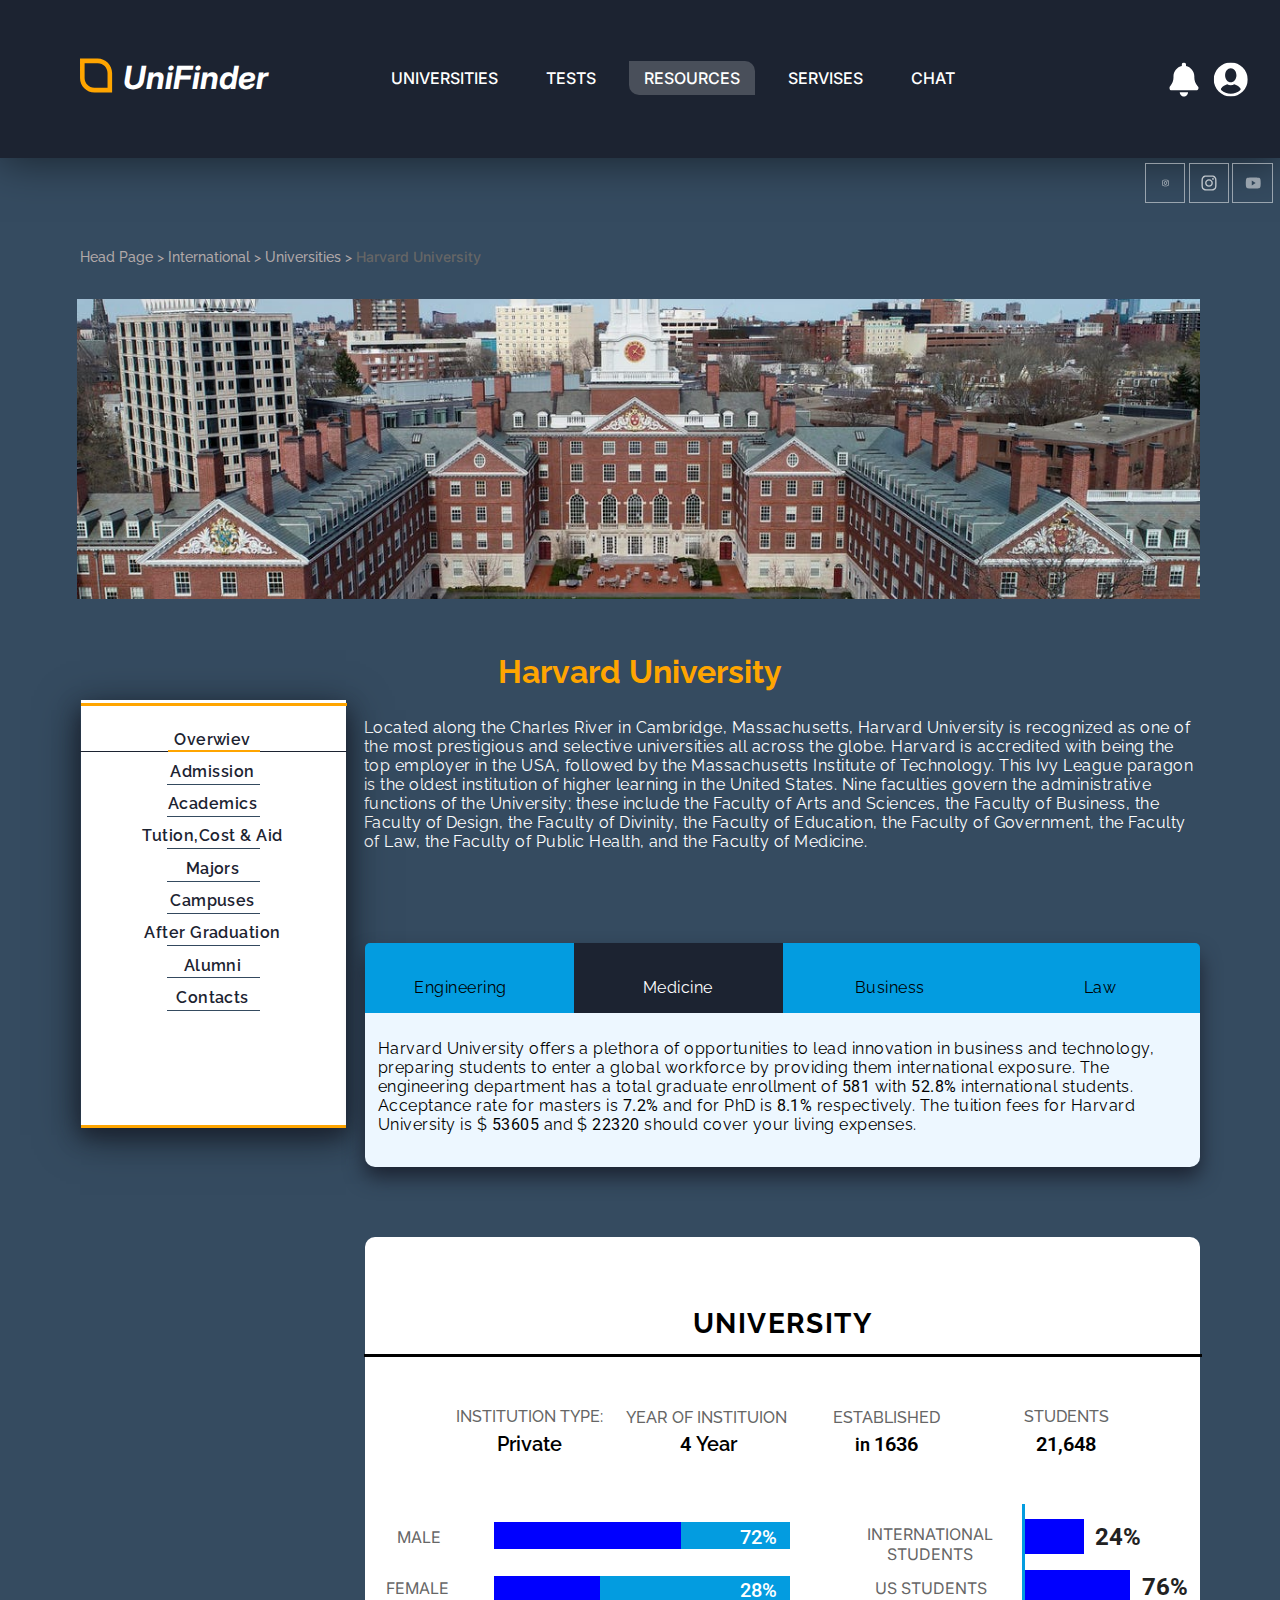
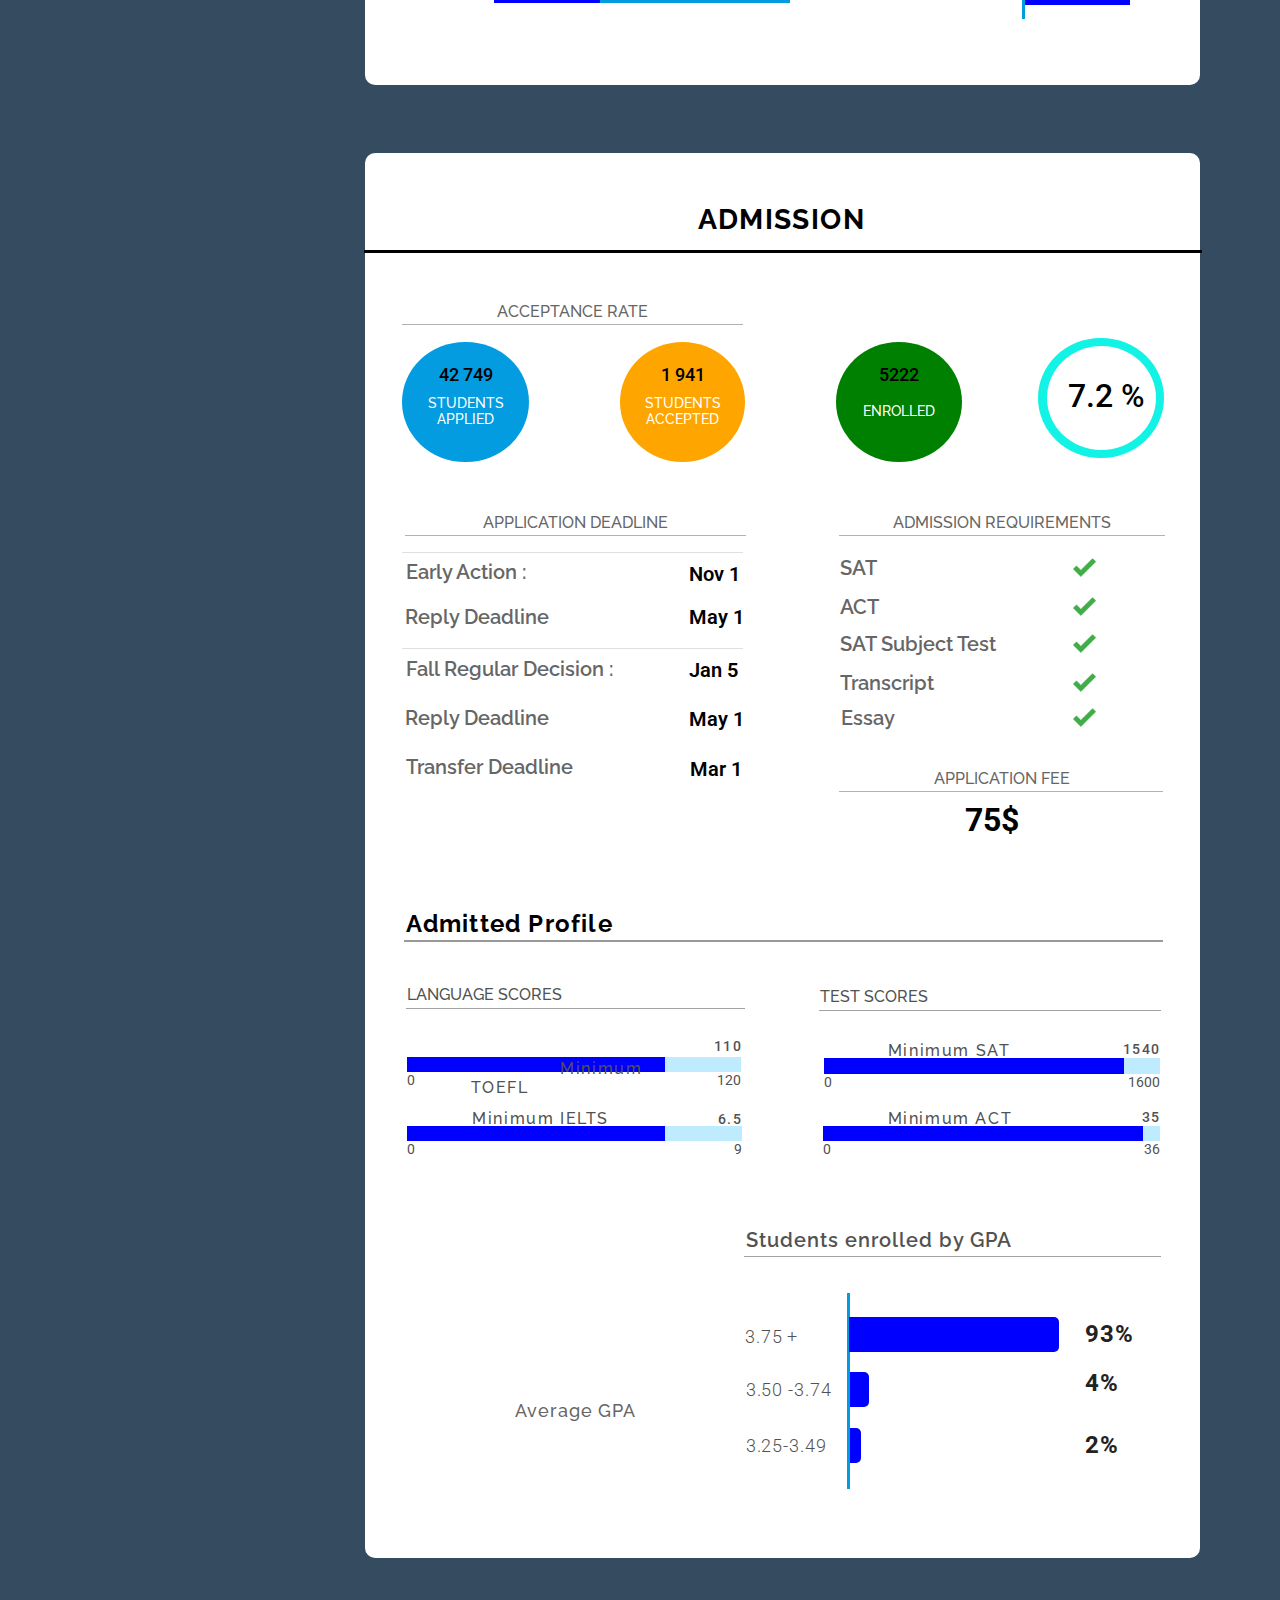
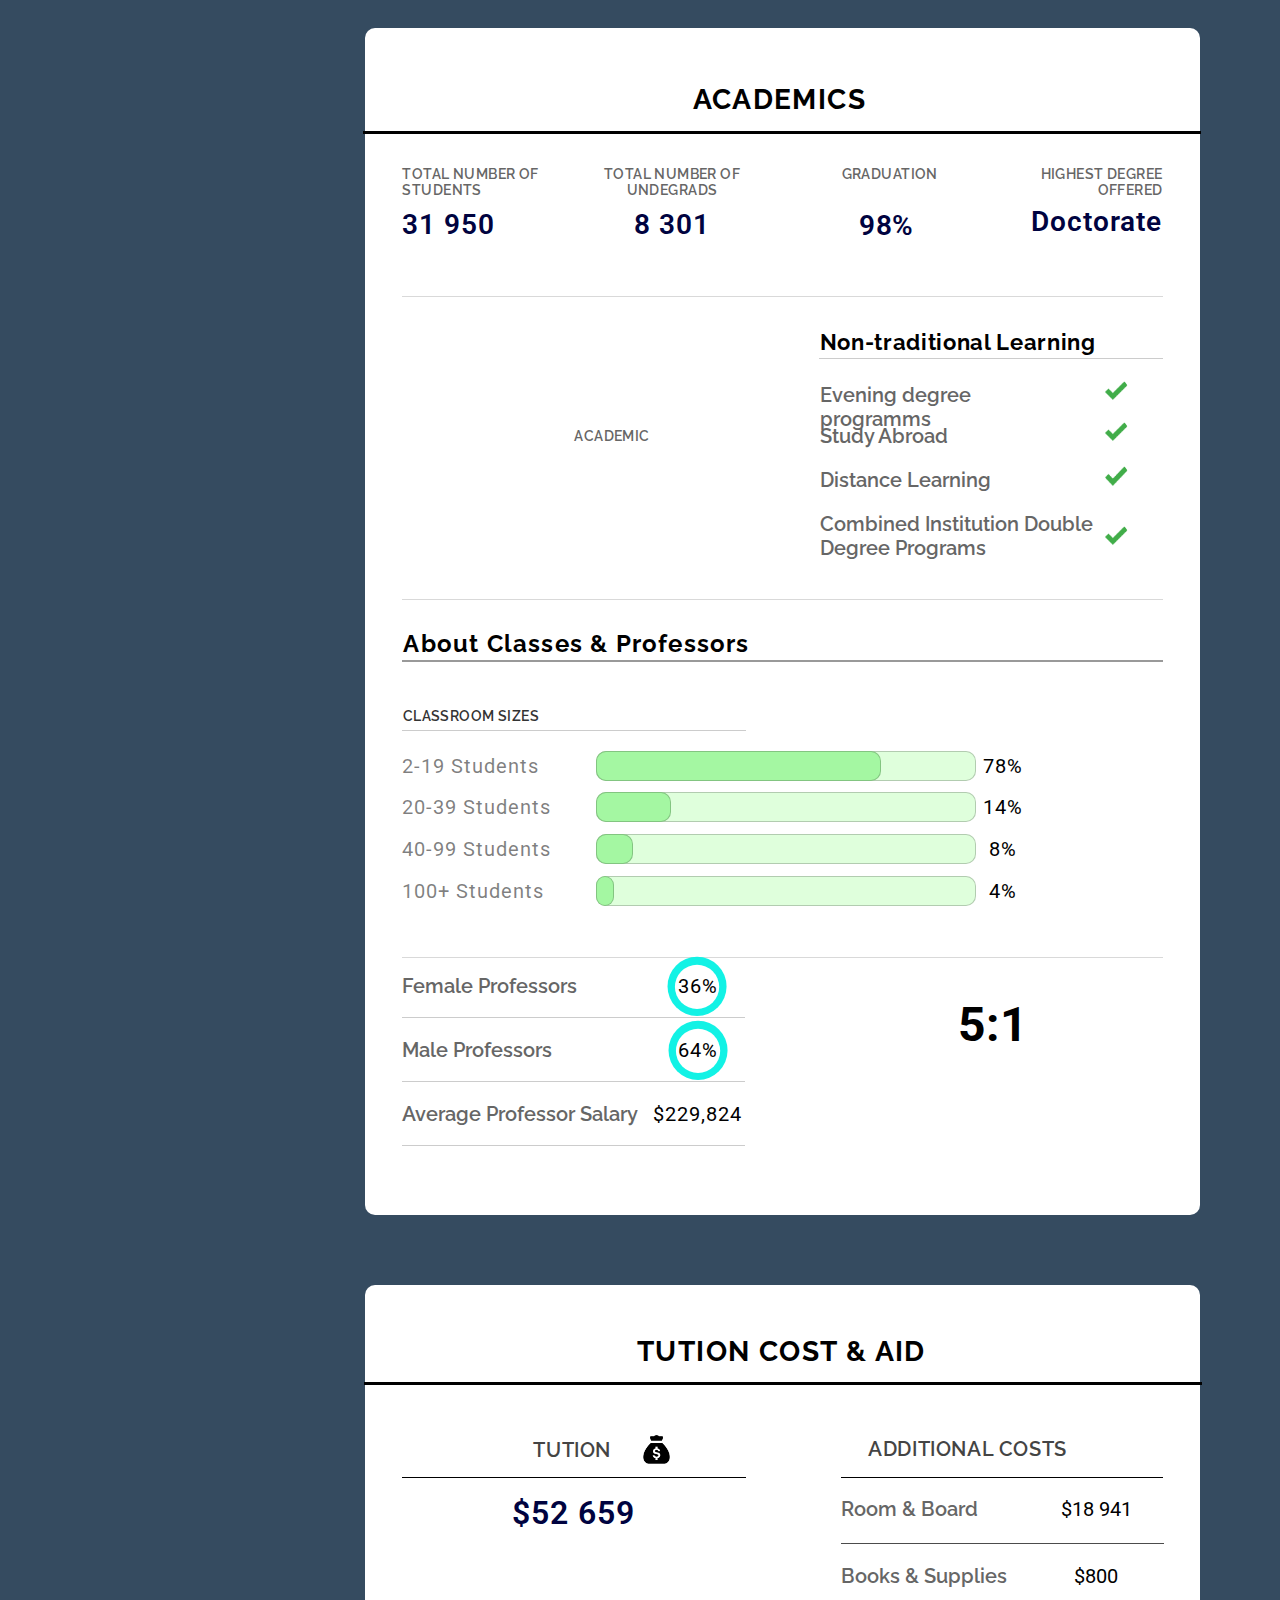
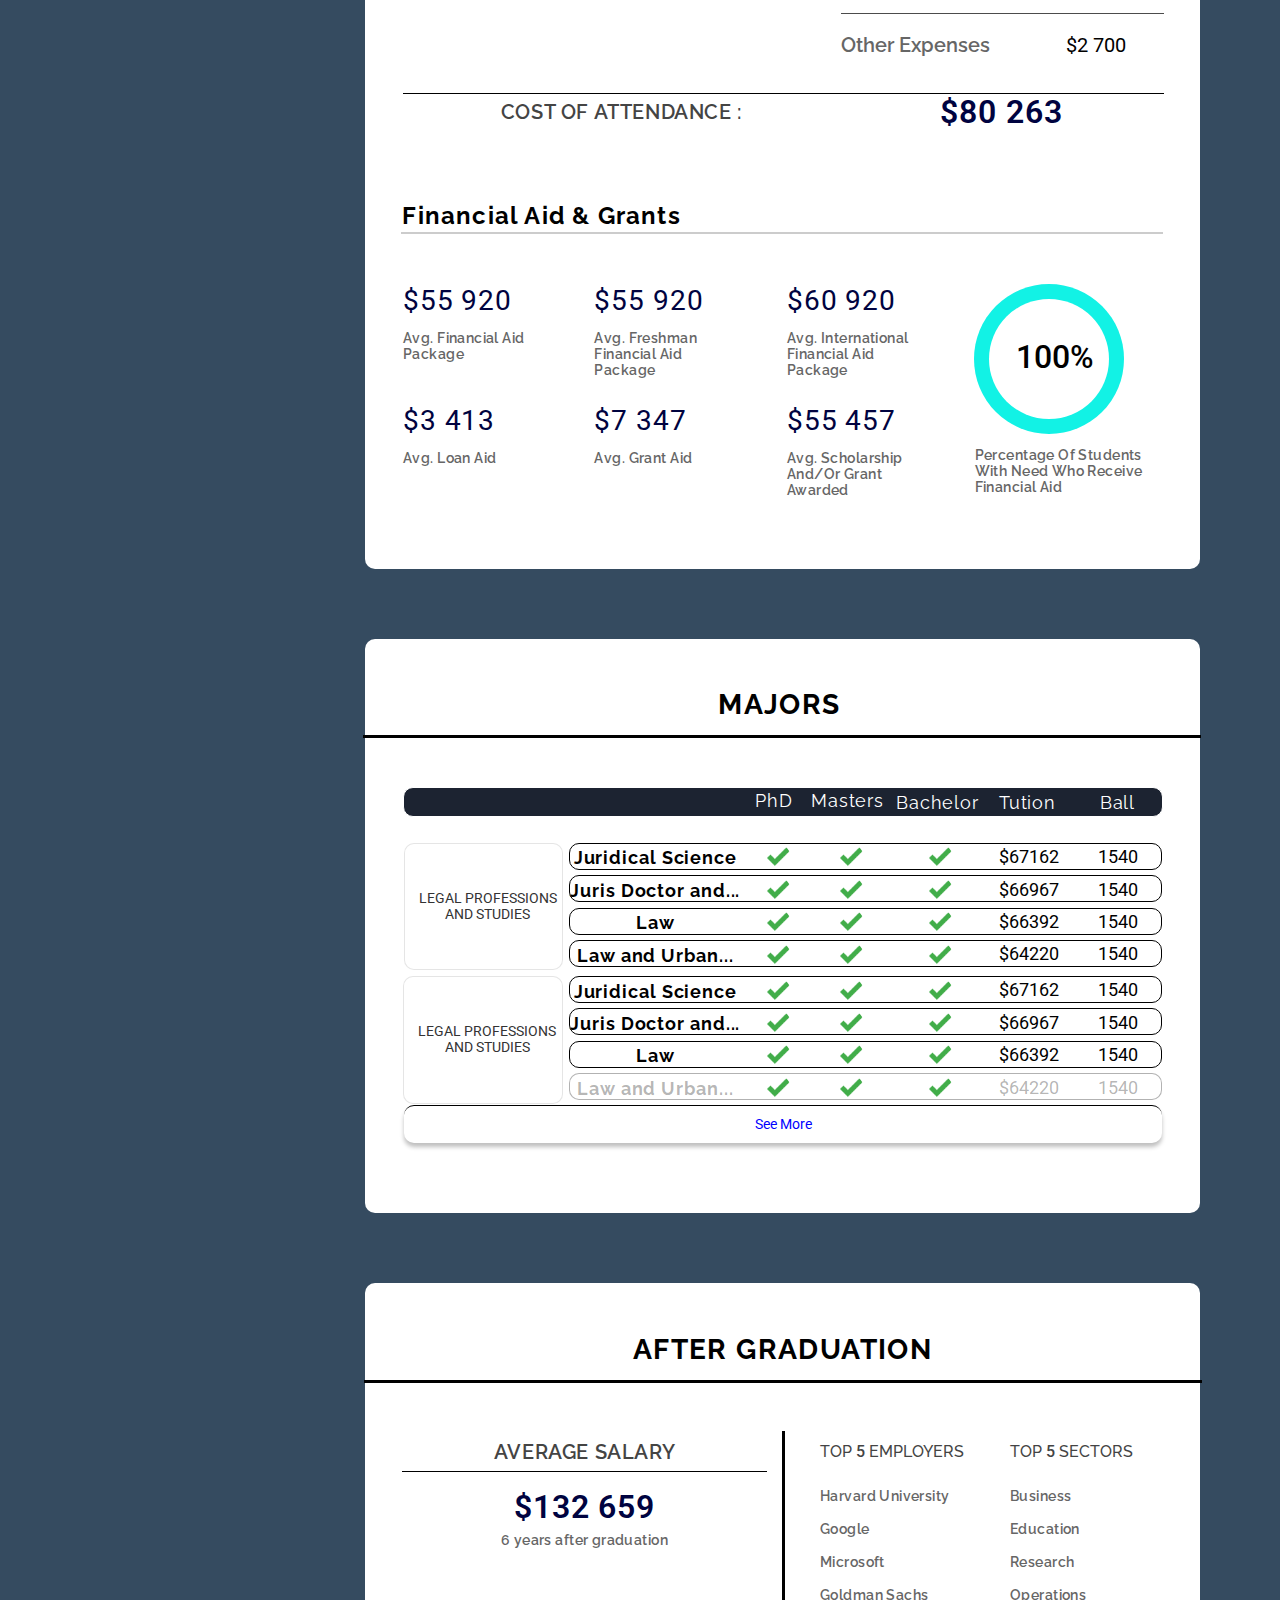
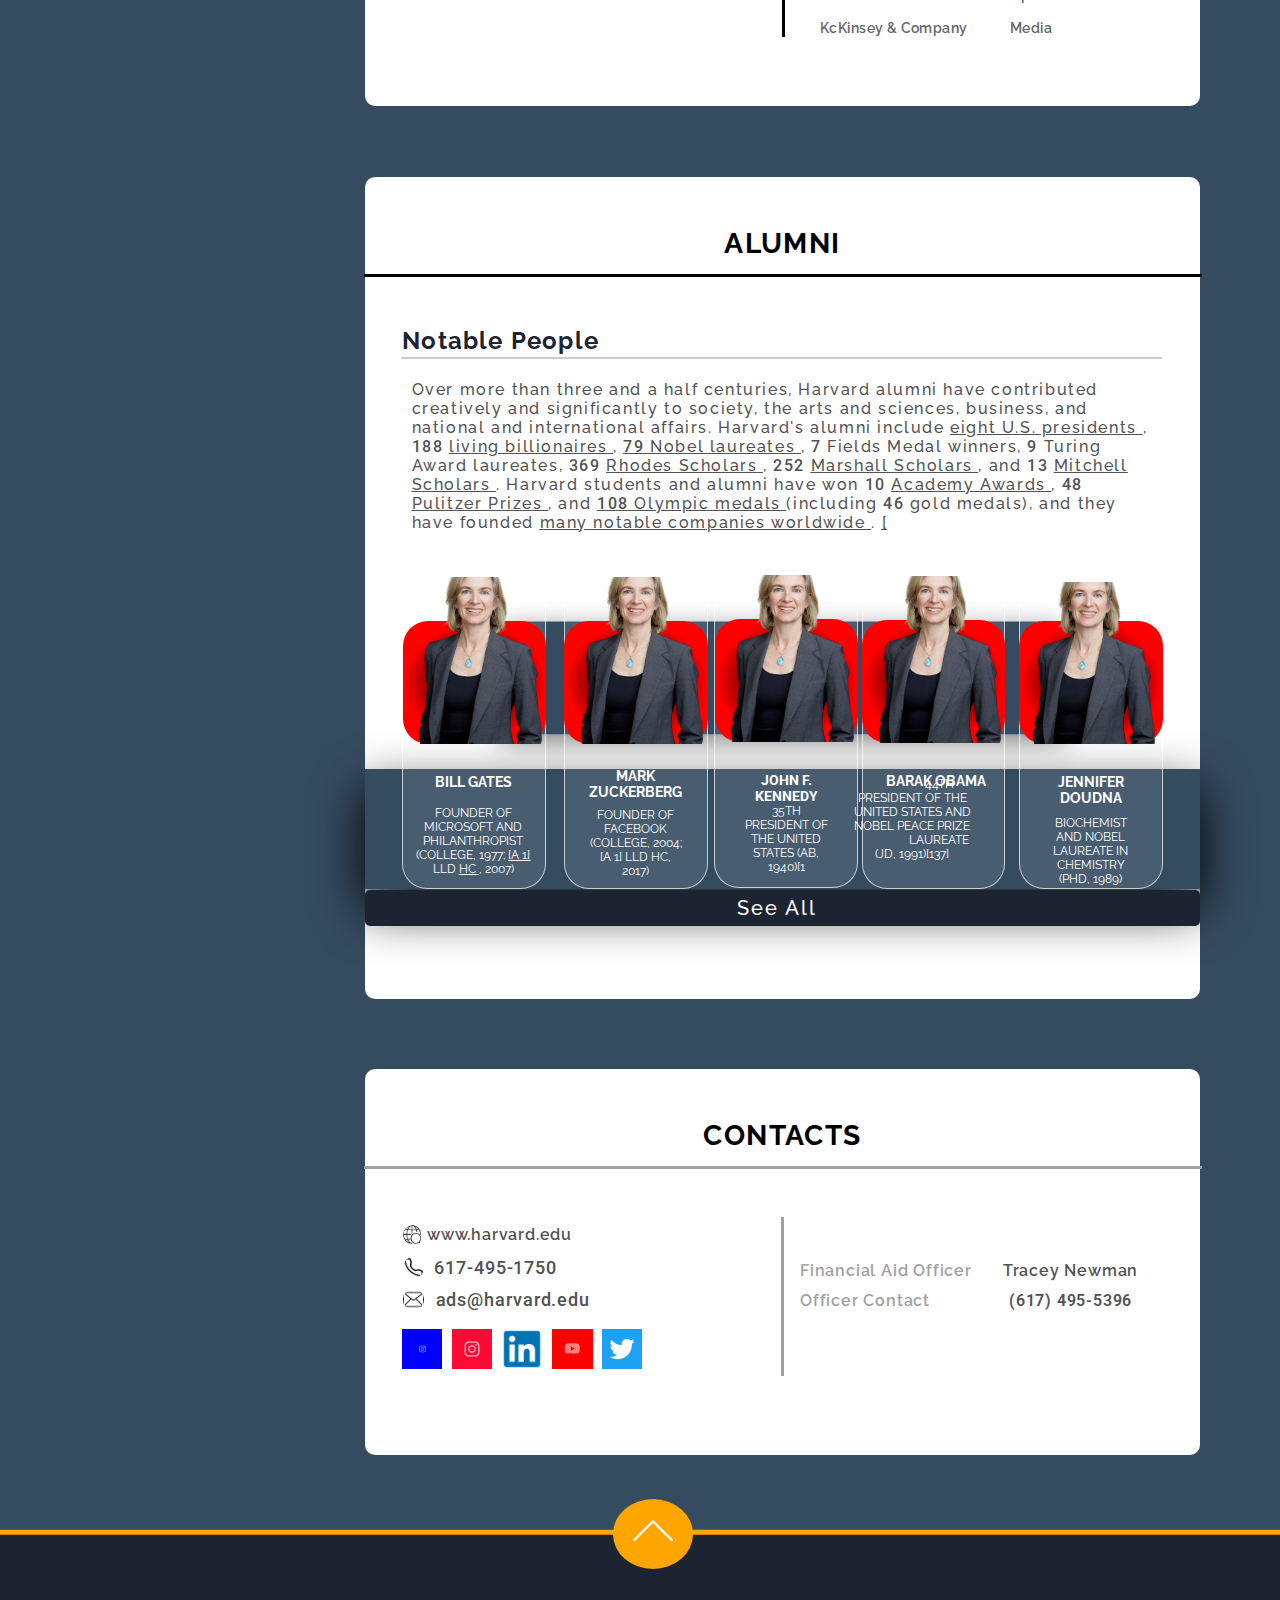
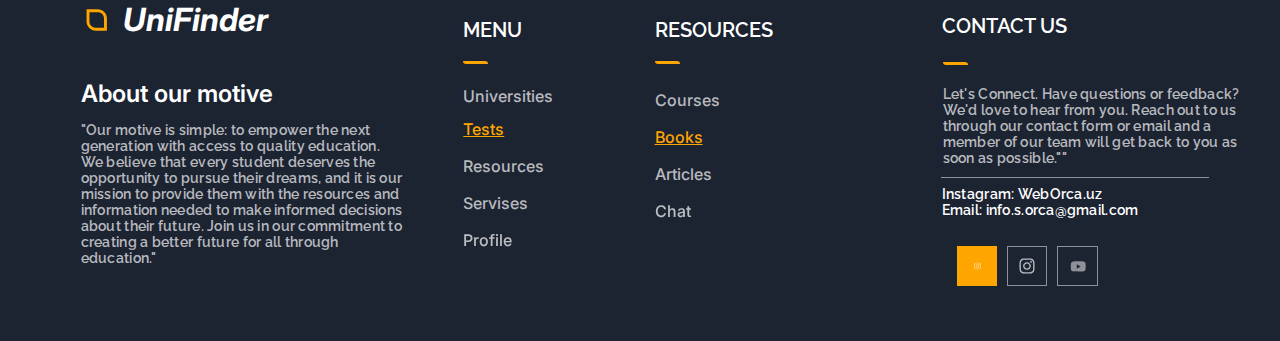
<file: Page-1/index.html>
<!DOCTYPE html>
<html>
  <head>
    <meta charset="utf-8" />
    <meta name="viewport" content="initial-scale=1, width=device-width" />

    <link rel="stylesheet" href="./global.css" />
    <link rel="stylesheet" href="./index.css" />
    <link
      rel="stylesheet"
      href="https://fonts.googleapis.com/css2?family=Raleway:wght@400;500;600;700&display=swap"
    />
    <link
      rel="stylesheet"
      href="https://fonts.googleapis.com/css2?family=Inter:ital,wght@0,400;0,500;0,600;1,700&display=swap"
    />
    <link
      rel="stylesheet"
      href="https://fonts.googleapis.com/css2?family=Roboto:wght@300;400;500;600;700&display=swap"
    />
    <title>Page-1</title>
  </head>
  <body>
    <div class="projects6">
      <div class="footer">
        <div class="footer-child"></div>
        <div class="column4">
          <div class="fb-parent">
            <div class="fb">
              <div class="vector-wrapper">
                <img class="vector-icon" alt="" src="./public/vector.svg" />
              </div>
            </div>
            <div class="fb">
              <div class="vector-container">
                <img class="vector-icon1" alt="" src="./public/vector.svg" />
              </div>
            </div>
            <div class="youtube">
              <div class="exclude-wrapper">
                <img class="exclude-icon" alt="" src="./public/exclude.svg" />
              </div>
            </div>
          </div>
          <div class="instagram-weborcauz-email-i-container">
            <p class="instagram-weborcauz">Instagram: WebOrca.uz</p>
            <p class="instagram-weborcauz">Email: info.s.orca@gmail.com</p>
          </div>
          <div class="column4-child"></div>
          <div class="lets-connect-have">
            Let's Connect. Have questions or feedback? We'd love to hear from
            you. Reach out to us through our contact form or email and a member
            of our team will get back to you as soon as possible.""
          </div>
          <div class="contact-us">Contact us</div>
          <div class="column4-item"></div>
        </div>
        <div class="column3">
          <div class="resources">Resources</div>
          <div class="column3-child"></div>
          <div class="menu">
            <div class="menu-item">
              <div class="universities">Courses</div>
            </div>
            <div class="menu-item1">
              <div class="universities1">Books</div>
            </div>
            <div class="menu-item">
              <div class="universities">Articles</div>
            </div>
            <div class="menu-item3">
              <div class="universities3">Chat</div>
            </div>
          </div>
        </div>
        <div class="column2">
          <div class="menu1">MENU</div>
          <div class="column2-child"></div>
          <div class="menu">
            <div class="menu-item4">
              <div class="universities">universities</div>
            </div>
            <div class="menu-item1">
              <div class="universities1">Tests</div>
            </div>
            <div class="menu-item">
              <div class="universities">Resources</div>
            </div>
            <div class="menu-item">
              <div class="universities">Servises</div>
            </div>
            <div class="menu-item3">
              <div class="universities3">Profile</div>
            </div>
          </div>
        </div>
        <div class="column1">
          <div class="logo">
            <img class="subtract-icon" alt="" src="./public/subtract.svg" />

            <i class="unifinder">
              <p class="instagram-weborcauz">UniFinder</p>
              <p class="instagram-weborcauz">&nbsp;</p>
              <p class="instagram-weborcauz">&nbsp;</p>
              <p class="instagram-weborcauz">&nbsp;</p>
            </i>
          </div>
          <div class="about-our-motive-container">
            <span class="about">About</span> our motive
          </div>
          <div class="our-motive-is">
            "Our motive is simple: to empower the next generation with access to
            quality education. We believe that every student deserves the
            opportunity to pursue their dreams, and it is our mission to provide
            them with the resources and information needed to make informed
            decisions about their future. Join us in our commitment to creating
            a better future for all through education."
          </div>
        </div>
      </div>
      <div class="projects6-child"></div>
      <img class="projects6-item" alt="" src="./public/vector-4.svg" />

      <div class="head-page-container">
        <span class="head-page"
          >Head page &gt; International &gt; Universities &gt;</span
        >
        <span class="harvard-university">
          <span class="span"> </span>
          <span>harvard University</span>
        </span>
      </div>
      <img class="projects6-inner" alt="" src="./public/rectangle-92@2x.png" />

      <b class="harvard-university1">Harvard University</b>
      <div class="located-along-the">
        Located along the Charles River in Cambridge, Massachusetts, Harvard
        University is recognized as one of the most prestigious and selective
        universities all across the globe. Harvard is accredited with being the
        top employer in the USA, followed by the Massachusetts Institute of
        Technology. This Ivy League paragon is the oldest institution of higher
        learning in the United States. Nine faculties govern the administrative
        functions of the University; these include the Faculty of Arts and
        Sciences, the Faculty of Business, the Faculty of Design, the Faculty of
        Divinity, the Faculty of Education, the Faculty of Government, the
        Faculty of Law, the Faculty of Public Health, and the Faculty of
        Medicine.
      </div>
      <div class="nav-bar">
        <div class="nav-bar-child"></div>
        <div class="nav-bar-item"></div>
        <div class="contacts">Contacts</div>
        <div class="nav-bar-inner"></div>
        <div class="alumni">Alumni</div>
        <div class="line-div"></div>
        <div class="after-graduation">After Graduation</div>
        <div class="nav-bar-child1"></div>
        <div class="campuses">Campuses</div>
        <div class="nav-bar-child2"></div>
        <div class="tutioncost-aid">Tution,Cost & Aid</div>
        <div class="nav-bar-child3"></div>
        <div class="majors">Majors</div>
        <div class="nav-bar-child4"></div>
        <div class="academics">Academics</div>
        <div class="nav-bar-child5"></div>
        <div class="admission">Admission</div>
        <div class="overwiev">Overwiev</div>
        <div class="nav-bar-child6"></div>
        <div class="rectangle-div"></div>
      </div>
      <div class="direct">
        <div class="direct-child"></div>
        <div class="direct-item"></div>
        <div class="direct-inner"></div>
        <div class="business">Business</div>
        <div class="law">Law</div>
        <div class="direct-child1"></div>
        <div class="direct-child2"></div>
        <div class="medicine">Medicine</div>
        <div class="harvard-university-offers-container">
          <span
            >Harvard University offers a plethora of opportunities to lead
            innovation in business and technology, preparing students to enter a
            global workforce by providing them international exposure. The
            engineering department has a total graduate enrollment of
          </span>
          <span class="span1">581</span>
          <span> with </span>
          <span class="span1">52.8%</span>
          <span> international students. Acceptance rate for masters is </span>
          <span class="span1">7.2%</span>
          <span> and for PhD is </span>
          <span class="span1">8.1%</span>
          <span>
            respectively. The tuition fees for Harvard University is $</span
          >
          <span class="span1">53605</span>
          <span> and $</span>
          <span class="span1">22320</span>
          <span> should cover your living expenses.</span>
        </div>
        <div class="engineering">Engineering</div>
      </div>
      <div class="projects6-child1"></div>
      <div class="projects6-child2"></div>
      <div class="projects6-child3"></div>
      <div class="overview">
        <div class="overview-body">
          <b class="b">76%</b>
          <b class="b1">24%</b>
          <div class="overview-body-child"></div>
          <div class="overview-body-item"></div>
          <div class="us-students">US students</div>
          <div class="international-students">International Students</div>
          <div class="overview-body-inner"></div>
          <div class="overview-body-child1"></div>
          <div class="overview-body-child2"></div>
          <div class="overview-body-child3"></div>
          <div class="div">72%</div>
          <div class="div1">28%</div>
          <div class="female">Female</div>
          <div class="male">Male</div>
          <div class="overview-body-child4"></div>
        </div>
        <b class="university">University</b>
        <div class="overview-header">
          <div class="div2">21,648</div>
          <div class="students">Students</div>
          <div class="in-1636">
            <span>in</span>
            <span class="span7"> 1636</span>
          </div>
          <div class="established">established</div>
          <div class="year">
            <span class="span8">4 </span>
            <span class="year1">Year</span>
          </div>
          <div class="year-of-instituion">Year of Instituion</div>
          <div class="private">Private</div>
          <div class="institution-type">Institution type:</div>
        </div>
        <div class="overview-child"></div>
      </div>
      <div class="admission1">
        <div class="admission-child"></div>
        <div class="gpa">
          <div class="left">
            <b class="b2">2%</b>
            <div class="left-child"></div>
            <div class="div3">3.25-3.49</div>
            <b class="b3">4%</b>
            <div class="left-item"></div>
            <div class="div4">3.50 -3.74</div>
            <div class="left-inner"></div>
            <div class="students-enrolled-by">Students enrolled by GPA</div>
            <div class="left-child1"></div>
            <div class="div5">3.75 +</div>
            <div class="left-child2"></div>
            <b class="b4">93%</b>
          </div>
          <div class="gpa-400">
            <b class="b5">
              <p class="instagram-weborcauz">4.00</p>
            </b>
            <div class="average-gpa">Average GPA</div>
          </div>
        </div>
        <div class="admit-profile">
          <div class="right">
            <div class="pattern-test">
              <div class="div6">9</div>
              <div class="pattern-test-child"></div>
              <div class="pattern-test-item"></div>
              <div class="minimum-ielts">
                <span class="m">M</span>inimum IELTS
              </div>
              <div class="div7">0</div>
              <div class="div8">6.5</div>
            </div>
            <div class="pattern-test1">
              <div class="div9">120</div>
              <div class="pattern-test-inner"></div>
              <div class="pattern-test-child1"></div>
              <div class="minimum-toefl">
                <span class="m">M</span>inimum TOEFL
              </div>
              <div class="div10">0</div>
              <div class="div11">110</div>
            </div>
            <div class="right-child"></div>
            <div class="language-scores">Language scores</div>
          </div>
          <div class="left1">
            <div class="left-child3"></div>
            <div class="test-scores">test scores</div>
            <div class="pattern-test2">
              <div class="div12">1600</div>
              <div class="pattern-test-child2"></div>
              <div class="pattern-test-child3"></div>
              <div class="minimum-sat"><span class="m">M</span>inimum SAT</div>
              <div class="div13">0</div>
              <div class="div14">1540</div>
            </div>
            <div class="pattern-test3">
              <div class="div15">36</div>
              <div class="pattern-test-child4"></div>
              <div class="pattern-test-child5"></div>
              <div class="minimum-act"><span class="m">M</span>inimum ACT</div>
              <div class="div16">0</div>
              <div class="div17">35</div>
            </div>
          </div>
          <div class="admit-profile-child"></div>
          <b class="admitted-profile">Admitted Profile</b>
        </div>
        <div class="admission-header">
          <div class="left2">
            <div class="stud-accrate">
              <div class="stud-accrate-child"></div>
              <div class="enrolled">Enrolled</div>
              <div class="div18">5222</div>
            </div>
            <div class="stud-acc">
              <div class="stud-acc-child"></div>
              <div class="students-accepted">
                <span class="students-accepted-txt-container">
                  <p class="instagram-weborcauz">Students</p>
                  <p class="instagram-weborcauz">accepted</p>
                </span>
              </div>
              <div class="div18">1 941</div>
            </div>
            <div class="stud-app">
              <div class="stud-app-child"></div>
              <div class="students-applied">
                <span class="students-accepted-txt-container">
                  <p class="instagram-weborcauz">Students</p>
                  <p class="instagram-weborcauz">applied</p>
                </span>
              </div>
              <div class="div20">42 749</div>
            </div>
            <div class="applic-deadline-child"></div>
            <div class="acceptance-rate">Acceptance rate</div>
            <div class="percentellipse">
              <div class="ellipse-up"></div>
              <div class="ellipse-down"></div>
              <div class="div21">7.2 %</div>
            </div>
          </div>
          <div class="admis-left">
            <img
              class="correct-mark-success-tick-vali-icon"
              alt=""
              src="./public/1398911-correct-mark-success-tick-valid-icon-3@2x.png"
            />

            <div class="sat-subject-test">SAT Subject Test</div>
            <img
              class="correct-mark-success-tick-vali-icon1"
              alt=""
              src="./public/1398911-correct-mark-success-tick-valid-icon-3@2x.png"
            />

            <div class="act">ACT</div>
            <img
              class="correct-mark-success-tick-vali-icon2"
              alt=""
              src="./public/1398911-correct-mark-success-tick-valid-icon-3@2x.png"
            />

            <div class="sat">SAT</div>
            <div class="admis-left-child"></div>
            <div class="admission-requirements">Admission requirements</div>
            <img
              class="correct-mark-success-tick-vali-icon3"
              alt=""
              src="./public/1398911-correct-mark-success-tick-valid-icon-3@2x.png"
            />

            <div class="transcript">Transcript</div>
            <img
              class="correct-mark-success-tick-vali-icon4"
              alt=""
              src="./public/1398911-correct-mark-success-tick-valid-icon-3@2x.png"
            />

            <div class="essay">Essay</div>
          </div>
          <div class="applic-deadline">
            <div class="may-1">May 1</div>
            <div class="reply-deadline">Reply Deadline</div>
            <div class="jan-5">Jan 5</div>
            <div class="fall-regular-decision">Fall Regular Decision :</div>
            <div class="nov-1">Nov 1</div>
            <div class="early-action">Early Action :</div>
            <div class="applic-deadline-child"></div>
            <div class="application-deadline">Application deadline</div>
            <div class="mar-1">Mar 1</div>
            <div class="transfer-deadline">Transfer Deadline</div>
            <div class="may-11">May 1</div>
            <div class="reply-deadline1">Reply Deadline</div>
          </div>
          <div class="applic-fee">
            <b class="b6">75$</b>
            <div class="applic-fee-child"></div>
            <div class="application-fee">Application Fee</div>
          </div>
          <div class="admission-header-child"></div>
          <b class="admission2">Admission</b>
        </div>
      </div>
      <div class="projects6-child4"></div>
      <div class="projects6-child5"></div>
      <div class="projects6-child6"></div>
      <div class="academics1">
        <div class="academics-child"></div>
        <div class="academics-item"></div>
        <div class="academics-inner"></div>
        <b class="academics2">Academics</b>
        <div class="academics-child1"></div>
        <div class="academic-calendar">
          <img
            class="correct-mark-success-tick-vali-icon5"
            alt=""
            src="./public/1398911-correct-mark-success-tick-valid-icon-3@2x.png"
          />

          <div class="combined-institution-double">
            Combined Institution Double Degree Programs
          </div>
          <img
            class="correct-mark-success-tick-vali-icon6"
            alt=""
            src="./public/1398911-correct-mark-success-tick-valid-icon-3@2x.png"
          />

          <div class="distance-learning">Distance Learning</div>
          <img
            class="correct-mark-success-tick-vali-icon7"
            alt=""
            src="./public/1398911-correct-mark-success-tick-valid-icon-3@2x.png"
          />

          <div class="study-abroad">Study Abroad</div>
          <div class="academic-calendar-child"></div>
          <b class="non-traditional-learning">Non-traditional Learning</b>
          <div class="academic-calendar1">
            <p class="academic">Academic</p>
            <p class="instagram-weborcauz">calendar</p>
          </div>
          <b class="semester">
            <p class="instagram-weborcauz">Semester</p>
          </b>
          <img
            class="correct-mark-success-tick-vali-icon8"
            alt=""
            src="./public/1398911-correct-mark-success-tick-valid-icon-3@2x.png"
          />

          <div class="evening-degree-programms">Evening degree programms</div>
        </div>
        <div class="academics-child2"></div>
        <b class="about-classes">About Classes & Professors</b>
        <div class="classes">
          <div class="div22">4%</div>
          <div class="classes-child"></div>
          <div class="classes-item"></div>
          <div class="students3">100+ Students</div>
          <div class="div23">8%</div>
          <div class="classes-inner"></div>
          <div class="classes-child1"></div>
          <div class="students4">40-99 Students</div>
          <div class="div24">14%</div>
          <div class="classes-child2"></div>
          <div class="classes-child3"></div>
          <div class="students5">20-39 Students</div>
          <div class="div25">78%</div>
          <div class="classes-child4"></div>
          <div class="classroom-sizes">Classroom Sizes</div>
          <div class="classes-child5"></div>
          <div class="classes-child6"></div>
          <div class="students6">2-19 Students</div>
        </div>
        <div class="academic-header">
          <div class="graduation-rate">
            <p class="academic">GraduAtion</p>
            <p class="instagram-weborcauz">Rate</p>
          </div>
          <div class="div26">98%</div>
          <div class="doctorate"><span class="m">D</span>octorate</div>
          <div class="highest-degree-offered">highest degree offered</div>
          <div class="total-number-of">Total number of undegrads</div>
          <div class="div27">8 301</div>
          <div class="total-number-of1">Total number of students</div>
          <div class="div28">31 950</div>
          <div class="academic-header-child"></div>
        </div>
        <div class="professors">
          <div class="professors-child"></div>
          <div class="div29">$229,824</div>
          <div class="average-professor-salary">Average Professor Salary</div>
          <div class="professors-item"></div>
          <div class="percentile">
            <img
              class="percentellipse-icon"
              alt=""
              src="./public/percentellipse.svg"
            />

            <div class="div30">64%</div>
          </div>
          <div class="male-professors">Male Professors</div>
          <div class="professors-inner"></div>
          <div class="percentile1">
            <img
              class="percentellipse-icon1"
              alt=""
              src="./public/percentellipse.svg"
            />

            <div class="div30">36%</div>
          </div>
          <div class="female-professors">Female Professors</div>
          <div class="gpa-4001">
            <b class="b5">5:1</b>
            <div class="average-gpa">
              <p class="instagram-weborcauz">Student Faculty</p>
              <p class="instagram-weborcauz">Ratio</p>
            </div>
          </div>
        </div>
      </div>
      <div class="tution-cost">
        <div class="tution-cost-child"></div>
        <div class="tution-cost-item"></div>
        <b class="tution-cost1">Tution cost & Aid</b>
        <div class="tution-costaid">
          <div class="cost">
            <div class="cost-of-attendance">Cost of attendance :</div>
            <div class="div32">$80 263</div>
            <div class="cost-child"></div>
            <div class="cost-item"></div>
            <div class="cost-inner"></div>
            <div class="other-expenses">Other Expenses</div>
            <div class="div33">$2 700</div>
            <div class="cost-child1"></div>
            <div class="books-supplies">Books & Supplies</div>
            <div class="div34">$800</div>
            <div class="additional-costs">Additional costs</div>
            <div class="tution">Tution</div>
            <div class="div35">$52 659</div>
            <img
              class="bag-money-icon-1"
              alt=""
              src="./public/2639867-bag-money-icon-1@2x.png"
            />

            <div class="room-board">Room & Board</div>
            <div class="div36">$18 941</div>
            <div class="cost-child2"></div>
          </div>
          <div class="tution-costaid-child"></div>
          <b class="financial-aid">Financial Aid & Grants</b>
          <div class="financial-grants">
            <div class="right-aids">
              <div class="avg-scholarship-andor">
                Avg. Scholarship and/or Grant awarded
              </div>
              <div class="div37">$55 457</div>
              <div class="avg-grant-aid">Avg. Grant Aid</div>
              <div class="div38">$7 347</div>
              <div class="avg-loan-aid">Avg. Loan Aid</div>
              <div class="div39">$3 413</div>
            </div>
            <div class="right-aids1">
              <div class="avg-scholarship-andor">
                Avg. International financial Aid package
              </div>
              <div class="div37">$60 920</div>
              <div class="avg-grant-aid">
                Avg. Freshman financial Aid package
              </div>
              <div class="div38">$55 920</div>
              <div class="avg-loan-aid">Avg. financial Aid package</div>
              <div class="div39">$55 920</div>
            </div>
            <div class="percentellipse1">
              <div class="ellipse-up1"></div>
              <div class="ellipse-down1"></div>
              <div class="div43">100%</div>
            </div>
            <div class="percentage-of-students">
              Percentage of students with need who receive financial aid
            </div>
          </div>
        </div>
      </div>
      <div class="majors1">
        <div class="majors-child"></div>
        <div class="majors-item"></div>
        <b class="majors2">Majors</b>
        <div class="majors3">
          <div class="major-item">
            <div class="major-item-child"></div>
            <div class="div44">1540</div>
            <img
              class="correct-mark-success-tick-vali-icon9"
              alt=""
              src="./public/1398911-correct-mark-success-tick-valid-icon-7@2x.png"
            />

            <img
              class="correct-mark-success-tick-vali-icon10"
              alt=""
              src="./public/1398911-correct-mark-success-tick-valid-icon-7@2x.png"
            />

            <b class="law-and-urban">Law and Urban...</b>
            <img
              class="correct-mark-success-tick-vali-icon11"
              alt=""
              src="./public/1398911-correct-mark-success-tick-valid-icon-7@2x.png"
            />

            <div class="div45">$64220</div>
          </div>
          <div class="major-item1">
            <div class="major-item-item"></div>
            <div class="div44">1540</div>
            <img
              class="correct-mark-success-tick-vali-icon9"
              alt=""
              src="./public/1398911-correct-mark-success-tick-valid-icon-7@2x.png"
            />

            <img
              class="correct-mark-success-tick-vali-icon10"
              alt=""
              src="./public/1398911-correct-mark-success-tick-valid-icon-7@2x.png"
            />

            <b class="law-and-urban">Juris Doctor and...</b>
            <img
              class="correct-mark-success-tick-vali-icon11"
              alt=""
              src="./public/1398911-correct-mark-success-tick-valid-icon-7@2x.png"
            />

            <div class="div45">$66967</div>
          </div>
          <div class="major-item2">
            <div class="major-item-item"></div>
            <div class="div44">1540</div>
            <img
              class="correct-mark-success-tick-vali-icon9"
              alt=""
              src="./public/1398911-correct-mark-success-tick-valid-icon-7@2x.png"
            />

            <img
              class="correct-mark-success-tick-vali-icon10"
              alt=""
              src="./public/1398911-correct-mark-success-tick-valid-icon-7@2x.png"
            />

            <b class="law-and-urban">Law </b>
            <img
              class="correct-mark-success-tick-vali-icon11"
              alt=""
              src="./public/1398911-correct-mark-success-tick-valid-icon-7@2x.png"
            />

            <div class="div45">$66392</div>
          </div>
          <div class="major-item3">
            <div class="major-item-item"></div>
            <div class="div44">1540</div>
            <img
              class="correct-mark-success-tick-vali-icon9"
              alt=""
              src="./public/1398911-correct-mark-success-tick-valid-icon-7@2x.png"
            />

            <img
              class="correct-mark-success-tick-vali-icon10"
              alt=""
              src="./public/1398911-correct-mark-success-tick-valid-icon-7@2x.png"
            />

            <b class="law-and-urban">Juridical Science</b>
            <img
              class="correct-mark-success-tick-vali-icon11"
              alt=""
              src="./public/1398911-correct-mark-success-tick-valid-icon-7@2x.png"
            />

            <div class="div45">$67162</div>
          </div>
          <div class="major-right">
            <div class="major-right-child"></div>
            <div class="legal-professions-and">
              LEGAL PROFESSIONS AND STUDIES
            </div>
          </div>
          <div class="major-item4">
            <div class="major-item-item"></div>
            <div class="div44">1540</div>
            <img
              class="correct-mark-success-tick-vali-icon9"
              alt=""
              src="./public/1398911-correct-mark-success-tick-valid-icon-7@2x.png"
            />

            <img
              class="correct-mark-success-tick-vali-icon10"
              alt=""
              src="./public/1398911-correct-mark-success-tick-valid-icon-7@2x.png"
            />

            <b class="law-and-urban">Law and Urban...</b>
            <img
              class="correct-mark-success-tick-vali-icon11"
              alt=""
              src="./public/1398911-correct-mark-success-tick-valid-icon-7@2x.png"
            />

            <div class="div45">$64220</div>
          </div>
          <div class="major-item5">
            <div class="major-item-item"></div>
            <div class="div44">1540</div>
            <img
              class="correct-mark-success-tick-vali-icon9"
              alt=""
              src="./public/1398911-correct-mark-success-tick-valid-icon-7@2x.png"
            />

            <img
              class="correct-mark-success-tick-vali-icon10"
              alt=""
              src="./public/1398911-correct-mark-success-tick-valid-icon-7@2x.png"
            />

            <b class="law-and-urban">Juris Doctor and...</b>
            <img
              class="correct-mark-success-tick-vali-icon11"
              alt=""
              src="./public/1398911-correct-mark-success-tick-valid-icon-7@2x.png"
            />

            <div class="div45">$66967</div>
          </div>
          <div class="major-item6">
            <div class="major-item-item"></div>
            <div class="div44">1540</div>
            <img
              class="correct-mark-success-tick-vali-icon9"
              alt=""
              src="./public/1398911-correct-mark-success-tick-valid-icon-7@2x.png"
            />

            <img
              class="correct-mark-success-tick-vali-icon10"
              alt=""
              src="./public/1398911-correct-mark-success-tick-valid-icon-7@2x.png"
            />

            <b class="law-and-urban">Law </b>
            <img
              class="correct-mark-success-tick-vali-icon11"
              alt=""
              src="./public/1398911-correct-mark-success-tick-valid-icon-7@2x.png"
            />

            <div class="div45">$66392</div>
          </div>
          <div class="major-head">
            <div class="major-head-child"></div>
            <div class="tution1">Tution</div>
            <div class="ball">Ball</div>
            <div class="bachelor">Bachelor</div>
            <div class="masters">Masters</div>
            <div class="phd">PhD</div>
          </div>
          <div class="major-item7">
            <div class="major-item-item"></div>
            <div class="div44">1540</div>
            <img
              class="correct-mark-success-tick-vali-icon9"
              alt=""
              src="./public/1398911-correct-mark-success-tick-valid-icon-7@2x.png"
            />

            <img
              class="correct-mark-success-tick-vali-icon10"
              alt=""
              src="./public/1398911-correct-mark-success-tick-valid-icon-7@2x.png"
            />

            <b class="law-and-urban">Juridical Science</b>
            <img
              class="correct-mark-success-tick-vali-icon11"
              alt=""
              src="./public/1398911-correct-mark-success-tick-valid-icon-7@2x.png"
            />

            <div class="div45">$67162</div>
          </div>
          <div class="major-right1">
            <div class="major-right-item"></div>
            <div class="legal-professions-and1">
              LEGAL PROFESSIONS AND STUDIES
            </div>
          </div>
          <div class="major-footer">
            <div class="major-footer-child"></div>
            <div class="see-more">See More</div>
          </div>
        </div>
      </div>
      <div class="graduation1">
        <div class="graduation-child"></div>
        <div class="graduation-item"></div>
        <b class="after-graduation1">After Graduation</b>
        <div class="graduation-left">
          <div class="sectors">
            <div class="media">Media</div>
            <div class="operations">Operations</div>
            <div class="research">Research</div>
            <div class="education">Education</div>
            <div class="business1">Business</div>
            <div class="top-5-sectors-container">
              <span class="top-5-sectors-container1">
                <span class="head-page">top</span>
                <span class="span9"> 5</span>
                <span class="head-page"> Sectors</span>
              </span>
            </div>
          </div>
          <div class="employers">
            <div class="kckinsey-company">KcKinsey & Company</div>
            <div class="goldman-sachs">Goldman Sachs</div>
            <div class="microsoft">Microsoft</div>
            <div class="google">Google</div>
            <div class="harvard-university2">Harvard University</div>
            <div class="top-5-employers-container">
              <span class="top-5-sectors-container1">
                <span class="head-page">top</span>
                <span class="span9"> 5</span>
                <span class="head-page"> employers</span>
              </span>
            </div>
          </div>
        </div>
        <div class="graduation-right">
          <div class="average-salary">Average salary</div>
          <div class="div60">$132 659</div>
          <div class="graduation-right-child"></div>
          <div class="years-after-graduation">6 years after graduation</div>
          <div class="graduation-right-item"></div>
        </div>
      </div>
      <div class="alumni1">
        <div class="alumni-child"></div>
        <div class="low-bar">
          <img class="items-icon" alt="" src="./public/items.svg" />

          <div class="low-bar-child"></div>
          <div class="rectangle-parent">
            <div class="group-child"></div>
            <div class="group-item"></div>
            <div class="bill-gates-founder-container">
              <span class="top-5-sectors-container1">
                <p class="instagram-weborcauz">
                  <b class="bill-gates1">BILL GATES</b>
                </p>
                <p class="instagram-weborcauz">
                  <b class="bill-gates1">&nbsp;</b>
                </p>
                <p class="instagram-weborcauz">
                  <span
                    >Founder of Microsoft and philanthropist (College, 1977;
                  </span>
                  <a
                    class="hc"
                    href="https://en.wikipedia.org/wiki/Harvard_University#cite_note-nodegree-141"
                    target="_blank"
                  >
                    <span>
                      <span class="many-notable-companies">[a 1]</span>
                    </span>
                  </a>
                  <span> LLD </span>
                  <a
                    class="hc"
                    href="https://en.wikipedia.org/wiki/Honorary_degree"
                    target="_blank"
                  >
                    <span>
                      <span class="many-notable-companies">hc</span>
                    </span>
                  </a>
                  <span>, 2007) </span>
                </p>
              </span>
            </div>
            <img
              class="removebg-preview-1-icon"
              alt=""
              src="./public/-removebgpreview-1@2x.png"
            />
          </div>
          <div class="rectangle-group">
            <div class="group-child"></div>
            <div class="group-item"></div>
            <div class="mark-zuckerberg-founder-container">
              <span class="top-5-sectors-container1">
                <p class="instagram-weborcauz">
                  <b class="mark-b">Mark Zuckerberg</b>
                </p>
                <p class="founder-of-facebook">
                  Founder of Facebook (College, 2004;[a 1] LLD hc, 2017)
                </p>
              </span>
            </div>
            <img
              class="removebg-preview-1-icon"
              alt=""
              src="./public/-removebgpreview-1@2x.png"
            />
          </div>
          <div class="rectangle-container">
            <div class="group-child"></div>
            <div class="group-item"></div>
            <div class="barak-obama-44th-container">
              <span class="top-5-sectors-container1">
                <p class="instagram-weborcauz2">
                  <b>barak obama</b>
                </p>
                <p class="instagram-weborcauz">
                  <b>&nbsp;</b>
                </p>
                <p class="founder-of-facebook2">
                  44th President of the United States and Nobel Peace Prize
                  laureate (JD, 1991)[137]
                </p>
              </span>
            </div>
            <img
              class="removebg-preview-1-icon"
              alt=""
              src="./public/-removebgpreview-1@2x.png"
            />
          </div>
          <div class="group-div">
            <div class="group-child"></div>
            <div class="group-item"></div>
            <div class="john-f-kennedy-container">
              <span class="top-5-sectors-container1">
                <p class="instagram-weborcauz">
                  <b>John F. kennedy</b>
                </p>
                <p class="th-president-of1">
                  35th President of the United States (AB, 1940)[1
                </p>
              </span>
            </div>
            <img
              class="removebg-preview-1-icon"
              alt=""
              src="./public/-removebgpreview-1@2x.png"
            />
          </div>
          <div class="rectangle-parent1">
            <div class="group-child6"></div>
            <div class="group-child7"></div>
            <div class="jennifer-doudna-biochemist-container">
              <span class="top-5-sectors-container1">
                <p class="instagram-weborcauz">
                  <b>jennifer doudna</b>
                </p>
                <p class="founder-of-facebook3">
                  Biochemist and Nobel laureate in chemistry (PhD, 1989)
                </p>
              </span>
            </div>
            <img
              class="removebg-preview-1-icon4"
              alt=""
              src="./public/-removebgpreview-1@2x.png"
            />
          </div>
        </div>
        <div class="see-all-wrapper">
          <div class="see-all">see all</div>
        </div>
        <div class="alumni-item"></div>
        <b class="alumni2">Alumni</b>
        <div class="alumni-inner"></div>
        <b class="notable-people">Notable People</b>
        <div class="over-more-than-container">
          <span class="top-5-sectors-container1">
            <span class="head-page"
              >Over more than three and a half centuries, Harvard alumni have
              contributed creatively and significantly to society, the arts and
              sciences, business, and national and international affairs.
              Harvard's alumni include
            </span>
            <a
              class="hc"
              href="https://en.wikipedia.org/wiki/List_of_presidents_of_the_United_States_by_education"
              target="_blank"
            >
              <span class="head-page">
                <span class="many-notable-companies"
                  >eight U.S. presidents</span
                >
              </span>
            </a>
            <span class="head-page">, </span>
            <span class="span9">188</span>
            <span class="head-page"> </span>
            <a
              class="hc"
              href="https://en.wikipedia.org/wiki/List_of_universities_by_number_of_billionaire_alumni"
              target="_blank"
            >
              <span class="head-page">
                <span class="many-notable-companies">living billionaires</span>
              </span>
            </a>
            <span class="head-page">, </span>
            <span class="span9"> </span>
            <a
              class="hc"
              href="https://en.wikipedia.org/wiki/List_of_Nobel_laureates_affiliated_with_Harvard_University"
              target="_blank"
            >
              <span class="many-notable-companies">
                <span class="span9">79</span>
                <span class="head-page"> Nobel laureates</span>
              </span>
            </a>
            <span class="head-page">, </span>
            <span class="span9">7</span>
            <span class="fields-medal-winners"> Fields Medal winners, </span>
            <span class="span9">9</span>
            <span class="fields-medal-winners"> Turing Award laureates, </span>
            <span class="span9">369</span>
            <span class="head-page"> </span>
            <a
              class="hc"
              href="https://en.wikipedia.org/wiki/Rhodes_Scholarship"
              target="_blank"
            >
              <span class="head-page">
                <span class="many-notable-companies">Rhodes Scholars</span>
              </span>
            </a>
            <span class="head-page">, </span>
            <span class="span9">252</span>
            <span class="head-page"> </span>
            <a
              class="hc"
              href="https://en.wikipedia.org/wiki/Marshall_Scholarship"
              target="_blank"
            >
              <span class="head-page">
                <span class="many-notable-companies">Marshall Scholars</span>
              </span>
            </a>
            <span class="head-page">, and </span>
            <span class="span9">13</span>
            <span class="head-page"> </span>
            <a
              class="hc"
              href="https://en.wikipedia.org/wiki/Mitchell_Scholarship"
              target="_blank"
            >
              <span class="head-page">
                <span class="many-notable-companies">Mitchell Scholars</span>
              </span>
            </a>
            <span class="head-page"
              >. Harvard students and alumni have won
            </span>
            <span class="span9">10</span>
            <span class="head-page"> </span>
            <a
              class="hc"
              href="https://en.wikipedia.org/wiki/Academy_Awards"
              target="_blank"
            >
              <span class="head-page">
                <span class="many-notable-companies">Academy Awards</span>
              </span>
            </a>
            <span class="head-page">, </span>
            <span class="span9">48</span>
            <span class="head-page"> </span>
            <a
              class="hc"
              href="https://en.wikipedia.org/wiki/Pulitzer_Prize"
              target="_blank"
            >
              <span class="head-page">
                <span class="many-notable-companies">Pulitzer Prizes</span>
              </span>
            </a>
            <span class="head-page">, and </span>
            <a
              class="hc"
              href="https://en.wikipedia.org/wiki/List_of_American_universities_with_Olympic_medals"
              target="_blank"
            >
              <span class="many-notable-companies">
                <span class="span9">108</span>
              </span>
              <span class="head-page">
                <span class="many-notable-companies"> Olympic medals</span>
              </span>
            </a>
            <span class="head-page"> (including </span>
            <span class="span9">46</span>
            <span class="head-page"> gold medals), and they have founded </span>
            <a
              class="hc"
              href="https://en.wikipedia.org/wiki/List_of_companies_founded_by_Harvard_University_alumni"
              target="_blank"
            >
              <span class="head-page">
                <span class="many-notable-companies"
                  >many notable companies worldwide</span
                >
              </span>
            </a>
            <span class="head-page">. </span>
            <a
              class="hc"
              href="https://en.wikipedia.org/wiki/Harvard_University#cite_note-130"
              target="_blank"
            >
              <span class="head-page">
                <span class="many-notable-companies">[</span>
              </span>
            </a>
          </span>
        </div>
      </div>
      <div class="projects6-child7"></div>
      <div class="projects6-child8"></div>
      <div class="contacts1">
        <div class="contacts-child"></div>
        <div class="contacts-item"></div>
        <b class="contacts2">Contacts</b>
        <div class="fb-group">
          <div class="fb">
            <div class="vector-frame">
              <img class="vector-icon" alt="" src="./public/vector.svg" />
            </div>
          </div>
          <div class="fb">
            <div class="frame-div">
              <img class="vector-icon1" alt="" src="./public/vector.svg" />
            </div>
          </div>
          <img
            class="tweet-twitter-twitter-logo-ico-icon"
            alt=""
            src="./public/6929238-linkedin-logo-icon-1@2x.png"
          />

          <div class="youtube">
            <div class="exclude-container">
              <img class="exclude-icon" alt="" src="./public/exclude.svg" />
            </div>
          </div>
          <img
            class="tweet-twitter-twitter-logo-ico-icon"
            alt=""
            src="./public/5296517-tweet-twitter-twitter-logo-icon-1@2x.png"
          />
        </div>
        <div class="financialhelp">
          <div class="div61">(617) 495-5396</div>
          <div class="officer-contact">Officer Contact</div>
          <div class="tracey-newman">Tracey Newman</div>
          <div class="financial-aid-help-container">
            <p class="instagram-weborcauz">Financial Aid Help</p>
          </div>
          <div class="financial-aid-officer">Financial Aid Officer</div>
        </div>
        <div class="contacts-inner"></div>
        <div class="emailcon">
          <img
            class="object-email-web-essential-ico-icon"
            alt=""
            src="./public/2674096-object-email-web-essential-icon-1@2x.png"
          />

          <img
            class="phone-icon-1"
            alt=""
            src="./public/9042869-phone-icon-1@2x.png"
          />

          <img
            class="earth-globe-internet-magnifier-icon"
            alt=""
            src="./public/4575058-earth-globe-internet-magnifier-search-icon-1@2x.png"
          />

          <div class="wwwharvardedu">www.harvard.edu</div>
          <div class="adsharvardedu">ads@harvard.edu</div>
          <div class="div62">617-495-1750</div>
        </div>
      </div>
      <img class="up-icon" alt="" src="./public/up.svg" />

      <div class="head-menu">
        <div class="head-menu-child"></div>
        <div class="menu3">
          <div class="menu-item9">
            <div class="universities9">universities</div>
          </div>
          <div class="menu-item10">
            <div class="universities9">Tests</div>
          </div>
          <div class="menu-item11">
            <div class="universities9">Resources</div>
          </div>
          <div class="menu-item10">
            <div class="universities9">Servises</div>
          </div>
          <div class="menu-item13">
            <div class="universities9">CHAT</div>
          </div>
          <div class="menu-item13">
            <div class="universities14">sign in</div>
          </div>
        </div>
        <div class="logo1">
          <img class="subtract-icon1" alt="" src="./public/subtract.svg" />

          <i class="unifinder">
            <p class="instagram-weborcauz">UniFinder</p>
            <p class="instagram-weborcauz">&nbsp;</p>
            <p class="instagram-weborcauz">&nbsp;</p>
            <p class="instagram-weborcauz">&nbsp;</p>
          </i>
        </div>
        <div class="fb-container">
          <div class="fb">
            <div class="vector-wrapper1">
              <img class="vector-icon" alt="" src="./public/vector.svg" />
            </div>
          </div>
          <div class="fb">
            <div class="vector-container">
              <img class="vector-icon1" alt="" src="./public/vector.svg" />
            </div>
          </div>
          <div class="youtube">
            <div class="exclude-wrapper">
              <img class="exclude-icon" alt="" src="./public/exclude.svg" />
            </div>
          </div>
        </div>
        <img
          class="customer-user-userphoto-accoun-icon"
          alt=""
          src="./public/1564535-customer-user-userphoto-account-person-icon-1.svg"
        />

        <img
          class="bell-icon-1"
          alt=""
          src="./public/8665084-bell-icon-1.svg"
        />
      </div>
    </div>
  </body>
</html>
</file>
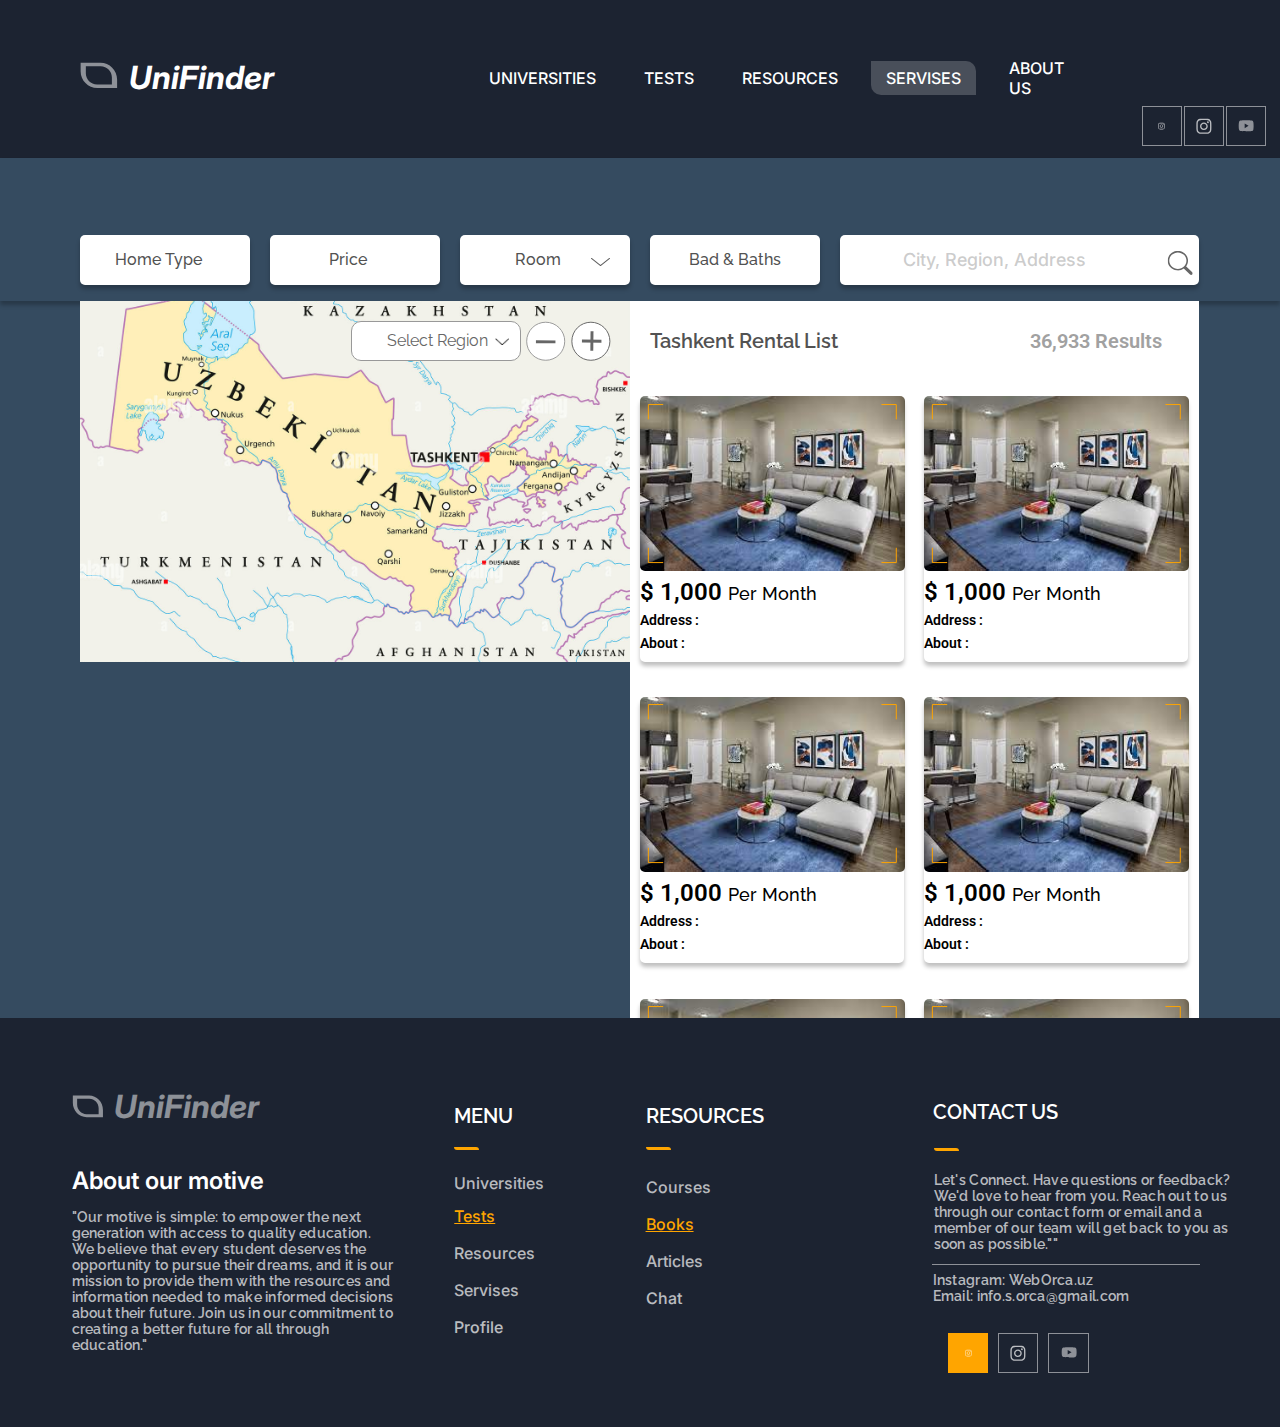
<file: Page-10/index.html>
<!DOCTYPE html>
<html>
  <head>
    <meta charset="utf-8" />
    <meta name="viewport" content="initial-scale=1, width=device-width" />

    <link rel="stylesheet" href="./global.css" />
    <link rel="stylesheet" href="./index.css" />
    <link
      rel="stylesheet"
      href="https://fonts.googleapis.com/css2?family=Inter:ital,wght@0,500;0,600;1,700&display=swap"
    />
    <link
      rel="stylesheet"
      href="https://fonts.googleapis.com/css2?family=Raleway:wght@400;500;600&display=swap"
    />
    <link
      rel="stylesheet"
      href="https://fonts.googleapis.com/css2?family=Roboto:wght@600&display=swap"
    />
    <title>Page-10</title>
  </head>
  <body>
    <div class="renta">
      <div class="head-menu">
        <div class="menu">
          <div class="menu-item">
            <div class="universities">universities</div>
          </div>
          <div class="menu-item1">
            <div class="universities">Tests</div>
          </div>
          <div class="menu-item2">
            <div class="universities">REsources</div>
          </div>
          <div class="menu-item2">
            <div class="universities">Servises</div>
          </div>
          <div class="menu-item4">
            <div class="universities">profile</div>
          </div>
          <div class="menu-item4">
            <div class="universities5"></div>
          </div>
          <div class="menu-item4">
            <div class="universities5">sign up</div>
          </div>
          <div class="menu-item4">
            <div class="universities5">sign in</div>
          </div>
        </div>
        <div class="logo">
          <img class="subtract-icon" alt="" src="./public/subtract.svg" />

          <i class="unifinder">
            <p class="blank-line">UniFinder</p>
            <p class="blank-line">&nbsp;</p>
            <p class="blank-line">&nbsp;</p>
            <p class="blank-line">&nbsp;</p>
          </i>
        </div>
        <div class="head-menu-child"></div>
        <div class="head-menu1">
          <div class="menu1">
            <div class="menu-item2">
              <div class="universities">universities</div>
            </div>
            <div class="menu-item2">
              <div class="universities">Tests</div>
            </div>
            <div class="menu-item2">
              <div class="universities">Resources</div>
            </div>
            <div class="menu-item11">
              <div class="universities">Servises</div>
            </div>
            <div class="menu-item4">
              <div class="universities">about us</div>
            </div>
            <div class="menu-item4">
              <div class="universities13">sign in</div>
            </div>
          </div>
          <div class="logo1">
            <img class="subtract-icon1" alt="" src="./public/subtract.svg" />

            <i class="unifinder">
              <p class="blank-line">UniFinder</p>
              <p class="blank-line">&nbsp;</p>
              <p class="blank-line">&nbsp;</p>
              <p class="blank-line">&nbsp;</p>
            </i>
          </div>
        </div>
        <div class="fb-parent">
          <div class="fb">
            <div class="vector-wrapper">
              <img class="vector-icon" alt="" src="./public/vector.svg" />
            </div>
          </div>
          <div class="fb">
            <div class="vector-container">
              <img class="vector-icon1" alt="" src="./public/vector.svg" />
            </div>
          </div>
          <div class="youtube">
            <div class="exclude-wrapper">
              <img class="exclude-icon" alt="" src="./public/exclude.svg" />
            </div>
          </div>
        </div>
      </div>
      <div class="renta-child"></div>
      <div class="renta-item"></div>
      <div class="nav-bar">
        <div class="bed">
          <div class="bed-child"></div>
          <div class="bad-baths">Bad & Baths</div>
        </div>
        <div class="search">
          <div class="search-child"></div>
          <img class="bisearch-icon" alt="" src="./public/bisearch.svg" />

          <div class="city-region-address">City, Region, Address</div>
        </div>
        <div class="hometype">
          <div class="bed-child"></div>
          <div class="hometype1">
            <div class="home-type">Home Type</div>
          </div>
        </div>
        <div class="bath">
          <div class="bed-child"></div>
          <div class="hometype2">
            <div class="home-type">Room</div>
            <img class="next-1-icon" alt="" src="./public/next-1@2x.png" />
          </div>
        </div>
        <div class="price">
          <div class="bed-child"></div>
          <div class="hometype1">
            <div class="home-type">Price</div>
          </div>
          <img class="vector-icon2" alt="" src="./public/vector.svg" />
        </div>
      </div>
      <img class="vector-icon3" alt="" src="./public/vector.svg" />

      <img class="renta-inner" alt="" src="./public/rectangle-185@2x.png" />

      <div class="rectangle-div"></div>
      <div class="photo-parent">
        <div class="photo">
          <div class="photo-child"></div>
          <div class="about">About :</div>
          <img class="photo-item" alt="" src="./public/rectangle-188@2x.png" />

          <div class="per-month">
            <span class="per-month-txt-container">
              <span class="span">$ 1,000 </span>
              <span class="per-month1">per month</span>
            </span>
          </div>
          <div class="address">Address :</div>
          <img class="graph-icon" alt="" src="./public/graph.svg" />
        </div>
        <div class="photo1">
          <div class="photo-child"></div>
          <div class="about">About :</div>
          <img class="photo-item" alt="" src="./public/rectangle-188@2x.png" />

          <div class="per-month">
            <span class="per-month-txt-container">
              <span class="span">$ 1,000 </span>
              <span class="per-month1">per month</span>
            </span>
          </div>
          <div class="address">Address :</div>
          <img class="graph-icon" alt="" src="./public/graph.svg" />
        </div>
      </div>
      <div class="photo-group">
        <div class="photo">
          <div class="photo-child"></div>
          <div class="about">About :</div>
          <img class="photo-item" alt="" src="./public/rectangle-188@2x.png" />

          <div class="per-month">
            <span class="per-month-txt-container">
              <span class="span">$ 1,000 </span>
              <span class="per-month1">per month</span>
            </span>
          </div>
          <div class="address">Address :</div>
          <img class="graph-icon" alt="" src="./public/graph.svg" />
        </div>
        <div class="photo1">
          <div class="photo-child"></div>
          <div class="about">About :</div>
          <img class="photo-item" alt="" src="./public/rectangle-188@2x.png" />

          <div class="per-month">
            <span class="per-month-txt-container">
              <span class="span">$ 1,000 </span>
              <span class="per-month1">per month</span>
            </span>
          </div>
          <div class="address">Address :</div>
          <img class="graph-icon" alt="" src="./public/graph.svg" />
        </div>
      </div>
      <div class="tashkent-rental-list">Tashkent Rental List</div>
      <div class="results">36,933 results</div>
      <div class="photo-container">
        <div class="photo">
          <div class="photo-child"></div>
          <div class="about">About :</div>
          <img class="photo-item" alt="" src="./public/rectangle-188@2x.png" />

          <div class="per-month">
            <span class="per-month-txt-container">
              <span class="span">$ 1,000 </span>
              <span class="per-month1">per month</span>
            </span>
          </div>
          <div class="address">Address :</div>
          <img class="graph-icon" alt="" src="./public/graph.svg" />
        </div>
        <div class="photo1">
          <div class="photo-child"></div>
          <div class="about">About :</div>
          <img class="photo-item" alt="" src="./public/rectangle-188@2x.png" />

          <div class="per-month">
            <span class="per-month-txt-container">
              <span class="span">$ 1,000 </span>
              <span class="per-month1">per month</span>
            </span>
          </div>
          <div class="address">Address :</div>
          <img class="graph-icon" alt="" src="./public/graph.svg" />
        </div>
      </div>
      <img class="plus-ellipse-icon" alt="" src="./public/plusellipse.svg" />

      <img class="minus-ellipse-icon" alt="" src="./public/minusellipse.svg" />

      <div class="footer">
        <div class="footer-child"></div>
        <div class="column4">
          <div class="fb-group">
            <div class="fb">
              <div class="vector-frame">
                <img class="vector-icon" alt="" src="./public/vector.svg" />
              </div>
            </div>
            <div class="fb">
              <div class="vector-container">
                <img class="vector-icon1" alt="" src="./public/vector.svg" />
              </div>
            </div>
            <div class="youtube">
              <div class="exclude-wrapper">
                <img class="exclude-icon" alt="" src="./public/exclude.svg" />
              </div>
            </div>
          </div>
          <div class="instagram-weborcauz-email-i-container">
            <p class="blank-line">Instagram: WebOrca.uz</p>
            <p class="blank-line">Email: info.s.orca@gmail.com</p>
          </div>
          <div class="column4-child"></div>
          <div class="lets-connect-have">
            Let's Connect. Have questions or feedback? We'd love to hear from
            you. Reach out to us through our contact form or email and a member
            of our team will get back to you as soon as possible.""
          </div>
          <div class="contact-us">Contact us</div>
          <div class="column4-item"></div>
        </div>
        <div class="column3">
          <div class="resources">Resources</div>
          <div class="column3-child"></div>
          <div class="menu2">
            <div class="menu-item14">
              <div class="universities5">Courses</div>
            </div>
            <div class="menu-item15">
              <div class="universities15">Books</div>
            </div>
            <div class="menu-item14">
              <div class="universities5">Articles</div>
            </div>
            <div class="menu-item17">
              <div class="universities17">Chat</div>
            </div>
          </div>
        </div>
        <div class="column2">
          <div class="menu3">MENU</div>
          <div class="column2-child"></div>
          <div class="menu2">
            <div class="menu-item18">
              <div class="universities5">universities</div>
            </div>
            <div class="menu-item15">
              <div class="universities15">Tests</div>
            </div>
            <div class="menu-item14">
              <div class="universities5">Resources</div>
            </div>
            <div class="menu-item14">
              <div class="universities5">Servises</div>
            </div>
            <div class="menu-item17">
              <div class="universities17">Profile</div>
            </div>
          </div>
        </div>
        <div class="column1">
          <div class="logo2">
            <img class="subtract-icon2" alt="" src="./public/subtract.svg" />

            <i class="unifinder">
              <p class="blank-line">UniFinder</p>
              <p class="blank-line">&nbsp;</p>
              <p class="blank-line">&nbsp;</p>
              <p class="blank-line">&nbsp;</p>
            </i>
          </div>
          <div class="about-our-motive-container">
            <span class="about6">About</span> our motive
          </div>
          <div class="our-motive-is">
            "Our motive is simple: to empower the next generation with access to
            quality education. We believe that every student deserves the
            opportunity to pursue their dreams, and it is our mission to provide
            them with the resources and information needed to make informed
            decisions about their future. Join us in our commitment to creating
            a better future for all through education."
          </div>
        </div>
      </div>
      <div class="renta-child1"></div>
      <div class="select-region">Select Region</div>
      <img class="next-2-icon" alt="" src="./public/next-2@2x.png" />
    </div>
  </body>
</html>
</file>
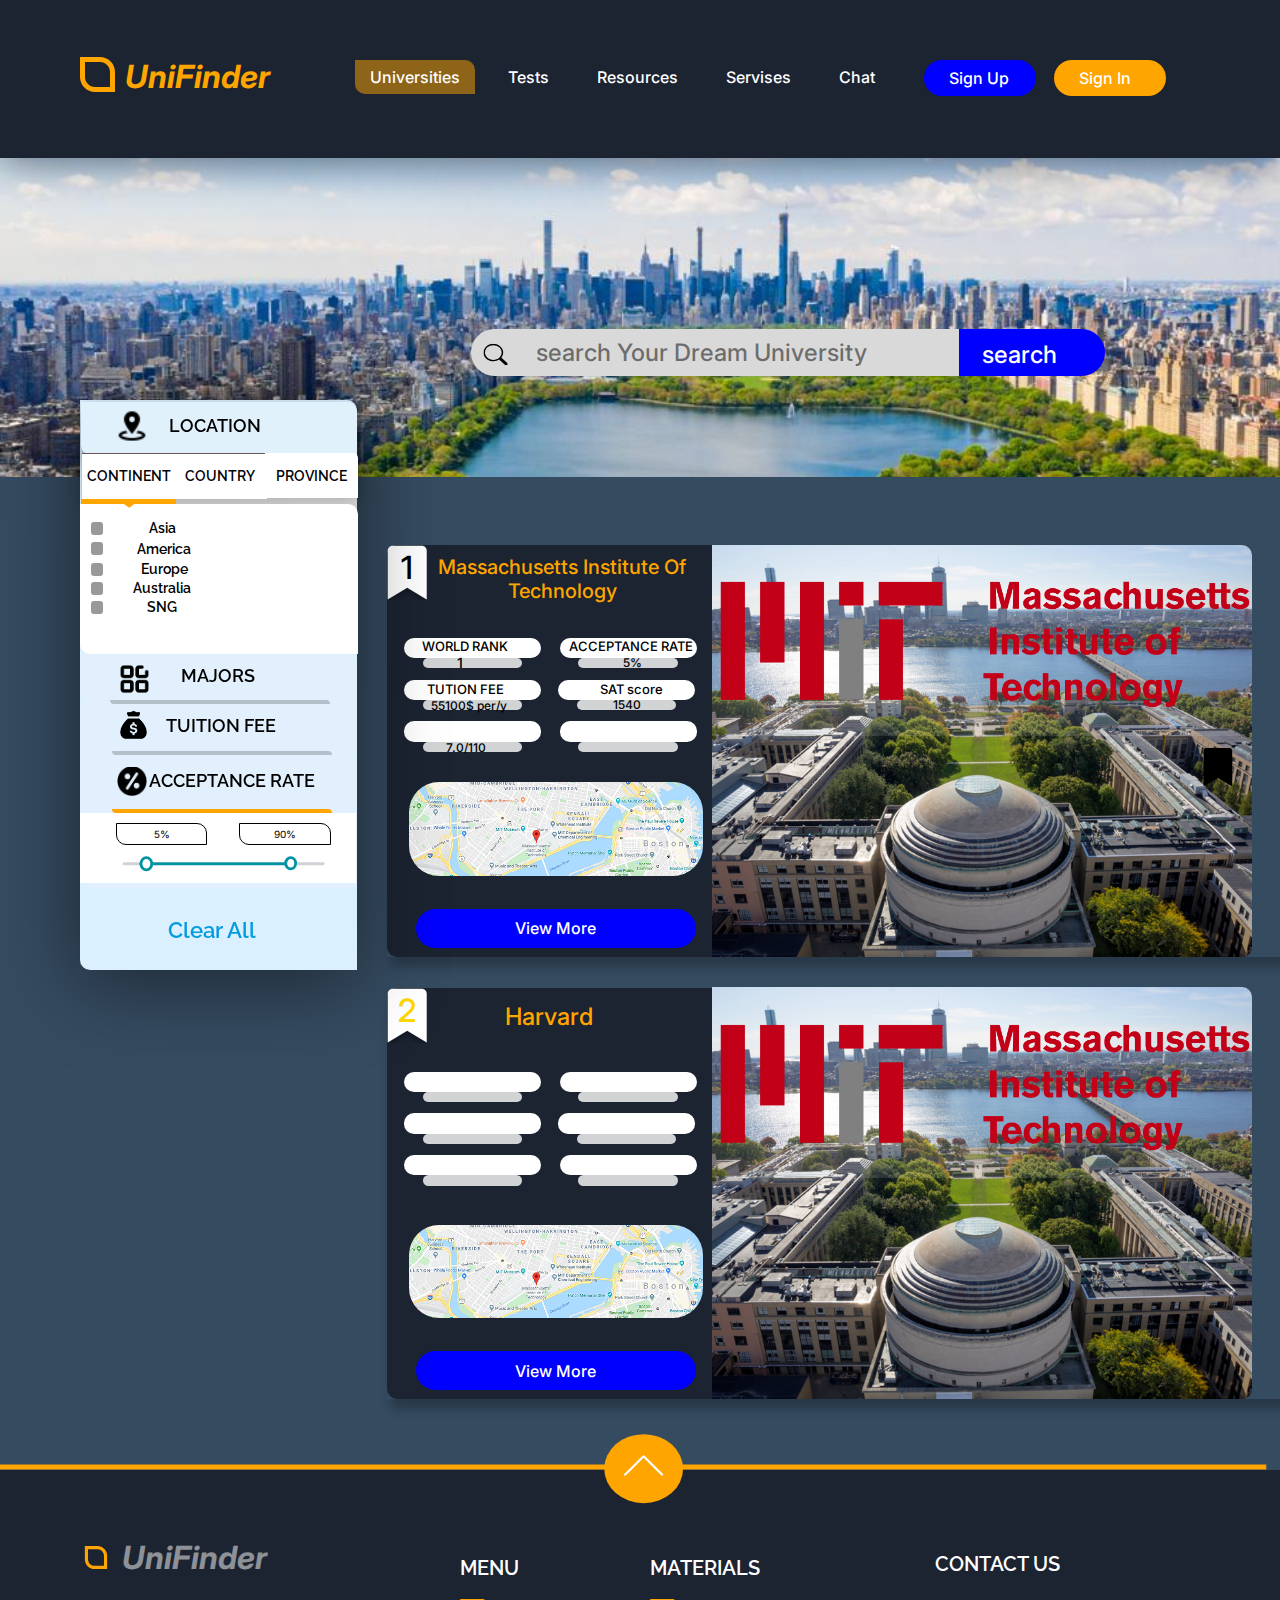
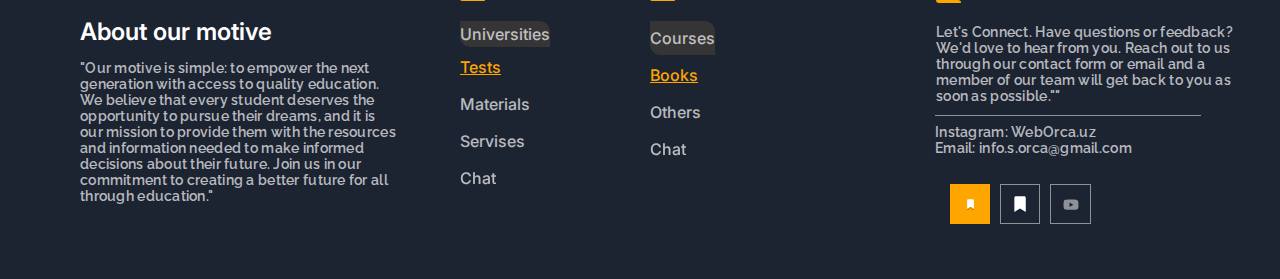
<file: page-2/index.html>
<!DOCTYPE html>
    <html>
    <head>
    <meta charset="utf-8">
    <meta name="viewport" content="initial-scale=1, width=device-width">
    
    
<link rel="stylesheet" href="./global.css" />
<link rel="stylesheet"  href="./index.css" />
    <link rel="stylesheet" href="https://fonts.googleapis.com/css2?family=Raleway:wght@600&display=swap" />
<link rel="stylesheet" href="https://fonts.googleapis.com/css2?family=Inter:ital,wght@0,400;0,500;0,600;1,700&display=swap" />
<link rel="stylesheet" href="https://fonts.googleapis.com/css2?family=Roboto:wght@500&display=swap" />
    
    <title>Page-2</title>
    
    </head>
    <body>
    
    <div class="project2">
      <div class="footer">
        <div class="footer-child">
        </div>
        <div class="column4">
          <div class="fb-parent">
            <div class="fb">
              <div class="vector-wrapper">
                <img class="vector-icon" alt="" src="./public/vector.svg">
                
              </div>
            </div>
            <div class="fb">
              <div class="vector-container">
                <img class="vector-icon1" alt="" src="./public/vector.svg">
                
              </div>
            </div>
            <div class="youtube">
              <div class="exclude-wrapper">
                <img class="exclude-icon" alt="" src="./public/exclude.svg">
                
              </div>
            </div>
          </div>
          <div class="instagram-weborcauz-email-i-container">
            <p class="instagram-weborcauz">Instagram: WebOrca.uz</p>
            <p class="instagram-weborcauz">Email: info.s.orca@gmail.com</p>
          </div>
          <div class="column4-child">
          </div>
          <div class="lets-connect-have">Let's Connect. Have questions or feedback? We'd love to hear from you. Reach out to us through our contact form or email and a member of our team will get back to you as soon as possible.""</div>
          <div class="contact-us">Contact us </div>
          <div class="column4-item">
          </div>
        </div>
        <div class="column3">
          <div class="materials">
            <p class="instagram-weborcauz">materials</p>
          </div>
          <div class="column3-child">
          </div>
          <div class="menu">
            <div class="menu-item">
              <div class="universities">Courses</div>
            </div>
            <div class="menu-item1">
              <div class="universities1">Books</div>
            </div>
            <div class="menu-item2">
              <div class="universities">others</div>
            </div>
            <div class="menu-item3">
              <div class="universities3">Chat</div>
            </div>
          </div>
        </div>
        <div class="column2">
          <div class="menu1">MENU</div>
          <div class="column3-child">
          </div>
          <div class="menu2">
            <div class="menu-item4">
              <div class="universities">universities</div>
            </div>
            <div class="menu-item1">
              <div class="universities1">Tests</div>
            </div>
            <div class="menu-item2">
              <div class="universities">Materials</div>
            </div>
            <div class="menu-item2">
              <div class="universities">Servises</div>
            </div>
            <div class="menu-item3">
              <div class="universities3">Chat</div>
            </div>
          </div>
        </div>
        <div class="column1">
          <div class="logo">
            <img class="subtract-icon" alt="" src="./public/subtract.svg">
            
            <i class="unifinder">
              <p class="instagram-weborcauz">UniFinder</p>
              <p class="instagram-weborcauz">&nbsp;</p>
              <p class="instagram-weborcauz">&nbsp;</p>
              <p class="instagram-weborcauz">&nbsp;</p>
            </i>
          </div>
          <div class="about-our-motive-container">
            <span class="about">About</span> our motive
          </div>
          <div class="our-motive-is">"Our motive is simple: to empower the next generation with access to quality education. We believe that every student deserves the opportunity to pursue their dreams, and it is our mission to provide them with the resources and information needed to make informed decisions about their future. Join us in our commitment to creating a better future for all through education."</div>
        </div>
      </div>
      <div class="project2-child">
      </div>
      <div class="profile">
        <div class="profile-child">
        </div>
        <div class="view-more-wrapper">
          <div class="universities">view more</div>
        </div>
        <img class="profile-item" alt="" src="./public/rectangle-22@2x.png">
        
        <div class="characteristics">
          <div class="rectangle-parent">
            <div class="group-child">
            </div>
            <div class="group-item">
            </div>
          </div>
          <div class="rectangle-group">
            <div class="group-child">
            </div>
            <div class="group-item">
            </div>
          </div>
          <div class="rectangle-container">
            <div class="group-child">
            </div>
            <div class="group-item">
            </div>
          </div>
          <div class="group-div">
            <div class="group-child">
            </div>
            <div class="group-item">
            </div>
          </div>
          <div class="rectangle-parent1">
            <div class="group-child">
            </div>
            <div class="group-item">
            </div>
          </div>
          <div class="rectangle-parent2">
            <div class="group-child">
            </div>
            <div class="group-item">
            </div>
          </div>
        </div>
        <img class="profile-inner" alt="" src="./public/rectangle-16@2x.png">
        
        <div class="frame-div">
          <img class="frame-child" alt="" src="./public/rectangle-17@2x.png">
          
        </div>
        <img class="bookmark-favorite-icon-1" alt="" src="./public/8664992-bookmark-favorite-icon-1.svg">
        
        <div class="harvard">Harvard</div>
        <div class="bookmark-favorite-icon-2">
          <img class="vector-icon2" alt="" src="./public/vector.svg">
          
          <div class="div">2</div>
        </div>
      </div>
      <div class="profile1">
        <div class="profile-child">
        </div>
        <div class="view-more-container">
          <div class="universities">view more</div>
        </div>
        <img class="profile-item" alt="" src="./public/rectangle-22@2x.png">
        
        <div class="characteristics1">
          <div class="rectangle-parent">
            <div class="group-child">
            </div>
            <div class="group-item">
            </div>
          </div>
          <div class="rectangle-group">
            <div class="group-child">
            </div>
            <div class="group-item">
            </div>
          </div>
          <div class="rectangle-container">
            <div class="group-child">
            </div>
            <div class="group-item">
            </div>
          </div>
          <div class="group-div">
            <div class="group-child">
            </div>
            <div class="group-item">
            </div>
          </div>
          <div class="rectangle-parent1">
            <div class="group-child">
            </div>
            <div class="group-item">
            </div>
          </div>
          <div class="rectangle-parent2">
            <div class="group-child">
            </div>
            <div class="group-item">
            </div>
          </div>
        </div>
        <img class="profile-inner" alt="" src="./public/rectangle-16@2x.png">
        
        <div class="frame-div">
          <img class="frame-child" alt="" src="./public/rectangle-17@2x.png">
          
        </div>
        <img class="bookmark-favorite-icon-11" alt="" src="./public/8664992-bookmark-favorite-icon-1.svg">
        
        <div class="massachusetts-institute-of">Massachusetts Institute of Technology</div>
        <div class="bookmark-favorite-icon-21">
          <img class="vector-icon2" alt="" src="./public/vector.svg">
          
          <div class="div">1</div>
        </div>
        <div class="stat-text">
          <div class="world-rank">World Rank</div>
          <div class="div2">1</div>
          <div class="tution-fee">Tution Fee</div>
          <div class="pery">55100$ per/y</div>
          <div class="acceptance-rate">Acceptance Rate</div>
          <div class="sat-score">SAT score</div>
          <div class="div3">1540</div>
          <div class="div4">5%</div>
          <div class="div5">7.0/110</div>
        </div>
      </div>
      <img class="project2-item" alt="" src="./public/rectangle-109@2x.png">
      
      <div class="search">
        <div class="search-child">
        </div>
        <div class="search1">search</div>
        <div class="search-item">
        </div>
        <div class="search-your-dream">search your dream university </div>
        <img class="bisearch-icon" alt="" src="./public/bisearch.svg">
        
      </div>
      <div class="rate-bar">
        <div class="rate-bar-child">
        </div>
        <div class="rate-bar-item">
        </div>
        <div class="rate-bar-inner">
        </div>
        <div class="user-interface-discount-ecomme-parent">
          <img class="user-interface-discount-ecomme-icon" alt="" src="./public/7549021-user-interface-discount-ecommerce-percent-icon-1@2x.png">
          
          <div class="acceptance-rate1">Acceptance rate</div>
        </div>
        <div class="rate-bar-child1">
        </div>
        <div class="rate-bar-child2">
        </div>
        <div class="bag-money-icon-1-parent">
          <img class="bag-money-icon-1" alt="" src="./public/2639867-bag-money-icon-1@2x.png">
          
          <div class="tuition-fee">
            <span class="tuition-fee-txt-container">
              <span class="tuition">Tuition</span> 
              <span class="tuition">fee</span>
            </span>
          </div>
        </div>
        <div class="rate-bar-child3">
        </div>
        <img class="menu-navigation-direction-arro-icon" alt="" src="./public/7787586-menu-navigation-direction-arrow-location-icon-1@2x.png">
        
        <div class="majors">majors</div>
        <div class="rate-bar-child4">
        </div>
        <div class="rate-bar-child5">
        </div>
        <div class="filter-country">
          <div class="filter-country-child">
          </div>
          <div class="location">
            <div class="location-child">
            </div>
            <div class="location-item">
            </div>
            <div class="country-wrapper">
              <div class="country">Country</div>
            </div>
            <div class="province-wrapper">
              <div class="country">Province</div>
            </div>
            <div class="continent-wrapper">
              <div class="country">Continent</div>
            </div>
            <div class="icons8-place-marker-24-1-parent">
              <img class="icons8-place-marker-24-1" alt="" src="./public/icons8placemarker24-1@2x.png">
              
              <div class="location1">Location</div>
            </div>
          </div>
          <div class="filter-country-item">
          </div>
          <div class="item">
            <div class="item-child">
            </div>
            <div class="sng">SNG</div>
          </div>
          <div class="item1">
            <div class="item-child">
            </div>
            <div class="sng">Australia</div>
          </div>
          <div class="item2">
            <div class="item-child">
            </div>
            <div class="europe">Europe</div>
          </div>
          <div class="item3">
            <div class="item-child">
            </div>
            <div class="europe">America</div>
          </div>
          <div class="item4">
            <div class="item-child">
            </div>
            <div class="sng">Asia</div>
          </div>
        </div>
        <div class="clear-all">Clear All</div>
      </div>
      <div class="bar-nav">
        <div class="bar-nav-child">
        </div>
        <img class="bar-nav-item" alt="" src="./public/polygon-1.svg">
        
      </div>
      <div class="project2-inner">
      </div>
      <div class="scale-rate">
        <img class="scale-icon" alt="" src="./public/scale.svg">
        
        <div class="percent1">
          <div class="div6">90%</div>
        </div>
        <div class="percent2">
          <div class="div6">5%</div>
        </div>
      </div>
      <div class="project2-child1">
      </div>
      <div class="line-div">
      </div>
      <div class="project2-child2">
      </div>
      <div class="project2-child3">
      </div>
      <div class="project2-child4">
      </div>
      <div class="project2-child5">
      </div>
      <div class="project2-child6">
      </div>
      <div class="head-menu">
        <div class="head-menu-child">
        </div>
        <div class="menu3">
          <div class="menu-item9">
            <div class="universities">universities</div>
          </div>
          <div class="menu-item10">
            <div class="universities">Tests</div>
          </div>
          <div class="menu-item10">
            <div class="universities">Resources</div>
          </div>
          <div class="menu-item10">
            <div class="universities">Servises</div>
          </div>
          <div class="menu-item13">
            <div class="universities">Chat</div>
          </div>
          <div class="menu-item-wrapper">
            <div class="menu-item14">
              <div class="universities">sign up</div>
            </div>
          </div>
          <div class="menu-item-container">
            <div class="menu-item14">
              <div class="universities">sign in</div>
            </div>
          </div>
        </div>
        <div class="logo1">
          <img class="subtract-icon1" alt="" src="./public/subtract.svg">
          
          <i class="unifinder">
            <p class="instagram-weborcauz">UniFinder</p>
            <p class="instagram-weborcauz">&nbsp;</p>
            <p class="instagram-weborcauz">&nbsp;</p>
            <p class="instagram-weborcauz">&nbsp;</p>
          </i>
        </div>
      </div>
      <img class="up-icon" alt="" src="./public/up.svg">
      
    </div>
    
    
    
    
    </body>
  </html>
</file>
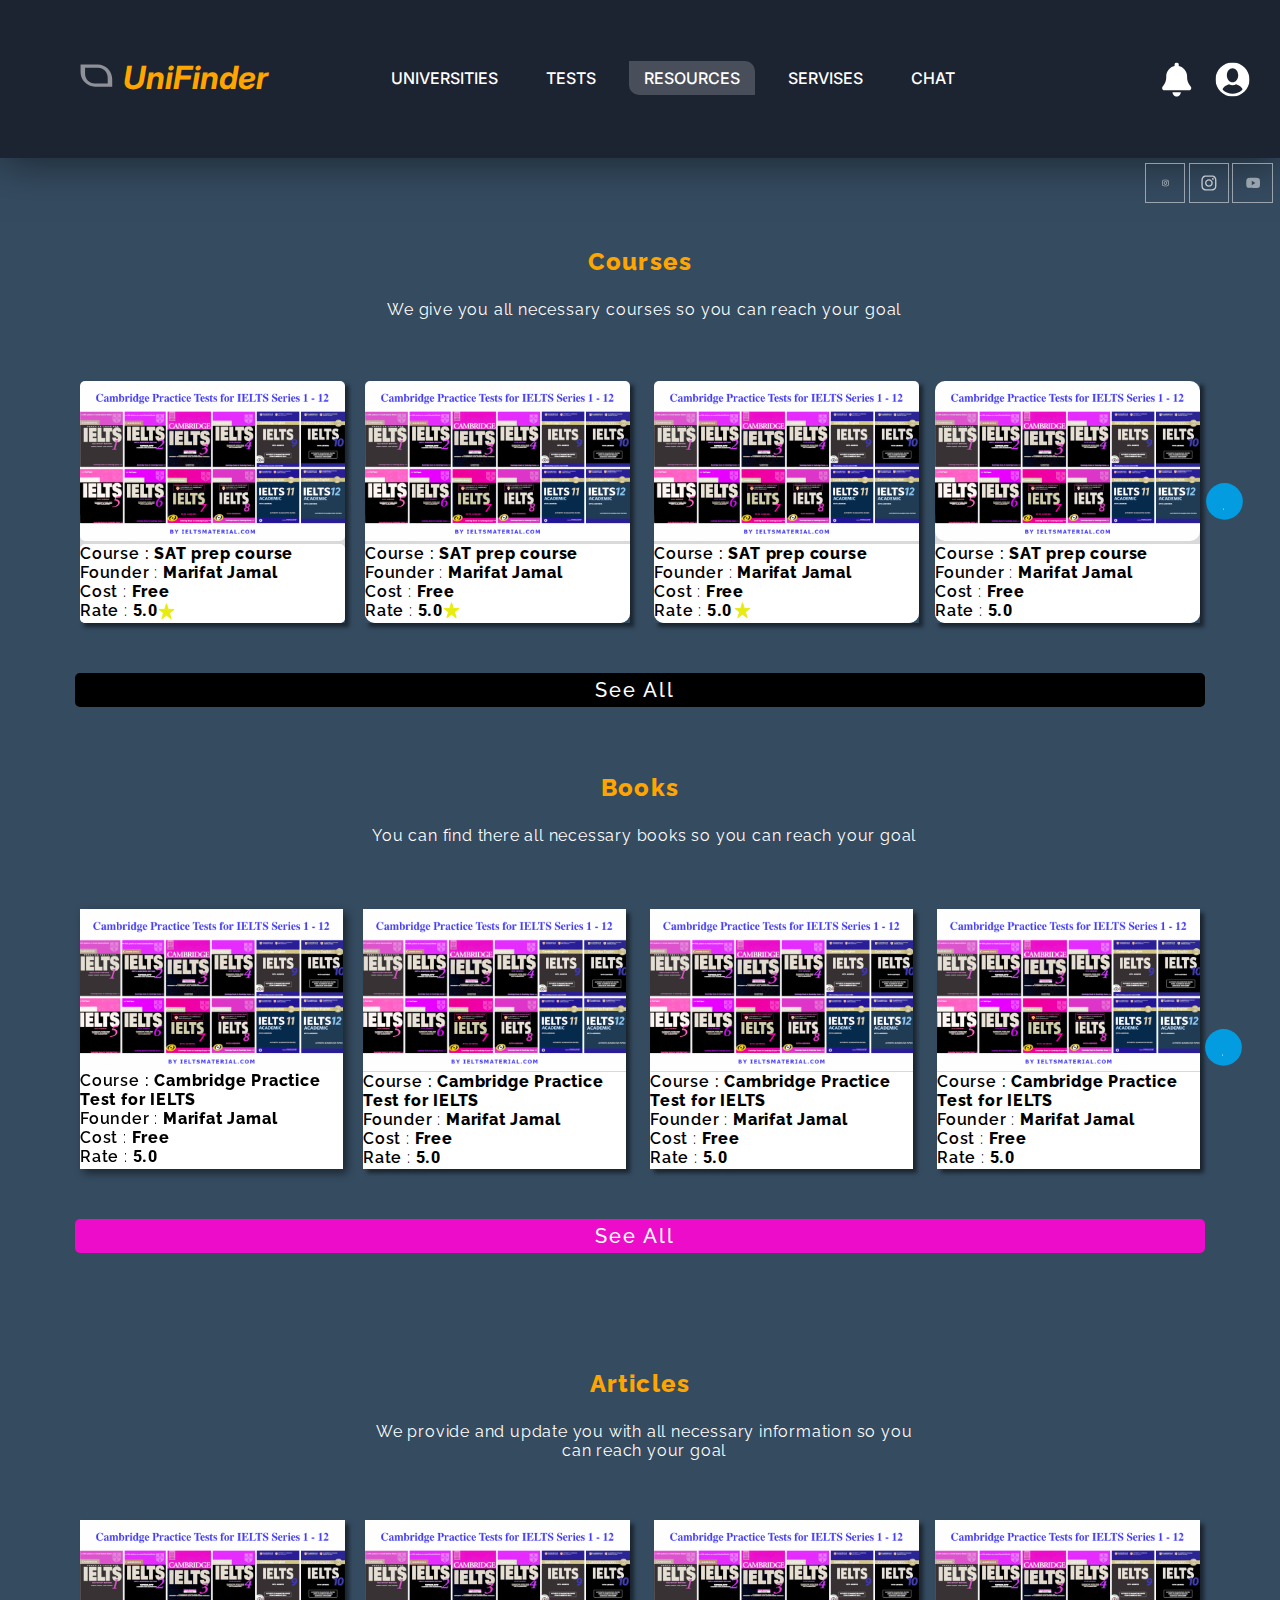
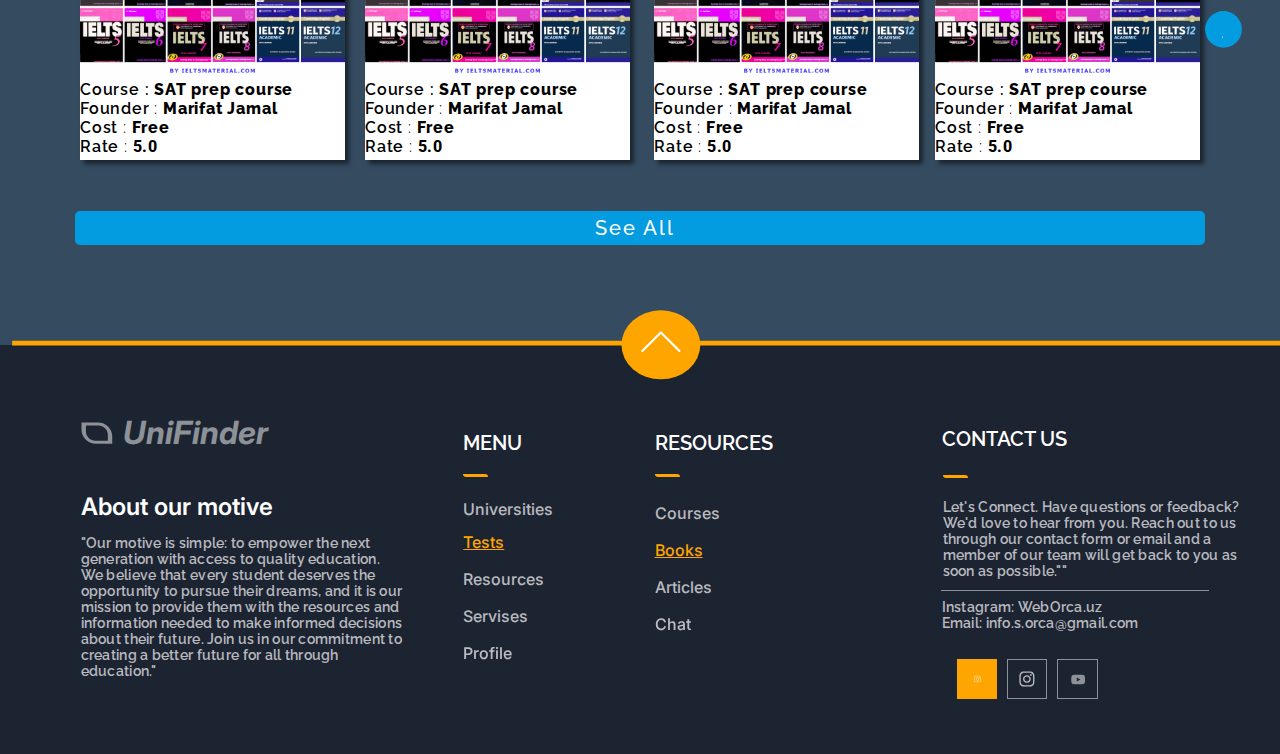
<file: Page-3/index.html>
<!DOCTYPE html>
<html>
  <head>
    <meta charset="utf-8" />
    <meta name="viewport" content="initial-scale=1, width=device-width" />

    <link rel="stylesheet" href="./global.css" />
    <link rel="stylesheet" href="./index.css" />
    <link
      rel="stylesheet"
      href="https://fonts.googleapis.com/css2?family=Inter:ital,wght@0,500;0,600;1,700&display=swap"
    />
    <link
      rel="stylesheet"
      href="https://fonts.googleapis.com/css2?family=Raleway:wght@400;500;600;800&display=swap"
    />
    <link
      rel="stylesheet"
      href="https://fonts.googleapis.com/css2?family=Roboto:wght@800&display=swap"
    />
    <title>Paga-3</title>
  </head>
  <body>
    <div class="project-nashi-rab">
      <div class="project-nashi-rab-child"></div>
      <div class="head-menu">
        <div class="head-menu-child"></div>
        <div class="menu">
          <div class="menu-item">
            <div class="universities">universities</div>
          </div>
          <div class="menu-item1">
            <div class="universities">Tests</div>
          </div>
          <div class="menu-item2">
            <div class="universities">Resources</div>
          </div>
          <div class="menu-item1">
            <div class="universities">Servises</div>
          </div>
          <div class="menu-item4">
            <div class="universities">CHAT</div>
          </div>
          <div class="menu-item4">
            <div class="universities5">sign in</div>
          </div>
        </div>
        <div class="logo">
          <img class="subtract-icon" alt="" src="./public/subtract.svg" />

          <i class="unifinder">
            <p class="blank-line">UniFinder</p>
            <p class="blank-line">&nbsp;</p>
            <p class="blank-line">&nbsp;</p>
            <p class="blank-line">&nbsp;</p>
          </i>
        </div>
        <div class="fb-parent">
          <div class="fb">
            <div class="vector-wrapper">
              <img class="vector-icon" alt="" src="./public/vector.svg" />
            </div>
          </div>
          <div class="fb">
            <div class="vector-container">
              <img class="vector-icon1" alt="" src="./public/vector.svg" />
            </div>
          </div>
          <div class="youtube">
            <div class="exclude-wrapper">
              <img class="exclude-icon" alt="" src="./public/exclude.svg" />
            </div>
          </div>
        </div>
        <div class="customer-user-userphoto-accoun-parent">
          <img
            class="customer-user-userphoto-accoun-icon"
            alt=""
            src="./public/1564535-customer-user-userphoto-account-person-icon-1.svg"
          />

          <img
            class="bell-icon-1"
            alt=""
            src="./public/8665084-bell-icon-1.svg"
          />
        </div>
      </div>
      <div class="text-header">
        <div class="courses">Courses</div>
        <div class="we-give-you-container">
          <span class="we">We </span>give you all necessary courses so you can
          reach your goal
        </div>
      </div>
      <div class="courses1">
        <div class="item">
          <div class="item-child"></div>
          <img class="item-item" alt="" src="./public/rectangle-85@2x.png" />

          <div class="item-inner"></div>
          <div class="course-sat-container">
            <p class="blank-line">
              <span class="course">Course :</span>
              <span class="span"> </span>
              <span class="sat-prep-course">SAT prep course</span>
            </p>
            <p class="blank-line">
              <span class="course">Founder</span>
              <span class="span"> : </span>
              <span class="sat-prep-course">Marifat Jamal</span>
            </p>
            <p class="blank-line">
              <span class="cost">Cost</span>
              <span class="span"> : </span>
              <span class="free">Free</span>
            </p>
            <p class="blank-line">
              <span class="cost">Rate</span>
              <span class="span"> : </span>
              <span class="span4">5.0</span>
            </p>
          </div>
        </div>
        <div class="item1">
          <div class="item-child"></div>
          <img
            class="rectangle-icon"
            alt=""
            src="./public/rectangle-85@2x.png"
          />

          <div class="item-inner"></div>
          <div class="course-sat-container">
            <p class="blank-line">
              <span class="course">Course :</span>
              <span class="span"> </span>
              <span class="sat-prep-course">SAT prep course</span>
            </p>
            <p class="blank-line">
              <span class="course">Founder</span>
              <span class="span"> : </span>
              <span class="sat-prep-course">Marifat Jamal</span>
            </p>
            <p class="blank-line">
              <span class="cost">Cost</span>
              <span class="span"> : </span>
              <span class="free">Free</span>
            </p>
            <p class="blank-line">
              <span class="cost">Rate</span>
              <span class="span"> : </span>
              <span class="span4">5.0</span>
            </p>
          </div>
        </div>
        <div class="item2">
          <div class="item-child2"></div>
          <img class="item-child3" alt="" src="./public/rectangle-85@2x.png" />

          <div class="item-child4"></div>
          <div class="course-sat-container">
            <p class="blank-line">
              <span class="course">Course :</span>
              <span class="span"> </span>
              <span class="sat-prep-course">SAT prep course</span>
            </p>
            <p class="blank-line">
              <span class="course">Founder</span>
              <span class="span"> : </span>
              <span class="sat-prep-course">Marifat Jamal</span>
            </p>
            <p class="blank-line">
              <span class="cost">Cost</span>
              <span class="span"> : </span>
              <span class="free">Free</span>
            </p>
            <p class="blank-line">
              <span class="cost">Rate</span>
              <span class="span"> : </span>
              <span class="span4">5.0</span>
            </p>
          </div>
        </div>
        <div class="item3">
          <div class="item-child"></div>
          <img
            class="rectangle-icon"
            alt=""
            src="./public/rectangle-85@2x.png"
          />

          <div class="item-inner"></div>
          <div class="course-sat-container">
            <p class="blank-line">
              <span class="course">Course :</span>
              <span class="span"> </span>
              <span class="sat-prep-course">SAT prep course</span>
            </p>
            <p class="blank-line">
              <span class="course">Founder</span>
              <span class="span"> : </span>
              <span class="sat-prep-course">Marifat Jamal</span>
            </p>
            <p class="blank-line">
              <span class="cost">Cost</span>
              <span class="span"> : </span>
              <span class="free">Free</span>
            </p>
            <p class="blank-line">
              <span class="cost">Rate</span>
              <span class="span"> : </span>
              <span class="span4">5.0</span>
            </p>
          </div>
        </div>
        <div class="courses-inner">
          <img class="frame-child" alt="" src="./public/star-1.svg" />
        </div>
        <div class="courses-child">
          <img class="frame-child" alt="" src="./public/star-1.svg" />
        </div>
      </div>
      <div class="text-header1">
        <div class="courses">Articles</div>
        <div class="we-provide-and">
          We provide and update you with all necessary information so you can
          reach your goal
        </div>
      </div>
      <div class="articles1">
        <div class="item4">
          <div class="item-child8"></div>
          <img class="item-child9" alt="" src="./public/rectangle-85@2x.png" />

          <div class="item-child10"></div>
          <div class="course-sat-container4">
            <p class="blank-line">
              <span class="course">Course :</span>
              <span class="span"> </span>
              <span class="sat-prep-course">SAT prep course</span>
            </p>
            <p class="blank-line">
              <span class="course">Founder</span>
              <span class="span"> : </span>
              <span class="sat-prep-course">Marifat Jamal</span>
            </p>
            <p class="blank-line">
              <span class="cost">Cost</span>
              <span class="span"> : </span>
              <span class="free">Free</span>
            </p>
            <p class="blank-line">
              <span class="cost">Rate</span>
              <span class="span"> : </span>
              <span class="span4">5.0</span>
            </p>
          </div>
        </div>
        <div class="item5">
          <div class="item-child8"></div>
          <img class="item-child9" alt="" src="./public/rectangle-85@2x.png" />

          <div class="item-child10"></div>
          <div class="course-sat-container4">
            <p class="blank-line">
              <span class="course">Course :</span>
              <span class="span"> </span>
              <span class="sat-prep-course">SAT prep course</span>
            </p>
            <p class="blank-line">
              <span class="course">Founder</span>
              <span class="span"> : </span>
              <span class="sat-prep-course">Marifat Jamal</span>
            </p>
            <p class="blank-line">
              <span class="cost">Cost</span>
              <span class="span"> : </span>
              <span class="free">Free</span>
            </p>
            <p class="blank-line">
              <span class="cost">Rate</span>
              <span class="span"> : </span>
              <span class="span4">5.0</span>
            </p>
          </div>
        </div>
        <div class="item6">
          <div class="item-child8"></div>
          <img class="item-child9" alt="" src="./public/rectangle-85@2x.png" />

          <div class="item-child10"></div>
          <div class="course-sat-container4">
            <p class="blank-line">
              <span class="course">Course :</span>
              <span class="span"> </span>
              <span class="sat-prep-course">SAT prep course</span>
            </p>
            <p class="blank-line">
              <span class="course">Founder</span>
              <span class="span"> : </span>
              <span class="sat-prep-course">Marifat Jamal</span>
            </p>
            <p class="blank-line">
              <span class="cost">Cost</span>
              <span class="span"> : </span>
              <span class="free">Free</span>
            </p>
            <p class="blank-line">
              <span class="cost">Rate</span>
              <span class="span"> : </span>
              <span class="span4">5.0</span>
            </p>
          </div>
        </div>
        <div class="item7">
          <div class="item-child8"></div>
          <img class="item-child9" alt="" src="./public/rectangle-85@2x.png" />

          <div class="item-child10"></div>
          <div class="course-sat-container4">
            <p class="blank-line">
              <span class="course">Course :</span>
              <span class="span"> </span>
              <span class="sat-prep-course">SAT prep course</span>
            </p>
            <p class="blank-line">
              <span class="course">Founder</span>
              <span class="span"> : </span>
              <span class="sat-prep-course">Marifat Jamal</span>
            </p>
            <p class="blank-line">
              <span class="cost">Cost</span>
              <span class="span"> : </span>
              <span class="free">Free</span>
            </p>
            <p class="blank-line">
              <span class="cost">Rate</span>
              <span class="span"> : </span>
              <span class="span4">5.0</span>
            </p>
          </div>
        </div>
      </div>
      <div class="text-header2">
        <div class="courses">Books</div>
        <div class="we-give-you-container">
          You can find there all necessary books so you can reach your goal
        </div>
      </div>
      <div class="books1">
        <div class="items">
          <div class="item8">
            <div class="item-child20"></div>
            <img
              class="item-child21"
              alt=""
              src="./public/rectangle-85@2x.png"
            />

            <div class="item-child22"></div>
            <div class="course-cambridge-container">
              <p class="blank-line">
                <span class="course">Course :</span>
                <span class="span"> </span>
                <span class="sat-prep-course"
                  >Cambridge Practice Test for IELTS</span
                >
              </p>
              <p class="blank-line">
                <span class="course">Founder</span>
                <span class="span"> : </span>
                <span class="sat-prep-course">Marifat Jamal</span>
              </p>
              <p class="blank-line">
                <span class="cost">Cost</span>
                <span class="span"> : </span>
                <span class="free">Free</span>
              </p>
              <p class="blank-line">
                <span class="cost">Rate</span>
                <span class="span"> : </span>
                <span class="span4">5.0</span>
              </p>
            </div>
          </div>
        </div>
        <div class="item9">
          <div class="item-child20"></div>
          <img class="item-child21" alt="" src="./public/rectangle-85@2x.png" />

          <div class="item-child22"></div>
          <div class="course-cambridge-container">
            <p class="blank-line">
              <span class="course">Course :</span>
              <span class="span"> </span>
              <span class="sat-prep-course"
                >Cambridge Practice Test for IELTS</span
              >
            </p>
            <p class="blank-line">
              <span class="course">Founder</span>
              <span class="span"> : </span>
              <span class="sat-prep-course">Marifat Jamal</span>
            </p>
            <p class="blank-line">
              <span class="cost">Cost</span>
              <span class="span"> : </span>
              <span class="free">Free</span>
            </p>
            <p class="blank-line">
              <span class="cost">Rate</span>
              <span class="span"> : </span>
              <span class="span4">5.0</span>
            </p>
          </div>
        </div>
        <div class="item10">
          <div class="item-child20"></div>
          <img class="item-child21" alt="" src="./public/rectangle-85@2x.png" />

          <div class="item-child22"></div>
          <div class="course-cambridge-container">
            <p class="blank-line">
              <span class="course">Course :</span>
              <span class="span"> </span>
              <span class="sat-prep-course"
                >Cambridge Practice Test for IELTS</span
              >
            </p>
            <p class="blank-line">
              <span class="course">Founder</span>
              <span class="span"> : </span>
              <span class="sat-prep-course">Marifat Jamal</span>
            </p>
            <p class="blank-line">
              <span class="cost">Cost</span>
              <span class="span"> : </span>
              <span class="free">Free</span>
            </p>
            <p class="blank-line">
              <span class="cost">Rate</span>
              <span class="span"> : </span>
              <span class="span4">5.0</span>
            </p>
          </div>
        </div>
        <div class="item11">
          <div class="item-child20"></div>
          <img class="item-child21" alt="" src="./public/rectangle-85@2x.png" />

          <div class="item-child22"></div>
          <div class="course-cambridge-container">
            <p class="blank-line">
              <span class="course">Course :</span>
              <span class="span"> </span>
              <span class="sat-prep-course"
                >Cambridge Practice Test for IELTS</span
              >
            </p>
            <p class="blank-line">
              <span class="course">Founder</span>
              <span class="span"> : </span>
              <span class="sat-prep-course">Marifat Jamal</span>
            </p>
            <p class="blank-line">
              <span class="cost">Cost</span>
              <span class="span"> : </span>
              <span class="free">Free</span>
            </p>
            <p class="blank-line">
              <span class="cost">Rate</span>
              <span class="span"> : </span>
              <span class="span4">5.0</span>
            </p>
          </div>
        </div>
      </div>
      <div class="footer">
        <div class="footer-child"></div>
        <div class="column4">
          <div class="fb-group">
            <div class="fb">
              <div class="vector-frame">
                <img class="vector-icon" alt="" src="./public/vector.svg" />
              </div>
            </div>
            <div class="fb">
              <div class="vector-container">
                <img class="vector-icon1" alt="" src="./public/vector.svg" />
              </div>
            </div>
            <div class="youtube">
              <div class="exclude-wrapper">
                <img class="exclude-icon" alt="" src="./public/exclude.svg" />
              </div>
            </div>
          </div>
          <div class="instagram-weborcauz-email-i-container">
            <p class="blank-line">Instagram: WebOrca.uz</p>
            <p class="blank-line">Email: info.s.orca@gmail.com</p>
          </div>
          <div class="column4-child"></div>
          <div class="lets-connect-have">
            Let's Connect. Have questions or feedback? We'd love to hear from
            you. Reach out to us through our contact form or email and a member
            of our team will get back to you as soon as possible.""
          </div>
          <div class="contact-us">Contact us</div>
          <div class="column4-item"></div>
        </div>
        <div class="column3">
          <div class="resources">Resources</div>
          <div class="column3-child"></div>
          <div class="menu1">
            <div class="menu-item6">
              <div class="universities6">Courses</div>
            </div>
            <div class="menu-item7">
              <div class="universities7">Books</div>
            </div>
            <div class="menu-item6">
              <div class="universities6">Articles</div>
            </div>
            <div class="menu-item9">
              <div class="universities9">Chat</div>
            </div>
          </div>
        </div>
        <div class="column2">
          <div class="menu2">MENU</div>
          <div class="column2-child"></div>
          <div class="menu1">
            <div class="menu-item10">
              <div class="universities6">universities</div>
            </div>
            <div class="menu-item7">
              <div class="universities7">Tests</div>
            </div>
            <div class="menu-item6">
              <div class="universities6">Resources</div>
            </div>
            <div class="menu-item6">
              <div class="universities6">Servises</div>
            </div>
            <div class="menu-item9">
              <div class="universities9">Profile</div>
            </div>
          </div>
        </div>
        <div class="column1">
          <div class="logo1">
            <img class="subtract-icon1" alt="" src="./public/subtract.svg" />

            <i class="unifinder">
              <p class="blank-line">UniFinder</p>
              <p class="blank-line">&nbsp;</p>
              <p class="blank-line">&nbsp;</p>
              <p class="blank-line">&nbsp;</p>
            </i>
          </div>
          <div class="about-our-motive-container">
            <span class="we">About</span> our motive
          </div>
          <div class="our-motive-is">
            "Our motive is simple: to empower the next generation with access to
            quality education. We believe that every student deserves the
            opportunity to pursue their dreams, and it is our mission to provide
            them with the resources and information needed to make informed
            decisions about their future. Join us in our commitment to creating
            a better future for all through education."
          </div>
        </div>
      </div>
      <div class="project-nashi-rab-inner">
        <img class="frame-child" alt="" src="./public/star-1.svg" />
      </div>
      <div class="see-all-wrapper">
        <div class="see-all">see all</div>
      </div>
      <div class="see-all-container">
        <div class="see-all">see all</div>
      </div>
      <div class="see-all-frame">
        <div class="see-all">see all</div>
      </div>
      <img class="next-icon" alt="" src="./public/next.svg" />

      <img class="next-icon1" alt="" src="./public/next.svg" />

      <img class="next-icon2" alt="" src="./public/next.svg" />

      <img class="up-icon" alt="" src="./public/up.svg" />
    </div>
  </body>
</html>
</file>
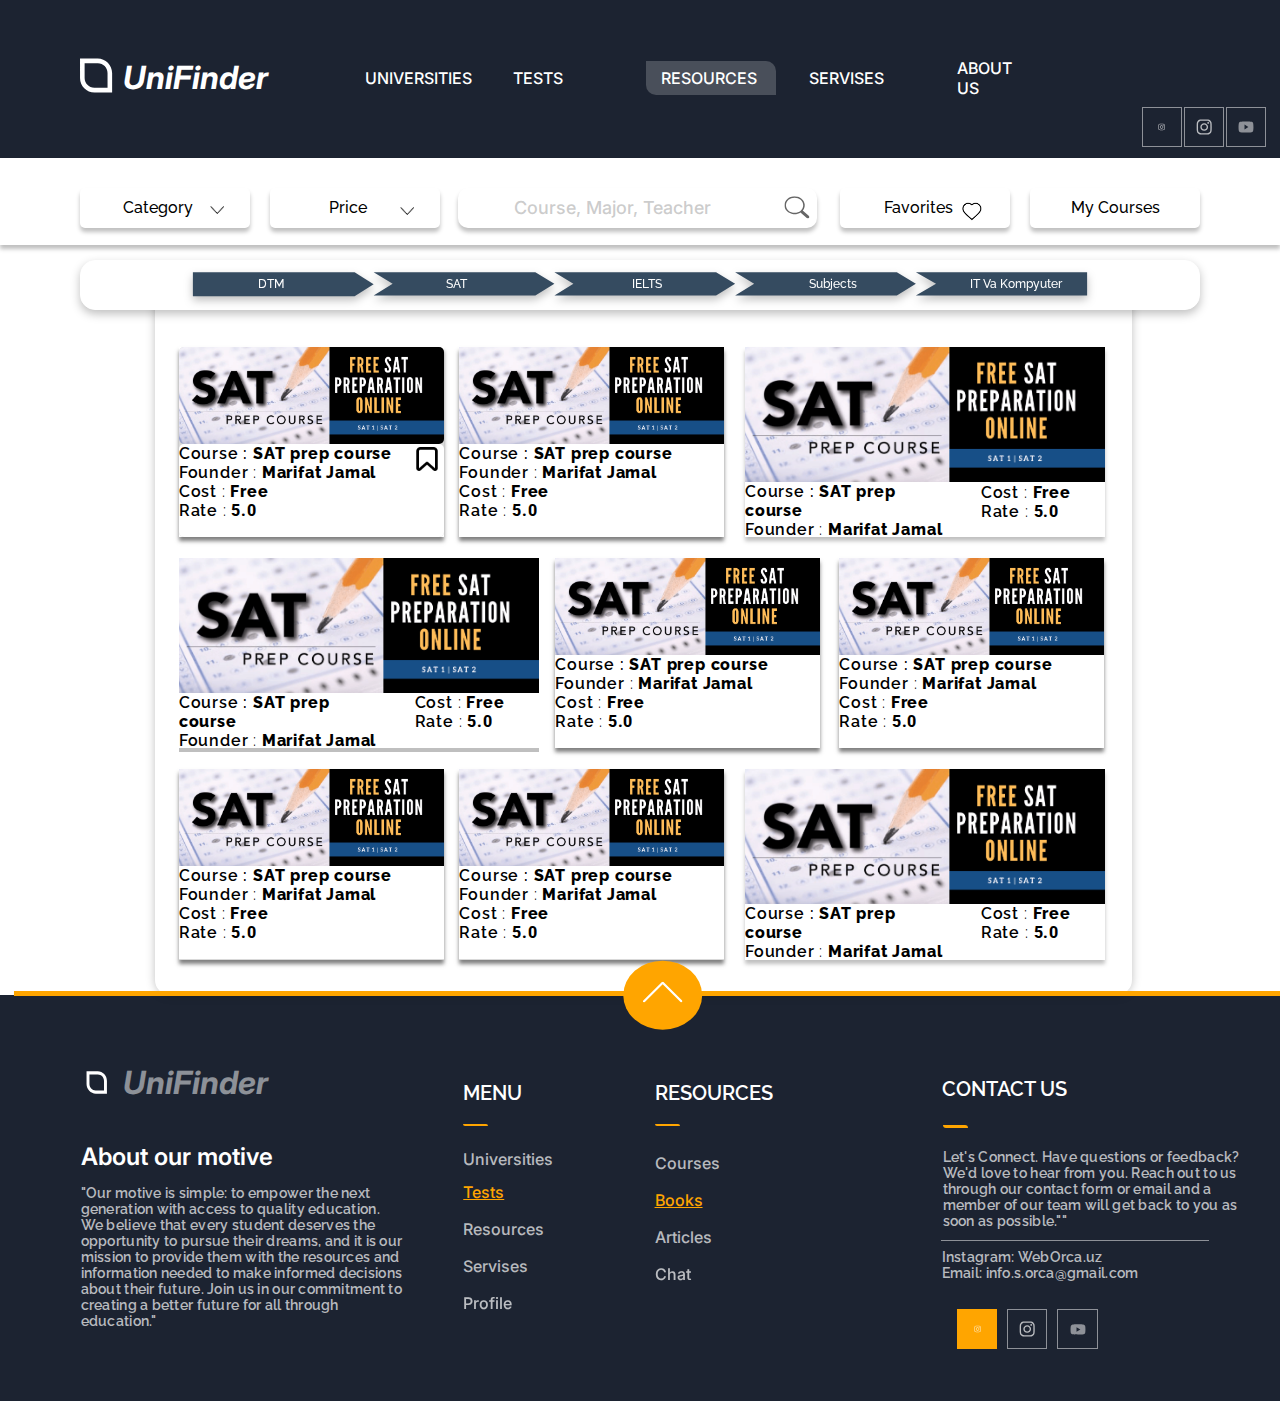
<file: Page-4/index.html>
<!DOCTYPE html>
<html>
  <head>
    <meta charset="utf-8" />
    <meta name="viewport" content="initial-scale=1, width=device-width" />

    <link rel="stylesheet" href="./global.css" />
    <link rel="stylesheet" href="./index.css" />
    <link
      rel="stylesheet"
      href="https://fonts.googleapis.com/css2?family=Raleway:wght@400;500;600;800&display=swap"
    />
    <link
      rel="stylesheet"
      href="https://fonts.googleapis.com/css2?family=Inter:ital,wght@0,500;0,600;1,700&display=swap"
    />
    <link
      rel="stylesheet"
      href="https://fonts.googleapis.com/css2?family=Roboto:wght@800&display=swap"
    />
    <title>Page-4</title>
  </head>
  <body>
    <div class="courses">
      <div class="footer">
        <div class="footer-child"></div>
        <div class="column4">
          <div class="fb-parent">
            <div class="fb">
              <div class="vector-wrapper">
                <img class="vector-icon" alt="" src="./public/vector.svg" />
              </div>
            </div>
            <div class="fb">
              <div class="vector-container">
                <img class="vector-icon1" alt="" src="./public/vector.svg" />
              </div>
            </div>
            <div class="youtube">
              <div class="exclude-wrapper">
                <img class="exclude-icon" alt="" src="./public/exclude.svg" />
              </div>
            </div>
          </div>
          <div class="instagram-weborcauz-email-i-container">
            <p class="instagram-weborcauz">Instagram: WebOrca.uz</p>
            <p class="instagram-weborcauz">Email: info.s.orca@gmail.com</p>
          </div>
          <div class="column4-child"></div>
          <div class="lets-connect-have">
            Let's Connect. Have questions or feedback? We'd love to hear from
            you. Reach out to us through our contact form or email and a member
            of our team will get back to you as soon as possible.""
          </div>
          <div class="contact-us">Contact us</div>
          <div class="column4-item"></div>
        </div>
        <div class="column3">
          <div class="resources">Resources</div>
          <div class="column3-child"></div>
          <div class="menu">
            <div class="menu-item">
              <div class="universities">Courses</div>
            </div>
            <div class="menu-item1">
              <div class="universities1">Books</div>
            </div>
            <div class="menu-item">
              <div class="universities">Articles</div>
            </div>
            <div class="menu-item3">
              <div class="universities3">Chat</div>
            </div>
          </div>
        </div>
        <div class="column2">
          <div class="menu1">MENU</div>
          <div class="column2-child"></div>
          <div class="menu">
            <div class="menu-item4">
              <div class="universities">universities</div>
            </div>
            <div class="menu-item1">
              <div class="universities1">Tests</div>
            </div>
            <div class="menu-item">
              <div class="universities">Resources</div>
            </div>
            <div class="menu-item">
              <div class="universities">Servises</div>
            </div>
            <div class="menu-item3">
              <div class="universities3">Profile</div>
            </div>
          </div>
        </div>
        <div class="column1">
          <div class="logo">
            <img class="subtract-icon" alt="" src="./public/subtract.svg" />

            <i class="unifinder">
              <p class="instagram-weborcauz">UniFinder</p>
              <p class="instagram-weborcauz">&nbsp;</p>
              <p class="instagram-weborcauz">&nbsp;</p>
              <p class="instagram-weborcauz">&nbsp;</p>
            </i>
          </div>
          <div class="about-our-motive-container">
            <span class="about">About</span> our motive
          </div>
          <div class="our-motive-is">
            "Our motive is simple: to empower the next generation with access to
            quality education. We believe that every student deserves the
            opportunity to pursue their dreams, and it is our mission to provide
            them with the resources and information needed to make informed
            decisions about their future. Join us in our commitment to creating
            a better future for all through education."
          </div>
        </div>
      </div>
      <div class="items">
        <div class="items-child"></div>
        <div class="item">
          <div class="item-child"></div>
          <img class="item-item" alt="" src="./public/rectangle-85@2x.png" />

          <div class="item-inner"></div>
          <div class="course-sat-container">
            <p class="instagram-weborcauz">
              <span class="course">Course :</span>
              <span class="span"> </span>
              <span class="sat-prep-course">SAT prep course</span>
            </p>
            <p class="instagram-weborcauz">
              <span class="course">Founder</span>
              <span class="span"> : </span>
              <span class="sat-prep-course">Marifat Jamal</span>
            </p>
            <p class="instagram-weborcauz">
              <span class="cost">Cost</span>
              <span class="span"> : </span>
              <span class="free">Free</span>
            </p>
            <p class="instagram-weborcauz">
              <span class="cost">Rate</span>
              <span class="span"> : </span>
              <span class="span4">5.0</span>
            </p>
          </div>
        </div>
        <div class="item1">
          <div class="rectangle-div"></div>
          <img
            class="rectangle-icon"
            alt=""
            src="./public/rectangle-85@2x.png"
          />

          <div class="item-child1"></div>
          <div class="course-sat-container">
            <p class="instagram-weborcauz">
              <span class="course">Course :</span>
              <span class="span"> </span>
              <span class="sat-prep-course">SAT prep course</span>
            </p>
            <p class="instagram-weborcauz">
              <span class="course">Founder</span>
              <span class="span"> : </span>
              <span class="sat-prep-course">Marifat Jamal</span>
            </p>
            <p class="instagram-weborcauz">
              <span class="cost">Cost</span>
              <span class="span"> : </span>
              <span class="free">Free</span>
            </p>
            <p class="instagram-weborcauz">
              <span class="cost">Rate</span>
              <span class="span"> : </span>
              <span class="span4">5.0</span>
            </p>
          </div>
        </div>
        <div class="item2">
          <div class="rectangle-div"></div>
          <img
            class="rectangle-icon"
            alt=""
            src="./public/rectangle-85@2x.png"
          />

          <div class="item-child1"></div>
          <div class="course-sat-container">
            <p class="instagram-weborcauz">
              <span class="course">Course :</span>
              <span class="span"> </span>
              <span class="sat-prep-course">SAT prep course</span>
            </p>
            <p class="instagram-weborcauz">
              <span class="course">Founder</span>
              <span class="span"> : </span>
              <span class="sat-prep-course">Marifat Jamal</span>
            </p>
            <p class="instagram-weborcauz">
              <span class="cost">Cost</span>
              <span class="span"> : </span>
              <span class="free">Free</span>
            </p>
            <p class="instagram-weborcauz">
              <span class="cost">Rate</span>
              <span class="span"> : </span>
              <span class="span4">5.0</span>
            </p>
          </div>
        </div>
        <div class="item3">
          <div class="item-child5"></div>
          <img
            class="rectangle-icon"
            alt=""
            src="./public/rectangle-85@2x.png"
          />

          <div class="item-child1"></div>
          <div class="course-sat-container">
            <p class="instagram-weborcauz">
              <span class="course">Course :</span>
              <span class="span"> </span>
              <span class="sat-prep-course">SAT prep course</span>
            </p>
            <p class="instagram-weborcauz">
              <span class="course">Founder</span>
              <span class="span"> : </span>
              <span class="sat-prep-course">Marifat Jamal</span>
            </p>
            <p class="instagram-weborcauz">
              <span class="cost">Cost</span>
              <span class="span"> : </span>
              <span class="free">Free</span>
            </p>
            <p class="instagram-weborcauz">
              <span class="cost">Rate</span>
              <span class="span"> : </span>
              <span class="span4">5.0</span>
            </p>
          </div>
        </div>
        <div class="item4">
          <div class="item-child8"></div>
          <img class="item-child9" alt="" src="./public/rectangle-85@2x.png" />

          <div class="item-child10"></div>
          <div class="course-sat-container4">
            <p class="instagram-weborcauz">
              <span class="course">Course :</span>
              <span class="span"> </span>
              <span class="sat-prep-course">SAT prep course</span>
            </p>
            <p class="instagram-weborcauz">
              <span class="course">Founder</span>
              <span class="span"> : </span>
              <span class="sat-prep-course">Marifat Jamal</span>
            </p>
          </div>
        </div>
        <div class="item5">
          <div class="item-child5"></div>
          <img
            class="rectangle-icon"
            alt=""
            src="./public/rectangle-85@2x.png"
          />

          <div class="item-child1"></div>
          <div class="course-sat-container">
            <p class="instagram-weborcauz">
              <span class="course">Course :</span>
              <span class="span"> </span>
              <span class="sat-prep-course">SAT prep course</span>
            </p>
            <p class="instagram-weborcauz">
              <span class="course">Founder</span>
              <span class="span"> : </span>
              <span class="sat-prep-course">Marifat Jamal</span>
            </p>
            <p class="instagram-weborcauz">
              <span class="cost">Cost</span>
              <span class="span"> : </span>
              <span class="free">Free</span>
            </p>
            <p class="instagram-weborcauz">
              <span class="cost">Rate</span>
              <span class="span"> : </span>
              <span class="span4">5.0</span>
            </p>
          </div>
        </div>
        <div class="item6">
          <div class="item-child5"></div>
          <img
            class="rectangle-icon"
            alt=""
            src="./public/rectangle-85@2x.png"
          />

          <div class="item-child1"></div>
          <div class="course-sat-container">
            <p class="instagram-weborcauz">
              <span class="course">Course :</span>
              <span class="span"> </span>
              <span class="sat-prep-course">SAT prep course</span>
            </p>
            <p class="instagram-weborcauz">
              <span class="course">Founder</span>
              <span class="span"> : </span>
              <span class="sat-prep-course">Marifat Jamal</span>
            </p>
            <p class="instagram-weborcauz">
              <span class="cost">Cost</span>
              <span class="span"> : </span>
              <span class="free">Free</span>
            </p>
            <p class="instagram-weborcauz">
              <span class="cost">Rate</span>
              <span class="span"> : </span>
              <span class="span4">5.0</span>
            </p>
          </div>
        </div>
        <div class="item7">
          <div class="item-child8"></div>
          <img class="item-child9" alt="" src="./public/rectangle-85@2x.png" />

          <div class="item-child10"></div>
          <div class="course-sat-container4">
            <p class="instagram-weborcauz">
              <span class="course">Course :</span>
              <span class="span"> </span>
              <span class="sat-prep-course">SAT prep course</span>
            </p>
            <p class="instagram-weborcauz">
              <span class="course">Founder</span>
              <span class="span"> : </span>
              <span class="sat-prep-course">Marifat Jamal</span>
            </p>
          </div>
        </div>
        <div class="item8">
          <div class="item-child8"></div>
          <img class="item-child9" alt="" src="./public/rectangle-85@2x.png" />

          <div class="item-child10"></div>
          <div class="course-sat-container4">
            <p class="instagram-weborcauz">
              <span class="course">Course :</span>
              <span class="span"> </span>
              <span class="sat-prep-course">SAT prep course</span>
            </p>
            <p class="instagram-weborcauz">
              <span class="course">Founder</span>
              <span class="span"> : </span>
              <span class="sat-prep-course">Marifat Jamal</span>
            </p>
          </div>
        </div>
        <div class="cost-free-rate-container">
          <p class="instagram-weborcauz">
            <span class="cost">Cost</span>
            <span class="span"> : </span>
            <span class="free">Free</span>
          </p>
          <p class="instagram-weborcauz">
            <span class="cost">Rate</span>
            <span class="span"> : </span>
            <span class="span4">5.0</span>
          </p>
        </div>
        <div class="cost-free-rate-container1">
          <p class="instagram-weborcauz">
            <span class="cost">Cost</span>
            <span class="span"> : </span>
            <span class="free">Free</span>
          </p>
          <p class="instagram-weborcauz">
            <span class="cost">Rate</span>
            <span class="span"> : </span>
            <span class="span4">5.0</span>
          </p>
        </div>
        <div class="cost-free-rate-container2">
          <p class="instagram-weborcauz">
            <span class="cost">Cost</span>
            <span class="span"> : </span>
            <span class="free">Free</span>
          </p>
          <p class="instagram-weborcauz">
            <span class="cost">Rate</span>
            <span class="span"> : </span>
            <span class="span4">5.0</span>
          </p>
        </div>
      </div>
      <div class="courses-child"></div>
      <div class="head-menu">
        <div class="menu3">
          <div class="menu-item9">
            <div class="universities9">universities</div>
          </div>
          <div class="menu-item10">
            <div class="universities9">Tests</div>
          </div>
          <div class="menu-item11">
            <div class="universities9">Resources</div>
          </div>
          <div class="menu-item10">
            <div class="universities9">Servises</div>
          </div>
          <div class="menu-item13">
            <div class="universities9">About Us</div>
          </div>
          <div class="menu-item13">
            <div class="universities14">sign in</div>
          </div>
        </div>
        <div class="logo1">
          <img class="subtract-icon1" alt="" src="./public/subtract.svg" />

          <i class="unifinder">
            <p class="instagram-weborcauz">UniFinder</p>
            <p class="instagram-weborcauz">&nbsp;</p>
            <p class="instagram-weborcauz">&nbsp;</p>
            <p class="instagram-weborcauz">&nbsp;</p>
          </i>
        </div>
      </div>
      <div class="fb-group">
        <div class="fb">
          <div class="vector-frame">
            <img class="vector-icon" alt="" src="./public/vector.svg" />
          </div>
        </div>
        <div class="fb">
          <div class="vector-container">
            <img class="vector-icon1" alt="" src="./public/vector.svg" />
          </div>
        </div>
        <div class="youtube">
          <div class="exclude-wrapper">
            <img class="exclude-icon" alt="" src="./public/exclude.svg" />
          </div>
        </div>
      </div>
      <div class="courses-item"></div>
      <div class="nav-bar">
        <div class="bed">
          <div class="bed-child"></div>
          <div class="my-courses">My Courses</div>
        </div>
        <div class="search">
          <div class="search-child"></div>
          <img class="bisearch-icon" alt="" src="./public/bisearch.svg" />

          <div class="course-major-teacher">Course, Major, Teacher</div>
        </div>
        <div class="hometype">
          <div class="bed-child"></div>
          <div class="hometype1">
            <div class="category">Category</div>
            <img class="next-1-icon" alt="" src="./public/next-1@2x.png" />
          </div>
        </div>
        <div class="bath">
          <div class="bed-child"></div>
          <div class="hometype2">
            <div class="category">Favorites</div>
          </div>
          <img
            class="favourite-chart-favorites-hear-icon"
            alt=""
            src="./public/1540182-favourite-chart-favorites-heart-rating-icon-1@2x.png"
          />
        </div>
        <div class="price">
          <div class="bed-child"></div>
          <div class="hometype1">
            <div class="category">Price</div>
            <img class="next-1-icon1" alt="" src="./public/next-1@2x.png" />
          </div>
        </div>
      </div>
      <div class="courses-inner"></div>
      <div class="nepr">
        <img class="napr-icon" alt="" src="./public/napr.svg" />

        <div class="dtm">DTM</div>
        <div class="sat">SAT</div>
        <div class="ielts">IELTS</div>
        <div class="subjects">Subjects</div>
        <div class="it-va-kompyuter">IT va kompyuter</div>
      </div>
      <img
        class="bookmark-favorite-save-mark-wh-icon"
        alt=""
        src="./public/8763857-bookmark-favorite-save-mark-whitelist-icon-1@2x.png"
      />

      <img class="up-icon" alt="" src="./public/up.svg" />
    </div>
  </body>
</html>
</file>
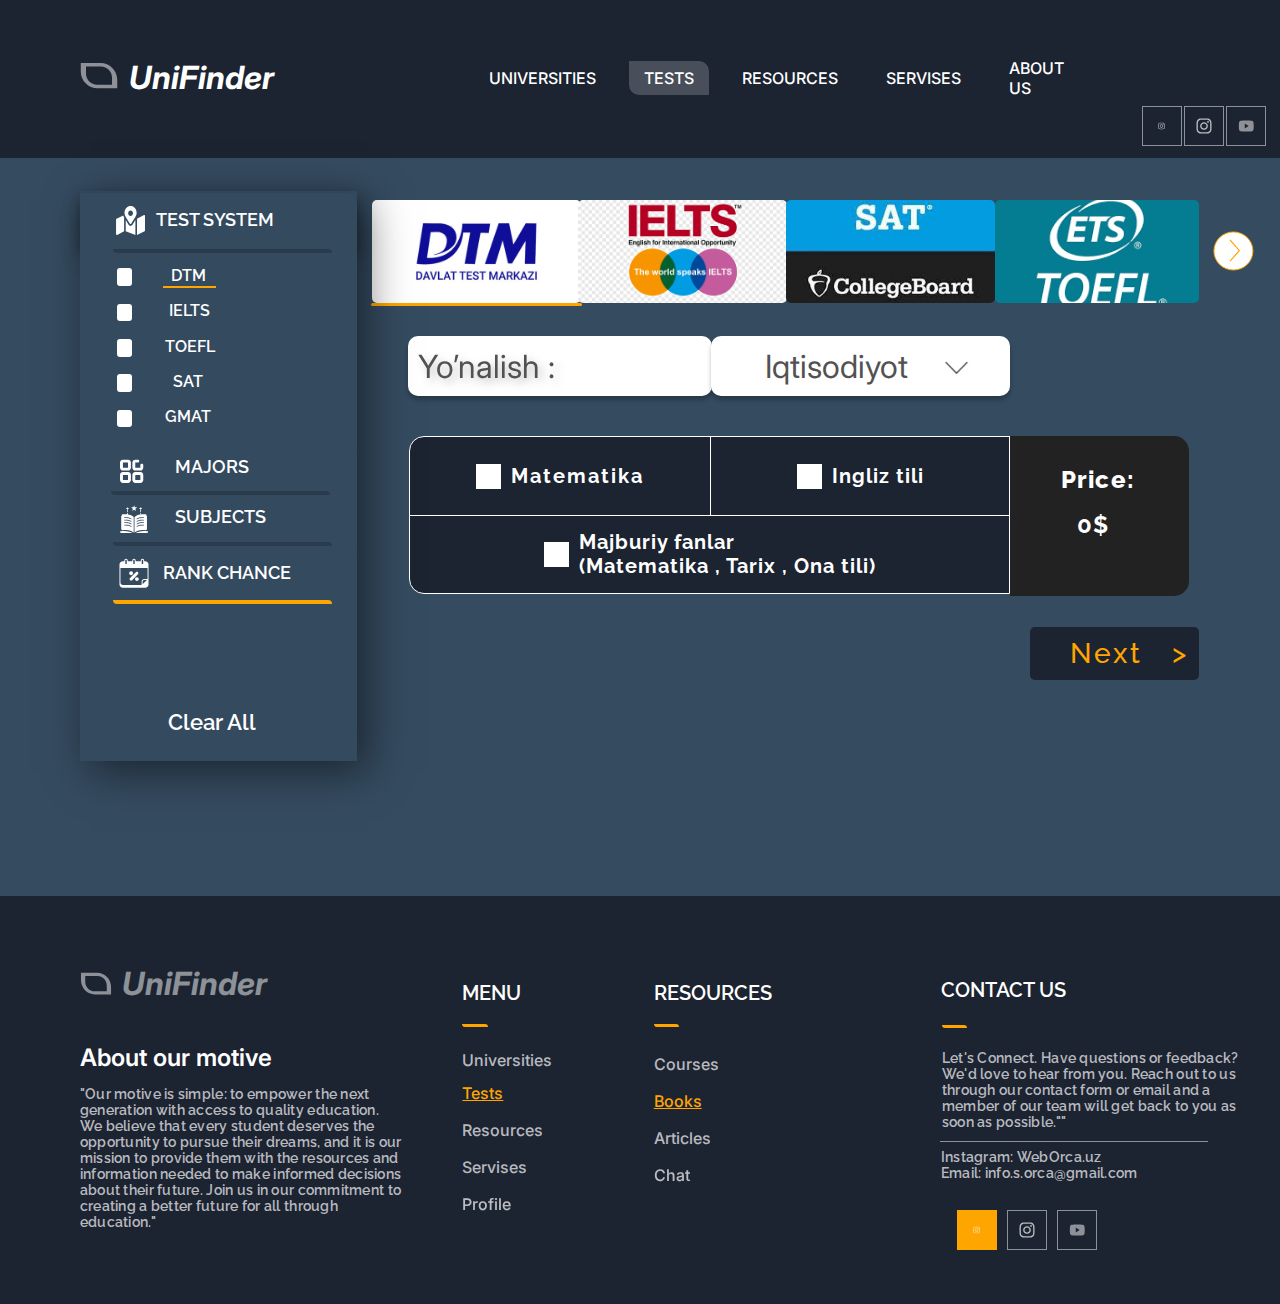
<file: Page-5/index.html>
<!DOCTYPE html>
    <html>
    <head>
    <meta charset="utf-8">
    <meta name="viewport" content="initial-scale=1, width=device-width">
    
    
<link rel="stylesheet" href="./global.css" />
<link rel="stylesheet"  href="./index.css" />
    <link rel="stylesheet" href="https://fonts.googleapis.com/css2?family=Inter:ital,wght@0,400;0,500;0,600;1,700&display=swap" />
<link rel="stylesheet" href="https://fonts.googleapis.com/css2?family=Raleway:wght@500;600;700;800&display=swap" />
    
    <title>Page-5</title>
    
    </head>
    <body>
    
    <div class="tests">
      <div class="head-menu">
        <div class="menu">
          <div class="menu-item">
            <div class="universities">universities</div>
          </div>
          <div class="menu-item1">
            <div class="universities">Tests</div>
          </div>
          <div class="menu-item2">
            <div class="universities">REsources</div>
          </div>
          <div class="menu-item2">
            <div class="universities">Servises</div>
          </div>
          <div class="menu-item4">
            <div class="universities">profile</div>
          </div>
          <div class="menu-item4">
            <div class="universities5">
            </div>
          </div>
          <div class="menu-item4">
            <div class="universities5">sign up</div>
          </div>
          <div class="menu-item4">
            <div class="universities5">sign in</div>
          </div>
        </div>
        <div class="logo">
          <img class="subtract-icon" alt="" src="./public/subtract.svg">
          
          <i class="unifinder">
            <p class="blank-line">UniFinder</p>
            <p class="blank-line">&nbsp;</p>
            <p class="blank-line">&nbsp;</p>
            <p class="blank-line">&nbsp;</p>
          </i>
        </div>
        <div class="head-menu-child">
        </div>
        <div class="head-menu1">
          <div class="menu1">
            <div class="menu-item">
              <div class="universities">universities</div>
            </div>
            <div class="menu-item9">
              <div class="universities">Tests</div>
            </div>
            <div class="menu-item2">
              <div class="universities">Resources</div>
            </div>
            <div class="menu-item2">
              <div class="universities">Servises</div>
            </div>
            <div class="menu-item4">
              <div class="universities">about us</div>
            </div>
            <div class="menu-item4">
              <div class="universities13">sign in</div>
            </div>
          </div>
          <div class="logo1">
            <img class="subtract-icon1" alt="" src="./public/subtract.svg">
            
            <i class="unifinder">
              <p class="blank-line">UniFinder</p>
              <p class="blank-line">&nbsp;</p>
              <p class="blank-line">&nbsp;</p>
              <p class="blank-line">&nbsp;</p>
            </i>
          </div>
        </div>
      </div>
      <div class="tests-child">
      </div>
      <div class="fb-parent">
        <div class="fb">
          <div class="vector-wrapper">
            <img class="vector-icon" alt="" src="./public/vector.svg">
            
          </div>
        </div>
        <div class="fb">
          <div class="vector-container">
            <img class="vector-icon1" alt="" src="./public/vector.svg">
            
          </div>
        </div>
        <div class="youtube">
          <div class="exclude-wrapper">
            <img class="exclude-icon" alt="" src="./public/exclude.svg">
            
          </div>
        </div>
      </div>
      <div class="tests-item">
      </div>
      <div class="head-bar">
        <img class="head-bar-child" alt="" src="./public/rectangle-74@2x.png">
        
        <img class="head-bar-item" alt="" src="./public/rectangle-75@2x.png">
        
        <img class="head-bar-inner" alt="" src="./public/rectangle-76@2x.png">
        
        <div class="rectangle-div">
        </div>
        <img class="rectangle-icon" alt="" src="./public/rectangle-77@2x.png">
        
      </div>
      <img class="right-icon" alt="" src="./public/right.svg">
      
      <div class="tests-inner">
      </div>
      <div class="tests-child1">
      </div>
      <div class="yonalish-wrapper">
        <div class="yonalish">Yo’nalish :</div>
      </div>
      <div class="iqtisodiyot">Iqtisodiyot  </div>
      <img class="up-icon" alt="" src="./public/up@2x.png">
      
      <div class="rectangle-parent">
        <div class="frame-child">
        </div>
        <b class="majburiy-fanlar-matematika-container">
          <p class="blank-line">Majburiy fanlar</p>
          <p class="blank-line">(Matematika , Tarix , Ona tili)</p>
        </b>
      </div>
      <div class="rectangle-group">
        <div class="frame-child">
        </div>
        <b class="majburiy-fanlar-matematika-container">Ingliz tili</b>
      </div>
      <div class="tests-child2">
      </div>
      <div class="price-wrapper">
        <div class="price">Price:</div>
      </div>
      <div class="wrapper">
        <b class="majburiy-fanlar-matematika-container">0$</b>
      </div>
      <div class="rectangle-container">
        <div class="frame-child">
        </div>
        <b class="matematika">Matematika</b>
      </div>
      <div class="footer">
        <div class="footer-child">
        </div>
        <div class="column4">
          <div class="fb-group">
            <div class="fb">
              <div class="vector-frame">
                <img class="vector-icon" alt="" src="./public/vector.svg">
                
              </div>
            </div>
            <div class="fb">
              <div class="vector-container">
                <img class="vector-icon1" alt="" src="./public/vector.svg">
                
              </div>
            </div>
            <div class="youtube">
              <div class="exclude-wrapper">
                <img class="exclude-icon" alt="" src="./public/exclude.svg">
                
              </div>
            </div>
          </div>
          <div class="instagram-weborcauz-email-i-container">
            <p class="blank-line">Instagram: WebOrca.uz</p>
            <p class="blank-line">Email: info.s.orca@gmail.com</p>
          </div>
          <div class="column4-child">
          </div>
          <div class="lets-connect-have">Let's Connect. Have questions or feedback? We'd love to hear from you. Reach out to us through our contact form or email and a member of our team will get back to you as soon as possible.""</div>
          <div class="contact-us">Contact us </div>
          <div class="column4-item">
          </div>
        </div>
        <div class="column3">
          <div class="resources">Resources</div>
          <div class="column3-child">
          </div>
          <div class="menu2">
            <div class="menu-item14">
              <div class="universities5">Courses</div>
            </div>
            <div class="menu-item15">
              <div class="universities15">Books</div>
            </div>
            <div class="menu-item14">
              <div class="universities5">Articles</div>
            </div>
            <div class="menu-item17">
              <div class="universities17">Chat</div>
            </div>
          </div>
        </div>
        <div class="column2">
          <div class="menu3">MENU</div>
          <div class="column2-child">
          </div>
          <div class="menu2">
            <div class="menu-item18">
              <div class="universities5">universities</div>
            </div>
            <div class="menu-item15">
              <div class="universities15">Tests</div>
            </div>
            <div class="menu-item14">
              <div class="universities5">Resources</div>
            </div>
            <div class="menu-item14">
              <div class="universities5">Servises</div>
            </div>
            <div class="menu-item17">
              <div class="universities17">Profile</div>
            </div>
          </div>
        </div>
        <div class="column1">
          <div class="logo2">
            <img class="subtract-icon2" alt="" src="./public/subtract.svg">
            
            <i class="unifinder">
              <p class="blank-line">UniFinder</p>
              <p class="blank-line">&nbsp;</p>
              <p class="blank-line">&nbsp;</p>
              <p class="blank-line">&nbsp;</p>
            </i>
          </div>
          <div class="about-our-motive-container">
            <span class="about">About</span> our motive
          </div>
          <div class="our-motive-is">"Our motive is simple: to empower the next generation with access to quality education. We believe that every student deserves the opportunity to pursue their dreams, and it is our mission to provide them with the resources and information needed to make informed decisions about their future. Join us in our commitment to creating a better future for all through education."</div>
        </div>
      </div>
      <div class="rate-bar">
        <div class="rate-bar-child">
        </div>
        <div class="rate-bar-item">
        </div>
        <div class="rate-bar-inner">
        </div>
        <div class="glyph-parent">
          <img class="glyph-icon" alt="" src="./public/glyph.svg">
          
          <div class="rank-chance">rank chance</div>
        </div>
        <div class="rate-bar-child1">
        </div>
        <div class="rate-bar-child2">
        </div>
        <div class="rate-bar-child3">
        </div>
        <div class="rate-bar-child4">
        </div>
        <img class="menu-navigation-direction-arro-icon" alt="" src="./public/7787586-menu-navigation-direction-arrow-location-icon-2.svg">
        
        <div class="majors">majors</div>
        <div class="rate-bar-child5">
        </div>
        <div class="rate-bar-child6">
        </div>
        <div class="filter-country">
          <div class="filter-country-child">
          </div>
          <div class="location">
            <div class="location-child">
            </div>
            <div class="map-location-dot-icon-2-parent">
              <img class="map-location-dot-icon-2" alt="" src="./public/8665620-map-location-dot-icon-2.svg">
              
              <div class="test-system">TEST System</div>
            </div>
          </div>
          <div class="filter-country-item">
          </div>
          <div class="filter-country-item">
          </div>
          <div class="filter-country-child1">
          </div>
          <div class="item">
            <div class="item-child">
            </div>
            <div class="gmat">GMAT</div>
          </div>
          <div class="item1">
            <div class="item-child">
            </div>
            <div class="gmat">SAT</div>
          </div>
          <div class="item2">
            <div class="item-child">
            </div>
            <div class="toefl">TOEFL</div>
          </div>
          <div class="item3">
            <div class="item-child">
            </div>
            <div class="toefl">IELTS</div>
          </div>
          <div class="item4">
            <div class="item-child">
            </div>
            <div class="gmat">DTM</div>
          </div>
          <div class="filter-country-child2">
          </div>
        </div>
        <div class="clear-all">Clear All</div>
        <img class="book-education-entrepreneur-kn-icon" alt="" src="./public/3533407-book-education-entrepreneur-knowledge-learning-icon-1.svg">
        
      </div>
      <div class="subjects">sUBJECTS</div>
      <div class="tests-child3">
      </div>
      <div class="next-wrapper">
        <div class="next">Next   &gt;</div>
      </div>
    </div>
    
    
    
    
    </body>
  </html>
</file>
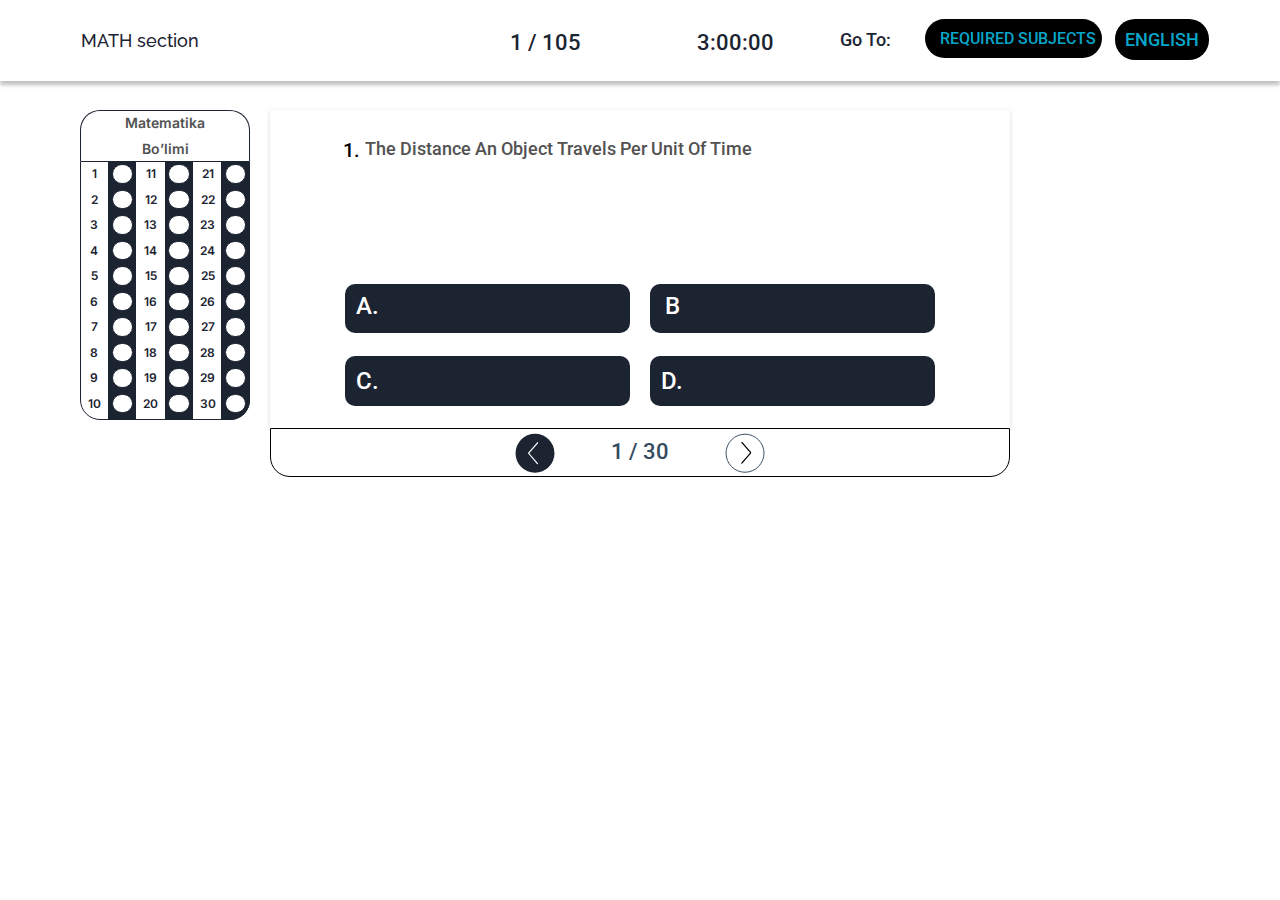
<file: Page-6/index.html>
<!DOCTYPE html>
<html>
  <head>
    <meta charset="utf-8" />
    <meta name="viewport" content="initial-scale=1, width=device-width" />

    <link rel="stylesheet" href="./global.css" />
    <link rel="stylesheet" href="./index.css" />
    <link
      rel="stylesheet"
      href="https://fonts.googleapis.com/css2?family=Raleway:wght@500&display=swap"
    />
    <link
      rel="stylesheet"
      href="https://fonts.googleapis.com/css2?family=Roboto:wght@500&display=swap"
    />
    <link
      rel="stylesheet"
      href="https://fonts.googleapis.com/css2?family=Inter:wght@600&display=swap"
    />
    <title>Page-6</title>
  </head>
  <body>
    <div class="test2">
      <div class="test2-child"></div>
      <div class="math-section">MATH section</div>
      <div class="div">1 / 105</div>
      <div class="div1">3:00:00</div>
      <div class="english-wrapper">
        <div class="english">ENGLISH</div>
      </div>
      <div class="required-subjects-wrapper">
        <div class="required-subjects">Required Subjects</div>
      </div>
      <div class="go-to">Go to:</div>
      <div class="test-page">
        <div class="test-page-child"></div>
        <div class="the-distance-an">
          The distance an object travels per unit of time
        </div>
        <div class="test-page-item"></div>
        <div class="test-page-inner"></div>
        <div class="rectangle-div"></div>
        <div class="test-page-child1"></div>
        <div class="div2">1.</div>
      </div>
      <div class="variant-raqami">
        <div class="variant-raqami-child"></div>
        <div class="variant-raqami-item"></div>
        <div class="matematika">Matematika</div>
        <div class="bolimi">Bo’limi</div>
        <div class="variant-raqami-inner"></div>
        <div class="variant-raqami-child1"></div>
        <div class="variant-raqami-child2"></div>
        <div class="variant-raqami-child3"></div>
        <div class="div3">
          <div class="wrapper">
            <div class="div4">30</div>
          </div>
          <div class="container">
            <div class="div4">29</div>
          </div>
          <div class="frame">
            <div class="div4">28</div>
          </div>
          <div class="frame-div">
            <div class="div4">27</div>
          </div>
          <div class="wrapper1">
            <div class="div4">26</div>
          </div>
          <div class="wrapper2">
            <div class="div4">25</div>
          </div>
          <div class="wrapper3">
            <div class="div4">23</div>
          </div>
          <div class="wrapper4">
            <div class="div4">24</div>
          </div>
          <div class="wrapper5">
            <div class="div4">22</div>
          </div>
          <div class="wrapper6">
            <div class="div4">21</div>
          </div>
          <div class="wrapper7">
            <div class="div4">20</div>
          </div>
          <div class="wrapper8">
            <div class="div4">19</div>
          </div>
          <div class="wrapper9">
            <div class="div4">18</div>
          </div>
          <div class="wrapper10">
            <div class="div4">17</div>
          </div>
          <div class="wrapper11">
            <div class="div4">16</div>
          </div>
          <div class="wrapper12">
            <div class="div4">15</div>
          </div>
          <div class="wrapper13">
            <div class="div4">13</div>
          </div>
          <div class="wrapper14">
            <div class="div4">14</div>
          </div>
          <div class="wrapper15">
            <div class="div4">12</div>
          </div>
          <div class="wrapper16">
            <div class="div4">11</div>
          </div>
        </div>
        <div class="div24">
          <div class="wrapper7">
            <div class="div4">10</div>
          </div>
          <div class="wrapper8">
            <div class="div4">9</div>
          </div>
          <div class="wrapper9">
            <div class="div4">8</div>
          </div>
          <div class="wrapper10">
            <div class="div4">7</div>
          </div>
          <div class="wrapper11">
            <div class="div4">6</div>
          </div>
          <div class="wrapper12">
            <div class="div4">5</div>
          </div>
          <div class="wrapper13">
            <div class="div4">3</div>
          </div>
          <div class="wrapper14">
            <div class="div4">4</div>
          </div>
          <div class="wrapper15">
            <div class="div4">2</div>
          </div>
          <div class="wrapper16">
            <div class="div4">1</div>
          </div>
        </div>
        <div class="circles">
          <div class="circles-child"></div>
          <div class="circles-item"></div>
          <div class="circles-inner"></div>
          <div class="circles-child1"></div>
          <div class="circles-child2"></div>
          <div class="circles-child3"></div>
          <div class="circles-child4"></div>
          <div class="circles-child5"></div>
          <div class="circles-child6"></div>
          <div class="circles-child7"></div>
          <div class="circles-child8"></div>
          <div class="circles-child9"></div>
          <div class="circles-child10"></div>
          <div class="circles-child11"></div>
          <div class="circles-child12"></div>
          <div class="circles-child13"></div>
          <div class="circles-child14"></div>
          <div class="circles-child15"></div>
          <div class="circles-child16"></div>
          <div class="circles-child17"></div>
          <div class="circles-child18"></div>
          <div class="circles-child19"></div>
          <div class="circles-child20"></div>
          <div class="circles-child21"></div>
          <div class="circles-child22"></div>
          <div class="circles-child23"></div>
          <div class="circles-child24"></div>
          <div class="circles-child25"></div>
          <div class="circles-child26"></div>
          <div class="circles-child27"></div>
        </div>
      </div>
      <div class="a">A.</div>
      <div class="b">B</div>
      <div class="c">C.</div>
      <div class="d">D.</div>
      <div class="test2-item"></div>
      <img class="left-icon" alt="" src="./public/left.svg" />

      <img class="right-icon" alt="" src="./public/right.svg" />

      <div class="div35">1 / 30</div>
    </div>
  </body>
</html>
</file>
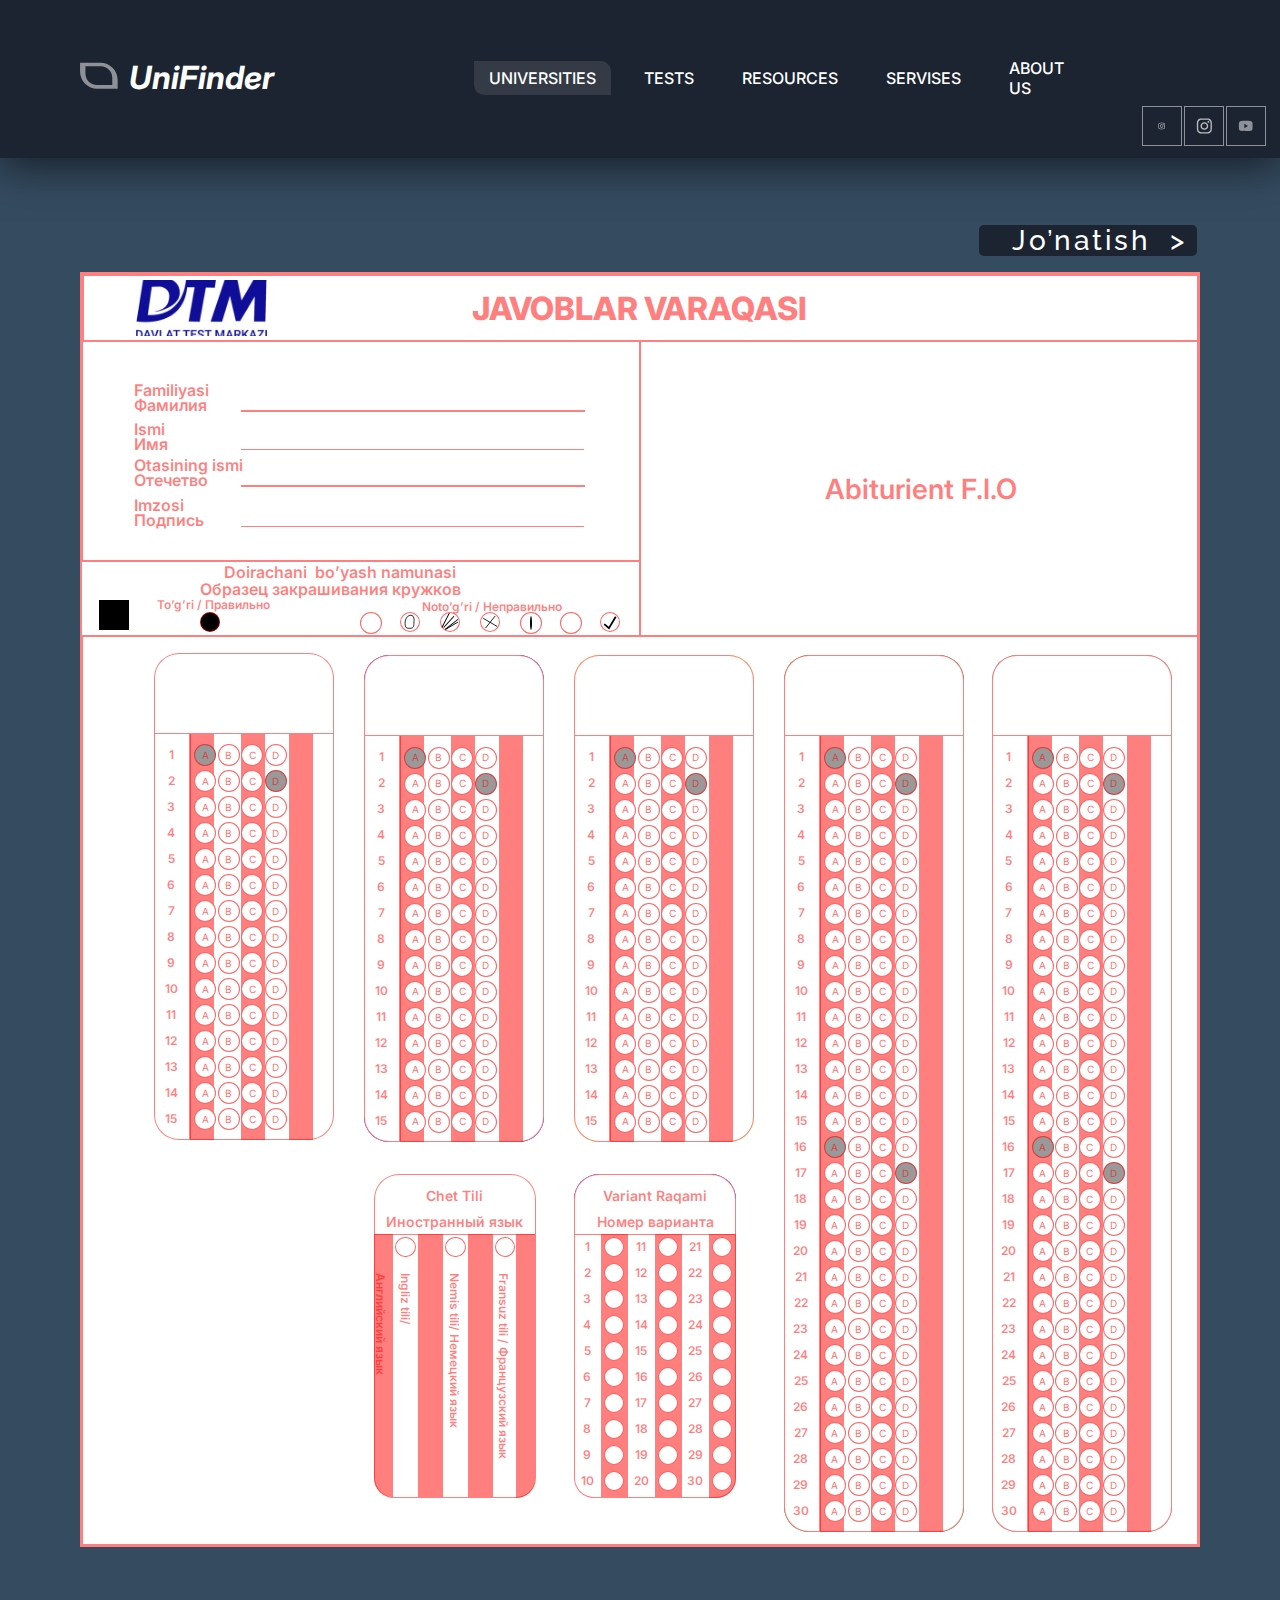
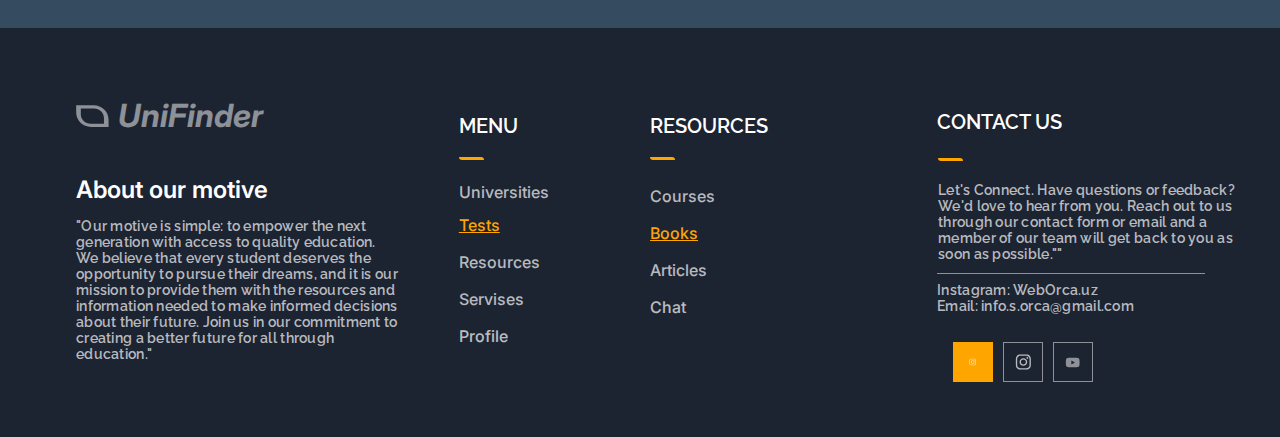
<file: Page-7/index.html>
<!DOCTYPE html>
    <html>
    <head>
    <meta charset="utf-8">
    <meta name="viewport" content="initial-scale=1, width=device-width">
    
    
<link rel="stylesheet" href="./global.css" />
<link rel="stylesheet"  href="./index.css" />
    <link rel="stylesheet" href="https://fonts.googleapis.com/css2?family=Inter:ital,wght@0,400;0,500;0,600;0,800;1,700&display=swap" />
<link rel="stylesheet" href="https://fonts.googleapis.com/css2?family=Raleway:wght@500;600&display=swap" />
    
    <title>Page-7</title>
    
    </head>
    <body>
    
    <div class="test3">
      <div class="test3-child">
      </div>
      <div class="head-menu">
        <div class="menu">
          <div class="menu-item">
            <div class="universities">universities</div>
          </div>
          <div class="menu-item1">
            <div class="universities">Tests</div>
          </div>
          <div class="menu-item2">
            <div class="universities">REsources</div>
          </div>
          <div class="menu-item2">
            <div class="universities">Servises</div>
          </div>
          <div class="menu-item4">
            <div class="universities">profile</div>
          </div>
          <div class="menu-item4">
            <div class="universities5">
            </div>
          </div>
          <div class="menu-item4">
            <div class="universities5">sign up</div>
          </div>
          <div class="menu-item4">
            <div class="universities5">sign in</div>
          </div>
        </div>
        <div class="logo">
          <img class="subtract-icon" alt="" src="./public/subtract.svg">
          
          <i class="unifinder">
            <p class="blank-line">UniFinder</p>
            <p class="blank-line">&nbsp;</p>
            <p class="blank-line">&nbsp;</p>
            <p class="blank-line">&nbsp;</p>
          </i>
        </div>
        <div class="head-menu-child">
        </div>
        <div class="head-menu1">
          <div class="menu1">
            <div class="menu-item8">
              <div class="universities">universities</div>
            </div>
            <div class="menu-item2">
              <div class="universities">Tests</div>
            </div>
            <div class="menu-item2">
              <div class="universities">Resources</div>
            </div>
            <div class="menu-item2">
              <div class="universities">Servises</div>
            </div>
            <div class="menu-item4">
              <div class="universities">about us</div>
            </div>
            <div class="menu-item4">
              <div class="universities13">sign in</div>
            </div>
          </div>
          <div class="logo1">
            <img class="subtract-icon1" alt="" src="./public/subtract.svg">
            
            <i class="unifinder">
              <p class="blank-line">UniFinder</p>
              <p class="blank-line">&nbsp;</p>
              <p class="blank-line">&nbsp;</p>
              <p class="blank-line">&nbsp;</p>
            </i>
          </div>
        </div>
        <div class="fb-parent">
          <div class="fb">
            <div class="vector-wrapper">
              <img class="vector-icon" alt="" src="./public/vector.svg">
              
            </div>
          </div>
          <div class="fb">
            <div class="vector-container">
              <img class="vector-icon1" alt="" src="./public/vector.svg">
              
            </div>
          </div>
          <div class="youtube">
            <div class="exclude-wrapper">
              <img class="exclude-icon" alt="" src="./public/exclude.svg">
              
            </div>
          </div>
        </div>
      </div>
      <div class="body-test">
        <div class="body-test-child">
        </div>
        <div class="test-sub">
          <div class="test-sub-child">
          </div>
          <div class="test-sub-item">
          </div>
          <div class="subject3">
            <div class="subject31">
              <div class="subject3-child">
              </div>
              <div class="subject3-item">
              </div>
              <div class="num">
                <div class="wrapper">
                  <div class="div">30</div>
                </div>
                <div class="container">
                  <div class="div">29</div>
                </div>
                <div class="frame">
                  <div class="div">28</div>
                </div>
                <div class="frame-div">
                  <div class="div">27</div>
                </div>
                <div class="wrapper1">
                  <div class="div">26</div>
                </div>
                <div class="wrapper2">
                  <div class="div">25</div>
                </div>
                <div class="wrapper3">
                  <div class="div">24</div>
                </div>
                <div class="wrapper4">
                  <div class="div">23</div>
                </div>
                <div class="wrapper5">
                  <div class="div">22</div>
                </div>
                <div class="wrapper6">
                  <div class="div">21</div>
                </div>
                <div class="wrapper7">
                  <div class="div">20</div>
                </div>
                <div class="wrapper8">
                  <div class="div">18</div>
                </div>
                <div class="wrapper9">
                  <div class="div">19</div>
                </div>
                <div class="wrapper10">
                  <div class="div">17</div>
                </div>
                <div class="wrapper11">
                  <div class="div">16</div>
                </div>
              </div>
              <div class="red-lines">
                <div class="red-lines-child">
                </div>
                <div class="red-lines-item">
                </div>
                <div class="red-lines-inner">
                </div>
              </div>
              <div class="group-abcd">
                <div class="abcd">
                  <div class="d-wrapper">
                    <div class="d">D</div>
                  </div>
                  <div class="c-wrapper">
                    <div class="d">C</div>
                  </div>
                  <div class="b-wrapper">
                    <div class="d">B</div>
                  </div>
                  <div class="a-wrapper">
                    <div class="d">A</div>
                  </div>
                </div>
                <div class="abcd1">
                  <div class="d-wrapper">
                    <div class="d">D</div>
                  </div>
                  <div class="c-wrapper">
                    <div class="d">C</div>
                  </div>
                  <div class="b-wrapper">
                    <div class="d">B</div>
                  </div>
                  <div class="a-wrapper">
                    <div class="d">A</div>
                  </div>
                </div>
                <div class="abcd2">
                  <div class="d-wrapper">
                    <div class="d">D</div>
                  </div>
                  <div class="c-wrapper">
                    <div class="d">C</div>
                  </div>
                  <div class="b-wrapper">
                    <div class="d">B</div>
                  </div>
                  <div class="a-wrapper">
                    <div class="d">A</div>
                  </div>
                </div>
                <div class="abcd3">
                  <div class="d-wrapper">
                    <div class="d">D</div>
                  </div>
                  <div class="c-wrapper">
                    <div class="d">C</div>
                  </div>
                  <div class="b-wrapper">
                    <div class="d">B</div>
                  </div>
                  <div class="a-wrapper">
                    <div class="d">A</div>
                  </div>
                </div>
                <div class="abcd4">
                  <div class="d-wrapper">
                    <div class="d">D</div>
                  </div>
                  <div class="c-wrapper">
                    <div class="d">C</div>
                  </div>
                  <div class="b-wrapper">
                    <div class="d">B</div>
                  </div>
                  <div class="a-wrapper">
                    <div class="d">A</div>
                  </div>
                </div>
                <div class="abcd5">
                  <div class="d-wrapper">
                    <div class="d">D</div>
                  </div>
                  <div class="c-wrapper">
                    <div class="d">C</div>
                  </div>
                  <div class="b-wrapper">
                    <div class="d">B</div>
                  </div>
                  <div class="a-wrapper">
                    <div class="d">A</div>
                  </div>
                </div>
                <div class="abcd6">
                  <div class="d-wrapper">
                    <div class="d">D</div>
                  </div>
                  <div class="c-wrapper">
                    <div class="d">C</div>
                  </div>
                  <div class="b-wrapper">
                    <div class="d">B</div>
                  </div>
                  <div class="a-wrapper">
                    <div class="d">A</div>
                  </div>
                </div>
                <div class="abcd7">
                  <div class="d-wrapper">
                    <div class="d">D</div>
                  </div>
                  <div class="c-wrapper">
                    <div class="d">C</div>
                  </div>
                  <div class="b-wrapper">
                    <div class="d">B</div>
                  </div>
                  <div class="a-wrapper">
                    <div class="d">A</div>
                  </div>
                </div>
                <div class="abcd8">
                  <div class="d-wrapper">
                    <div class="d">D</div>
                  </div>
                  <div class="c-wrapper">
                    <div class="d">C</div>
                  </div>
                  <div class="b-wrapper">
                    <div class="d">B</div>
                  </div>
                  <div class="a-wrapper">
                    <div class="d">A</div>
                  </div>
                </div>
                <div class="abcd9">
                  <div class="d-wrapper">
                    <div class="d">D</div>
                  </div>
                  <div class="c-wrapper">
                    <div class="d">C</div>
                  </div>
                  <div class="b-wrapper">
                    <div class="d">B</div>
                  </div>
                  <div class="a-wrapper">
                    <div class="d">A</div>
                  </div>
                </div>
                <div class="abcd10">
                  <div class="d-wrapper">
                    <div class="d">D</div>
                  </div>
                  <div class="c-wrapper">
                    <div class="d">C</div>
                  </div>
                  <div class="b-wrapper">
                    <div class="d">B</div>
                  </div>
                  <div class="a-wrapper">
                    <div class="d">A</div>
                  </div>
                </div>
                <div class="abcd11">
                  <div class="d-wrapper">
                    <div class="d">D</div>
                  </div>
                  <div class="c-wrapper">
                    <div class="d">C</div>
                  </div>
                  <div class="b-wrapper">
                    <div class="d">B</div>
                  </div>
                  <div class="a-wrapper">
                    <div class="d">A</div>
                  </div>
                </div>
                <div class="abcd12">
                  <div class="d-wrapper">
                    <div class="d">D</div>
                  </div>
                  <div class="c-wrapper">
                    <div class="d">C</div>
                  </div>
                  <div class="b-wrapper">
                    <div class="d">B</div>
                  </div>
                  <div class="a-wrapper">
                    <div class="d">A</div>
                  </div>
                </div>
                <div class="abcd13">
                  <div class="d-wrapper11">
                    <div class="d">D</div>
                  </div>
                  <div class="c-wrapper">
                    <div class="d">C</div>
                  </div>
                  <div class="b-wrapper">
                    <div class="d">B</div>
                  </div>
                  <div class="a-wrapper">
                    <div class="d">A</div>
                  </div>
                </div>
                <div class="abcd14">
                  <div class="d-wrapper">
                    <div class="d">D</div>
                  </div>
                  <div class="c-wrapper">
                    <div class="d">C</div>
                  </div>
                  <div class="b-wrapper">
                    <div class="d">B</div>
                  </div>
                  <div class="a-wrapper12">
                    <div class="d">A</div>
                  </div>
                </div>
              </div>
            </div>
            <div class="subject32">
              <div class="subject3-inner">
              </div>
              <div class="rectangle-div">
              </div>
              <div class="subject3-child1">
              </div>
              <div class="num1">
                <div class="wrapper12">
                  <div class="div">15</div>
                </div>
                <div class="wrapper13">
                  <div class="div">14</div>
                </div>
                <div class="wrapper14">
                  <div class="div">13</div>
                </div>
                <div class="wrapper15">
                  <div class="div">12</div>
                </div>
                <div class="wrapper16">
                  <div class="div">11</div>
                </div>
                <div class="wrapper17">
                  <div class="div">10</div>
                </div>
                <div class="wrapper18">
                  <div class="div">9</div>
                </div>
                <div class="wrapper19">
                  <div class="div">8</div>
                </div>
                <div class="wrapper20">
                  <div class="div">7</div>
                </div>
                <div class="wrapper21">
                  <div class="div">6</div>
                </div>
                <div class="wrapper22">
                  <div class="div">5</div>
                </div>
                <div class="wrapper23">
                  <div class="div">3</div>
                </div>
                <div class="wrapper24">
                  <div class="div">4</div>
                </div>
                <div class="wrapper25">
                  <div class="div">2</div>
                </div>
                <div class="wrapper26">
                  <div class="div">1</div>
                </div>
              </div>
              <div class="red-lines1">
                <div class="red-lines-child1">
                </div>
                <div class="red-lines-child2">
                </div>
                <div class="red-lines-child3">
                </div>
              </div>
              <div class="group-abcd1">
                <div class="abcd15">
                  <div class="d-wrapper13">
                    <div class="d">D</div>
                  </div>
                  <div class="c-wrapper13">
                    <div class="d">C</div>
                  </div>
                  <div class="b-wrapper13">
                    <div class="d">B</div>
                  </div>
                  <div class="a-wrapper13">
                    <div class="d">A</div>
                  </div>
                </div>
                <div class="abcd16">
                  <div class="d-wrapper13">
                    <div class="d">D</div>
                  </div>
                  <div class="c-wrapper13">
                    <div class="d">C</div>
                  </div>
                  <div class="b-wrapper13">
                    <div class="d">B</div>
                  </div>
                  <div class="a-wrapper13">
                    <div class="d">A</div>
                  </div>
                </div>
                <div class="abcd17">
                  <div class="d-wrapper13">
                    <div class="d">D</div>
                  </div>
                  <div class="c-wrapper13">
                    <div class="d">C</div>
                  </div>
                  <div class="b-wrapper13">
                    <div class="d">B</div>
                  </div>
                  <div class="a-wrapper13">
                    <div class="d">A</div>
                  </div>
                </div>
                <div class="abcd18">
                  <div class="d-wrapper13">
                    <div class="d">D</div>
                  </div>
                  <div class="c-wrapper13">
                    <div class="d">C</div>
                  </div>
                  <div class="b-wrapper13">
                    <div class="d">B</div>
                  </div>
                  <div class="a-wrapper13">
                    <div class="d">A</div>
                  </div>
                </div>
                <div class="abcd19">
                  <div class="d-wrapper13">
                    <div class="d">D</div>
                  </div>
                  <div class="c-wrapper13">
                    <div class="d">C</div>
                  </div>
                  <div class="b-wrapper13">
                    <div class="d">B</div>
                  </div>
                  <div class="a-wrapper13">
                    <div class="d">A</div>
                  </div>
                </div>
                <div class="abcd20">
                  <div class="d-wrapper13">
                    <div class="d">D</div>
                  </div>
                  <div class="c-wrapper13">
                    <div class="d">C</div>
                  </div>
                  <div class="b-wrapper13">
                    <div class="d">B</div>
                  </div>
                  <div class="a-wrapper13">
                    <div class="d">A</div>
                  </div>
                </div>
                <div class="abcd21">
                  <div class="d-wrapper13">
                    <div class="d">D</div>
                  </div>
                  <div class="c-wrapper13">
                    <div class="d">C</div>
                  </div>
                  <div class="b-wrapper13">
                    <div class="d">B</div>
                  </div>
                  <div class="a-wrapper13">
                    <div class="d">A</div>
                  </div>
                </div>
                <div class="abcd22">
                  <div class="d-wrapper13">
                    <div class="d">D</div>
                  </div>
                  <div class="c-wrapper13">
                    <div class="d">C</div>
                  </div>
                  <div class="b-wrapper13">
                    <div class="d">B</div>
                  </div>
                  <div class="a-wrapper13">
                    <div class="d">A</div>
                  </div>
                </div>
                <div class="abcd23">
                  <div class="d-wrapper13">
                    <div class="d">D</div>
                  </div>
                  <div class="c-wrapper13">
                    <div class="d">C</div>
                  </div>
                  <div class="b-wrapper13">
                    <div class="d">B</div>
                  </div>
                  <div class="a-wrapper13">
                    <div class="d">A</div>
                  </div>
                </div>
                <div class="abcd24">
                  <div class="d-wrapper13">
                    <div class="d">D</div>
                  </div>
                  <div class="c-wrapper13">
                    <div class="d">C</div>
                  </div>
                  <div class="b-wrapper13">
                    <div class="d">B</div>
                  </div>
                  <div class="a-wrapper13">
                    <div class="d">A</div>
                  </div>
                </div>
                <div class="abcd25">
                  <div class="d-wrapper13">
                    <div class="d">D</div>
                  </div>
                  <div class="c-wrapper13">
                    <div class="d">C</div>
                  </div>
                  <div class="b-wrapper13">
                    <div class="d">B</div>
                  </div>
                  <div class="a-wrapper13">
                    <div class="d">A</div>
                  </div>
                </div>
                <div class="abcd26">
                  <div class="d-wrapper13">
                    <div class="d">D</div>
                  </div>
                  <div class="c-wrapper13">
                    <div class="d">C</div>
                  </div>
                  <div class="b-wrapper13">
                    <div class="d">B</div>
                  </div>
                  <div class="a-wrapper13">
                    <div class="d">A</div>
                  </div>
                </div>
                <div class="abcd27">
                  <div class="d-wrapper13">
                    <div class="d">D</div>
                  </div>
                  <div class="c-wrapper13">
                    <div class="d">C</div>
                  </div>
                  <div class="b-wrapper13">
                    <div class="d">B</div>
                  </div>
                  <div class="a-wrapper13">
                    <div class="d">A</div>
                  </div>
                </div>
                <div class="abcd28">
                  <div class="d-wrapper26">
                    <div class="d">D</div>
                  </div>
                  <div class="c-wrapper13">
                    <div class="d">C</div>
                  </div>
                  <div class="b-wrapper13">
                    <div class="d">B</div>
                  </div>
                  <div class="a-wrapper13">
                    <div class="d">A</div>
                  </div>
                </div>
                <div class="abcd29">
                  <div class="d-wrapper13">
                    <div class="d">D</div>
                  </div>
                  <div class="c-wrapper13">
                    <div class="d">C</div>
                  </div>
                  <div class="b-wrapper13">
                    <div class="d">B</div>
                  </div>
                  <div class="a-wrapper27">
                    <div class="d">A</div>
                  </div>
                </div>
              </div>
            </div>
          </div>
          <div class="test-sub-inner">
          </div>
          <div class="subject33">
            <div class="subject3-inner">
            </div>
            <div class="subject2-item">
            </div>
            <div class="subject2-inner">
            </div>
            <div class="num1">
              <div class="wrapper12">
                <div class="div">15</div>
              </div>
              <div class="wrapper13">
                <div class="div">14</div>
              </div>
              <div class="wrapper14">
                <div class="div">13</div>
              </div>
              <div class="wrapper15">
                <div class="div">12</div>
              </div>
              <div class="wrapper16">
                <div class="div">11</div>
              </div>
              <div class="wrapper17">
                <div class="div">10</div>
              </div>
              <div class="wrapper18">
                <div class="div">9</div>
              </div>
              <div class="wrapper19">
                <div class="div">8</div>
              </div>
              <div class="wrapper20">
                <div class="div">7</div>
              </div>
              <div class="wrapper21">
                <div class="div">6</div>
              </div>
              <div class="wrapper22">
                <div class="div">5</div>
              </div>
              <div class="wrapper23">
                <div class="div">3</div>
              </div>
              <div class="wrapper24">
                <div class="div">4</div>
              </div>
              <div class="wrapper25">
                <div class="div">2</div>
              </div>
              <div class="wrapper26">
                <div class="div">1</div>
              </div>
            </div>
            <div class="red-lines2">
              <div class="red-lines-child4">
              </div>
              <div class="red-lines-child5">
              </div>
              <div class="red-lines-child6">
              </div>
            </div>
            <div class="group-abcd1">
              <div class="abcd15">
                <div class="d-wrapper13">
                  <div class="d">D</div>
                </div>
                <div class="c-wrapper13">
                  <div class="d">C</div>
                </div>
                <div class="b-wrapper13">
                  <div class="d">B</div>
                </div>
                <div class="a-wrapper13">
                  <div class="d">A</div>
                </div>
              </div>
              <div class="abcd16">
                <div class="d-wrapper13">
                  <div class="d">D</div>
                </div>
                <div class="c-wrapper13">
                  <div class="d">C</div>
                </div>
                <div class="b-wrapper13">
                  <div class="d">B</div>
                </div>
                <div class="a-wrapper13">
                  <div class="d">A</div>
                </div>
              </div>
              <div class="abcd17">
                <div class="d-wrapper13">
                  <div class="d">D</div>
                </div>
                <div class="c-wrapper13">
                  <div class="d">C</div>
                </div>
                <div class="b-wrapper13">
                  <div class="d">B</div>
                </div>
                <div class="a-wrapper13">
                  <div class="d">A</div>
                </div>
              </div>
              <div class="abcd18">
                <div class="d-wrapper13">
                  <div class="d">D</div>
                </div>
                <div class="c-wrapper13">
                  <div class="d">C</div>
                </div>
                <div class="b-wrapper13">
                  <div class="d">B</div>
                </div>
                <div class="a-wrapper13">
                  <div class="d">A</div>
                </div>
              </div>
              <div class="abcd19">
                <div class="d-wrapper13">
                  <div class="d">D</div>
                </div>
                <div class="c-wrapper13">
                  <div class="d">C</div>
                </div>
                <div class="b-wrapper13">
                  <div class="d">B</div>
                </div>
                <div class="a-wrapper13">
                  <div class="d">A</div>
                </div>
              </div>
              <div class="abcd20">
                <div class="d-wrapper13">
                  <div class="d">D</div>
                </div>
                <div class="c-wrapper13">
                  <div class="d">C</div>
                </div>
                <div class="b-wrapper13">
                  <div class="d">B</div>
                </div>
                <div class="a-wrapper13">
                  <div class="d">A</div>
                </div>
              </div>
              <div class="abcd21">
                <div class="d-wrapper13">
                  <div class="d">D</div>
                </div>
                <div class="c-wrapper13">
                  <div class="d">C</div>
                </div>
                <div class="b-wrapper13">
                  <div class="d">B</div>
                </div>
                <div class="a-wrapper13">
                  <div class="d">A</div>
                </div>
              </div>
              <div class="abcd22">
                <div class="d-wrapper13">
                  <div class="d">D</div>
                </div>
                <div class="c-wrapper13">
                  <div class="d">C</div>
                </div>
                <div class="b-wrapper13">
                  <div class="d">B</div>
                </div>
                <div class="a-wrapper13">
                  <div class="d">A</div>
                </div>
              </div>
              <div class="abcd23">
                <div class="d-wrapper13">
                  <div class="d">D</div>
                </div>
                <div class="c-wrapper13">
                  <div class="d">C</div>
                </div>
                <div class="b-wrapper13">
                  <div class="d">B</div>
                </div>
                <div class="a-wrapper13">
                  <div class="d">A</div>
                </div>
              </div>
              <div class="abcd24">
                <div class="d-wrapper13">
                  <div class="d">D</div>
                </div>
                <div class="c-wrapper13">
                  <div class="d">C</div>
                </div>
                <div class="b-wrapper13">
                  <div class="d">B</div>
                </div>
                <div class="a-wrapper13">
                  <div class="d">A</div>
                </div>
              </div>
              <div class="abcd25">
                <div class="d-wrapper13">
                  <div class="d">D</div>
                </div>
                <div class="c-wrapper13">
                  <div class="d">C</div>
                </div>
                <div class="b-wrapper13">
                  <div class="d">B</div>
                </div>
                <div class="a-wrapper13">
                  <div class="d">A</div>
                </div>
              </div>
              <div class="abcd26">
                <div class="d-wrapper13">
                  <div class="d">D</div>
                </div>
                <div class="c-wrapper13">
                  <div class="d">C</div>
                </div>
                <div class="b-wrapper13">
                  <div class="d">B</div>
                </div>
                <div class="a-wrapper13">
                  <div class="d">A</div>
                </div>
              </div>
              <div class="abcd27">
                <div class="d-wrapper13">
                  <div class="d">D</div>
                </div>
                <div class="c-wrapper13">
                  <div class="d">C</div>
                </div>
                <div class="b-wrapper13">
                  <div class="d">B</div>
                </div>
                <div class="a-wrapper13">
                  <div class="d">A</div>
                </div>
              </div>
              <div class="abcd28">
                <div class="d-wrapper26">
                  <div class="d">D</div>
                </div>
                <div class="c-wrapper13">
                  <div class="d">C</div>
                </div>
                <div class="b-wrapper13">
                  <div class="d">B</div>
                </div>
                <div class="a-wrapper13">
                  <div class="d">A</div>
                </div>
              </div>
              <div class="abcd29">
                <div class="d-wrapper13">
                  <div class="d">D</div>
                </div>
                <div class="c-wrapper13">
                  <div class="d">C</div>
                </div>
                <div class="b-wrapper13">
                  <div class="d">B</div>
                </div>
                <div class="a-wrapper27">
                  <div class="d">A</div>
                </div>
              </div>
            </div>
          </div>
          <div class="test-sub-child1">
          </div>
          <div class="test-sub-child2">
          </div>
          <div class="subject2">
            <div class="subject3-inner">
            </div>
            <div class="subject2-item">
            </div>
            <div class="subject2-inner">
            </div>
            <div class="num1">
              <div class="wrapper12">
                <div class="div">15</div>
              </div>
              <div class="wrapper13">
                <div class="div">14</div>
              </div>
              <div class="wrapper14">
                <div class="div">13</div>
              </div>
              <div class="wrapper15">
                <div class="div">12</div>
              </div>
              <div class="wrapper16">
                <div class="div">11</div>
              </div>
              <div class="wrapper17">
                <div class="div">10</div>
              </div>
              <div class="wrapper18">
                <div class="div">9</div>
              </div>
              <div class="wrapper19">
                <div class="div">8</div>
              </div>
              <div class="wrapper20">
                <div class="div">7</div>
              </div>
              <div class="wrapper21">
                <div class="div">6</div>
              </div>
              <div class="wrapper22">
                <div class="div">5</div>
              </div>
              <div class="wrapper23">
                <div class="div">3</div>
              </div>
              <div class="wrapper24">
                <div class="div">4</div>
              </div>
              <div class="wrapper25">
                <div class="div">2</div>
              </div>
              <div class="wrapper26">
                <div class="div">1</div>
              </div>
            </div>
            <div class="red-lines2">
              <div class="red-lines-child4">
              </div>
              <div class="red-lines-child5">
              </div>
              <div class="red-lines-child6">
              </div>
            </div>
            <div class="group-abcd1">
              <div class="abcd15">
                <div class="d-wrapper13">
                  <div class="d">D</div>
                </div>
                <div class="c-wrapper13">
                  <div class="d">C</div>
                </div>
                <div class="b-wrapper13">
                  <div class="d">B</div>
                </div>
                <div class="a-wrapper13">
                  <div class="d">A</div>
                </div>
              </div>
              <div class="abcd16">
                <div class="d-wrapper13">
                  <div class="d">D</div>
                </div>
                <div class="c-wrapper13">
                  <div class="d">C</div>
                </div>
                <div class="b-wrapper13">
                  <div class="d">B</div>
                </div>
                <div class="a-wrapper13">
                  <div class="d">A</div>
                </div>
              </div>
              <div class="abcd17">
                <div class="d-wrapper13">
                  <div class="d">D</div>
                </div>
                <div class="c-wrapper13">
                  <div class="d">C</div>
                </div>
                <div class="b-wrapper13">
                  <div class="d">B</div>
                </div>
                <div class="a-wrapper13">
                  <div class="d">A</div>
                </div>
              </div>
              <div class="abcd18">
                <div class="d-wrapper13">
                  <div class="d">D</div>
                </div>
                <div class="c-wrapper13">
                  <div class="d">C</div>
                </div>
                <div class="b-wrapper13">
                  <div class="d">B</div>
                </div>
                <div class="a-wrapper13">
                  <div class="d">A</div>
                </div>
              </div>
              <div class="abcd19">
                <div class="d-wrapper13">
                  <div class="d">D</div>
                </div>
                <div class="c-wrapper13">
                  <div class="d">C</div>
                </div>
                <div class="b-wrapper13">
                  <div class="d">B</div>
                </div>
                <div class="a-wrapper13">
                  <div class="d">A</div>
                </div>
              </div>
              <div class="abcd20">
                <div class="d-wrapper13">
                  <div class="d">D</div>
                </div>
                <div class="c-wrapper13">
                  <div class="d">C</div>
                </div>
                <div class="b-wrapper13">
                  <div class="d">B</div>
                </div>
                <div class="a-wrapper13">
                  <div class="d">A</div>
                </div>
              </div>
              <div class="abcd21">
                <div class="d-wrapper13">
                  <div class="d">D</div>
                </div>
                <div class="c-wrapper13">
                  <div class="d">C</div>
                </div>
                <div class="b-wrapper13">
                  <div class="d">B</div>
                </div>
                <div class="a-wrapper13">
                  <div class="d">A</div>
                </div>
              </div>
              <div class="abcd22">
                <div class="d-wrapper13">
                  <div class="d">D</div>
                </div>
                <div class="c-wrapper13">
                  <div class="d">C</div>
                </div>
                <div class="b-wrapper13">
                  <div class="d">B</div>
                </div>
                <div class="a-wrapper13">
                  <div class="d">A</div>
                </div>
              </div>
              <div class="abcd23">
                <div class="d-wrapper13">
                  <div class="d">D</div>
                </div>
                <div class="c-wrapper13">
                  <div class="d">C</div>
                </div>
                <div class="b-wrapper13">
                  <div class="d">B</div>
                </div>
                <div class="a-wrapper13">
                  <div class="d">A</div>
                </div>
              </div>
              <div class="abcd24">
                <div class="d-wrapper13">
                  <div class="d">D</div>
                </div>
                <div class="c-wrapper13">
                  <div class="d">C</div>
                </div>
                <div class="b-wrapper13">
                  <div class="d">B</div>
                </div>
                <div class="a-wrapper13">
                  <div class="d">A</div>
                </div>
              </div>
              <div class="abcd25">
                <div class="d-wrapper13">
                  <div class="d">D</div>
                </div>
                <div class="c-wrapper13">
                  <div class="d">C</div>
                </div>
                <div class="b-wrapper13">
                  <div class="d">B</div>
                </div>
                <div class="a-wrapper13">
                  <div class="d">A</div>
                </div>
              </div>
              <div class="abcd26">
                <div class="d-wrapper13">
                  <div class="d">D</div>
                </div>
                <div class="c-wrapper13">
                  <div class="d">C</div>
                </div>
                <div class="b-wrapper13">
                  <div class="d">B</div>
                </div>
                <div class="a-wrapper13">
                  <div class="d">A</div>
                </div>
              </div>
              <div class="abcd27">
                <div class="d-wrapper13">
                  <div class="d">D</div>
                </div>
                <div class="c-wrapper13">
                  <div class="d">C</div>
                </div>
                <div class="b-wrapper13">
                  <div class="d">B</div>
                </div>
                <div class="a-wrapper13">
                  <div class="d">A</div>
                </div>
              </div>
              <div class="abcd28">
                <div class="d-wrapper26">
                  <div class="d">D</div>
                </div>
                <div class="c-wrapper13">
                  <div class="d">C</div>
                </div>
                <div class="b-wrapper13">
                  <div class="d">B</div>
                </div>
                <div class="a-wrapper13">
                  <div class="d">A</div>
                </div>
              </div>
              <div class="abcd29">
                <div class="d-wrapper13">
                  <div class="d">D</div>
                </div>
                <div class="c-wrapper13">
                  <div class="d">C</div>
                </div>
                <div class="b-wrapper13">
                  <div class="d">B</div>
                </div>
                <div class="a-wrapper27">
                  <div class="d">A</div>
                </div>
              </div>
            </div>
          </div>
          <div class="chet-tili">
            <div class="chet-tili-child">
            </div>
            <div class="chet-tili-item">
            </div>
            <div class="fransuz-tili">Fransuz tili / Французский язык</div>
            <div class="chet-tili-inner">
            </div>
            <div class="chet-tili-child1">
            </div>
            <div class="chet-tili-child2">
            </div>
            <div class="chet-tili-child3">
            </div>
            <div class="chet-tili-child4">
            </div>
            <div class="chet-tili-child5">
            </div>
            <div class="chet-tili1">Chet Tili</div>
            <div class="div60">Иностранный язык</div>
            <div class="ingliz-tili">Ingliz tili/ Английский язык</div>
            <div class="chet-tili-child6">
            </div>
            <div class="nemis-tili">Nemis tili/ Немецкий язык</div>
          </div>
          <div class="subject34">
            <div class="subject31">
              <div class="subject3-child">
              </div>
              <div class="subject3-item">
              </div>
              <div class="num">
                <div class="wrapper">
                  <div class="div">30</div>
                </div>
                <div class="container">
                  <div class="div">29</div>
                </div>
                <div class="frame">
                  <div class="div">28</div>
                </div>
                <div class="frame-div">
                  <div class="div">27</div>
                </div>
                <div class="wrapper1">
                  <div class="div">26</div>
                </div>
                <div class="wrapper2">
                  <div class="div">25</div>
                </div>
                <div class="wrapper3">
                  <div class="div">24</div>
                </div>
                <div class="wrapper4">
                  <div class="div">23</div>
                </div>
                <div class="wrapper5">
                  <div class="div">22</div>
                </div>
                <div class="wrapper6">
                  <div class="div">21</div>
                </div>
                <div class="wrapper7">
                  <div class="div">20</div>
                </div>
                <div class="wrapper8">
                  <div class="div">18</div>
                </div>
                <div class="wrapper9">
                  <div class="div">19</div>
                </div>
                <div class="wrapper10">
                  <div class="div">17</div>
                </div>
                <div class="wrapper11">
                  <div class="div">16</div>
                </div>
              </div>
              <div class="red-lines">
                <div class="red-lines-child">
                </div>
                <div class="red-lines-item">
                </div>
                <div class="red-lines-inner">
                </div>
              </div>
              <div class="group-abcd">
                <div class="abcd">
                  <div class="d-wrapper">
                    <div class="d">D</div>
                  </div>
                  <div class="c-wrapper">
                    <div class="d">C</div>
                  </div>
                  <div class="b-wrapper">
                    <div class="d">B</div>
                  </div>
                  <div class="a-wrapper">
                    <div class="d">A</div>
                  </div>
                </div>
                <div class="abcd1">
                  <div class="d-wrapper">
                    <div class="d">D</div>
                  </div>
                  <div class="c-wrapper">
                    <div class="d">C</div>
                  </div>
                  <div class="b-wrapper">
                    <div class="d">B</div>
                  </div>
                  <div class="a-wrapper">
                    <div class="d">A</div>
                  </div>
                </div>
                <div class="abcd2">
                  <div class="d-wrapper">
                    <div class="d">D</div>
                  </div>
                  <div class="c-wrapper">
                    <div class="d">C</div>
                  </div>
                  <div class="b-wrapper">
                    <div class="d">B</div>
                  </div>
                  <div class="a-wrapper">
                    <div class="d">A</div>
                  </div>
                </div>
                <div class="abcd3">
                  <div class="d-wrapper">
                    <div class="d">D</div>
                  </div>
                  <div class="c-wrapper">
                    <div class="d">C</div>
                  </div>
                  <div class="b-wrapper">
                    <div class="d">B</div>
                  </div>
                  <div class="a-wrapper">
                    <div class="d">A</div>
                  </div>
                </div>
                <div class="abcd4">
                  <div class="d-wrapper">
                    <div class="d">D</div>
                  </div>
                  <div class="c-wrapper">
                    <div class="d">C</div>
                  </div>
                  <div class="b-wrapper">
                    <div class="d">B</div>
                  </div>
                  <div class="a-wrapper">
                    <div class="d">A</div>
                  </div>
                </div>
                <div class="abcd5">
                  <div class="d-wrapper">
                    <div class="d">D</div>
                  </div>
                  <div class="c-wrapper">
                    <div class="d">C</div>
                  </div>
                  <div class="b-wrapper">
                    <div class="d">B</div>
                  </div>
                  <div class="a-wrapper">
                    <div class="d">A</div>
                  </div>
                </div>
                <div class="abcd6">
                  <div class="d-wrapper">
                    <div class="d">D</div>
                  </div>
                  <div class="c-wrapper">
                    <div class="d">C</div>
                  </div>
                  <div class="b-wrapper">
                    <div class="d">B</div>
                  </div>
                  <div class="a-wrapper">
                    <div class="d">A</div>
                  </div>
                </div>
                <div class="abcd7">
                  <div class="d-wrapper">
                    <div class="d">D</div>
                  </div>
                  <div class="c-wrapper">
                    <div class="d">C</div>
                  </div>
                  <div class="b-wrapper">
                    <div class="d">B</div>
                  </div>
                  <div class="a-wrapper">
                    <div class="d">A</div>
                  </div>
                </div>
                <div class="abcd8">
                  <div class="d-wrapper">
                    <div class="d">D</div>
                  </div>
                  <div class="c-wrapper">
                    <div class="d">C</div>
                  </div>
                  <div class="b-wrapper">
                    <div class="d">B</div>
                  </div>
                  <div class="a-wrapper">
                    <div class="d">A</div>
                  </div>
                </div>
                <div class="abcd9">
                  <div class="d-wrapper">
                    <div class="d">D</div>
                  </div>
                  <div class="c-wrapper">
                    <div class="d">C</div>
                  </div>
                  <div class="b-wrapper">
                    <div class="d">B</div>
                  </div>
                  <div class="a-wrapper">
                    <div class="d">A</div>
                  </div>
                </div>
                <div class="abcd10">
                  <div class="d-wrapper">
                    <div class="d">D</div>
                  </div>
                  <div class="c-wrapper">
                    <div class="d">C</div>
                  </div>
                  <div class="b-wrapper">
                    <div class="d">B</div>
                  </div>
                  <div class="a-wrapper">
                    <div class="d">A</div>
                  </div>
                </div>
                <div class="abcd11">
                  <div class="d-wrapper">
                    <div class="d">D</div>
                  </div>
                  <div class="c-wrapper">
                    <div class="d">C</div>
                  </div>
                  <div class="b-wrapper">
                    <div class="d">B</div>
                  </div>
                  <div class="a-wrapper">
                    <div class="d">A</div>
                  </div>
                </div>
                <div class="abcd12">
                  <div class="d-wrapper">
                    <div class="d">D</div>
                  </div>
                  <div class="c-wrapper">
                    <div class="d">C</div>
                  </div>
                  <div class="b-wrapper">
                    <div class="d">B</div>
                  </div>
                  <div class="a-wrapper">
                    <div class="d">A</div>
                  </div>
                </div>
                <div class="abcd13">
                  <div class="d-wrapper11">
                    <div class="d">D</div>
                  </div>
                  <div class="c-wrapper">
                    <div class="d">C</div>
                  </div>
                  <div class="b-wrapper">
                    <div class="d">B</div>
                  </div>
                  <div class="a-wrapper">
                    <div class="d">A</div>
                  </div>
                </div>
                <div class="abcd14">
                  <div class="d-wrapper">
                    <div class="d">D</div>
                  </div>
                  <div class="c-wrapper">
                    <div class="d">C</div>
                  </div>
                  <div class="b-wrapper">
                    <div class="d">B</div>
                  </div>
                  <div class="a-wrapper12">
                    <div class="d">A</div>
                  </div>
                </div>
              </div>
            </div>
            <div class="subject32">
              <div class="subject3-inner">
              </div>
              <div class="rectangle-div">
              </div>
              <div class="subject3-child1">
              </div>
              <div class="num1">
                <div class="wrapper12">
                  <div class="div">15</div>
                </div>
                <div class="wrapper13">
                  <div class="div">14</div>
                </div>
                <div class="wrapper14">
                  <div class="div">13</div>
                </div>
                <div class="wrapper15">
                  <div class="div">12</div>
                </div>
                <div class="wrapper16">
                  <div class="div">11</div>
                </div>
                <div class="wrapper17">
                  <div class="div">10</div>
                </div>
                <div class="wrapper18">
                  <div class="div">9</div>
                </div>
                <div class="wrapper19">
                  <div class="div">8</div>
                </div>
                <div class="wrapper20">
                  <div class="div">7</div>
                </div>
                <div class="wrapper21">
                  <div class="div">6</div>
                </div>
                <div class="wrapper22">
                  <div class="div">5</div>
                </div>
                <div class="wrapper23">
                  <div class="div">3</div>
                </div>
                <div class="wrapper24">
                  <div class="div">4</div>
                </div>
                <div class="wrapper25">
                  <div class="div">2</div>
                </div>
                <div class="wrapper26">
                  <div class="div">1</div>
                </div>
              </div>
              <div class="red-lines1">
                <div class="red-lines-child1">
                </div>
                <div class="red-lines-child2">
                </div>
                <div class="red-lines-child3">
                </div>
              </div>
              <div class="group-abcd1">
                <div class="abcd15">
                  <div class="d-wrapper13">
                    <div class="d">D</div>
                  </div>
                  <div class="c-wrapper13">
                    <div class="d">C</div>
                  </div>
                  <div class="b-wrapper13">
                    <div class="d">B</div>
                  </div>
                  <div class="a-wrapper13">
                    <div class="d">A</div>
                  </div>
                </div>
                <div class="abcd16">
                  <div class="d-wrapper13">
                    <div class="d">D</div>
                  </div>
                  <div class="c-wrapper13">
                    <div class="d">C</div>
                  </div>
                  <div class="b-wrapper13">
                    <div class="d">B</div>
                  </div>
                  <div class="a-wrapper13">
                    <div class="d">A</div>
                  </div>
                </div>
                <div class="abcd17">
                  <div class="d-wrapper13">
                    <div class="d">D</div>
                  </div>
                  <div class="c-wrapper13">
                    <div class="d">C</div>
                  </div>
                  <div class="b-wrapper13">
                    <div class="d">B</div>
                  </div>
                  <div class="a-wrapper13">
                    <div class="d">A</div>
                  </div>
                </div>
                <div class="abcd18">
                  <div class="d-wrapper13">
                    <div class="d">D</div>
                  </div>
                  <div class="c-wrapper13">
                    <div class="d">C</div>
                  </div>
                  <div class="b-wrapper13">
                    <div class="d">B</div>
                  </div>
                  <div class="a-wrapper13">
                    <div class="d">A</div>
                  </div>
                </div>
                <div class="abcd19">
                  <div class="d-wrapper13">
                    <div class="d">D</div>
                  </div>
                  <div class="c-wrapper13">
                    <div class="d">C</div>
                  </div>
                  <div class="b-wrapper13">
                    <div class="d">B</div>
                  </div>
                  <div class="a-wrapper13">
                    <div class="d">A</div>
                  </div>
                </div>
                <div class="abcd20">
                  <div class="d-wrapper13">
                    <div class="d">D</div>
                  </div>
                  <div class="c-wrapper13">
                    <div class="d">C</div>
                  </div>
                  <div class="b-wrapper13">
                    <div class="d">B</div>
                  </div>
                  <div class="a-wrapper13">
                    <div class="d">A</div>
                  </div>
                </div>
                <div class="abcd21">
                  <div class="d-wrapper13">
                    <div class="d">D</div>
                  </div>
                  <div class="c-wrapper13">
                    <div class="d">C</div>
                  </div>
                  <div class="b-wrapper13">
                    <div class="d">B</div>
                  </div>
                  <div class="a-wrapper13">
                    <div class="d">A</div>
                  </div>
                </div>
                <div class="abcd22">
                  <div class="d-wrapper13">
                    <div class="d">D</div>
                  </div>
                  <div class="c-wrapper13">
                    <div class="d">C</div>
                  </div>
                  <div class="b-wrapper13">
                    <div class="d">B</div>
                  </div>
                  <div class="a-wrapper13">
                    <div class="d">A</div>
                  </div>
                </div>
                <div class="abcd23">
                  <div class="d-wrapper13">
                    <div class="d">D</div>
                  </div>
                  <div class="c-wrapper13">
                    <div class="d">C</div>
                  </div>
                  <div class="b-wrapper13">
                    <div class="d">B</div>
                  </div>
                  <div class="a-wrapper13">
                    <div class="d">A</div>
                  </div>
                </div>
                <div class="abcd24">
                  <div class="d-wrapper13">
                    <div class="d">D</div>
                  </div>
                  <div class="c-wrapper13">
                    <div class="d">C</div>
                  </div>
                  <div class="b-wrapper13">
                    <div class="d">B</div>
                  </div>
                  <div class="a-wrapper13">
                    <div class="d">A</div>
                  </div>
                </div>
                <div class="abcd25">
                  <div class="d-wrapper13">
                    <div class="d">D</div>
                  </div>
                  <div class="c-wrapper13">
                    <div class="d">C</div>
                  </div>
                  <div class="b-wrapper13">
                    <div class="d">B</div>
                  </div>
                  <div class="a-wrapper13">
                    <div class="d">A</div>
                  </div>
                </div>
                <div class="abcd26">
                  <div class="d-wrapper13">
                    <div class="d">D</div>
                  </div>
                  <div class="c-wrapper13">
                    <div class="d">C</div>
                  </div>
                  <div class="b-wrapper13">
                    <div class="d">B</div>
                  </div>
                  <div class="a-wrapper13">
                    <div class="d">A</div>
                  </div>
                </div>
                <div class="abcd27">
                  <div class="d-wrapper13">
                    <div class="d">D</div>
                  </div>
                  <div class="c-wrapper13">
                    <div class="d">C</div>
                  </div>
                  <div class="b-wrapper13">
                    <div class="d">B</div>
                  </div>
                  <div class="a-wrapper13">
                    <div class="d">A</div>
                  </div>
                </div>
                <div class="abcd28">
                  <div class="d-wrapper26">
                    <div class="d">D</div>
                  </div>
                  <div class="c-wrapper13">
                    <div class="d">C</div>
                  </div>
                  <div class="b-wrapper13">
                    <div class="d">B</div>
                  </div>
                  <div class="a-wrapper13">
                    <div class="d">A</div>
                  </div>
                </div>
                <div class="abcd29">
                  <div class="d-wrapper13">
                    <div class="d">D</div>
                  </div>
                  <div class="c-wrapper13">
                    <div class="d">C</div>
                  </div>
                  <div class="b-wrapper13">
                    <div class="d">B</div>
                  </div>
                  <div class="a-wrapper27">
                    <div class="d">A</div>
                  </div>
                </div>
              </div>
            </div>
          </div>
          <div class="subject1">
            <div class="subject1-child">
            </div>
            <div class="subject3-inner">
            </div>
            <div class="subject2-item">
            </div>
            <div class="subject2-inner">
            </div>
            <div class="num1">
              <div class="wrapper12">
                <div class="div">15</div>
              </div>
              <div class="wrapper13">
                <div class="div">14</div>
              </div>
              <div class="wrapper14">
                <div class="div">13</div>
              </div>
              <div class="wrapper15">
                <div class="div">12</div>
              </div>
              <div class="wrapper16">
                <div class="div">11</div>
              </div>
              <div class="wrapper17">
                <div class="div">10</div>
              </div>
              <div class="wrapper18">
                <div class="div">9</div>
              </div>
              <div class="wrapper19">
                <div class="div">8</div>
              </div>
              <div class="wrapper20">
                <div class="div">7</div>
              </div>
              <div class="wrapper21">
                <div class="div">6</div>
              </div>
              <div class="wrapper22">
                <div class="div">5</div>
              </div>
              <div class="wrapper23">
                <div class="div">3</div>
              </div>
              <div class="wrapper24">
                <div class="div">4</div>
              </div>
              <div class="wrapper25">
                <div class="div">2</div>
              </div>
              <div class="wrapper26">
                <div class="div">1</div>
              </div>
            </div>
            <div class="red-lines2">
              <div class="red-lines-child4">
              </div>
              <div class="red-lines-child5">
              </div>
              <div class="red-lines-child6">
              </div>
            </div>
            <div class="group-abcd1">
              <div class="abcd15">
                <div class="d-wrapper13">
                  <div class="d">D</div>
                </div>
                <div class="c-wrapper13">
                  <div class="d">C</div>
                </div>
                <div class="b-wrapper13">
                  <div class="d">B</div>
                </div>
                <div class="a-wrapper13">
                  <div class="d">A</div>
                </div>
              </div>
              <div class="abcd16">
                <div class="d-wrapper13">
                  <div class="d">D</div>
                </div>
                <div class="c-wrapper13">
                  <div class="d">C</div>
                </div>
                <div class="b-wrapper13">
                  <div class="d">B</div>
                </div>
                <div class="a-wrapper13">
                  <div class="d">A</div>
                </div>
              </div>
              <div class="abcd17">
                <div class="d-wrapper13">
                  <div class="d">D</div>
                </div>
                <div class="c-wrapper13">
                  <div class="d">C</div>
                </div>
                <div class="b-wrapper13">
                  <div class="d">B</div>
                </div>
                <div class="a-wrapper13">
                  <div class="d">A</div>
                </div>
              </div>
              <div class="abcd18">
                <div class="d-wrapper13">
                  <div class="d">D</div>
                </div>
                <div class="c-wrapper13">
                  <div class="d">C</div>
                </div>
                <div class="b-wrapper13">
                  <div class="d">B</div>
                </div>
                <div class="a-wrapper13">
                  <div class="d">A</div>
                </div>
              </div>
              <div class="abcd19">
                <div class="d-wrapper13">
                  <div class="d">D</div>
                </div>
                <div class="c-wrapper13">
                  <div class="d">C</div>
                </div>
                <div class="b-wrapper13">
                  <div class="d">B</div>
                </div>
                <div class="a-wrapper13">
                  <div class="d">A</div>
                </div>
              </div>
              <div class="abcd20">
                <div class="d-wrapper13">
                  <div class="d">D</div>
                </div>
                <div class="c-wrapper13">
                  <div class="d">C</div>
                </div>
                <div class="b-wrapper13">
                  <div class="d">B</div>
                </div>
                <div class="a-wrapper13">
                  <div class="d">A</div>
                </div>
              </div>
              <div class="abcd21">
                <div class="d-wrapper13">
                  <div class="d">D</div>
                </div>
                <div class="c-wrapper13">
                  <div class="d">C</div>
                </div>
                <div class="b-wrapper13">
                  <div class="d">B</div>
                </div>
                <div class="a-wrapper13">
                  <div class="d">A</div>
                </div>
              </div>
              <div class="abcd22">
                <div class="d-wrapper13">
                  <div class="d">D</div>
                </div>
                <div class="c-wrapper13">
                  <div class="d">C</div>
                </div>
                <div class="b-wrapper13">
                  <div class="d">B</div>
                </div>
                <div class="a-wrapper13">
                  <div class="d">A</div>
                </div>
              </div>
              <div class="abcd23">
                <div class="d-wrapper13">
                  <div class="d">D</div>
                </div>
                <div class="c-wrapper13">
                  <div class="d">C</div>
                </div>
                <div class="b-wrapper13">
                  <div class="d">B</div>
                </div>
                <div class="a-wrapper13">
                  <div class="d">A</div>
                </div>
              </div>
              <div class="abcd24">
                <div class="d-wrapper13">
                  <div class="d">D</div>
                </div>
                <div class="c-wrapper13">
                  <div class="d">C</div>
                </div>
                <div class="b-wrapper13">
                  <div class="d">B</div>
                </div>
                <div class="a-wrapper13">
                  <div class="d">A</div>
                </div>
              </div>
              <div class="abcd25">
                <div class="d-wrapper13">
                  <div class="d">D</div>
                </div>
                <div class="c-wrapper13">
                  <div class="d">C</div>
                </div>
                <div class="b-wrapper13">
                  <div class="d">B</div>
                </div>
                <div class="a-wrapper13">
                  <div class="d">A</div>
                </div>
              </div>
              <div class="abcd26">
                <div class="d-wrapper13">
                  <div class="d">D</div>
                </div>
                <div class="c-wrapper13">
                  <div class="d">C</div>
                </div>
                <div class="b-wrapper13">
                  <div class="d">B</div>
                </div>
                <div class="a-wrapper13">
                  <div class="d">A</div>
                </div>
              </div>
              <div class="abcd27">
                <div class="d-wrapper13">
                  <div class="d">D</div>
                </div>
                <div class="c-wrapper13">
                  <div class="d">C</div>
                </div>
                <div class="b-wrapper13">
                  <div class="d">B</div>
                </div>
                <div class="a-wrapper13">
                  <div class="d">A</div>
                </div>
              </div>
              <div class="abcd28">
                <div class="d-wrapper26">
                  <div class="d">D</div>
                </div>
                <div class="c-wrapper13">
                  <div class="d">C</div>
                </div>
                <div class="b-wrapper13">
                  <div class="d">B</div>
                </div>
                <div class="a-wrapper13">
                  <div class="d">A</div>
                </div>
              </div>
              <div class="abcd29">
                <div class="d-wrapper13">
                  <div class="d">D</div>
                </div>
                <div class="c-wrapper13">
                  <div class="d">C</div>
                </div>
                <div class="b-wrapper13">
                  <div class="d">B</div>
                </div>
                <div class="a-wrapper27">
                  <div class="d">A</div>
                </div>
              </div>
            </div>
          </div>
          <div class="variant-raqami">
            <div class="variant-raqami-child">
            </div>
            <div class="chet-tili-child">
            </div>
            <div class="variant-raqami1">Variant Raqami</div>
            <div class="div106">Номер варианта</div>
            <div class="chet-tili-item">
            </div>
            <div class="variant-raqami-child1">
            </div>
            <div class="variant-raqami-child2">
            </div>
            <div class="variant-raqami-child3">
            </div>
            <div class="div107">
              <div class="wrapper102">
                <div class="div">30</div>
              </div>
              <div class="wrapper103">
                <div class="div">29</div>
              </div>
              <div class="wrapper104">
                <div class="div">28</div>
              </div>
              <div class="wrapper105">
                <div class="div">27</div>
              </div>
              <div class="wrapper106">
                <div class="div">26</div>
              </div>
              <div class="wrapper107">
                <div class="div">25</div>
              </div>
              <div class="wrapper108">
                <div class="div">23</div>
              </div>
              <div class="wrapper109">
                <div class="div">24</div>
              </div>
              <div class="wrapper110">
                <div class="div">22</div>
              </div>
              <div class="wrapper111">
                <div class="div">21</div>
              </div>
              <div class="wrapper112">
                <div class="div">20</div>
              </div>
              <div class="wrapper113">
                <div class="div">19</div>
              </div>
              <div class="wrapper114">
                <div class="div">18</div>
              </div>
              <div class="wrapper115">
                <div class="div">17</div>
              </div>
              <div class="wrapper116">
                <div class="div">16</div>
              </div>
              <div class="wrapper117">
                <div class="div">15</div>
              </div>
              <div class="wrapper118">
                <div class="div">13</div>
              </div>
              <div class="wrapper119">
                <div class="div">14</div>
              </div>
              <div class="wrapper120">
                <div class="div">12</div>
              </div>
              <div class="wrapper121">
                <div class="div">11</div>
              </div>
            </div>
            <div class="div128">
              <div class="wrapper112">
                <div class="div">10</div>
              </div>
              <div class="wrapper113">
                <div class="div">9</div>
              </div>
              <div class="wrapper114">
                <div class="div">8</div>
              </div>
              <div class="wrapper115">
                <div class="div">7</div>
              </div>
              <div class="wrapper116">
                <div class="div">6</div>
              </div>
              <div class="wrapper117">
                <div class="div">5</div>
              </div>
              <div class="wrapper118">
                <div class="div">3</div>
              </div>
              <div class="wrapper119">
                <div class="div">4</div>
              </div>
              <div class="wrapper120">
                <div class="div">2</div>
              </div>
              <div class="wrapper121">
                <div class="div">1</div>
              </div>
            </div>
            <div class="circles">
              <div class="circles-child">
              </div>
              <div class="circles-item">
              </div>
              <div class="circles-inner">
              </div>
              <div class="circles-child1">
              </div>
              <div class="circles-child2">
              </div>
              <div class="circles-child3">
              </div>
              <div class="circles-child4">
              </div>
              <div class="circles-child5">
              </div>
              <div class="circles-child6">
              </div>
              <div class="circles-child7">
              </div>
              <div class="circles-child8">
              </div>
              <div class="circles-child9">
              </div>
              <div class="circles-child10">
              </div>
              <div class="circles-child11">
              </div>
              <div class="circles-child12">
              </div>
              <div class="circles-child13">
              </div>
              <div class="circles-child14">
              </div>
              <div class="circles-child15">
              </div>
              <div class="circles-child16">
              </div>
              <div class="circles-child17">
              </div>
              <div class="circles-child18">
              </div>
              <div class="circles-child19">
              </div>
              <div class="circles-child20">
              </div>
              <div class="circles-child21">
              </div>
              <div class="circles-child22">
              </div>
              <div class="circles-child23">
              </div>
              <div class="circles-child24">
              </div>
              <div class="circles-child25">
              </div>
              <div class="circles-child26">
              </div>
              <div class="circles-child27">
              </div>
            </div>
          </div>
        </div>
        <div class="javoblar-header">
          <div class="javoblar-header-child">
          </div>
          <img class="javoblar-header-item" alt="" src="./public/rectangle-172@2x.png">
          
          <div class="javoblar-varaqasi">Javoblar Varaqasi</div>
          <div class="jonatish-wrapper">
            <div class="jonatish">Jo’natish  &gt;</div>
          </div>
        </div>
        <div class="left">
          <div class="left-child">
          </div>
          <div class="imzosi">
            <span class="imzosi-txt-container">
              <p class="blank-line">Imzosi</p>
              <p class="blank-line">Подпись</p>
            </span>
          </div>
          <div class="left-item">
          </div>
          <div class="otasining-ismi-container">
            <p class="blank-line">Otasining ismi</p>
            <p class="blank-line">Отечетво</p>
          </div>
          <div class="left-inner">
          </div>
          <div class="ismi">
            <span class="imzosi-txt-container">
              <p class="blank-line">Ismi</p>
              <p class="blank-line">Имя</p>
            </span>
          </div>
          <div class="line-div">
          </div>
          <div class="familiyasi">
            <span class="imzosi-txt-container">
              <p class="blank-line">Familiyasi</p>
              <p class="blank-line">Фамилия</p>
            </span>
          </div>
          <div class="left-child1">
          </div>
        </div>
        <div class="right">
          <div class="right-child">
          </div>
          <div class="abiturient-fio">Abiturient F.I.O</div>
        </div>
        <div class="right-bottom">
          <div class="right-bottom-child">
          </div>
          <div class="frame-parent">
            <div class="rectangle-wrapper">
              <div class="frame-child">
              </div>
            </div>
            <div class="group-child">
            </div>
            <div class="group-item">
            </div>
            <div class="group-inner">
            </div>
            <div class="ellipse-wrapper">
              <div class="frame-item">
              </div>
            </div>
            <div class="ellipse-container">
              <div class="frame-inner">
              </div>
            </div>
            <div class="group-child1">
            </div>
            <img class="group-child2" alt="" src="./public/vector-15.svg">
            
          </div>
          <div class="notogri">Noto’g’ri / Неправильно</div>
          <div class="togri">To’g’ri / Правильно</div>
          <div class="div139">Образец закрашивания кружков</div>
          <div class="doirachani-boyash-namunasi">Doirachani  bo’yash namunasi</div>
          <div class="right-bottom-item">
          </div>
          <div class="right-bottom-inner">
          </div>
          <img class="right-bottom-child1" alt="" src="./public/vector-14.svg">
          
          <img class="x-icon" alt="" src="./public/x.svg">
          
          <img class="group-icon" alt="" src="./public/group-8.svg">
          
        </div>
      </div>
      <div class="footer">
        <div class="footer-child">
        </div>
        <div class="column4">
          <div class="fb-group">
            <div class="fb">
              <div class="vector-frame">
                <img class="vector-icon" alt="" src="./public/vector.svg">
                
              </div>
            </div>
            <div class="fb">
              <div class="vector-container">
                <img class="vector-icon1" alt="" src="./public/vector.svg">
                
              </div>
            </div>
            <div class="youtube">
              <div class="exclude-wrapper">
                <img class="exclude-icon" alt="" src="./public/exclude.svg">
                
              </div>
            </div>
          </div>
          <div class="instagram-weborcauz-email-i-container">
            <p class="blank-line">Instagram: WebOrca.uz</p>
            <p class="blank-line">Email: info.s.orca@gmail.com</p>
          </div>
          <div class="column4-child">
          </div>
          <div class="lets-connect-have">Let's Connect. Have questions or feedback? We'd love to hear from you. Reach out to us through our contact form or email and a member of our team will get back to you as soon as possible.""</div>
          <div class="contact-us">Contact us </div>
          <div class="column4-item">
          </div>
        </div>
        <div class="column3">
          <div class="resources">Resources</div>
          <div class="column3-child">
          </div>
          <div class="menu2">
            <div class="menu-item14">
              <div class="universities5">Courses</div>
            </div>
            <div class="menu-item15">
              <div class="universities15">Books</div>
            </div>
            <div class="menu-item14">
              <div class="universities5">Articles</div>
            </div>
            <div class="menu-item17">
              <div class="universities17">Chat</div>
            </div>
          </div>
        </div>
        <div class="column2">
          <div class="menu3">MENU</div>
          <div class="column2-child">
          </div>
          <div class="menu2">
            <div class="menu-item18">
              <div class="universities5">universities</div>
            </div>
            <div class="menu-item15">
              <div class="universities15">Tests</div>
            </div>
            <div class="menu-item14">
              <div class="universities5">Resources</div>
            </div>
            <div class="menu-item14">
              <div class="universities5">Servises</div>
            </div>
            <div class="menu-item17">
              <div class="universities17">Profile</div>
            </div>
          </div>
        </div>
        <div class="column1">
          <div class="logo2">
            <img class="subtract-icon2" alt="" src="./public/subtract.svg">
            
            <i class="unifinder">
              <p class="blank-line">UniFinder</p>
              <p class="blank-line">&nbsp;</p>
              <p class="blank-line">&nbsp;</p>
              <p class="blank-line">&nbsp;</p>
            </i>
          </div>
          <div class="about-our-motive-container">
            <span class="about">About</span> our motive
          </div>
          <div class="our-motive-is">"Our motive is simple: to empower the next generation with access to quality education. We believe that every student deserves the opportunity to pursue their dreams, and it is our mission to provide them with the resources and information needed to make informed decisions about their future. Join us in our commitment to creating a better future for all through education."</div>
        </div>
      </div>
    </div>
    
    
    
    
    </body>
  </html>
</file>
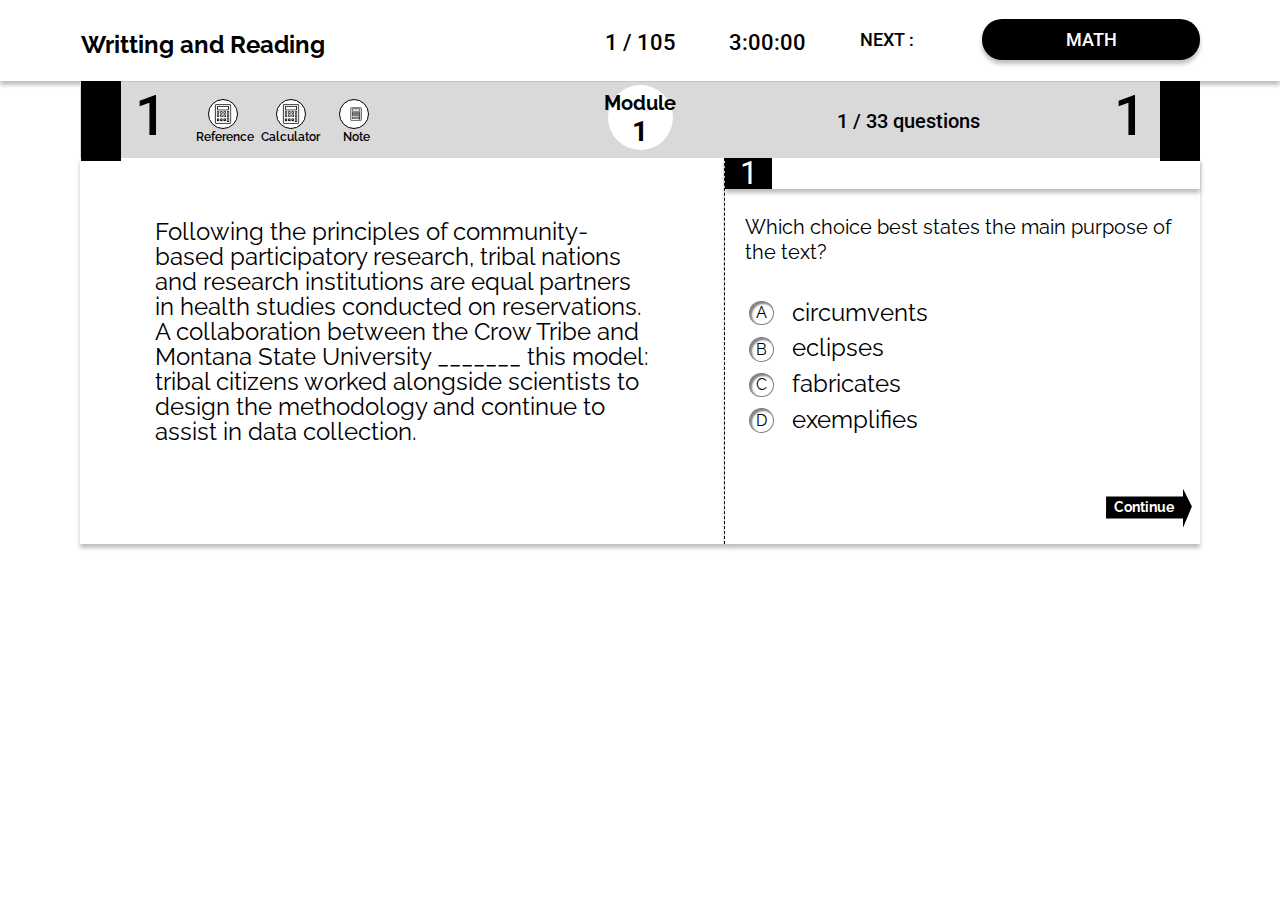
<file: Page-8/index.html>
<!DOCTYPE html>
    <html>
    <head>
    <meta charset="utf-8">
    <meta name="viewport" content="initial-scale=1, width=device-width">
    
    
<link rel="stylesheet" href="./global.css" />
<link rel="stylesheet"  href="./index.css" />
    <link rel="stylesheet" href="https://fonts.googleapis.com/css2?family=Raleway:wght@400;600;700&display=swap" />
<link rel="stylesheet" href="https://fonts.googleapis.com/css2?family=Roboto:wght@400;500;700&display=swap" />
    
    <title>Page-8</title>
    
    </head>
    <body>
    
    <div class="sat">
      <div class="sat-child">
      </div>
      <b class="writting-and-reading">Writting and Reading</b>
      <div class="div">1 / 105</div>
      <div class="div1">3:00:00</div>
      <div class="math-wrapper">
        <div class="math">MATH</div>
      </div>
      <div class="next">NEXT :</div>
      <div class="sat-item">
      </div>
      <div class="sat-inner">
      </div>
      <div class="ellipse-parent">
        <div class="group-child">
        </div>
        <div class="module-1">
          <p class="module">
            <b>Module</b>
          </p>
          <p class="p">
            <b>1</b>
          </p>
        </div>
      </div>
      <div class="questions">1 / 33 questions</div>
      <img class="vector-icon" alt="" src="./public/vector-26.svg">
      
      <div class="right-side-sat">
        <div class="right-side-sat-child">
        </div>
        <div class="following-the-principles">Following the principles of community-based participatory research, tribal nations and research institutions are equal partners in health studies conducted on reservations. A collaboration between the Crow Tribe and Montana State University _______ this model: tribal citizens worked alongside scientists to design the methodology and continue to assist in data collection.</div>
      </div>
      <div class="left-side-sat">
        <div class="left-side-sat-child">
        </div>
        <div class="left-side-sat-item">
        </div>
        <div class="wrapper">
          <div class="a">1</div>
        </div>
        <div class="which-choice-best">Which choice best states the main purpose of the text?</div>
        <div class="a-wrapper">
          <div class="a">A</div>
        </div>
        <div class="circumvents">circumvents</div>
        <div class="b-wrapper">
          <div class="a">B</div>
        </div>
        <div class="eclipses">eclipses</div>
        <div class="c-wrapper">
          <div class="a">C</div>
        </div>
        <div class="fabricates">fabricates</div>
        <div class="d-wrapper">
          <div class="a">D</div>
        </div>
        <div class="exemplifies">exemplifies</div>
        <div class="continue">Continue</div>
        <img class="left-side-sat-inner" alt="" src="./public/vector-27.svg">
        
      </div>
      <div class="rectangle-div">
      </div>
      <div class="sat-child1">
      </div>
      <div class="div3">1</div>
      <div class="div4">1</div>
      <b class="continue1">continue</b>
      <div class="reference">
        <div class="reference1">reference</div>
        <div class="reference-child">
        </div>
        <img class="ic-fluent-math-formula-filled-icon" alt="" src="./public/8673630-ic-fluent-math-formula-filled-icon-1@2x.png">
        
      </div>
      <div class="note">
        <div class="reference1">note</div>
        <div class="note-child">
        </div>
        <img class="ic-fluent-math-formula-filled-icon1" alt="" src="./public/8673630-ic-fluent-math-formula-filled-icon-1@2x.png">
        
      </div>
      <div class="calculator">
        <div class="reference1">calculator</div>
        <div class="calculator-child">
        </div>
        <img class="ic-fluent-math-formula-filled-icon2" alt="" src="./public/8673630-ic-fluent-math-formula-filled-icon-1@2x.png">
        
      </div>
    </div>
    
    
    
    
    </body>
  </html>
</file>
<file: Page-1/global.css>
body {
  margin: 0;
  line-height: normal;
}

:root {
  /* fonts */
  --font-inter: Inter;
  --font-roboto: Roboto;
  --font-raleway: Raleway;

  /* font sizes */
  --font-size-13xl: 32px;
  --font-size-base: 16px;
  --font-size-lg: 18px;
  --font-size-9xl: 28px;
  --font-size-5xl: 24px;
  --font-size-xl: 20px;
  --font-size-xs: 12px;
  --font-size-sm: 14px;
  --font-size-29xl: 48px;

  /* Colors */
  --color-white: #fff;
  --color-gray-100: #1c2331;
  --color-gray-200: #222;
  --color-gray-300: rgba(0, 0, 0, 0.5);
  --color-gray-400: rgba(0, 0, 0, 0.15);
  --color-gray-500: rgba(0, 0, 0, 0.2);
  --color-gray-600: rgba(0, 0, 0, 0.7);
  --color-gray-700: rgba(0, 0, 0, 0.3);
  --color-gray-800: rgba(0, 0, 0, 0.1);
  --color-gray-900: rgba(255, 255, 255, 0.7);
  --color-gray-1000: rgba(255, 255, 255, 0.1);
  --color-gray-1100: rgba(255, 255, 255, 0.5);
  --color-orange: #ffa500;
  --text-gray: #a1a1a1;
  --color-darkgray-100: #999;
  --color-darkgray-200: rgba(153, 153, 153, 0.3);
  --color-darkgray-300: rgba(153, 153, 153, 0.5);
  --color-dimgray-100: #666;
  --text-black: #525252;
  --color-dimgray-200: rgba(102, 102, 102, 0.5);
  --color-blue: #0000ff;
  --color-black: #000;
  --color-darkslategray-100: #354b60;
  --color-darkslategray-200: #34495e;
  --color-darkslategray-300: #444;
  --color-darkslategray-400: #333;
  --color-midnightblue: #000340;
  --color-turquoise: #12f2e5;
  --color-lightgreen: #a4f7a2;
  --color-lightgoldenrodyellow: #dfffdc;
  --color-deepskyblue: #039ce0;
  --color-lightblue: #bfebff;

  /* Gaps */
  --gap-3xs: 10px;
  --gap-10xs: 3px;

  /* Paddings */
  --padding-8xs: 5px;
  --padding-3xs: 10px;
  --padding-6xs: 7px;
  --padding-mini: 15px;
  --padding-10xs: 3px;

  /* Border radiuses */
  --br-3xs: 10px;
  --br-8xs: 5px;
  --br-6xl: 25px;
}
</file>
<file: Page-1/index.css>
.footer-child {
  position: absolute;
  height: 100%;
  width: 100%;
  top: 0;
  right: 0;
  bottom: 0;
  left: 0;
  background-color: var(--color-gray-100);
}
.vector-icon {
  width: 7px;
  position: relative;
  height: 16px;
}
.vector-wrapper {
  position: absolute;
  top: 0;
  left: 0;
  background-color: var(--color-orange);
  width: 40px;
  height: 40px;
  display: flex;
  flex-direction: row;
  align-items: center;
  justify-content: center;
  padding: var(--padding-3xs);
  box-sizing: border-box;
}
.fb,
.vector-icon1 {
  width: 40px;
  position: relative;
  height: 40px;
}
.vector-icon1 {
  width: 16px;
  height: 16px;
}
.vector-container {
  position: absolute;
  top: 0;
  left: 0;
  border: 1px solid var(--color-gray-1100);
  box-sizing: border-box;
  width: 40px;
  height: 40px;
  display: flex;
  flex-direction: row;
  align-items: center;
  justify-content: center;
  padding: var(--padding-3xs);
}
.exclude-icon {
  width: 16px;
  position: relative;
  height: 11.2px;
}
.exclude-wrapper {
  position: absolute;
  top: 0;
  left: 0;
  border: 1px solid var(--color-gray-1100);
  box-sizing: border-box;
  width: 40.57px;
  height: 40px;
  display: flex;
  flex-direction: column;
  align-items: center;
  justify-content: center;
  padding: var(--padding-3xs);
}
.youtube {
  width: 40.57px;
  position: relative;
  height: 40px;
}
.fb-parent {
  position: absolute;
  height: 24.04%;
  width: 52.48%;
  top: 75.96%;
  right: 47.2%;
  bottom: 0;
  left: 0.31%;
  display: flex;
  flex-direction: row;
  align-items: center;
  justify-content: center;
  padding: var(--padding-8xs) var(--padding-3xs);
  box-sizing: border-box;
  gap: var(--gap-3xs);
}
.instagram-weborcauz {
  margin: 0;
  color: white;
}
.instagram-weborcauz2{
  width: 200px;
  position: relative;
  top: -60px;
  left: -70px;
}
.instagram-weborcauz-email-i-container {
  position: absolute;
  height: 13.24%;
  width: 82.61%;
  top: 59.93%;
  left: 0;
  letter-spacing: 0.02em;
  font-weight: 600;
  display: inline-block;
}
.column4-child {
  position: absolute;
  height: 0.35%;
  width: 82.61%;
  top: 56.97%;
  right: 17.55%;
  bottom: 42.68%;
  left: -0.15%;
  border-top: 1px solid var(--color-gray-1100);
  box-sizing: border-box;
}
.contact-us,
.lets-connect-have {
  position: absolute;
  font-weight: 600;
  display: inline-block;
}
.lets-connect-have {
  height: 28.92%;
  width: 99.69%;
  top: 25.09%;
  left: 0.31%;
  letter-spacing: 0.02em;
}
.contact-us {
  height: 8.16%;
  width: 82.3%;
  top: 0;
  left: 0;
  font-size: var(--font-size-xl);
  text-transform: uppercase;
  color: var(--color-white);
}
.column4-item {
  position: absolute;
  height: 1.02%;
  width: 7.76%;
  top: 16.72%;
  right: 91.93%;
  bottom: 82.25%;
  left: 0.31%;
  border-radius: 0 var(--br-8xs) 0 var(--br-8xs);
  background-color: var(--color-orange);
}
.column4 {
  position: absolute;
  height: 70.17%;
  width: 25.16%;
  top: 20.05%;
  right: 1.8%;
  bottom: 9.78%;
  left: 73.05%;
  font-size: var(--font-size-sm);
  color: var(--color-gray-900);
}
.resources {
  position: absolute;
  height: 25.26%;
  width: 100%;
  top: 0;
  left: 0;
  text-transform: uppercase;
  font-weight: 600;
  display: inline-block;
}
.column3-child {
  position: absolute;
  height: 3.16%;
  width: 9.43%;
  top: 46.32%;
  right: 90.57%;
  bottom: 50.53%;
  left: 0;
  border-radius: 0 var(--br-8xs) 0 var(--br-8xs);
  background-color: var(--color-orange);
}
.universities {
  position: relative;
  text-transform: capitalize;
  font-weight: 500;
}
.menu-item {
  border-radius: 0 var(--br-3xs) 0 var(--br-3xs);
  display: flex;
  flex-direction: row;
  align-items: flex-start;
  justify-content: flex-start;
  padding: var(--padding-6xs) 0;
}
.universities1 {
  position: relative;
  text-decoration: underline;
  text-transform: capitalize;
  font-weight: 500;
}
.menu-item1 {
  border-radius: 0 var(--br-3xs) 0 var(--br-3xs);
  display: flex;
  flex-direction: row;
  align-items: flex-start;
  justify-content: flex-start;
  padding: var(--padding-6xs) 0;
  color: var(--color-orange);
}
.universities3 {
  position: relative;
  text-transform: capitalize;
  font-weight: 500;
  opacity: 0.7;
}
.menu-item3 {
  width: 92px;
  border-radius: 0 var(--br-3xs) 0 var(--br-3xs);
  display: flex;
  flex-direction: row;
  align-items: flex-start;
  justify-content: flex-start;
  padding: var(--padding-6xs) 0;
  box-sizing: border-box;
  color: var(--color-white);
}
.column3,
.menu {
  position: absolute;
}
.menu {
  height: 29.47%;
  width: 65.29%;
  top: 70.53%;
  right: 34.71%;
  bottom: 0;
  left: 0;
  display: flex;
  flex-direction: column;
  align-items: flex-start;
  justify-content: flex-start;
  gap: var(--gap-10xs);
  font-size: var(--font-size-base);
  color: var(--color-gray-900);
  font-family: var(--font-inter);
}
.column3 {
  height: 22.67%;
  width: 20.7%;
  top: 21%;
  right: 28.52%;
  bottom: 56.32%;
  left: 50.78%;
}
.column2-child,
.menu1 {
  position: absolute;
  left: 0;
}
.menu1 {
  height: 25.26%;
  width: 100%;
  top: 0;
  text-transform: capitalize;
  font-weight: 600;
  display: inline-block;
}
.column2-child {
  height: 3.16%;
  width: 14.71%;
  top: 46.32%;
  right: 85.29%;
  bottom: 50.53%;
  border-radius: 0 var(--br-8xs) 0 var(--br-8xs);
  background-color: var(--color-orange);
}
.menu-item4 {
  border-radius: 0 var(--br-3xs) 0 var(--br-3xs);
  background-color: transparent;
  display: flex;
  flex-direction: row;
  align-items: flex-start;
  justify-content: flex-start;
  padding: var(--padding-10xs) 0;
}
.column2 {
  position: absolute;
  height: 22.67%;
  width: 13.28%;
  top: 21%;
  right: 50.78%;
  bottom: 56.32%;
  left: 35.94%;
}
.subtract-icon {
  position: relative;
  width: 32.64px;
  height: 22.59px;
}
.logo,
.unifinder {
  position: absolute;
  top: 0;
}
.unifinder {
  height: 87.1%;
  width: 79.17%;
  left: 20.83%;
  text-transform: capitalize;
  display: inline-block;
  font-weight: 700;
}
.logo {
  height: 15.02%;
  width: 55.71%;
  right: 44.29%;
  bottom: 84.98%;
  left: 0;
}
.about {
  text-transform: capitalize;
}
.about-our-motive-container,
.our-motive-is {
  position: absolute;
  height: 8.79%;
  width: 100%;
  top: 29.67%;
  left: 0;
  font-size: var(--font-size-5xl);
  font-weight: 600;
  color: var(--color-white);
  display: inline-block;
}
.our-motive-is {
  height: 54.21%;
  width: 89.42%;
  top: 45.79%;
  font-size: var(--font-size-sm);
  letter-spacing: 0.02em;
  font-family: var(--font-raleway);
  color: var(--color-gray-900);
}
.column1 {
  position: absolute;
  height: 65.16%;
  width: 28.05%;
  top: 16.71%;
  right: 65.7%;
  bottom: 18.14%;
  left: 6.25%;
  font-size: var(--font-size-13xl);
  color: var(--color-gray-1100);
  font-family: var(--font-inter);
}
.footer {
  position: absolute;
  top: 7932px;
  left: 0;
  width: 1289px;
  height: 409px;
  text-align: left;
  font-size: var(--font-size-xl);
  color: var(--color-white);
}
.projects6-child {
  position: absolute;
  top: 129.47px;
  left: 0;
  background-color: var(--color-darkslategray-100);
  width: 1280px;
  height: 7802.53px;
}
.projects6-item {
  position: absolute;
  top: 1503.11px;
  left: 1066.88px;
  width: 46.66px;
  height: 40.11px;
}
.head-page {
  font-weight: 500;
}
.span {
  color: var(--color-black);
}
.harvard-university {
  font-weight: 500;
  font-family: var(--font-inter);
  color: var(--color-dimgray-100);
}
.head-page-container {
  position: absolute;
  top: 247.54px;
  left: 80px;
  font-size: var(--font-size-sm);
  text-transform: capitalize;
  text-align: left;
  display: inline-block;
  width: 744.06px;
  height: 18px;
  color: #b1a8a8;
}
.projects6-inner {
  position: absolute;
  top: 298.77px;
  left: 77.49px;
  width: 1122.51px;
  height: 300px;
  object-fit: cover;
}
.harvard-university1 {
  position: absolute;
  top: 653px;
  left: 80px;
  font-size: var(--font-size-13xl);
  text-transform: capitalize;
  display: inline-block;
  color: var(--color-orange);
  width: 1120px;
  height: 38.5px;
}
.located-along-the {
  position: absolute;
  top: 718.16px;
  left: 363.74px;
  letter-spacing: 0.03em;
  color: var(--color-white);
  text-align: left;
  display: inline-block;
  width: 836.26px;
  height: 156.14px;
}
.nav-bar-child {
  position: absolute;
  top: 0;
  left: 1.24px;
  background-color: var(--color-white);
  box-shadow: 0 10px 20px #1c2331;
  width: 265px;
  height: 425.3px;
}
.nav-bar-item {
  position: absolute;
  top: 310.15px;
  left: 87.45px;
  border-top: 1px solid var(--color-darkslategray-100);
  box-sizing: border-box;
  width: 92.58px;
  height: 1px;
}
.contacts {
  position: absolute;
  top: 288.37px;
  left: 0;
  letter-spacing: 0.03em;
  font-weight: 600;
  display: inline-block;
  width: 265px;
  height: 22.29px;
}
.nav-bar-inner {
  position: absolute;
  top: 277.86px;
  left: 87.45px;
  border-top: 1px solid var(--color-darkslategray-200);
  box-sizing: border-box;
  width: 92.58px;
  height: 1px;
}
.alumni {
  position: absolute;
  top: 256.08px;
  left: 0;
  letter-spacing: 0.03em;
  font-weight: 600;
  display: inline-block;
  width: 265px;
  height: 22.29px;
}
.line-div {
  position: absolute;
  top: 245.57px;
  left: 87.45px;
  border-top: 1px solid var(--color-darkslategray-200);
  box-sizing: border-box;
  width: 92.58px;
  height: 1px;
}
.after-graduation {
  position: absolute;
  top: 223.79px;
  left: 0;
  letter-spacing: 0.03em;
  font-weight: 600;
  display: inline-block;
  width: 265px;
  height: 22.29px;
}
.nav-bar-child1 {
  position: absolute;
  top: 213.28px;
  left: 87.45px;
  border-top: 1px solid var(--color-darkslategray-200);
  box-sizing: border-box;
  width: 92.58px;
  height: 1px;
}
.campuses {
  position: absolute;
  top: 191.49px;
  left: 0;
  letter-spacing: 0.03em;
  font-weight: 600;
  display: inline-block;
  width: 265px;
  height: 22.29px;
}
.nav-bar-child2 {
  position: absolute;
  top: 148.7px;
  left: 87.45px;
  border-top: 1px solid #314558;
  box-sizing: border-box;
  width: 92.58px;
  height: 1px;
}
.tutioncost-aid {
  position: absolute;
  top: 126.91px;
  left: 0;
  letter-spacing: 0.03em;
  font-weight: 600;
  display: inline-block;
  width: 265px;
  height: 22.29px;
}
.nav-bar-child3 {
  position: absolute;
  top: 180.99px;
  left: 87.45px;
  border-top: 1px solid var(--color-darkslategray-100);
  box-sizing: border-box;
  width: 92.58px;
  height: 1px;
}
.majors {
  position: absolute;
  top: 159.2px;
  left: 0;
  letter-spacing: 0.03em;
  font-weight: 600;
  display: inline-block;
  width: 265px;
  height: 22.29px;
}
.nav-bar-child4 {
  position: absolute;
  top: 116.41px;
  left: 87.45px;
  border-top: 1px solid var(--color-darkslategray-100);
  box-sizing: border-box;
  width: 92.58px;
  height: 1px;
}
.academics {
  position: absolute;
  top: 94.62px;
  left: 0;
  letter-spacing: 0.03em;
  font-weight: 600;
  display: inline-block;
  width: 265px;
  height: 22.29px;
}
.nav-bar-child5 {
  position: absolute;
  top: 84.12px;
  left: 87.45px;
  border-top: 1px solid #344a5e;
  box-sizing: border-box;
  width: 92.58px;
  height: 1px;
}
.admission,
.overwiev {
  position: absolute;
  top: 62.33px;
  left: 0;
  letter-spacing: 0.03em;
  font-weight: 600;
  display: inline-block;
  width: 265px;
  height: 22.29px;
}
.overwiev {
  top: 30.04px;
}
.nav-bar-child6 {
  position: absolute;
  top: 51.38px;
  left: -0.5px;
  border-top: 1px solid var(--color-gray-100);
  box-sizing: border-box;
  width: 267.24px;
  height: 1px;
}
.rectangle-div {
  position: absolute;
  top: 425.3px;
  left: 1.24px;
  background-color: var(--color-orange);
  width: 265px;
  height: 3px;
}
.nav-bar {
  position: absolute;
  top: 699.54px;
  left: 80px;
  box-shadow: 0 10px 40px rgba(0, 0, 0, 0.5);
  width: 266.24px;
  height: 425.3px;
  color: var(--color-gray-100);
}
.direct-child {
  position: absolute;
  top: 1.72px;
  left: 0;
  border-radius: var(--br-3xs);
  background-color: #edf7ff;
  box-shadow: 0 10px 20px #1c2331;
  width: 835px;
  height: 222.18px;
}
.direct-inner,
.direct-item {
  position: absolute;
  top: 0;
  background-color: var(--color-deepskyblue);
  height: 69.18px;
}
.direct-item {
  left: 626.25px;
  border-radius: 0 var(--br-8xs) 0 0;
  width: 208.75px;
}
.direct-inner {
  left: 416.87px;
  width: 209.38px;
}
.business,
.law {
  position: absolute;
  top: 34.59px;
  left: 475px;
  letter-spacing: 0.03em;
  display: inline-block;
  width: 99.85px;
  height: 24.83px;
}
.law {
  top: 34.6px;
  left: 685.17px;
}
.direct-child1,
.direct-child2 {
  position: absolute;
  top: 0;
  width: 208.75px;
  height: 69.18px;
}
.direct-child1 {
  left: 0;
  border-radius: var(--br-8xs) 0 0 0;
  background-color: var(--color-deepskyblue);
}
.direct-child2 {
  left: 208.75px;
  background-color: var(--color-gray-100);
  border: 1px solid var(--color-gray-100);
  box-sizing: border-box;
}
.medicine {
  position: absolute;
  top: 34.59px;
  left: 262.88px;
  letter-spacing: 0.03em;
  color: var(--color-white);
  display: inline-block;
  width: 99.85px;
  height: 24.83px;
}
.span1 {
  font-family: var(--font-roboto);
}
.engineering,
.harvard-university-offers-container {
  position: absolute;
  top: 96.03px;
  left: 13px;
  letter-spacing: 0.03em;
  text-align: left;
  display: inline-block;
  width: 811.29px;
}
.engineering {
  top: 34.6px;
  left: 49.35px;
  width: 99.85px;
  height: 24.83px;
}
.direct {
  position: absolute;
  top: 943.41px;
  left: 365px;
  width: 835px;
  height: 223.9px;
}
.projects6-child1,
.projects6-child2 {
  position: absolute;
  top: 749.72px;
  left: 167.95px;
  background-color: var(--color-orange);
  width: 91.58px;
  height: 2.29px;
}
.projects6-child2 {
  top: 702.54px;
  left: 81.24px;
  width: 265.76px;
  height: 3px;
}
.projects6-child3 {
  position: absolute;
  top: 1237.31px;
  left: 365px;
  border-radius: var(--br-3xs);
  background-color: var(--color-white);
  width: 835px;
  height: 447.67px;
}
.b,
.b1 {
  position: absolute;
  top: 64.29px;
  left: 765.72px;
  font-size: var(--font-size-5xl);
  text-transform: uppercase;
  display: flex;
  color: var(--color-gray-200);
  align-items: center;
  justify-content: center;
  width: 69.28px;
  height: 35px;
}
.b1 {
  top: 13.63px;
  left: 718.59px;
}
.overview-body-child,
.overview-body-item {
  position: absolute;
  top: 64.29px;
  left: 659.86px;
  background-color: var(--color-blue);
  width: 104.69px;
  height: 35px;
}
.overview-body-item {
  top: 13.63px;
  left: 658.68px;
  width: 59.91px;
}
.international-students,
.us-students {
  position: absolute;
  top: 72.29px;
  left: 471.59px;
  text-transform: uppercase;
  font-family: var(--font-inter);
  display: inline-block;
  width: 188.27px;
}
.international-students {
  top: 18.63px;
  left: 470.41px;
  width: 189.45px;
}
.overview-body-child1,
.overview-body-inner {
  position: absolute;
  top: 16.63px;
  left: 129.34px;
  background-color: var(--color-deepskyblue);
  width: 295.32px;
  height: 27px;
}
.overview-body-child1 {
  background-color: var(--color-blue);
  width: 186.9px;
}
.overview-body-child2,
.overview-body-child3 {
  position: absolute;
  top: 70.29px;
  left: 129.34px;
  background-color: var(--color-deepskyblue);
  width: 295.32px;
  height: 27px;
}
.overview-body-child3 {
  background-color: var(--color-blue);
  width: 105.87px;
}
.div,
.div1,
.female,
.male {
  position: absolute;
  display: inline-block;
}
.div {
  top: 19.63px;
  left: 363.2px;
  font-size: var(--font-size-xl);
  font-weight: 500;
  color: var(--color-white);
  width: 61.45px;
}
.div1,
.female,
.male {
  top: 72.29px;
}
.div1 {
  left: 363.2px;
  font-size: var(--font-size-xl);
  font-weight: 500;
  color: var(--color-white);
  width: 61.45px;
}
.female,
.male {
  left: 0;
  text-transform: uppercase;
  font-family: var(--font-inter);
  width: 105.87px;
}
.male {
  top: 21.63px;
  left: 1.18px;
}
.overview-body-child4 {
  position: absolute;
  top: -1.5px;
  left: 657.18px;
  border-right: 3px solid var(--color-deepskyblue);
  box-sizing: border-box;
  width: 3px;
  height: 115.36px;
}
.overview-body {
  position: absolute;
  top: 198.24px;
  left: 0;
  width: 835px;
  height: 112.36px;
  color: var(--color-dimgray-100);
  font-family: var(--font-roboto);
}
.div2,
.students,
.university {
  position: absolute;
  display: inline-block;
}
.university {
  top: 0;
  left: 0;
  font-size: var(--font-size-9xl);
  letter-spacing: 0.05em;
  text-transform: uppercase;
  width: 835px;
}
.div2,
.students {
  left: 537.5px;
  width: 180px;
}
.div2 {
  top: 25.46px;
  font-size: var(--font-size-xl);
  font-weight: 600;
  font-family: var(--font-roboto);
}
.students {
  top: 0;
  text-transform: uppercase;
  font-weight: 500;
  color: var(--color-dimgray-100);
}
.span7 {
  font-size: var(--font-size-xl);
}
.established,
.in-1636 {
  position: absolute;
  left: 357.5px;
  display: inline-block;
  width: 180px;
}
.in-1636 {
  top: 25.46px;
  font-weight: 600;
  font-family: var(--font-roboto);
  font-size: var(--font-size-lg);
}
.established {
  top: 1.5px;
  text-transform: uppercase;
  font-weight: 500;
  color: var(--color-dimgray-100);
}
.span8,
.year1 {
  font-weight: 600;
}
.year1 {
  font-family: var(--font-raleway);
}
.year {
  position: absolute;
  top: 25.46px;
  left: 181.06px;
  font-size: var(--font-size-xl);
  display: inline-block;
  width: 176.45px;
  font-family: var(--font-roboto);
}
.year-of-instituion {
  top: 1.5px;
  left: 177.5px;
  text-transform: uppercase;
  font-weight: 500;
  color: var(--color-dimgray-100);
  width: 180px;
}
.institution-type,
.private,
.year-of-instituion {
  position: absolute;
  display: inline-block;
}
.private {
  top: 25.46px;
  left: 0;
  font-size: var(--font-size-xl);
  font-weight: 600;
  width: 181.06px;
}
.institution-type {
  top: 0;
  left: 1.06px;
  text-transform: uppercase;
  font-weight: 500;
  color: var(--color-dimgray-100);
  width: 180px;
}
.overview-child,
.overview-header {
  position: absolute;
  top: 99.39px;
  left: 73.94px;
  width: 717.5px;
  height: 48.46px;
}
.overview-child {
  top: 47.23px;
  left: -1.5px;
  border-top: 3px solid var(--color-black);
  box-sizing: border-box;
  width: 838px;
  height: 3px;
}
.admission-child,
.overview {
  position: absolute;
  top: 1307.27px;
  left: 365px;
  width: 835px;
  height: 310.59px;
}
.admission-child {
  top: 0;
  left: 1.18px;
  border-radius: var(--br-3xs);
  background-color: var(--color-white);
  height: 1404.79px;
}
.b2,
.left-child {
  position: absolute;
  top: 199.78px;
  height: 35px;
}
.b2 {
  left: 339.82px;
  letter-spacing: 0.05em;
  display: flex;
  color: var(--color-gray-200);
  align-items: center;
  width: 75.59px;
}
.left-child {
  left: 103.88px;
  border-radius: 0 var(--br-8xs) var(--br-8xs) 0;
  background-color: var(--color-blue);
  width: 11.89px;
}
.div3 {
  top: 199.78px;
  left: 0.71px;
  font-size: var(--font-size-lg);
  letter-spacing: 0.05em;
  font-weight: 300;
  display: flex;
  align-items: center;
  width: 90.54px;
}
.b3,
.div3,
.div4,
.left-item {
  position: absolute;
  height: 35px;
}
.b3 {
  top: 137.79px;
  left: 339.92px;
  letter-spacing: 0.05em;
  display: flex;
  color: var(--color-gray-200);
  align-items: center;
  width: 75.49px;
}
.div4,
.left-item {
  top: 144.29px;
}
.left-item {
  left: 103.88px;
  border-radius: 0 var(--br-8xs) var(--br-8xs) 0;
  background-color: var(--color-blue);
  width: 19.96px;
}
.div4 {
  left: 0.71px;
  font-size: var(--font-size-lg);
  letter-spacing: 0.05em;
  font-weight: 300;
  display: flex;
  align-items: center;
  width: 87.17px;
}
.left-inner {
  position: absolute;
  top: 28.16px;
  left: -0.5px;
  border-top: 1px solid var(--text-gray);
  box-sizing: border-box;
  width: 416.41px;
  height: 1px;
}
.students-enrolled-by {
  position: absolute;
  top: 0;
  left: 0.71px;
  font-size: var(--font-size-xl);
  letter-spacing: 0.05em;
  font-weight: 600;
  font-family: var(--font-raleway);
  display: inline-block;
  width: 351.01px;
}
.left-child1 {
  position: absolute;
  top: 65.22px;
  left: 102.38px;
  border-right: 3px solid var(--color-deepskyblue);
  box-sizing: border-box;
  width: 3px;
  height: 196.12px;
}
.div5 {
  position: absolute;
  top: 93.3px;
  left: 0;
  font-size: var(--font-size-lg);
  letter-spacing: 0.05em;
  font-weight: 300;
  display: flex;
  align-items: center;
  width: 87.89px;
  height: 30.49px;
}
.left-child2 {
  top: 88.79px;
  left: 103.88px;
  border-radius: 0 var(--br-8xs) var(--br-8xs) 0;
  background-color: var(--color-blue);
  width: 210.08px;
  height: 35px;
}
.b4,
.left,
.left-child2 {
  position: absolute;
}
.b4 {
  top: 88.79px;
  left: 339.92px;
  letter-spacing: 0.05em;
  display: flex;
  color: var(--color-gray-200);
  align-items: center;
  width: 70.07px;
  height: 35px;
}
.left {
  top: 0;
  left: 338.63px;
  width: 415.41px;
  height: 259.84px;
}
.average-gpa,
.b5 {
  position: absolute;
  left: 0;
  display: inline-block;
  width: 338.63px;
}
.b5 {
  top: 0;
  text-transform: uppercase;
  height: 60.98px;
}
.average-gpa {
  top: 81.31px;
  font-size: var(--font-size-lg);
  letter-spacing: 0.05em;
  font-weight: 500;
  font-family: var(--font-raleway);
  color: var(--color-dimgray-100);
}
.gpa-400 {
  top: 90.88px;
  left: 0;
  width: 338.63px;
  height: 102.31px;
  text-align: center;
  font-size: var(--font-size-29xl);
  color: var(--color-black);
}
.div6,
.gpa,
.gpa-400 {
  position: absolute;
}
.gpa {
  top: 1074.97px;
  left: 42.55px;
  width: 754.04px;
  height: 259.84px;
}
.div6 {
  top: 32.03px;
  left: 162.99px;
  display: inline-block;
  width: 171.67px;
}
.pattern-test-child,
.pattern-test-item {
  position: absolute;
  top: 17.03px;
  left: 0;
  background-color: var(--color-lightblue);
  width: 334.67px;
  height: 15px;
}
.pattern-test-item {
  background-color: var(--color-blue);
  width: 257.46px;
}
.m {
  text-transform: uppercase;
}
.minimum-ielts {
  top: 0;
  left: 65.16px;
  font-size: var(--font-size-base);
  letter-spacing: 0.1em;
  font-weight: 500;
  font-family: var(--font-raleway);
  text-align: left;
  width: 172.09px;
  height: 17.03px;
}
.div7,
.div8,
.minimum-ielts {
  position: absolute;
  display: inline-block;
}
.div7 {
  top: 32.03px;
  left: 0;
  text-align: left;
  width: 162.99px;
}
.div8 {
  top: 2px;
  left: 237.54px;
  letter-spacing: 0.1em;
  text-transform: uppercase;
  font-weight: 500;
  width: 97.42px;
  height: 17.03px;
}
.pattern-test {
  position: absolute;
  top: 124.15px;
  left: 0.79px;
  width: 334.96px;
  height: 48.03px;
}
.div9 {
  position: absolute;
  top: 34.07px;
  left: 162.99px;
  display: inline-block;
  width: 171.67px;
}
.pattern-test-child1,
.pattern-test-inner {
  position: absolute;
  top: 19.07px;
  left: 0;
  background-color: var(--color-lightblue);
  width: 334.67px;
  height: 15px;
}
.pattern-test-child1 {
  background-color: var(--color-blue);
  width: 257.76px;
}
.minimum-toefl {
  top: 2.03px;
  left: 63.84px;
  font-size: var(--font-size-base);
  letter-spacing: 0.1em;
  font-weight: 500;
  font-family: var(--font-raleway);
  white-space: pre-wrap;
  text-align: left;
  width: 173.41px;
  height: 17.03px;
}
.div10,
.div11,
.minimum-toefl {
  position: absolute;
  display: inline-block;
}
.div10 {
  top: 34.07px;
  left: 0;
  text-align: left;
  width: 162.99px;
}
.div11 {
  top: 0;
  left: 237.84px;
  letter-spacing: 0.1em;
  text-transform: uppercase;
  font-weight: 500;
  width: 97.42px;
  height: 17.03px;
}
.pattern-test1,
.right-child {
  position: absolute;
  top: 53.2px;
  left: 0.5px;
  width: 335.25px;
  height: 50.07px;
}
.right-child {
  top: 23.5px;
  left: -0.5px;
  border-top: 1px solid var(--text-gray);
  box-sizing: border-box;
  width: 339.63px;
  height: 1px;
}
.language-scores {
  position: absolute;
  top: 0;
  left: 0.5px;
  font-size: var(--font-size-base);
  text-transform: uppercase;
  font-weight: 500;
  font-family: var(--font-raleway);
  text-align: left;
  display: inline-block;
  width: 237.25px;
}
.left-child3,
.right {
  position: absolute;
  top: 76.01px;
  left: 1.23px;
  width: 338.63px;
  height: 172.19px;
}
.left-child3 {
  top: 23.5px;
  left: -0.5px;
  border-top: 1px solid var(--text-gray);
  box-sizing: border-box;
  width: 341.2px;
  height: 1px;
}
.div12,
.test-scores {
  position: absolute;
  display: inline-block;
}
.test-scores {
  top: 0;
  left: 0.5px;
  font-size: var(--font-size-base);
  text-transform: uppercase;
  font-weight: 500;
  font-family: var(--font-raleway);
  text-align: left;
  width: 238.35px;
}
.div12 {
  top: 33.35px;
  left: 163.75px;
  width: 172.47px;
  height: 16.65px;
}
.pattern-test-child2,
.pattern-test-child3 {
  position: absolute;
  top: 17.73px;
  left: 0;
  background-color: var(--color-lightblue);
  width: 336.22px;
  height: 15.61px;
}
.pattern-test-child3 {
  background-color: var(--color-blue);
  width: 299.81px;
}
.minimum-sat {
  top: 0;
  left: 63.55px;
  font-size: var(--font-size-base);
  letter-spacing: 0.1em;
  font-weight: 500;
  font-family: var(--font-raleway);
  text-align: left;
  width: 174.8px;
  height: 17.73px;
}
.div13,
.div14,
.minimum-sat {
  position: absolute;
  display: inline-block;
}
.div13 {
  top: 33.35px;
  left: 0;
  text-align: left;
  width: 163.75px;
  height: 16.65px;
}
.div14 {
  top: 0;
  left: 238.35px;
  letter-spacing: 0.1em;
  text-transform: uppercase;
  font-weight: 500;
  width: 97.87px;
  height: 17.73px;
}
.pattern-test2 {
  position: absolute;
  top: 53.82px;
  left: 4.19px;
  width: 336.22px;
  height: 50px;
}
.div15 {
  position: absolute;
  top: 32.03px;
  left: 163.75px;
  display: inline-block;
  width: 172.47px;
}
.pattern-test-child4,
.pattern-test-child5 {
  position: absolute;
  top: 17.03px;
  left: 0;
  background-color: var(--color-lightblue);
  width: 336.22px;
  height: 15px;
}
.pattern-test-child5 {
  background-color: var(--color-blue);
  width: 319.99px;
}
.minimum-act {
  top: 0;
  left: 64.34px;
  font-size: var(--font-size-base);
  letter-spacing: 0.1em;
  font-weight: 500;
  font-family: var(--font-raleway);
  text-align: left;
  width: 174.01px;
  height: 17.03px;
}
.div16,
.div17,
.minimum-act {
  position: absolute;
  display: inline-block;
}
.div16 {
  top: 32.03px;
  left: 0;
  text-align: left;
  width: 163.75px;
}
.div17 {
  top: 0;
  left: 239.14px;
  letter-spacing: 0.1em;
  text-transform: uppercase;
  font-weight: 500;
  width: 97.87px;
  height: 17.03px;
}
.left1,
.pattern-test3 {
  position: absolute;
  top: 122.22px;
  left: 3.4px;
  width: 337.01px;
  height: 48.03px;
}
.left1 {
  top: 77.94px;
  left: 414.87px;
  width: 340.41px;
  height: 170.25px;
}
.admit-profile-child {
  position: absolute;
  top: 30.66px;
  left: -1px;
  border-top: 2px solid var(--color-darkgray-100);
  box-sizing: border-box;
  width: 759.37px;
  height: 2px;
}
.admitted-profile {
  position: absolute;
  top: 0;
  left: 0.58px;
  font-size: var(--font-size-5xl);
  letter-spacing: 0.05em;
  display: inline-block;
  font-family: var(--font-raleway);
  color: var(--color-black);
  text-align: left;
  width: 375.6px;
}
.admit-profile {
  position: absolute;
  top: 756.09px;
  left: 41.31px;
  width: 757.37px;
  height: 248.19px;
  text-align: right;
  font-size: var(--font-size-sm);
}
.stud-accrate-child {
  position: absolute;
  top: 0;
  left: 0;
  border-radius: 50%;
  background-color: green;
  width: 125.94px;
  height: 120.63px;
}
.div18,
.enrolled {
  position: absolute;
  left: 13.58px;
  text-transform: uppercase;
  font-weight: 500;
  width: 99.36px;
}
.enrolled {
  top: 49.3px;
  display: flex;
  align-items: center;
  justify-content: center;
  height: 40.4px;
}
.div18 {
  top: 22.02px;
  font-size: var(--font-size-lg);
  font-family: var(--font-roboto);
  color: var(--color-black);
  display: inline-block;
  height: 20.24px;
}
.stud-acc-child,
.stud-accrate {
  position: absolute;
  top: 39.25px;
  left: 433.64px;
  width: 125.94px;
  height: 120.63px;
}
.stud-acc-child {
  top: 0;
  left: 0;
  border-radius: 50%;
  background-color: var(--color-orange);
}
.students-accepted-txt-container {
  line-break: anywhere;
  width: 100%;
}
.students-accepted {
  position: absolute;
  top: 49.3px;
  left: 13.58px;
  text-transform: uppercase;
  font-weight: 500;
  display: flex;
  align-items: center;
  width: 99.36px;
  height: 40.4px;
}
.stud-acc,
.stud-app-child {
  position: absolute;
  top: 39.25px;
  left: 217.06px;
  width: 125.94px;
  height: 120.63px;
}
.stud-app-child {
  top: 0;
  left: 0;
  border-radius: 50%;
  background-color: var(--color-deepskyblue);
  width: 126.42px;
}
.div20,
.students-applied {
  position: absolute;
  left: 2.63px;
  text-transform: uppercase;
  font-weight: 500;
  width: 121.73px;
}
.students-applied {
  top: 42.26px;
  display: flex;
  align-items: center;
  height: 54.49px;
}
.div20 {
  top: 22.02px;
  font-size: var(--font-size-lg);
  font-family: var(--font-roboto);
  color: var(--color-black);
  display: inline-block;
  height: 20.24px;
}
.acceptance-rate,
.stud-app {
  position: absolute;
  top: 39.25px;
  left: 0;
  width: 126.42px;
  height: 120.63px;
}
.acceptance-rate {
  top: 0;
  left: 0.58px;
  font-size: var(--font-size-base);
  text-transform: uppercase;
  font-weight: 500;
  color: var(--color-dimgray-100);
  display: inline-block;
  width: 339.43px;
  height: 25.84px;
}
.ellipse-down,
.ellipse-up {
  position: absolute;
  top: 0;
  left: 0;
  border-radius: 50%;
  background-color: var(--color-turquoise);
  width: 126px;
  height: 120.63px;
}
.ellipse-down {
  top: 7.98px;
  left: 8.34px;
  background-color: var(--color-white);
  width: 109.32px;
  height: 104.66px;
}
.div21 {
  position: absolute;
  top: 39.02px;
  left: 29.33px;
  text-transform: uppercase;
  font-weight: 500;
  display: inline-block;
  width: 78.28px;
}
.percentellipse {
  position: absolute;
  top: 35.25px;
  left: 635.84px;
  width: 126px;
  height: 120.63px;
  font-size: var(--font-size-13xl);
  color: var(--color-black);
  font-family: var(--font-roboto);
}
.left2 {
  position: absolute;
  top: 99.03px;
  left: 38.68px;
  width: 761.84px;
  height: 159.88px;
  font-size: var(--font-size-sm);
  color: var(--color-white);
}
.correct-mark-success-tick-vali-icon {
  position: absolute;
  top: 119.01px;
  left: 232.54px;
  width: 23.13px;
  height: 23px;
  object-fit: cover;
}
.sat-subject-test {
  position: absolute;
  top: 119.01px;
  left: 0;
  font-weight: 600;
  display: inline-block;
  width: 209px;
}
.correct-mark-success-tick-vali-icon1 {
  position: absolute;
  top: 81.83px;
  left: 233.22px;
  width: 23.13px;
  height: 23px;
  object-fit: cover;
}
.act {
  position: absolute;
  top: 81.83px;
  left: 0;
  font-weight: 600;
  display: inline-block;
  width: 209px;
}
.correct-mark-success-tick-vali-icon2 {
  position: absolute;
  top: 43.17px;
  left: 232.54px;
  width: 23.13px;
  height: 23px;
  object-fit: cover;
}
.sat {
  position: absolute;
  top: 43.17px;
  left: 0;
  font-weight: 600;
  display: inline-block;
  width: 209px;
}
.admis-left-child {
  position: absolute;
  top: 22.01px;
  left: -0.5px;
  border-top: 1px solid var(--color-dimgray-200);
  box-sizing: border-box;
  width: 325.34px;
  height: 1px;
}
.admission-requirements {
  position: absolute;
  top: 0;
  left: 0;
  font-size: var(--font-size-base);
  text-transform: uppercase;
  font-weight: 500;
  text-align: center;
  display: inline-block;
  width: 324.34px;
}
.correct-mark-success-tick-vali-icon3 {
  position: absolute;
  top: 157.61px;
  left: 232.54px;
  width: 23.13px;
  height: 23px;
  object-fit: cover;
}
.transcript {
  position: absolute;
  top: 157.61px;
  left: 0;
  font-weight: 600;
  display: inline-block;
  width: 209px;
}
.correct-mark-success-tick-vali-icon4 {
  position: absolute;
  top: 193.42px;
  left: 233.22px;
  width: 23.13px;
  height: 23px;
  object-fit: cover;
}
.essay {
  position: absolute;
  top: 193.42px;
  left: 0.67px;
  font-weight: 600;
  display: inline-block;
  width: 209px;
}
.admis-left {
  position: absolute;
  top: 309.73px;
  left: 476.18px;
  width: 324.34px;
  height: 216.42px;
  text-align: left;
}
.jan-5,
.may-1,
.reply-deadline {
  position: absolute;
  font-weight: 600;
  display: inline-block;
  height: 31.29px;
}
.may-1 {
  top: 194.29px;
  left: 284px;
  font-family: var(--font-roboto);
  color: var(--color-black);
  width: 101.61px;
}
.jan-5,
.reply-deadline {
  top: 192.93px;
  left: 0;
  width: 249.64px;
}
.jan-5 {
  top: 145.43px;
  left: 284px;
  font-family: var(--font-roboto);
  color: var(--color-black);
  width: 101.61px;
}
.fall-regular-decision {
  top: 144.07px;
  left: 0.58px;
  width: 249.64px;
}
.early-action,
.fall-regular-decision,
.nov-1 {
  position: absolute;
  font-weight: 600;
  display: inline-block;
  height: 31.29px;
}
.nov-1 {
  top: 48.87px;
  left: 284px;
  font-family: var(--font-roboto);
  color: var(--color-black);
  width: 101.61px;
}
.early-action {
  top: 46.83px;
  left: 0.58px;
  width: 283.42px;
}
.applic-deadline-child {
  position: absolute;
  top: 22.11px;
  left: -0.5px;
  border-top: 1px solid var(--color-dimgray-200);
  box-sizing: border-box;
  width: 341.01px;
  height: 1px;
}
.application-deadline {
  position: absolute;
  top: 0;
  left: 0.58px;
  font-size: var(--font-size-base);
  text-transform: uppercase;
  font-weight: 500;
  text-align: center;
  display: inline-block;
  width: 339.43px;
  height: 25.84px;
}
.mar-1 {
  top: 243.79px;
  left: 284.58px;
  font-family: var(--font-roboto);
  color: var(--color-black);
  width: 101.61px;
}
.mar-1,
.may-11,
.reply-deadline1,
.transfer-deadline {
  position: absolute;
  font-weight: 600;
  display: inline-block;
  height: 31.29px;
}
.transfer-deadline {
  top: 242.43px;
  left: 0.58px;
  width: 249.64px;
}
.may-11,
.reply-deadline1 {
  top: 91.69px;
}
.may-11 {
  left: 284px;
  font-family: var(--font-roboto);
  color: var(--color-black);
  width: 101.61px;
}
.reply-deadline1 {
  left: 0;
  width: 249.64px;
}
.applic-deadline {
  position: absolute;
  top: 309.73px;
  left: 41.31px;
  width: 386.19px;
  height: 275.08px;
  text-align: left;
}
.b6 {
  position: absolute;
  top: 31.67px;
  left: 1.44px;
  display: inline-block;
  width: 300.92px;
}
.applic-fee-child {
  position: absolute;
  top: 22.01px;
  left: -0.5px;
  border-top: 1px solid var(--color-dimgray-200);
  box-sizing: border-box;
  width: 323.5px;
  height: 1px;
}
.application-fee {
  position: absolute;
  top: 0;
  left: 1.44px;
  font-size: var(--font-size-base);
  text-transform: uppercase;
  font-weight: 500;
  font-family: var(--font-raleway);
  color: var(--color-dimgray-100);
  display: inline-block;
  width: 321.06px;
}
.applic-fee {
  position: absolute;
  top: 565.8px;
  left: 476.18px;
  width: 322.5px;
  height: 69.67px;
  font-size: var(--font-size-13xl);
  color: var(--color-black);
  font-family: var(--font-roboto);
}
.admission-header-child {
  position: absolute;
  top: 47.16px;
  left: -0.32px;
  border-top: 3px solid var(--color-black);
  box-sizing: border-box;
  width: 838px;
  height: 3px;
}
.admission2 {
  position: absolute;
  top: 0;
  left: 0;
  font-size: var(--font-size-9xl);
  letter-spacing: 0.05em;
  text-transform: uppercase;
  display: inline-block;
  color: var(--color-black);
  width: 835px;
}
.admission-header,
.admission1 {
  position: absolute;
  top: 50.51px;
  left: 0;
  width: 836.18px;
  height: 635.48px;
  text-align: center;
  font-size: var(--font-size-xl);
  color: var(--color-dimgray-100);
  font-family: var(--font-raleway);
}
.admission1 {
  top: 1752.77px;
  left: 363.82px;
  height: 1404.79px;
  text-align: left;
  font-size: var(--font-size-5xl);
  color: var(--text-black);
  font-family: var(--font-roboto);
}
.projects6-child4,
.projects6-child5,
.projects6-child6 {
  position: absolute;
  top: 2152.46px;
  left: 402.29px;
  border-top: 1px solid var(--color-darkgray-200);
  box-sizing: border-box;
  width: 341.01px;
  height: 1px;
}
.projects6-child5,
.projects6-child6 {
  top: 2247.53px;
}
.projects6-child6 {
  top: 3628.12px;
  left: 402px;
  border-top: 1px solid var(--color-black);
  width: 2.66px;
}
.academics-child {
  position: absolute;
  top: 0;
  left: 3.18px;
  border-radius: var(--br-3xs);
  background-color: var(--color-white);
  width: 835px;
  height: 1186.64px;
}
.academics-inner,
.academics-item {
  position: absolute;
  top: 570.9px;
  left: 40.18px;
  border-top: 1px solid var(--color-gray-400);
  box-sizing: border-box;
  width: 761px;
  height: 1px;
}
.academics-inner {
  top: 102.31px;
  left: 1.68px;
  border-top: 3px solid var(--color-black);
  width: 838px;
  height: 3px;
}
.academics2 {
  position: absolute;
  top: 55.15px;
  left: 0;
  font-size: var(--font-size-9xl);
  letter-spacing: 0.05em;
  text-transform: uppercase;
  display: inline-block;
  width: 835px;
}
.academics-child1 {
  position: absolute;
  top: 267.68px;
  left: 40.18px;
  border-top: 1px solid var(--color-gray-400);
  box-sizing: border-box;
  width: 761px;
  height: 1px;
}
.correct-mark-success-tick-vali-icon5 {
  position: absolute;
  top: 194.45px;
  left: 701.67px;
  border-radius: var(--br-3xs);
  width: 23.13px;
  height: 23px;
  object-fit: cover;
}
.combined-institution-double {
  position: absolute;
  top: 182.78px;
  left: 416.67px;
  font-weight: 600;
  display: inline-block;
  width: 285px;
}
.correct-mark-success-tick-vali-icon6 {
  position: absolute;
  top: 135.17px;
  left: 701.67px;
  border-radius: var(--br-3xs);
  width: 23.13px;
  height: 23px;
  object-fit: cover;
}
.distance-learning {
  position: absolute;
  top: 138.5px;
  left: 416.67px;
  font-weight: 600;
  display: inline-block;
  width: 266.48px;
}
.correct-mark-success-tick-vali-icon7 {
  position: absolute;
  top: 90.89px;
  left: 701.67px;
  border-radius: var(--br-3xs);
  width: 23.13px;
  height: 23px;
  object-fit: cover;
}
.study-abroad {
  position: absolute;
  top: 94.22px;
  left: 416.67px;
  font-weight: 600;
  display: inline-block;
  width: 266.48px;
}
.academic-calendar-child {
  position: absolute;
  top: 28.24px;
  left: 415.83px;
  border-top: 1px solid var(--color-gray-500);
  box-sizing: border-box;
  width: 343.84px;
  height: 1px;
}
.non-traditional-learning {
  position: absolute;
  top: 0;
  left: 416.33px;
  font-size: 22px;
  letter-spacing: 0.03em;
  display: inline-block;
  color: var(--color-black);
  width: 344.21px;
}
.academic {
  margin-block-start: 0;
  margin-block-end: 5px;
}
.academic-calendar1,
.semester {
  position: absolute;
  display: inline-block;
  text-align: center;
}
.academic-calendar1 {
  top: 98.72px;
  left: 0.83px;
  font-size: var(--font-size-sm);
  letter-spacing: 0.03em;
  text-transform: uppercase;
  font-weight: 600;
  width: 415.84px;
}
.semester {
  top: 37.74px;
  left: 0;
  font-size: var(--font-size-29xl);
  color: var(--color-midnightblue);
  width: 416.33px;
  height: 60.98px;
}
.correct-mark-success-tick-vali-icon8 {
  position: absolute;
  top: 49.94px;
  left: 701.67px;
  border-radius: var(--br-3xs);
  width: 23.13px;
  height: 23px;
  object-fit: cover;
}
.evening-degree-programms {
  position: absolute;
  top: 53.27px;
  left: 416.67px;
  font-weight: 600;
  display: inline-block;
  width: 266.48px;
}
.academic-calendar {
  position: absolute;
  top: 301.08px;
  left: 41.51px;
  width: 760.54px;
  height: 228.78px;
  text-align: left;
  color: var(--color-dimgray-100);
}
.academics-child2 {
  position: absolute;
  top: 631.44px;
  left: 40.51px;
  border-top: 2px solid var(--color-darkgray-100);
  box-sizing: border-box;
  width: 761.17px;
  height: 2px;
}
.about-classes {
  position: absolute;
  top: 600.78px;
  left: 41.51px;
  font-size: var(--font-size-5xl);
  letter-spacing: 0.05em;
  display: inline-block;
  text-align: left;
  width: 384.44px;
}
.classes-child,
.classes-item,
.div22 {
  position: absolute;
  top: 167.96px;
  height: 30px;
}
.div22 {
  left: 553.93px;
  letter-spacing: 0.05em;
  text-align: center;
  display: flex;
  align-items: center;
  justify-content: center;
  width: 94.66px;
}
.classes-child,
.classes-item {
  left: 193.59px;
  border-radius: var(--br-3xs);
  background-color: var(--color-lightgoldenrodyellow);
  border: 1px solid var(--color-gray-500);
  box-sizing: border-box;
  width: 380px;
}
.classes-item {
  background-color: var(--color-lightgreen);
  width: 18.32px;
}
.div23,
.students3 {
  position: absolute;
  letter-spacing: 0.05em;
  display: flex;
  align-items: center;
  height: 30px;
}
.students3 {
  top: 167.96px;
  left: 0.2px;
  color: var(--color-gray-300);
  width: 152.84px;
}
.div23 {
  top: 126.22px;
  left: 553.93px;
  text-align: center;
  justify-content: center;
  width: 94.66px;
}
.classes-inner {
  left: 193.59px;
  border-radius: var(--br-3xs);
  background-color: var(--color-lightgoldenrodyellow);
  border: 1px solid var(--color-gray-500);
  box-sizing: border-box;
  width: 380px;
}
.classes-child1,
.classes-inner,
.students4 {
  position: absolute;
  top: 126.22px;
  height: 30px;
}
.classes-child1 {
  left: 193.59px;
  border-radius: var(--br-3xs);
  background-color: var(--color-lightgreen);
  border: 1px solid var(--color-gray-500);
  box-sizing: border-box;
  width: 37.18px;
}
.students4 {
  left: 0.2px;
  letter-spacing: 0.05em;
  color: var(--color-gray-300);
  display: flex;
  align-items: center;
  width: 152.84px;
}
.classes-child2,
.classes-child3,
.div24 {
  position: absolute;
  top: 84.49px;
  height: 30px;
}
.div24 {
  left: 553.93px;
  letter-spacing: 0.05em;
  text-align: center;
  display: flex;
  align-items: center;
  justify-content: center;
  width: 94.66px;
}
.classes-child2,
.classes-child3 {
  left: 193.59px;
  border-radius: var(--br-3xs);
  background-color: var(--color-lightgoldenrodyellow);
  border: 1px solid var(--color-gray-500);
  box-sizing: border-box;
  width: 380px;
}
.classes-child3 {
  background-color: var(--color-lightgreen);
  width: 75px;
}
.div25,
.students5 {
  position: absolute;
  letter-spacing: 0.05em;
  display: flex;
  align-items: center;
  height: 30px;
}
.students5 {
  top: 84.49px;
  left: 0.2px;
  color: var(--color-gray-300);
  width: 152.84px;
}
.div25 {
  top: 42.75px;
  left: 553.93px;
  text-align: center;
  justify-content: center;
  width: 94.66px;
}
.classes-child4 {
  position: absolute;
  top: 22.46px;
  left: -0.3px;
  border-top: 1px solid var(--color-gray-500);
  box-sizing: border-box;
  width: 343.84px;
  height: 1px;
}
.classroom-sizes {
  position: absolute;
  top: 0;
  left: 0.54px;
  font-size: var(--font-size-sm);
  letter-spacing: 0.03em;
  text-transform: uppercase;
  font-weight: 600;
  font-family: var(--font-raleway);
  color: var(--color-darkslategray-400);
  display: inline-block;
  width: 152.5px;
}
.classes-child5 {
  left: 193.59px;
  border-radius: var(--br-3xs);
  background-color: var(--color-lightgoldenrodyellow);
  border: 1px solid var(--color-gray-500);
  box-sizing: border-box;
  width: 380px;
}
.classes-child5,
.classes-child6,
.students6 {
  position: absolute;
  top: 42.75px;
  height: 30px;
}
.classes-child6 {
  left: 193.59px;
  border-radius: var(--br-3xs);
  background-color: var(--color-lightgreen);
  border: 1px solid var(--color-gray-500);
  box-sizing: border-box;
  width: 285px;
}
.students6 {
  left: 0;
  letter-spacing: 0.05em;
  color: var(--color-gray-300);
  display: flex;
  align-items: center;
  width: 152.84px;
}
.classes {
  position: absolute;
  top: 679.64px;
  left: 40.34px;
  width: 648.59px;
  height: 197.96px;
  text-align: left;
  font-family: var(--font-roboto);
}
.graduation-rate {
  top: 0.5px;
  left: 380px;
  text-transform: uppercase;
  width: 214.51px;
}
.div26,
.doctorate,
.graduation-rate,
.highest-degree-offered {
  position: absolute;
  letter-spacing: 0.03em;
  font-weight: 600;
  display: inline-block;
}
.div26 {
  top: 43.16px;
  left: 376.82px;
  font-size: var(--font-size-9xl);
  text-transform: uppercase;
  font-family: var(--font-roboto);
  color: var(--color-midnightblue);
  width: 214.51px;
}
.doctorate,
.highest-degree-offered {
  left: 573.46px;
  text-align: right;
}
.doctorate {
  top: 39.66px;
  font-size: var(--font-size-9xl);
  font-family: var(--font-roboto);
  color: var(--color-midnightblue);
  width: 186.09px;
}
.highest-degree-offered {
  top: 0;
  text-transform: uppercase;
  width: 186.54px;
}
.total-number-of {
  top: 0;
  left: 162.31px;
  width: 214.51px;
}
.div27,
.div28,
.total-number-of,
.total-number-of1 {
  position: absolute;
  letter-spacing: 0.03em;
  text-transform: uppercase;
  font-weight: 600;
  display: inline-block;
}
.div27 {
  top: 42.66px;
  left: 162.31px;
  font-size: var(--font-size-9xl);
  font-family: var(--font-roboto);
  color: var(--color-midnightblue);
  width: 214.51px;
}
.div28,
.total-number-of1 {
  top: 0;
  left: 0;
  text-align: left;
  width: 152.5px;
}
.div28 {
  top: 42.66px;
  font-size: var(--font-size-9xl);
  font-family: var(--font-roboto);
  color: var(--color-midnightblue);
  width: 227.5px;
}
.academic-header-child {
  position: absolute;
  top: 791.28px;
  left: -0.5px;
  border-top: 1px solid var(--color-gray-400);
  box-sizing: border-box;
  width: 761px;
  height: 1px;
}
.academic-header {
  position: absolute;
  top: 137.64px;
  left: 40.68px;
  width: 760px;
  height: 791.78px;
  font-size: var(--font-size-sm);
  color: var(--color-dimgray-100);
}
.professors-child {
  position: absolute;
  top: 189.4px;
  left: -0.5px;
  border-top: 1px solid var(--color-gray-500);
  box-sizing: border-box;
  width: 343.84px;
  height: 1px;
}
.div29 {
  position: absolute;
  top: 146.42px;
  left: 248.18px;
  letter-spacing: 0.05em;
  display: flex;
  align-items: center;
  justify-content: center;
  width: 94.66px;
  height: 23px;
}
.average-professor-salary {
  position: absolute;
  top: 146.42px;
  left: 0;
  font-weight: 600;
  font-family: var(--font-raleway);
  color: var(--color-dimgray-100);
  text-align: left;
  display: inline-block;
  width: 247.84px;
}
.professors-item {
  position: absolute;
  top: 125.44px;
  left: -0.5px;
  border-top: 1px solid var(--color-gray-500);
  box-sizing: border-box;
  width: 343.84px;
  height: 1px;
}
.percentellipse-icon {
  position: absolute;
  top: 0;
  left: 17.33px;
  width: 60px;
  height: 60px;
}
.div30,
.percentile {
  position: absolute;
  width: 94.66px;
}
.div30 {
  top: 18.5px;
  left: 0;
  letter-spacing: 0.05em;
  display: flex;
  align-items: center;
  justify-content: center;
  height: 23px;
}
.percentile {
  top: 63.96px;
  left: 248.18px;
  height: 60px;
}
.male-professors {
  position: absolute;
  top: 82.46px;
  left: 0;
  font-weight: 600;
  font-family: var(--font-raleway);
  color: var(--color-dimgray-100);
  text-align: left;
  display: inline-block;
  width: 247.84px;
}
.professors-inner {
  position: absolute;
  top: 61.48px;
  left: -0.5px;
  border-top: 1px solid var(--color-gray-500);
  box-sizing: border-box;
  width: 343.84px;
  height: 1px;
}
.percentellipse-icon1,
.percentile1 {
  position: absolute;
  top: 0;
  left: 16.21px;
  width: 60px;
  height: 60px;
}
.percentile1 {
  left: 248.18px;
  width: 94.66px;
}
.female-professors {
  position: absolute;
  top: 18.5px;
  left: 0;
  font-weight: 600;
  font-family: var(--font-raleway);
  color: var(--color-dimgray-100);
  text-align: left;
  display: inline-block;
  width: 247.84px;
}
.gpa-4001 {
  position: absolute;
  top: 39.8px;
  left: 421.71px;
  width: 338.63px;
  height: 123.31px;
  font-size: var(--font-size-29xl);
}
.professors {
  position: absolute;
  top: 927.67px;
  left: 40.34px;
  width: 760.34px;
  height: 189.9px;
  font-family: var(--font-roboto);
}
.academics1 {
  position: absolute;
  top: 3228.21px;
  left: 361.82px;
  width: 838.18px;
  height: 1186.64px;
  font-size: var(--font-size-xl);
}
.tution-cost-child {
  position: absolute;
  top: 0;
  left: 1.18px;
  border-radius: var(--br-3xs);
  background-color: var(--color-white);
  width: 835px;
  height: 883.64px;
}
.tution-cost-item {
  position: absolute;
  top: 97.38px;
  left: -0.32px;
  border-top: 3px solid var(--color-black);
  box-sizing: border-box;
  width: 838px;
  height: 3px;
}
.cost-of-attendance,
.div32,
.tution-cost1 {
  position: absolute;
  text-transform: uppercase;
}
.tution-cost1 {
  top: 50.54px;
  left: 0;
  letter-spacing: 0.05em;
  display: inline-block;
  width: 835px;
}
.cost-of-attendance,
.div32 {
  top: 258.34px;
  letter-spacing: 0.03em;
  font-weight: 600;
}
.cost-of-attendance {
  left: 0;
  display: flex;
  align-items: center;
  justify-content: center;
  width: 437.5px;
  height: 38px;
}
.div32 {
  left: 438.71px;
  font-size: var(--font-size-13xl);
  font-family: var(--font-roboto);
  color: var(--color-midnightblue);
  display: inline-block;
  width: 321.29px;
}
.cost-child,
.cost-inner,
.cost-item {
  position: absolute;
  top: 258.09px;
  left: 0.25px;
  border-top: 0.5px solid var(--color-black);
  box-sizing: border-box;
  width: 761.21px;
  height: 0.5px;
}
.cost-inner,
.cost-item {
  top: 108.58px;
  left: 438.51px;
  border-top: 0.4px solid var(--color-gray-600);
  width: 322.9px;
  height: 0.4px;
}
.cost-inner {
  top: 178.18px;
}
.other-expenses {
  position: absolute;
  top: 198.72px;
  left: 438.71px;
  font-weight: 600;
  color: var(--color-dimgray-100);
  text-align: left;
  display: inline-block;
  width: 188.79px;
}
.div33 {
  position: absolute;
  top: 195.72px;
  left: 646.42px;
  font-family: var(--font-roboto);
  color: var(--color-black);
  display: flex;
  align-items: center;
  justify-content: center;
  width: 94.66px;
  height: 30px;
}
.cost-child1 {
  position: absolute;
  top: 42.6px;
  left: 438.46px;
  border-top: 0.5px solid var(--color-black);
  box-sizing: border-box;
  width: 321.79px;
  height: 0.5px;
}
.books-supplies {
  position: absolute;
  top: 129.64px;
  left: 438.71px;
  font-weight: 600;
  color: var(--color-dimgray-100);
  text-align: left;
  display: inline-block;
  width: 188.79px;
}
.div34 {
  position: absolute;
  top: 126.64px;
  left: 646.42px;
  font-family: var(--font-roboto);
  color: var(--color-black);
  display: flex;
  align-items: center;
  justify-content: center;
  width: 94.66px;
  height: 30px;
}
.additional-costs,
.div35,
.tution {
  position: absolute;
  top: 2.92px;
  left: 370.01px;
  letter-spacing: 0.03em;
  text-transform: uppercase;
  font-weight: 600;
  display: inline-block;
  width: 389.99px;
}
.div35,
.tution {
  top: 3.92px;
  left: 0;
  width: 339.34px;
}
.div35 {
  top: 59.78px;
  font-size: var(--font-size-13xl);
  font-family: var(--font-roboto);
  color: var(--color-midnightblue);
  width: 342.5px;
}
.bag-money-icon-1 {
  position: absolute;
  top: 0;
  left: 237.5px;
  border-radius: var(--br-3xs);
  width: 32.83px;
  height: 32.83px;
  object-fit: cover;
}
.room-board {
  position: absolute;
  top: 62.78px;
  left: 438.71px;
  font-weight: 600;
  color: var(--color-dimgray-100);
  text-align: left;
  display: inline-block;
  width: 188.79px;
}
.div36 {
  position: absolute;
  top: 59.78px;
  left: 646.42px;
  font-family: var(--font-roboto);
  color: var(--color-black);
  display: flex;
  align-items: center;
  justify-content: center;
  width: 94.66px;
  height: 30px;
}
.cost-child2 {
  position: absolute;
  top: 42.6px;
  left: -0.25px;
  border-top: 0.5px solid var(--color-black);
  box-sizing: border-box;
  width: 343.34px;
  height: 0.5px;
}
.cost {
  position: absolute;
  top: 0;
  left: 0;
  width: 761.21px;
  height: 296.34px;
  text-align: center;
}
.tution-costaid-child {
  position: absolute;
  top: 397.44px;
  left: -1px;
  border-top: 2px solid var(--color-darkgray-300);
  box-sizing: border-box;
  width: 761.17px;
  height: 2px;
}
.financial-aid {
  position: absolute;
  top: 366.78px;
  left: 0;
  font-size: var(--font-size-5xl);
  letter-spacing: 0.05em;
  display: inline-block;
  color: var(--color-black);
  width: 384.44px;
}
.avg-scholarship-andor,
.div37 {
  position: absolute;
  left: 383.94px;
  letter-spacing: 0.03em;
  display: inline-block;
  width: 148.06px;
}
.avg-scholarship-andor {
  top: 45.72px;
  text-transform: capitalize;
  font-weight: 600;
}
.div37 {
  top: 0;
  font-size: var(--font-size-9xl);
  text-transform: uppercase;
  font-family: var(--font-roboto);
  color: var(--color-midnightblue);
}
.avg-grant-aid {
  top: 45.72px;
  left: 191.5px;
  text-transform: capitalize;
  font-weight: 600;
  width: 150.5px;
  height: 25.27px;
}
.avg-grant-aid,
.avg-loan-aid,
.div38,
.div39 {
  position: absolute;
  letter-spacing: 0.03em;
  display: inline-block;
}
.div38 {
  top: 0;
  left: 191.5px;
  font-size: var(--font-size-9xl);
  text-transform: uppercase;
  font-family: var(--font-roboto);
  color: var(--color-midnightblue);
  width: 147.35px;
  height: 25.52px;
}
.avg-loan-aid,
.div39 {
  left: 0;
}
.avg-loan-aid {
  top: 45.72px;
  text-transform: capitalize;
  font-weight: 600;
  width: 152.5px;
}
.div39 {
  top: 0;
  font-size: var(--font-size-9xl);
  text-transform: uppercase;
  font-family: var(--font-roboto);
  color: var(--color-midnightblue);
  width: 154.38px;
}
.right-aids,
.right-aids1 {
  position: absolute;
  top: 120.74px;
  left: 0;
  width: 532px;
  height: 93.72px;
}
.right-aids1 {
  top: 0.28px;
}
.ellipse-down1,
.ellipse-up1 {
  position: absolute;
  top: 0;
  left: 0;
  border-radius: 50%;
  background-color: var(--color-turquoise);
  width: 150px;
  height: 150px;
}
.ellipse-down1 {
  top: 15px;
  left: 15px;
  background-color: var(--color-white);
  width: 120px;
  height: 120px;
}
.div43 {
  position: absolute;
  top: 54.38px;
  left: 34.92px;
  text-transform: uppercase;
  font-weight: 500;
  display: inline-block;
  width: 93.19px;
  height: 47.25px;
}
.percentellipse1 {
  position: absolute;
  top: 0;
  left: 570.92px;
  width: 150px;
  height: 150px;
  text-align: center;
  font-size: var(--font-size-13xl);
  color: var(--color-black);
  font-family: var(--font-roboto);
}
.percentage-of-students {
  position: absolute;
  top: 163.46px;
  left: 571.63px;
  letter-spacing: 0.03em;
  text-transform: capitalize;
  font-weight: 600;
  display: inline-block;
  width: 187.05px;
}
.financial-grants,
.tution-costaid {
  position: absolute;
  top: 449.24px;
  left: 0.5px;
  width: 758.67px;
  height: 214.46px;
  font-size: var(--font-size-sm);
  color: var(--color-dimgray-100);
}
.tution-costaid {
  top: 149.54px;
  left: 38.68px;
  width: 761.21px;
  height: 663.7px;
  text-align: left;
  font-size: var(--font-size-xl);
  color: var(--color-darkslategray-300);
}
.tution-cost {
  position: absolute;
  top: 4484.92px;
  left: 363.82px;
  width: 836.18px;
  height: 883.64px;
  font-size: var(--font-size-9xl);
}
.majors-child {
  position: absolute;
  top: 0;
  left: 3.18px;
  border-radius: var(--br-3xs);
  background-color: var(--color-white);
  width: 835px;
  height: 573.96px;
}
.majors-item {
  position: absolute;
  top: 96.35px;
  left: 1.68px;
  border-top: 3px solid var(--color-black);
  box-sizing: border-box;
  width: 838px;
  height: 3px;
}
.majors2 {
  position: absolute;
  top: 49.19px;
  left: 0;
  letter-spacing: 0.05em;
  text-transform: uppercase;
  display: inline-block;
  width: 835px;
}
.major-item-child {
  position: absolute;
  top: 0;
  left: 0;
  border-radius: var(--br-3xs);
  background-color: var(--color-white);
  border: 1px solid var(--color-gray-700);
  box-sizing: border-box;
  width: 593.17px;
  height: 26.83px;
}
.div44 {
  position: absolute;
  top: 0.48px;
  left: 504.21px;
  display: flex;
  align-items: flex-end;
  justify-content: center;
  width: 88.96px;
  height: 23.89px;
}
.correct-mark-success-tick-vali-icon10,
.correct-mark-success-tick-vali-icon9 {
  position: absolute;
  top: 2.56px;
  left: 359.35px;
  border-radius: var(--br-3xs);
  width: 22.87px;
  height: 23px;
  object-fit: cover;
}
.correct-mark-success-tick-vali-icon10 {
  left: 270.39px;
}
.law-and-urban {
  position: absolute;
  top: 0;
  left: 0;
  letter-spacing: 0.05em;
  display: flex;
  font-family: var(--font-raleway);
  align-items: flex-end;
  justify-content: center;
  width: 171.99px;
  height: 25.56px;
}
.correct-mark-success-tick-vali-icon11 {
  position: absolute;
  top: 2.56px;
  left: 197.49px;
  border-radius: var(--br-3xs);
  width: 22.87px;
  height: 23px;
  object-fit: cover;
}
.div45 {
  position: absolute;
  top: 0.48px;
  left: 415.26px;
  display: flex;
  align-items: flex-end;
  justify-content: center;
  width: 88.96px;
  height: 23.89px;
}
.major-item,
.major-item-item {
  position: absolute;
  width: 593.17px;
  height: 26.83px;
}
.major-item {
  top: 286.24px;
  left: 166.58px;
  color: var(--color-gray-700);
}
.major-item-item {
  top: 0;
  left: 0;
  border-radius: var(--br-3xs);
  background-color: var(--color-white);
  border: 1px solid var(--color-black);
  box-sizing: border-box;
}
.major-item1,
.major-item2,
.major-item3 {
  position: absolute;
  top: 221.3px;
  left: 166.58px;
  width: 593.17px;
  height: 26.83px;
}
.major-item2,
.major-item3 {
  top: 253.77px;
}
.major-item3 {
  top: 188.81px;
}
.major-right-child {
  position: absolute;
  top: 0;
  left: 0;
  border-radius: var(--br-3xs);
  background-color: var(--color-white);
  border: 1px solid var(--color-gray-800);
  box-sizing: border-box;
  width: 160.25px;
  height: 127.6px;
}
.legal-professions-and {
  position: absolute;
  top: 47.15px;
  left: 9.22px;
  display: flex;
  align-items: center;
  justify-content: center;
  width: 151.02px;
}
.major-right {
  position: absolute;
  top: 188.81px;
  left: 0;
  width: 160.25px;
  height: 127.6px;
  font-size: var(--font-size-sm);
  color: var(--color-darkslategray-400);
}
.major-item4,
.major-item5,
.major-item6 {
  position: absolute;
  top: 152.97px;
  left: 166.58px;
  width: 593.17px;
  height: 26.83px;
}
.major-item5,
.major-item6 {
  top: 88.04px;
}
.major-item6 {
  top: 120.5px;
}
.major-head-child {
  left: 0;
  border-radius: var(--br-3xs);
  background-color: var(--color-gray-100);
  border: 1px solid var(--color-white);
  box-sizing: border-box;
  width: 760.75px;
}
.ball,
.major-head-child,
.tution1 {
  position: absolute;
  top: 0;
  height: 30.16px;
}
.tution1 {
  left: 579.75px;
  letter-spacing: 0.05em;
  display: flex;
  align-items: center;
  justify-content: center;
  width: 90px;
}
.ball {
  left: 669.75px;
}
.bachelor,
.ball,
.masters {
  letter-spacing: 0.05em;
  display: flex;
  align-items: center;
  justify-content: center;
  width: 90px;
}
.bachelor {
  position: absolute;
  top: 0;
  left: 489.75px;
  height: 30.16px;
}
.masters {
  left: 399.75px;
  height: 27.58px;
}
.major-head,
.masters,
.phd {
  position: absolute;
  top: 0;
}
.phd {
  left: 342.25px;
  letter-spacing: 0.05em;
  display: flex;
  align-items: center;
  justify-content: center;
  width: 57.5px;
  height: 27.58px;
}
.major-head {
  left: 0;
  width: 760.75px;
  height: 30.16px;
  color: var(--color-white);
  font-family: var(--font-raleway);
}
.major-item7 {
  position: absolute;
  top: 55.55px;
  left: 166.58px;
  width: 593.17px;
  height: 26.83px;
}
.major-right-item {
  position: absolute;
  top: 0;
  left: 0;
  border-radius: var(--br-3xs);
  background-color: var(--color-white);
  border: 1px solid var(--color-gray-800);
  box-sizing: border-box;
  width: 159.25px;
  height: 127.6px;
}
.legal-professions-and1 {
  position: absolute;
  top: 47.15px;
  left: 9.17px;
  display: flex;
  align-items: center;
  justify-content: center;
  width: 150.08px;
}
.major-right1 {
  position: absolute;
  top: 55.55px;
  left: 1px;
  width: 159.25px;
  height: 127.6px;
  font-size: var(--font-size-sm);
  color: var(--color-darkslategray-400);
}
.major-footer-child {
  top: 0;
  left: 0;
  border-radius: var(--br-3xs);
  background-color: var(--color-white);
  box-shadow: 0 4px 4px rgba(0, 0, 0, 0.25);
  border-top: 1px solid var(--color-black);
  box-sizing: border-box;
  width: 758.75px;
}
.major-footer,
.major-footer-child,
.see-more {
  position: absolute;
  height: 37.31px;
}
.see-more {
  top: 0;
  left: 289.9px;
  display: flex;
  align-items: center;
  justify-content: center;
  width: 179.95px;
}
.major-footer {
  top: 318.12px;
  left: 1px;
  width: 758.75px;
  font-size: var(--font-size-sm);
  color: var(--color-blue);
}
.majors3 {
  position: absolute;
  top: 148.51px;
  left: 40.93px;
  width: 760.75px;
  height: 355.42px;
  font-size: var(--font-size-lg);
  font-family: var(--font-roboto);
}
.majors1 {
  position: absolute;
  top: 5438.68px;
  left: 361.82px;
  width: 838.18px;
  height: 573.96px;
  font-size: var(--font-size-9xl);
}
.graduation-child {
  position: absolute;
  top: 0;
  left: 0;
  border-radius: var(--br-3xs);
  background-color: var(--color-white);
  width: 835px;
  height: 423.13px;
}
.graduation-item {
  position: absolute;
  top: 96.58px;
  left: -1.5px;
  border-top: 3px solid var(--color-black);
  box-sizing: border-box;
  width: 838px;
  height: 3px;
}
.after-graduation1 {
  position: absolute;
  top: 49.42px;
  left: 0;
  letter-spacing: 0.05em;
  text-transform: uppercase;
  display: inline-block;
  width: 835px;
}
.business1,
.education,
.media,
.operations,
.research {
  position: absolute;
  top: 187.58px;
  left: 0;
  letter-spacing: 0.03em;
  font-weight: 600;
  display: inline-block;
  width: 152.5px;
}
.business1,
.education,
.operations,
.research {
  top: 154.65px;
}
.business1,
.education,
.research {
  top: 121.72px;
}
.business1,
.education {
  top: 88.79px;
}
.business1 {
  top: 55.86px;
}
.span9 {
  font-weight: 500;
  font-family: var(--font-roboto);
}
.top-5-sectors-container1 {
  width: 100%;
}
.mark-b{
  position: relative;
  top: -70px;
}
.sectors,
.top-5-sectors-container {
  position: absolute;
  top: 0;
  width: 152.5px;
}
.top-5-sectors-container {
  left: 0;
  font-size: var(--font-size-base);
  text-transform: uppercase;
  color: var(--color-darkslategray-300);
  display: flex;
  align-items: center;
  height: 38.93px;
}
.sectors {
  left: 190px;
  height: 203.58px;
}
.goldman-sachs,
.google,
.harvard-university2,
.kckinsey-company,
.microsoft {
  position: absolute;
  top: 187.58px;
  left: 0;
  letter-spacing: 0.03em;
  font-weight: 600;
  display: inline-block;
  width: 164.59px;
}
.goldman-sachs,
.google,
.harvard-university2,
.microsoft {
  top: 154.65px;
}
.google,
.harvard-university2,
.microsoft {
  top: 121.72px;
}
.google,
.harvard-university2 {
  top: 88.79px;
}
.harvard-university2 {
  top: 55.86px;
}
.top-5-employers-container {
  position: absolute;
  top: 0;
  left: 0;
  font-size: var(--font-size-base);
  text-transform: uppercase;
  color: var(--color-darkslategray-300);
  display: flex;
  align-items: center;
  width: 164.59px;
  height: 38.93px;
}
.employers,
.graduation-left {
  position: absolute;
  top: 0;
  left: 0;
  width: 164.59px;
  height: 203.58px;
}
.graduation-left {
  top: 148.87px;
  left: 455px;
  width: 342.5px;
  text-align: left;
  font-size: var(--font-size-sm);
  color: var(--color-dimgray-100);
}
.average-salary,
.div60 {
  position: absolute;
  left: 0;
  letter-spacing: 0.03em;
  text-transform: uppercase;
  font-weight: 600;
  width: 364.67px;
}
.average-salary {
  top: 0;
  display: flex;
  align-items: center;
  justify-content: center;
  height: 38.93px;
}
.div60 {
  top: 55.86px;
  font-size: var(--font-size-13xl);
  font-family: var(--font-roboto);
  color: var(--color-midnightblue);
  display: inline-block;
}
.graduation-right-child {
  position: absolute;
  top: 38.68px;
  left: -0.25px;
  border-top: 0.5px solid var(--color-black);
  box-sizing: border-box;
  width: 365.17px;
  height: 0.5px;
}
.years-after-graduation {
  position: absolute;
  top: 99.52px;
  left: 0;
  font-size: var(--font-size-sm);
  letter-spacing: 0.03em;
  font-weight: 600;
  color: var(--color-dimgray-100);
  display: inline-block;
  width: 364.67px;
}
.graduation-right-item {
  position: absolute;
  top: -1.5px;
  left: 379.97px;
  border-right: 3px solid var(--color-black);
  box-sizing: border-box;
  width: 3px;
  height: 206.58px;
}
.graduation-right {
  position: absolute;
  top: 148.87px;
  left: 37.16px;
  width: 381.47px;
  height: 203.58px;
  font-size: var(--font-size-xl);
  color: var(--color-darkslategray-300);
}
.alumni-child,
.graduation1 {
  position: absolute;
  width: 835px;
}
.graduation1 {
  top: 6083.33px;
  left: 365px;
  height: 423.13px;
  font-size: var(--font-size-9xl);
}
.alumni-child {
  top: 0;
  left: 0;
  border-radius: var(--br-3xs);
  background-color: var(--color-white);
  height: 822.19px;
}
.items-icon,
.low-bar-child {
  position: absolute;
  top: 26.34px;
  left: 0;
  width: 835px;
  height: 167.8px;
}
.low-bar-child {
  top: 194.13px;
  background-color: var(--color-darkslategray-100);
  box-shadow: 0 20px 50px #000;
  width: 834.82px;
  height: 120.48px;
}
.group-child,
.group-item {
  position: absolute;
  border-radius: var(--br-6xl);
}
.group-child {
  top: 7.75px;
  left: 8.94px;
  background-color: var(--color-gray-1000);
  border: 1px solid var(--color-gray-900);
  box-sizing: border-box;
  width: 143.59px;
  height: 304.92px;
}
.group-item {
  top: 44.17px;
  left: 9.1px;
  background: radial-gradient(
    50% 50%at 50% 50%,
    #0e0000,
    #700000 51.56%,
    red 97.4%
  );
  width: 143.43px;
  height: 123.17px;
}
.bill-gates1 {
  font-size: var(--font-size-sm);
  font-family: var(--font-raleway);
}
.hc {
  color: inherit;
}
.bill-gates-founder-container {
  position: absolute;
  top: 197.44px;
  left: 18.21px;
  text-transform: uppercase;
  display: flex;
  align-items: center;
  width: 123.3px;
}
.removebg-preview-1-icon {
  position: absolute;
  top: 0;
  left: 0;
  width: 152.41px;
  height: 167.34px;
  object-fit: cover;
}
.rectangle-parent {
  position: absolute;
  top: 1.95px;
  left: 28.49px;
  width: 152.53px;
  height: 312.67px;
  font-size: var(--font-size-xs);
  color: var(--color-gray-200);
}
.founder-of-facebook {
  position: relative;
  top: -150px;
  font-size: var(--font-size-xs);
}
.founder-of-facebook2{
  position: relative;
  top: -240px;
  left: -20px;
  font-size: var(--font-size-xs);
  text-align: center;
}
.founder-of-facebook3{
  margin-top: 10px;
  font-size: var(--font-size-xs);
  text-align: center;
}
.mark-zuckerberg-founder-container {
  position: absolute;
  top: 197.44px;
  left: 33.27px;
  text-transform: uppercase;
  white-space: pre-wrap;
  display: flex;
  align-items: center;
  width: 95.08px;
}
.rectangle-group {
  position: absolute;
  top: 1.95px;
  left: 190px;
  width: 152.53px;
  height: 312.67px;
}
.barak-obama-44th-container {
  position: absolute;
  top: 195.17px;
  left: 17.32px;
  text-transform: uppercase;
  white-space: pre-wrap;
  display: flex;
  align-items: center;
  width: 124.65px;
}
.rectangle-container {
  position: absolute;
  top: 1.22px;
  left: 487.67px;
  width: 152.53px;
  height: 312.67px;
}
.th-president-of1 {
  margin: 0;
  font-size: var(--font-size-xs);
  font-family: var(--font-raleway);
}
.john-f-kennedy-container {
  position: absolute;
  top: 197.44px;
  left: 33.27px;
  text-transform: uppercase;
  display: flex;
  align-items: center;
  width: 95.08px;
}
.group-div {
  position: absolute;
  top: 0;
  left: 340.48px;
  width: 152.53px;
  height: 312.67px;
  font-family: var(--font-roboto);
}
.group-child6,
.group-child7 {
  position: absolute;
  border-radius: var(--br-6xl);
}
.group-child6 {
  top: 2.46px;
  left: 12.27px;
  background-color: var(--color-gray-1000);
  border: 1px solid var(--color-gray-900);
  box-sizing: border-box;
  width: 143.59px;
  height: 304.92px;
}
.group-child7 {
  top: 38.88px;
  left: 12.43px;
  background: radial-gradient(
    50% 50%at 50% 50%,
    #0e0000,
    #700000 51.56%,
    red 97.4%
  );
  width: 143.43px;
  height: 123.17px;
}
.jennifer-doudna-biochemist-container {
  position: absolute;
  top: 192.16px;
  left: 36.61px;
  text-transform: uppercase;
  display: flex;
  align-items: center;
  width: 95.08px;
}
.removebg-preview-1-icon4 {
  position: absolute;
  top: 0;
  left: 0;
  width: 152.41px;
  height: 161.41px;
  object-fit: cover;
}
.low-bar,
.rectangle-parent1 {
  position: absolute;
  top: 7.23px;
  left: 641.66px;
  width: 155.86px;
  height: 307.38px;
}
.low-bar {
  top: 398.09px;
  left: 0;
  width: 835px;
  height: 314.61px;
}
.see-all {
  width: 90.4px;
  position: relative;
  letter-spacing: 0.1em;
  text-transform: capitalize;
  font-weight: 500;
  display: flex;
  align-items: center;
  flex-shrink: 0;
}
.alumni-item,
.see-all-wrapper {
  position: absolute;
  box-sizing: border-box;
}
.see-all-wrapper {
  top: 712.7px;
  left: 0;
  border-radius: var(--br-8xs);
  background-color: var(--color-gray-100);
  width: 835px;
  height: 36px;
  display: flex;
  flex-direction: row;
  align-items: center;
  justify-content: center;
  padding: var(--padding-3xs);
  text-align: right;
  font-size: var(--font-size-xl);
}
.alumni-item {
  top: 97.41px;
  left: -1.5px;
  border-top: 3px solid var(--color-black);
  width: 838px;
  height: 3px;
}
.alumni2 {
  position: absolute;
  top: 50.25px;
  left: 0;
  font-size: var(--font-size-9xl);
  letter-spacing: 0.05em;
  text-transform: uppercase;
  display: inline-block;
  color: var(--color-black);
  width: 835px;
}
.alumni-inner {
  position: absolute;
  top: 180.08px;
  left: 36.16px;
  border-top: 2px solid var(--color-darkgray-300);
  box-sizing: border-box;
  width: 761.17px;
  height: 2px;
}
.notable-people {
  position: absolute;
  top: 149.42px;
  left: 37.16px;
  font-size: var(--font-size-5xl);
  letter-spacing: 0.05em;
  display: inline-block;
  color: var(--color-gray-100);
  text-align: left;
  width: 384.44px;
}
.fields-medal-winners {
  font-weight: 500;
  font-family: var(--font-raleway);
}
.many-notable-companies {
  text-decoration: underline;
}
.over-more-than-container {
  position: absolute;
  top: 202.94px;
  left: 46.7px;
  font-size: var(--font-size-base);
  letter-spacing: 0.1em;
  color: var(--text-black);
  text-align: left;
  display: flex;
  align-items: center;
  width: 743.01px;
}
.alumni1 {
  position: absolute;
  top: 6576.82px;
  left: 365px;
  width: 835px;
  height: 822.19px;
  font-size: var(--font-size-sm);
  color: var(--color-white);
}
.projects6-child7,
.projects6-child8 {
  position: absolute;
  top: 1661.48px;
  left: 402px;
  border-right: 1px solid var(--color-black);
  box-sizing: border-box;
  width: 1px;
  height: 6902.02px;
  display: none;
}
.projects6-child8 {
  top: 1674.77px;
  left: 1162px;
  height: 6888.73px;
}
.contacts-child {
  position: absolute;
  top: 0;
  left: 0;
  border-radius: var(--br-3xs);
  background-color: var(--color-white);
  width: 835px;
  height: 386.1px;
}
.contacts-item {
  position: absolute;
  top: 97.2px;
  left: -1.5px;
  border-top: 3px solid var(--text-gray);
  box-sizing: border-box;
  width: 838px;
  height: 3px;
}
.contacts2 {
  position: absolute;
  top: 50.04px;
  left: 0;
  letter-spacing: 0.05em;
  text-transform: uppercase;
  display: inline-block;
  color: var(--color-black);
  width: 835px;
}
.exclude-container,
.frame-div,
.vector-frame {
  position: absolute;
  top: 0;
  left: 0;
  width: 40px;
  height: 40px;
  display: flex;
  flex-direction: row;
  align-items: center;
  justify-content: center;
  padding: var(--padding-3xs);
  box-sizing: border-box;
}
.vector-frame {
  background-color: var(--color-blue);
}
.exclude-container,
.frame-div {
  background-color: #fe0a34;
}
.exclude-container {
  background-color: red;
  width: 40.57px;
  flex-direction: column;
}
.tweet-twitter-twitter-logo-ico-icon {
  width: 40px;
  position: relative;
  height: 40px;
  object-fit: cover;
}
.div61,
.fb-group {
  position: absolute;
  justify-content: center;
}
.fb-group {
  height: 17.87%;
  width: 28.86%;
  top: 63.53%;
  right: 66.65%;
  bottom: 18.6%;
  left: 4.49%;
  border-radius: var(--br-3xs);
  display: flex;
  flex-direction: row;
  align-items: center;
  padding: var(--padding-8xs) 1px var(--padding-8xs) 0;
  box-sizing: border-box;
  gap: var(--gap-3xs);
}
.div61 {
  top: 72.48px;
  left: 196.08px;
  letter-spacing: 0.05em;
  font-weight: 600;
  font-family: var(--font-roboto);
  width: 183.92px;
}
.div61,
.officer-contact,
.tracey-newman {
  display: flex;
  align-items: flex-end;
}
.officer-contact {
  position: absolute;
  top: 72.48px;
  left: 17.46px;
  letter-spacing: 0.05em;
  font-weight: 600;
  color: var(--text-gray);
  text-align: right;
  width: 184.17px;
}
.tracey-newman {
  top: 42.33px;
  left: 196.08px;
  justify-content: center;
  width: 183.92px;
}
.financial-aid-help-container,
.financial-aid-officer,
.tracey-newman {
  position: absolute;
  letter-spacing: 0.05em;
  font-weight: 600;
}
.financial-aid-help-container {
  top: 0;
  left: 0;
  display: inline-block;
  width: 375.98px;
  height: 21.58px;
}
.financial-aid-officer {
  top: 42.33px;
  left: 17.46px;
  color: var(--text-gray);
  text-align: right;
  display: flex;
  align-items: flex-end;
  width: 184.17px;
}
.financialhelp {
  position: absolute;
  top: 149.2px;
  left: 417.5px;
  width: 380px;
  height: 91.48px;
  font-size: var(--font-size-base);
}
.contacts-inner {
  position: absolute;
  top: 147.7px;
  left: 416px;
  border-right: 3px solid var(--text-gray);
  box-sizing: border-box;
  width: 3px;
  height: 159.29px;
}
.earth-globe-internet-magnifier-icon,
.object-email-web-essential-ico-icon,
.phone-icon-1 {
  position: absolute;
  top: 63.47px;
  left: 0.5px;
  border-radius: var(--br-3xs);
  width: 21px;
  height: 21px;
  object-fit: cover;
}
.earth-globe-internet-magnifier-icon,
.phone-icon-1 {
  top: 32.11px;
}
.earth-globe-internet-magnifier-icon {
  top: 0;
  left: 0;
  width: 20.25px;
  height: 20.25px;
}
.adsharvardedu,
.div62,
.wwwharvardedu {
  position: absolute;
  letter-spacing: 0.05em;
}
.wwwharvardedu {
  top: 0;
  left: 24.53px;
  font-size: var(--font-size-base);
  font-weight: 600;
  font-family: var(--font-raleway);
  display: inline-block;
  width: 153.59px;
  height: 21.75px;
}
.adsharvardedu,
.div62 {
  font-weight: 500;
}
.adsharvardedu {
  top: 63.47px;
  left: 33.1px;
  display: flex;
  align-items: center;
  width: 154.25px;
}
.div62 {
  top: 32.11px;
  left: 31.78px;
  display: inline-block;
  width: 134.72px;
  height: 21.06px;
}
.emailcon {
  position: absolute;
  top: 156.22px;
  left: 37.5px;
  width: 187.36px;
  height: 84.47px;
  text-align: left;
  font-size: var(--font-size-lg);
  font-family: var(--font-roboto);
}
.contacts1 {
  position: absolute;
  top: 7469.11px;
  left: 365px;
  width: 835px;
  height: 386.1px;
  font-size: var(--font-size-9xl);
  color: var(--text-black);
}
.head-menu-child,
.up-icon {
  position: absolute;
  top: 7899px;
  left: -4.73px;
  width: 1289.46px;
  height: 70px;
}
.head-menu-child {
  top: 0;
  left: 0;
  background-color: var(--color-gray-100);
  box-shadow: 0 4px 40px rgba(0, 0, 0, 0.5);
  width: 1280px;
  height: 158px;
}
.universities9 {
  position: relative;
  text-transform: uppercase;
  font-weight: 500;
}
.menu-item9 {
  border-radius: 0 var(--br-3xs) 0 var(--br-3xs);
  background-color: transparent;
  display: flex;
  flex-direction: row;
  align-items: flex-start;
  justify-content: flex-start;
  padding: var(--padding-6xs) var(--padding-mini);
}
.menu-item10,
.menu-item11,
.menu-item13 {
  border-radius: 0 var(--br-3xs) 0 var(--br-3xs);
  display: flex;
  flex-direction: row;
  align-items: flex-start;
  justify-content: flex-start;
  padding: var(--padding-6xs) var(--padding-mini);
}
.menu-item11 {
  background-color: rgba(255, 255, 255, 0.2);
}
.menu-item13 {
  width: 92px;
  box-sizing: border-box;
}
.universities14 {
  width: 52px;
  position: relative;
  text-transform: capitalize;
  font-weight: 500;
  display: none;
}
.menu3 {
  position: absolute;
  top: 60.5px;
  left: 349.77px;
  width: 775.23px;
  height: 35px;
  display: flex;
  flex-direction: row;
  align-items: center;
  justify-content: center;
  gap: 18px;
}
.subtract-icon1 {
  position: relative;
  width: 33.13px;
  height: 35px;
}
.logo1 {
  position: absolute;
  top: 57.5px;
  left: 80px;
  width: 204.46px;
  height: 62px;
  font-size: var(--font-size-13xl);
  color: var(--color-orange);
}
.fb-container,
.vector-wrapper1 {
  position: absolute;
  display: flex;
  flex-direction: row;
  align-items: center;
  justify-content: center;
  box-sizing: border-box;
}
.vector-wrapper1 {
  top: 0;
  left: 0;
  background-color: transparent;
  border: 1px solid var(--color-gray-1100);
  width: 40px;
  height: 40px;
  padding: var(--padding-3xs);
}
.fb-container {
  top: 168px;
  left: 1135.28px;
  width: 141px;
  height: 30px;
  padding: var(--padding-8xs) var(--padding-3xs);
  gap: var(--gap-3xs);
}
.customer-user-userphoto-accoun-icon {
  position: absolute;
  top: 61.5px;
  left: 1212.78px;
  width: 35px;
  height: 35px;
  overflow: hidden;
}
.bell-icon-1 {
  position: absolute;
  top: calc(50% - 37.5px);
  left: calc(50% + 529.27px);
  width: 40px;
  height: 36px;
  overflow: hidden;
}
.head-menu {
  position: absolute;
  top: 0;
  left: -0.01px;
  width: 1280px;
  height: 198px;
  text-align: left;
  color: var(--color-white);
  font-family: var(--font-inter);
}
.projects6 {
  width: 100%;
  position: relative;
  background-color: var(--color-white);
  height: 8341px;
  overflow: hidden;
  text-align: center;
  font-size: var(--font-size-base);
  color: var(--color-black);
  font-family: var(--font-raleway);
}
</file>
<file: Page-10/global.css>
body {
  margin: 0;
  line-height: normal;
}

:root {
 
  --font-raleway: Raleway;
  --font-inter: Inter;
  --font-roboto: Roboto;


  --font-size-base: 16px;
  --font-size-sm: 14px;
  --font-size-5xl: 24px;
  --font-size-13xl: 32px;
  --font-size-xl: 20px;
  --font-size-lg: 18px;

  --color-white: #fff;
  --text-black: #525252;
  --text-gray: #a1a1a1;
  --color-gray-100: #1c2331;
  --color-gray-200: rgba(255, 255, 255, 0.5);
  --color-gray-300: rgba(255, 255, 255, 0.7);
  --color-orange: #ffa500;
  --color-darkslategray-100: #354b60;
  --color-black: #000;

  --gap-10xs: 3px;
  --gap-3xs: 10px;
  --gap-lg: 18px;


  --padding-6xs: 7px;
  --padding-10xs: 3px;
  --padding-8xs: 5px;
  --padding-3xs: 10px;
  --padding-mini: 15px;

  --br-3xs: 10px;
  --br-8xs: 5px;
}
</file>
<file: Page-10/index.css>
.universities {
  position: relative;
  text-transform: uppercase;
  font-weight: 500;
}
.menu-item {
  border-radius: 0 var(--br-3xs) 0 var(--br-3xs);
  background-color: transparent;
  display: flex;
  flex-direction: row;
  align-items: flex-start;
  justify-content: flex-start;
  padding: var(--padding-6xs) var(--padding-mini);
}
.menu-item1 {
  background-color: var(--color-gray-200);
}
.menu-item1,
.menu-item2,
.menu-item4 {
  border-radius: 0 var(--br-3xs) 0 var(--br-3xs);
  display: flex;
  flex-direction: row;
  align-items: flex-start;
  justify-content: flex-start;
  padding: var(--padding-6xs) var(--padding-mini);
}
.menu-item4 {
  width: 92px;
  box-sizing: border-box;
}
.universities5 {
  position: relative;
  text-transform: capitalize;
  font-weight: 500;
}
.menu {
  position: absolute;
  top: 3.56px;
  left: 285.42px;
  width: 859.14px;
  height: 28.84px;
  display: flex;
  flex-direction: row;
  align-items: flex-start;
  justify-content: flex-start;
  gap: var(--gap-lg);
}
.subtract-icon {
  position: relative;
  width: 35px;
  height: 34.06px;
}
.blank-line {
  margin: 0;
}
.unifinder {
  position: absolute;
  height: 87.1%;
  width: 79.17%;
  top: 0;
  left: 20.83%;
  text-transform: capitalize;
  display: inline-block;
  font-weight: 700;
}
.head-menu-child,
.logo {
  position: absolute;
  left: 0;
}
.logo {
  top: 0.21px;
  width: 216px;
  height: 60.34px;
  font-size: var(--font-size-13xl);
}
.head-menu-child {
  top: 0;
  background-color: var(--color-gray-100);
  box-shadow: 0 4px 40px rgba(0, 0, 0, 0.5);
  width: 1280px;
  height: 158px;
}
.menu-item11 {
  border-radius: 0 var(--br-3xs) 0 var(--br-3xs);
  background-color: rgba(255, 255, 255, 0.2);
  display: flex;
  flex-direction: row;
  align-items: flex-start;
  justify-content: flex-start;
  padding: var(--padding-6xs) var(--padding-mini);
}
.universities13 {
  width: 52px;
  position: relative;
  text-transform: capitalize;
  font-weight: 500;
  display: none;
}
.menu1 {
  position: absolute;
  top: 3px;
  left: 309.78px;
  width: 890.22px;
  height: 35px;
  display: flex;
  flex-direction: row;
  align-items: center;
  justify-content: center;
  gap: var(--gap-lg);
}
.subtract-icon1 {
  position: relative;
  width: 38.04px;
  height: 35px;
}
.head-menu1,
.logo1 {
  position: absolute;
  height: 62px;
}
.logo1 {
  top: 0;
  left: 0;
  width: 234.78px;
  font-size: var(--font-size-13xl);
}
.head-menu1 {
  top: 57.5px;
  left: 80px;
  width: 1200px;
}
.vector-icon {
  width: 7px;
  position: relative;
  height: 16px;
}
.vector-wrapper {
  position: absolute;
  top: 0;
  left: 0;
  background-color: transparent;
  border: 1px solid var(--color-gray-200);
  box-sizing: border-box;
  width: 40px;
  height: 40px;
  display: flex;
  flex-direction: row;
  align-items: center;
  justify-content: center;
  padding: var(--padding-3xs);
}
.fb,
.vector-icon1 {
  width: 40px;
  position: relative;
  height: 40px;
}
.vector-icon1 {
  width: 16px;
  height: 16px;
}
.vector-container {
  position: absolute;
  top: 0;
  left: 0;
  border: 1px solid var(--color-gray-200);
  box-sizing: border-box;
  width: 40px;
  height: 40px;
  display: flex;
  flex-direction: row;
  align-items: center;
  justify-content: center;
  padding: var(--padding-3xs);
}
.exclude-icon {
  width: 16px;
  position: relative;
  height: 11.2px;
}
.exclude-wrapper {
  position: absolute;
  top: 0;
  left: 0;
  border: 1px solid var(--color-gray-200);
  box-sizing: border-box;
  width: 40.57px;
  height: 40px;
  display: flex;
  flex-direction: column;
  align-items: center;
  justify-content: center;
  padding: var(--padding-3xs);
}
.youtube {
  width: 40.57px;
  position: relative;
  height: 40px;
}
.fb-parent {
  position: absolute;
  top: 111px;
  left: 1131.5px;
  width: 137px;
  height: 30px;
  display: flex;
  flex-direction: row;
  align-items: center;
  justify-content: center;
  padding: var(--padding-8xs) var(--padding-3xs);
  box-sizing: border-box;
  gap: var(--gap-3xs);
}
.head-menu,
.renta-child {
  position: absolute;
  left: 0;
  width: 1280px;
}
.head-menu {
  top: 0;
  box-shadow: 0 10px 40px rgba(0, 0, 0, 0.2);
  height: 158px;
  color: var(--color-white);
  font-family: var(--font-inter);
}
.renta-child {
  top: 158px;
  background-color: var(--color-darkslategray-100);
  height: 860.27px;
}
.bed-child,
.renta-item {
  left: 0;
  box-shadow: 0 4px 4px rgba(0, 0, 0, 0.25);
}
.renta-item {
  position: absolute;
  top: 158px;
  background-color: var(--color-darkslategray-100);
  width: 1280px;
  height: 143.33px;
}
.bed-child {
  border-radius: var(--br-8xs);
  background-color: var(--color-white);
}
.bad-baths,
.bed,
.bed-child,
.search-child {
  position: absolute;
  top: 0;
  width: 170px;
  height: 50px;
}
.bad-baths {
  left: 0;
  text-transform: capitalize;
  font-weight: 500;
  display: flex;
  align-items: center;
  justify-content: center;
}
.bed,
.search-child {
  left: 570px;
}
.search-child {
  left: 0.75px;
  border-radius: var(--br-8xs);
  background-color: var(--color-white);
  box-shadow: 0 4px 4px rgba(0, 0, 0, 0.25);
  width: 358.89px;
}
.bisearch-icon {
  position: absolute;
  top: 15.28px;
  left: 327.46px;
  width: 26px;
  height: 25px;
  overflow: hidden;
}
.city-region-address,
.search {
  position: absolute;
  top: 0;
  height: 50px;
}
.city-region-address {
  left: 0;
  text-transform: capitalize;
  font-weight: 500;
  display: flex;
  align-items: center;
  justify-content: center;
  width: 310.46px;
}
.search {
  left: 759.25px;
  width: 359.64px;
  font-size: var(--font-size-lg);
  color: rgba(153, 153, 153, 0.5);
  font-family: var(--font-inter);
}
.home-type,
.hometype,
.hometype1,
.next-1-icon {
  position: absolute;
  top: 0;
  width: 119.97px;
  height: 50px;
}
.home-type {
  left: 0;
  text-transform: capitalize;
  font-weight: 500;
  display: flex;
  align-items: center;
  justify-content: center;
}
.hometype,
.hometype1,
.next-1-icon {
  left: 18.21px;
}
.hometype,
.next-1-icon {
  left: 0;
  width: 170px;
}
.next-1-icon {
  height: 16%;
  width: 14.42%;
  top: 46.71%;
  right: 0;
  bottom: 37.29%;
  left: 85.58%;
  max-width: 100%;
  overflow: hidden;
  max-height: 100%;
  object-fit: contain;
}
.bath,
.hometype2,
.vector-icon2 {
  position: absolute;
  top: 0;
  left: 18.21px;
  width: 131.79px;
  height: 50px;
}
.bath,
.vector-icon2 {
  left: 380px;
  width: 170px;
}
.vector-icon2 {
  height: 16%;
  width: 11.18%;
  top: 46%;
  right: 13.13%;
  bottom: 38%;
  left: 75.69%;
  max-width: 100%;
  overflow: hidden;
  max-height: 100%;
  object-fit: contain;
}
.nav-bar,
.price {
  position: absolute;
  top: 0;
  left: 190px;
  width: 170px;
  height: 50px;
}
.nav-bar {
  top: 234.64px;
  left: 80px;
  width: 1118.89px;
  text-align: center;
  color: var(--text-black);
}
.vector-icon3 {
  position: absolute;
  height: 0.56%;
  width: 1.48%;
  top: 18.05%;
  right: 81.47%;
  bottom: 81.38%;
  left: 17.05%;
  max-width: 100%;
  overflow: hidden;
  max-height: 100%;
  object-fit: contain;
}
.renta-inner {
  position: absolute;
  top: 301.48px;
  left: 80px;
  width: 550px;
  height: 360.5px;
  object-fit: cover;
}
.photo-child,
.rectangle-div {
  background-color: var(--color-white);
}
.rectangle-div {
  position: absolute;
  top: 301.48px;
  left: 630px;
  width: 568.89px;
  height: 716.8px;
}
.photo-child {
  top: 1.1px;
  border-radius: var(--br-8xs);
  box-shadow: 0 4px 4px rgba(0, 0, 0, 0.25);
  width: 264.45px;
  height: 264.77px;
}
.about,
.photo-child,
.photo-item {
  position: absolute;
  left: 0;
}
.about {
  top: 240.83px;
  text-transform: capitalize;
  font-weight: 600;
  display: flex;
  align-items: center;
  width: 74.45px;
  height: 13.02px;
}
.photo-item {
  top: 0;
  border-radius: var(--br-8xs);
  width: 265px;
  height: 175px;
  object-fit: cover;
}
.span {
  font-weight: 600;
}
.per-month1 {
  font-size: var(--font-size-lg);
  font-weight: 500;
  font-family: var(--font-raleway);
}
.per-month-txt-container {
  width: 100%;
}
.address,
.per-month {
  position: absolute;
  left: 0;
  text-transform: capitalize;
  display: flex;
  align-items: center;
}
.per-month {
  top: 185.75px;
  width: 265px;
  height: 21.03px;
  font-size: var(--font-size-5xl);
}
.address {
  top: 217.29px;
  font-weight: 600;
  width: 74.45px;
  height: 13.02px;
}
.graph-icon {
  position: absolute;
  top: 7.46px;
  left: 6.94px;
  width: 250.73px;
  height: 160px;
}
.photo,
.photo-group,
.photo-parent,
.photo1 {
  position: absolute;
  top: 0;
  left: 283.89px;
  width: 265px;
  height: 265.87px;
}
.photo-group,
.photo-parent,
.photo1 {
  left: 0;
}
.photo-group,
.photo-parent {
  top: 697.03px;
  left: 640px;
  width: 548.89px;
  font-size: var(--font-size-sm);
  font-family: var(--font-roboto);
}
.photo-group {
  top: 998.66px;
}
.tashkent-rental-list {
  position: absolute;
  top: 320.75px;
  left: 650px;
  font-size: var(--font-size-xl);
  text-transform: capitalize;
  font-weight: 600;
  color: var(--text-black);
  display: flex;
  align-items: center;
  width: 265px;
  height: 40.3px;
}
.photo-container,
.results {
  position: absolute;
  font-family: var(--font-roboto);
}
.results {
  top: 320.75px;
  left: 1030px;
  font-size: var(--font-size-xl);
  text-transform: capitalize;
  font-weight: 600;
  color: var(--text-gray);
  display: flex;
  align-items: center;
  width: 168.89px;
  height: 40.3px;
}
.photo-container {
  top: 396.1px;
  left: 640px;
  width: 548.89px;
  height: 265.87px;
  font-size: var(--font-size-sm);
}
.footer-child,
.minus-ellipse-icon,
.plus-ellipse-icon {
  position: absolute;
  top: 320.75px;
  left: 571.37px;
  width: 40px;
  height: 40px;
}
.footer-child,
.minus-ellipse-icon {
  left: 526.2px;
}
.footer-child {
  height: 100%;
  width: 100%;
  top: 0;
  right: 0;
  bottom: 0;
  left: 0;
  background-color: var(--color-gray-100);
}
.fb-group,
.vector-frame {
  position: absolute;
  display: flex;
  flex-direction: row;
  align-items: center;
  justify-content: center;
  box-sizing: border-box;
}
.vector-frame {
  top: 0;
  left: 0;
  background-color: var(--color-orange);
  width: 40px;
  height: 40px;
  padding: var(--padding-3xs);
}
.fb-group {
  height: 24.04%;
  width: 52.48%;
  top: 75.96%;
  right: 47.2%;
  bottom: 0;
  left: 0.31%;
  padding: var(--padding-8xs) var(--padding-3xs);
  gap: var(--gap-3xs);
}
.instagram-weborcauz-email-i-container {
  position: absolute;
  height: 13.24%;
  width: 82.61%;
  top: 59.93%;
  left: 0;
  letter-spacing: 0.02em;
  font-weight: 600;
  display: inline-block;
}
.column4-child {
  position: absolute;
  height: 0.35%;
  width: 82.61%;
  top: 56.97%;
  right: 17.55%;
  bottom: 42.68%;
  left: -0.15%;
  border-top: 1px solid var(--color-gray-200);
  box-sizing: border-box;
}
.contact-us,
.lets-connect-have {
  position: absolute;
  font-weight: 600;
  display: inline-block;
}
.lets-connect-have {
  height: 28.92%;
  width: 99.69%;
  top: 25.09%;
  left: 0.31%;
  letter-spacing: 0.02em;
}
.contact-us {
  height: 8.16%;
  width: 82.3%;
  top: 0;
  left: 0;
  font-size: var(--font-size-xl);
  text-transform: uppercase;
  color: var(--color-white);
}
.column4-item {
  position: absolute;
  height: 1.02%;
  width: 7.76%;
  top: 16.72%;
  right: 91.93%;
  bottom: 82.25%;
  left: 0.31%;
  border-radius: 0 var(--br-8xs) 0 var(--br-8xs);
  background-color: var(--color-orange);
}
.column4 {
  position: absolute;
  height: 70.17%;
  width: 25.16%;
  top: 20.05%;
  right: 1.8%;
  bottom: 9.78%;
  left: 73.05%;
  font-size: var(--font-size-sm);
  color: var(--color-gray-300);
}
.resources {
  position: absolute;
  height: 25.26%;
  width: 100%;
  top: 0;
  left: 0;
  text-transform: uppercase;
  font-weight: 600;
  display: inline-block;
}
.column3-child {
  position: absolute;
  height: 3.16%;
  width: 9.43%;
  top: 46.32%;
  right: 90.57%;
  bottom: 50.53%;
  left: 0;
  border-radius: 0 var(--br-8xs) 0 var(--br-8xs);
  background-color: var(--color-orange);
}
.menu-item14 {
  border-radius: 0 var(--br-3xs) 0 var(--br-3xs);
  display: flex;
  flex-direction: row;
  align-items: flex-start;
  justify-content: flex-start;
  padding: var(--padding-6xs) 0;
}
.universities15 {
  position: relative;
  text-decoration: underline;
  text-transform: capitalize;
  font-weight: 500;
}
.menu-item15 {
  border-radius: 0 var(--br-3xs) 0 var(--br-3xs);
  display: flex;
  flex-direction: row;
  align-items: flex-start;
  justify-content: flex-start;
  padding: var(--padding-6xs) 0;
  color: var(--color-orange);
}
.universities17 {
  position: relative;
  text-transform: capitalize;
  font-weight: 500;
  opacity: 0.7;
}
.menu-item17 {
  width: 92px;
  border-radius: 0 var(--br-3xs) 0 var(--br-3xs);
  display: flex;
  flex-direction: row;
  align-items: flex-start;
  justify-content: flex-start;
  padding: var(--padding-6xs) 0;
  box-sizing: border-box;
  color: var(--color-white);
}
.column3,
.menu2 {
  position: absolute;
}
.menu2 {
  height: 29.47%;
  width: 65.29%;
  top: 70.53%;
  right: 34.71%;
  bottom: 0;
  left: 0;
  display: flex;
  flex-direction: column;
  align-items: flex-start;
  justify-content: flex-start;
  gap: var(--gap-10xs);
  font-size: var(--font-size-base);
  color: var(--color-gray-300);
  font-family: var(--font-inter);
}
.column3 {
  height: 22.67%;
  width: 20.7%;
  top: 21%;
  right: 28.52%;
  bottom: 56.32%;
  left: 50.78%;
}
.column2-child,
.menu3 {
  position: absolute;
  left: 0;
}
.menu3 {
  height: 25.26%;
  width: 100%;
  top: 0;
  text-transform: capitalize;
  font-weight: 600;
  display: inline-block;
}
.column2-child {
  height: 3.16%;
  width: 14.71%;
  top: 46.32%;
  right: 85.29%;
  bottom: 50.53%;
  border-radius: 0 var(--br-8xs) 0 var(--br-8xs);
  background-color: var(--color-orange);
}
.menu-item18 {
  border-radius: 0 var(--br-3xs) 0 var(--br-3xs);
  background-color: transparent;
  display: flex;
  flex-direction: row;
  align-items: flex-start;
  justify-content: flex-start;
  padding: var(--padding-10xs) 0;
}
.column2 {
  position: absolute;
  height: 22.67%;
  width: 13.28%;
  top: 21%;
  right: 50.78%;
  bottom: 56.32%;
  left: 35.94%;
}
.subtract-icon2 {
  position: relative;
  width: 32.64px;
  height: 22.59px;
}
.logo2 {
  position: absolute;
  height: 15.02%;
  width: 55.71%;
  top: 0;
  right: 44.29%;
  bottom: 84.98%;
  left: 0;
}
.about6 {
  text-transform: capitalize;
}
.about-our-motive-container,
.our-motive-is {
  position: absolute;
  height: 8.79%;
  width: 100%;
  top: 29.67%;
  left: 0;
  font-size: var(--font-size-5xl);
  font-weight: 600;
  color: var(--color-white);
  display: inline-block;
}
.our-motive-is {
  height: 54.21%;
  width: 89.42%;
  top: 45.79%;
  font-size: var(--font-size-sm);
  letter-spacing: 0.02em;
  font-family: var(--font-raleway);
  color: var(--color-gray-300);
}
.column1 {
  position: absolute;
  height: 65.16%;
  width: 28.05%;
  top: 16.71%;
  right: 65.7%;
  bottom: 18.14%;
  left: 6.25%;
  font-size: var(--font-size-13xl);
  color: var(--color-gray-200);
  font-family: var(--font-inter);
}
.footer {
  position: absolute;
  top: 1018.27px;
  left: -9px;
  width: 1289px;
  height: 409px;
  font-size: var(--font-size-xl);
  color: var(--color-white);
}
.renta-child1,
.select-region {
  position: absolute;
  top: 320.75px;
  height: 40px;
}
.renta-child1 {
  left: 351.35px;
  border-radius: var(--br-3xs);
  background-color: var(--color-white);
  border: 1px solid #999;
  box-sizing: border-box;
  width: 169.68px;
}
.select-region {
  left: 365px;
  text-transform: capitalize;
  color: #666;
  text-align: center;
  display: flex;
  align-items: center;
  justify-content: center;
  width: 144.42px;
}
.next-2-icon {
  position: absolute;
  height: 0.53%;
  width: 1.17%;
  top: 23.66%;
  right: 60.2%;
  bottom: 75.81%;
  left: 38.63%;
  max-width: 100%;
  overflow: hidden;
  max-height: 100%;
  object-fit: contain;
}
.renta {
  width: 100%;
  position: relative;
  background-color: var(--color-white);
  height: 1427px;
  overflow: hidden;
  text-align: left;
  font-size: var(--font-size-base);
  color: var(--color-black);
  font-family: var(--font-raleway);
}
</file>
<file: page-2/global.css>
body {
    margin: 0;
  
  }
    
      :root {


--font-inter: Inter;
--font-raleway: Raleway;

--font-size-13xl: 32px;
--font-size-base: 16px;
--font-size-3xs: 10px;
--font-size-sm: 14px;
--font-size-lg: 18px;
--font-size-5xl: 24px;
--font-size-xs: 12px;
--font-size-smi: 13px;
--font-size-xl: 20px;


--color-white: #fff;
--color-orange-100: #ffa500;
--color-blue: #0000ff;
--color-black: #000;
--color-gray-100: #1c2331;
--color-gray-200: #010208;
--color-gray-300: rgba(255, 255, 255, 0.7);
--color-gray-400: rgba(255, 255, 255, 0.8);
--color-gray-500: rgba(255, 255, 255, 0.1);
--color-gray-600: rgba(0, 0, 0, 0.2);
--color-gray-700: rgba(255, 255, 255, 0.5);
--color-darkgray-100: #999;
--color-aliceblue-100: #e1f0fc;
--color-gainsboro: #d9d9d9;
--color-darkslategray-100: #363535;


--gap-10xs: 3px;


--padding-3xs: 10px;
--padding-6xs: 7px;
--padding-mini: 15px;
--padding-8xs: 5px;


--br-11xl: 30px;
--br-3xs: 10px;
--br-10xs: 3px;
--br-8xs: 5px;
--br-81xl: 100px;
--br-31xl: 50px;
--br-xl: 20px;

}
</file>
<file: page-2/index.css>
.footer-child {
position: absolute;
background-color: var(--color-gray-100);
width: 1280px;
height: 409px;
}
.vector-icon {
width: 7px;
position: relative;
height: 16px;
}
.vector-wrapper {
position: absolute;
background-color: var(--color-orange-100);
width: 40px;
height: 40px;
display: flex;
flex-direction: row;
align-items: center;
justify-content: center;
padding: var(--padding-3xs);
box-sizing: border-box;
}
.fb {
width: 40px;
position: relative;
height: 40px;
}
.vector-icon1 {
width: 16px;
position: relative;
height: 16px;
}
.vector-container {
position: absolute;
border: 1px solid var(--color-gray-700);
box-sizing: border-box;
width: 40px;
height: 40px;
display: flex;
flex-direction: row;
align-items: center;
justify-content: center;
padding: var(--padding-3xs);
}
.exclude-icon {
width: 16px;
position: relative;
height: 11.2px;
}
.exclude-wrapper {
position: absolute;
border: 1px solid var(--color-gray-700);
box-sizing: border-box;
width: 40.57px;
height: 40px;
display: flex;
flex-direction: column;
align-items: center;
justify-content: center;
padding: var(--padding-3xs);
}
.youtube {
width: 40.57px;
position: relative;
height: 40px;
}
.fb-parent {
position: absolute;
height: 24.04%;
width: 52.48%;
top: 75.96%;
right: 47.2%;
bottom: 0%;
left: 0.31%;
display: flex;
flex-direction: row;
align-items: center;
justify-content: center;
padding: var(--padding-8xs) var(--padding-3xs);
box-sizing: border-box;
gap: 10px;
}
.instagram-weborcauz {
margin: 0;
}
.instagram-weborcauz-email-i-container {
position: absolute;
top: 172px;
letter-spacing: 0.02em;
font-weight: 600;
display: inline-block;
width: 266px;
height: 38px;
}
.column4-child {
position: absolute;
top: 163.5px;
left: -0.5px;
border-top: 1px solid var(--color-gray-700);
box-sizing: border-box;
width: 266px;
height: 1px;
}
.lets-connect-have {
position: absolute;
top: 72px;
left: 1px;
letter-spacing: 0.02em;
font-weight: 600;
display: inline-block;
width: 321px;
height: 83px;
}
.contact-us {
position: absolute;
top: 0px;
left: 0px;
font-size: var(--font-size-xl);
text-transform: uppercase;
font-weight: 600;
color: var(--color-white);
display: inline-block;
width: 265px;
height: 23.43px;
}
.column4-item {
position: absolute;
top: 48px;
left: 1px;
border-radius: 0px var(--br-8xs) 0px var(--br-8xs);
background-color: var(--color-orange-100);
width: 25px;
height: 2.93px;
}
.column4 {
position: absolute;
height: 70.17%;
width: 25.16%;
top: 20.05%;
right: 1.8%;
bottom: 9.78%;
left: 73.05%;
font-size: var(--font-size-sm);
color: var(--color-gray-300);
}
.materials {
position: absolute;
top: 0px;
left: 0px;
text-transform: uppercase;
font-weight: 600;
display: inline-block;
width: 265px;
height: 23.43px;
}
.column3-child {
position: absolute;
top: 42.95px;
left: 0px;
border-radius: 0px var(--br-8xs) 0px var(--br-8xs);
background-color: var(--color-orange-100);
width: 25px;
height: 2.93px;
}
.universities {
position: relative;
text-transform: capitalize;
font-weight: 500;
}
.menu-item {
border-radius: 0px var(--br-3xs) 0px var(--br-3xs);
background-color: var(--color-darkslategray-100);
display: flex;
flex-direction: row;
align-items: flex-start;
justify-content: flex-start;
padding: var(--padding-6xs) 0px;
}
.universities1 {
position: relative;
text-decoration: underline;
text-transform: capitalize;
font-weight: 500;
}
.menu-item1 {
border-radius: 0px var(--br-3xs) 0px var(--br-3xs);
display: flex;
flex-direction: row;
align-items: flex-start;
justify-content: flex-start;
padding: var(--padding-6xs) 0px;
color: var(--color-orange-100);
}
.menu-item2 {
border-radius: 0px var(--br-3xs) 0px var(--br-3xs);
display: flex;
flex-direction: row;
align-items: flex-start;
justify-content: flex-start;
padding: var(--padding-6xs) 0px;
}
.universities3 {
position: relative;
text-transform: capitalize;
font-weight: 500;
opacity: 0.7;
}
.menu-item3 {
width: 92px;
border-radius: 0px var(--br-3xs) 0px var(--br-3xs);
display: flex;
flex-direction: row;
align-items: flex-start;
justify-content: flex-start;
padding: var(--padding-6xs) 0px;
box-sizing: border-box;
color: var(--color-white);
}
.menu {
position: absolute;
top: 65.4px;
width: 173.03px;
height: 27.33px;
display: flex;
flex-direction: column;
align-items: flex-start;
justify-content: flex-start;
gap: var(--gap-10xs);
font-size: var(--font-size-base);
color: var(--color-gray-300);
font-family: var(--font-inter);
}
.column3 {
position: absolute;
top: 85.9px;
left: 650px;
width: 265px;
height: 92.73px;
}
.menu1 {
position: absolute;
text-transform: capitalize;
font-weight: 600;
display: inline-block;
width: 170px;
height: 23.43px;
}
.menu-item4 {
border-radius: 0px var(--br-3xs) 0px var(--br-3xs);
background-color: var(--color-darkslategray-100);
display: flex;
flex-direction: row;
align-items: flex-start;
justify-content: flex-start;
padding: 3px 0px;
}
.menu2 {
position: absolute;
top: 65.4px;
width: 111px;
height: 27.33px;
display: flex;
flex-direction: column;
align-items: flex-start;
justify-content: flex-start;
gap: var(--gap-10xs);
font-size: var(--font-size-base);
color: var(--color-gray-300);
font-family: var(--font-inter);
}
.column2 {
position: absolute;
top: 85.9px;
left: 460px;
width: 170px;
height: 92.73px;
}
.subtract-icon {
position: relative;
width: 32.41px;
height: 22.59px;
}
.unifinder {
position: absolute;
height: 87.1%;
width: 79.17%;
top: 0%;
left: 20.83%;
text-transform: capitalize;
display: inline-block;
font-weight: 700;
}
.logo {
position: absolute;

width: 200px;
height: 40.02px;
}
.about {
text-transform: capitalize;
}
.about-our-motive-container {
position: absolute;
top: 79.07px;
left: 0px;
font-size: var(--font-size-5xl);
font-weight: 600;
color: var(--color-white);
display: inline-block;
width: 359px;
height: 23.43px;
}
.our-motive-is {
position: absolute;
top: 122.02px;
left: 0px;
font-size: var(--font-size-sm);
letter-spacing: 0.02em;
font-weight: 600;
font-family: var(--font-raleway);
color: var(--color-gray-300);
display: inline-block;
width: 321px;
height: 144.47px;
}
.column1 {
position: absolute;
top: 68.33px;
left: 80px;
width: 359px;
height: 266.48px;
font-size: var(--font-size-13xl);
color: var(--color-gray-700);
font-family: var(--font-inter);
}
.footer {
position: absolute;
top: 1469.73px;
left: 0px;
width: 1280px;
height: 409px;
text-align: left;
font-size: var(--font-size-xl);
font-family: var(--font-raleway);
}
.project2-child {
position: absolute;
top: 409.02px;
left: 0px;
background-color: #354b60;
width: 1280px;
height: 1060.7px;
}
.profile-child {
position: absolute;
height: 99.91%;
width: 81.02%;
top: 0.09%;
right: 18.98%;
bottom: 0%;
left: 0%;
border-radius: var(--br-3xs);
background-color: var(--color-gray-100);
}
.view-more-wrapper {
position: absolute;
height: 9.47%;
width: 26.23%;
top: 88.35%;
right: 71.07%;
bottom: 2.18%;
left: 2.7%;
border-radius: var(--br-xl);
background-color: var(--color-blue);
display: flex;
flex-direction: row;
align-items: center;
justify-content: center;
padding: var(--padding-3xs);
box-sizing: border-box;
text-align: left;
}
.profile-item {
position: absolute;
height: 22.66%;
width: 27.55%;
top: 57.68%;
right: 70.41%;
bottom: 19.66%;
left: 2.04%;
border-radius: var(--br-11xl);
max-width: 100%;
overflow: hidden;
max-height: 100%;
object-fit: cover;
}
.group-child {
position: absolute;
height: 34.48%;
width: 72.73%;
top: 65.52%;
right: 13.64%;
bottom: 0%;
left: 13.64%;
border-radius: var(--br-3xs);
background-color: var(--color-gray-400);
}
.group-item {
position: absolute;
height: 65.52%;
width: 100%;
top: 0%;
right: 0%;
bottom: 34.48%;
left: 0%;
border-radius: var(--br-3xs);
background-color: var(--color-white);
}
.rectangle-parent {
position: absolute;
height: 26.85%;
width: 46.8%;
top: 73.15%;
right: 0%;
bottom: 0%;
left: 53.2%;
}
.rectangle-group {
position: absolute;
height: 26.85%;
width: 46.8%;
top: 73.15%;
right: 53.2%;
bottom: 0%;
left: 0%;
}
.rectangle-container {
position: absolute;
height: 26.85%;
width: 46.8%;
top: 0%;
right: 53.2%;
bottom: 73.15%;
left: 0%;
}
.group-div {
position: absolute;
height: 26.85%;
width: 46.8%;
top: 36.57%;
right: 53.2%;
bottom: 36.57%;
left: 0%;
}
.rectangle-parent1 {
position: absolute;
height: 26.85%;
width: 46.8%;
top: 0%;
right: 0%;
bottom: 73.15%;
left: 53.2%;
}
.rectangle-parent2 {
position: absolute;
height: 26.85%;
width: 46.8%;
top: 36.57%;
right: 0.61%;
bottom: 36.57%;
left: 52.59%;
}
.characteristics {
position: absolute;
height: 27.75%;
width: 27.41%;
top: 20.44%;
right: 70.99%;
bottom: 51.8%;
left: 1.6%;
}
.profile-inner {
position: absolute;
top: 0px;
left: 324.72px;
border-radius: 0px var(--br-3xs) var(--br-3xs) 0px;
width: 540.55px;
height: 412px;
object-fit: cover;
}
.frame-child {
width: 534px;
position: relative;
border-radius: var(--br-31xl);
height: 200px;
object-fit: cover;
}
.frame-div {
position: absolute;
height: 46.36%;
width: 50.56%;
top: 0%;
right: 19.01%;
bottom: 53.64%;
left: 30.43%;
border-radius: 0px var(--br-3xs) 0px 0px;
background-color: var(--color-gray-500);
display: flex;
flex-direction: column;
align-items: flex-end;
justify-content: flex-start;
}
.bookmark-favorite-icon-1 {
position: absolute;
top: 0px;
left: 0px;
width: 40px;
height: 55px;
overflow: hidden;
}
.harvard {
position: absolute;
top: 5.79px;
left: 0px;
font-size: var(--font-size-5xl);
text-transform: capitalize;
font-weight: 500;
color: var(--color-orange-100);
display: flex;
align-items: center;
justify-content: center;
width: 324.72px;
height: 45.92px;
}
.vector-icon2 {
position: absolute;
height: 100%;
width: 100%;
top: 0%;
right: 0%;
bottom: 0%;
left: 0%;
max-width: 100%;
overflow: hidden;
max-height: 100%;
}
.div {
position: absolute;
height: 82.45%;
width: 98.87%;
top: 0%;
left: 1.13%;
text-transform: capitalize;
font-weight: 500;
display: flex;
align-items: center;
justify-content: center;
}
.bookmark-favorite-icon-2 {
position: absolute;
top: 0.19px;
left: -0.22px;
width: 40px;
height: 55px;
overflow: hidden;
font-size: var(--font-size-13xl);
color: #ffd700;
font-family: var(--font-roboto);
}
.profile {
position: absolute;
top: 987.41px;
left: 386.95px;
box-shadow: 4px 10px 10px rgba(0, 0, 0, 0.25);
width: 1068px;
height: 412px;
}
.view-more-container {
position: absolute;
height: 9.47%;
width: 26.23%;
top: 88.35%;
right: 71.07%;
bottom: 2.18%;
left: 2.7%;
border-radius: var(--br-xl);
background-color: var(--color-blue);
display: flex;
flex-direction: row;
align-items: center;
justify-content: center;
padding: var(--padding-3xs);
box-sizing: border-box;
text-align: left;
color: var(--color-white);
}
.characteristics1 {
position: absolute;
height: 27.75%;
width: 27.41%;
top: 22.63%;
right: 70.99%;
bottom: 49.62%;
left: 1.6%;
}
.bookmark-favorite-icon-11 {
position: absolute;
top: 202px;
left: 816.49px;
width: 30px;
height: 40px;
overflow: hidden;
}
.massachusetts-institute-of {
position: absolute;
top: 0.2px;
left: 41.03px;
font-size: var(--font-size-xl);
text-transform: capitalize;
font-weight: 500;
color: var(--color-orange-100);
display: flex;
align-items: center;
justify-content: center;
width: 268.8px;
height: 68.06px;
}
.bookmark-favorite-icon-21 {
position: absolute;
top: 0px;
left: -0.22px;
width: 40px;
height: 55px;
overflow: hidden;
font-size: var(--font-size-13xl);
font-family: var(--font-roboto);
}
.world-rank {
position: absolute;
top: 0px;
left: 0px;
text-transform: uppercase;
font-weight: 500;
display: inline-block;
width: 120.87px;
height: 13.37px;
}
.div2 {
position: absolute;
top: 16.21px;
left: 36.32px;
font-size: var(--font-size-sm);
font-weight: 500;
font-family: var(--font-roboto);
display: inline-block;
width: 38.48px;
height: 13.37px;
}
.tution-fee {
position: absolute;
top: 43.01px;
left: 10.69px;
text-transform: uppercase;
font-weight: 500;
display: inline-block;
width: 101.36px;
height: 11.69px;
}
.pery {
position: absolute;
top: 60.47px;
left: 18.68px;
font-size: var(--font-size-xs);
font-weight: 500;
display: inline-block;
width: 91.66px;
height: 12.53px;
}
.acceptance-rate {
position: absolute;
top: 0px;
left: 154.01px;
text-transform: uppercase;
font-weight: 500;
display: inline-block;
width: 144.86px;
height: 11.52px;
}
.sat-score {
position: absolute;
top: 43.01px;
left: 178.48px;
font-weight: 500;
display: inline-block;
width: 96.72px;
height: 13.37px;
}
.div3 {
position: absolute;
top: 59.64px;
left: 185px;
font-size: var(--font-size-xs);
font-weight: 500;
font-family: var(--font-roboto);
display: inline-block;
width: 75.94px;
height: 8.72px;
}
.div4 {
position: absolute;
top: 17.04px;
left: 198.2px;
font-size: var(--font-size-xs);
font-weight: 500;
display: inline-block;
width: 61.04px;
height: 12.53px;
}
.div5 {
position: absolute;
top: 101.81px;
left: 23.4px;
font-size: var(--font-size-xs);
font-weight: 500;
display: inline-block;
width: 76.85px;
height: 12.53px;
}
.stat-text {
position: absolute;
top: 93.22px;
left: 17.32px;
width: 298.86px;
height: 114.34px;
font-size: var(--font-size-smi);
}
.profile1 {
position: absolute;
top: 544.59px;
left: 386.95px;
box-shadow: 4px 10px 10px rgba(0, 0, 0, 0.25);
width: 1068px;
height: 412px;
color: var(--color-black);
}
.project2-item {
position: absolute;
top: 154.2px;
left: 0px;
width: 1280px;
height: 323.04px;
object-fit: cover;
}
.search-child {
position: absolute;
top: 0px;
left: 488.81px;
border-radius: 0px var(--br-81xl) var(--br-81xl) 0px;
background-color: var(--color-blue);
width: 145.6px;
height: 46.65px;
}
.search1 {
position: absolute;
top: 11.2px;
left: 511.69px;
text-transform: capitalize;
font-weight: 500;
display: inline-block;
width: 83.2px;
height: 27.06px;
}
.search-item {
position: absolute;
top: 0px;
left: 0px;
border-radius: var(--br-81xl) 0px 0px var(--br-81xl);
background-color: var(--color-gainsboro);
width: 488.81px;
height: 46.65px;
}
.search-your-dream {
position: absolute;
top: 9.33px;
left: 65.52px;
text-transform: capitalize;
font-weight: 500;
color: rgba(0, 0, 0, 0.5);
display: inline-block;
width: 356.73px;
height: 27.06px;
}
.bisearch-icon {
position: absolute;
top: 14px;
left: 12.48px;
width: 26px;
height: 23.33px;
overflow: hidden;
}
.search {
position: absolute;
top: 328.9px;
left: 470.59px;
width: 634.41px;
height: 46.65px;
text-align: left;
font-size: var(--font-size-5xl);
}
.rate-bar-child {
position: absolute;
top: 0.96px;
left: 0px;
border-radius: 0px var(--br-3xs) 0px var(--br-3xs);
background-color: #dbf0ff;
width: 277.3px;
height: 570.04px;
}
.rate-bar-item {
position: absolute;
top: 355.88px;
left: 0px;
border-radius: 0px var(--br-3xs) 0px var(--br-3xs);
background-color: var(--color-aliceblue-100);
width: 277.3px;
height: 132.66px;
}
.rate-bar-inner {
position: absolute;
top: 356.47px;
left: 0px;
border-radius: 0px var(--br-3xs) 0px var(--br-3xs);
background-color: var(--color-white);
width: 277.3px;
height: 53.61px;
display: none;
}
.user-interface-discount-ecomme-icon {
width: 29.98px;
position: relative;
height: 29px;
object-fit: cover;
}
.acceptance-rate1 {
width: 170.2px;
position: relative;
line-height: 10px;
text-transform: uppercase;
font-weight: 600;
display: flex;
align-items: center;
justify-content: center;
height: 47.63px;
flex-shrink: 0;
}
.user-interface-discount-ecomme-parent {
position: absolute;
top: 358.19px;
left: 37px;
width: 258px;
display: flex;
flex-direction: row;
align-items: center;
justify-content: flex-start;
}
.rate-bar-child1 {
position: absolute;
top: 410.07px;
left: 32.46px;
border-radius: 0px var(--br-3xs) 0px var(--br-3xs);
background-color: var(--color-orange-100);
width: 219.86px;
height: 4px;
}
.rate-bar-child2 {
position: absolute;
top: 304.58px;
left: 0px;
background-color: var(--color-aliceblue-100);
width: 277.3px;
height: 53.61px;
}
.bag-money-icon-1 {
width: 32.83px;
position: relative;
height: 32.83px;
object-fit: cover;
}
.tuition {
text-transform: uppercase;
}
.tuition-fee-txt-container {
width: 100%;
}
.tuition-fee {
width: 142.34px;
position: relative;
line-height: 10px;
font-weight: 600;
display: flex;
align-items: center;
height: 47.63px;
flex-shrink: 0;
}
.bag-money-icon-1-parent {
position: absolute;
top: 311px;
left: 32px;
width: 219px;
height: 32px;
display: flex;
flex-direction: row;
align-items: center;
justify-content: flex-start;
padding: 0px 23px 0px var(--padding-8xs);
box-sizing: border-box;
}
.rate-bar-child3 {
position: absolute;
top: 252.74px;
left: 0px;
border-radius: 0px var(--br-3xs) 0px var(--br-3xs);
background-color: var(--color-aliceblue-100);
width: 277.3px;
height: 53.61px;
}
.menu-navigation-direction-arro-icon {
position: absolute;
top: 262.65px;
left: 37px;
width: 34.67px;
height: 34.67px;
object-fit: cover;
}
.majors {
position: absolute;
top: 252.74px;
left: 0px;
line-height: 10px;
text-transform: uppercase;
font-weight: 600;
display: flex;
align-items: center;
justify-content: center;
width: 276.19px;
height: 47.63px;
}
.rate-bar-child4 {
position: absolute;
top: 351.88px;
left: 32.46px;
border-radius: 0px var(--br-3xs) 0px var(--br-3xs);
background-color: var(--color-gray-600);
width: 219.86px;
height: 4px;
}
.rate-bar-child5 {
position: absolute;
top: 301.05px;
left: 30.38px;
border-radius: 0px var(--br-3xs) 0px var(--br-3xs);
background-color: var(--color-gray-600);
width: 219.86px;
height: 4px;
}
.filter-country-child {
position: absolute;
top: 54.74px;
left: 1.11px;
border-radius: 0px var(--br-3xs) 0px var(--br-3xs);
background-color: var(--color-gainsboro);
width: 276.19px;
height: 200.64px;
}
.location-child {
position: absolute;
top: 2.63px;
left: 0px;
border-radius: 0px var(--br-3xs) 0px var(--br-3xs);
background-color: #e1f1fc;
box-shadow: 0px 10px 20px rgba(0, 0, 0, 0.25);
width: 276.19px;
height: 53.61px;
}
.location-item {
position: absolute;
top: 54.43px;
left: 1.11px;
border-radius: 0px var(--br-3xs) 0px var(--br-3xs);
background-color: #695757;
width: 276.19px;
height: 44.57px;
}
.country {
position: relative;
line-height: 10px;
text-transform: uppercase;
font-weight: 600;
}
.country-wrapper {
position: absolute;
top: 54.74px;
left: 93.36px;
background-color: var(--color-white);
width: 92.06px;
height: 45px;
display: flex;
flex-direction: row;
align-items: center;
justify-content: center;
padding: 0px var(--padding-3xs);
box-sizing: border-box;
}
.province-wrapper {
position: absolute;
top: 54.43px;
left: 183.76px;
border-radius: 0px var(--br-8xs) 0px 0px;
background-color: var(--color-white);
width: 93.41px;
height: 45px;
display: flex;
flex-direction: row;
align-items: center;
justify-content: center;
padding: var(--padding-3xs);
box-sizing: border-box;
}
.continent-wrapper {
position: absolute;
top: 54.74px;
left: 1.11px;
background-color: var(--color-white);
width: 94.38px;
height: 45px;
display: flex;
flex-direction: row;
align-items: center;
justify-content: center;
padding: 0px var(--padding-3xs);
box-sizing: border-box;
}
.icons8-place-marker-24-1 {
width: 29.06px;
position: relative;
height: 32px;
object-fit: cover;
}
.location1 {
width: 138.8px;
position: relative;
line-height: 10px;
text-transform: uppercase;
font-weight: 600;
display: flex;
align-items: center;
justify-content: center;
height: 47.63px;
flex-shrink: 0;
}
.icons8-place-marker-24-1-parent {
position: absolute;
top: 0px;
left: 35.89px;
width: 216px;
height: 54px;
display: flex;
flex-direction: row;
align-items: center;
justify-content: flex-start;
font-size: var(--font-size-lg);
color: var(--color-black);
}
.location {
position: absolute;
top: 0px;
left: 1.11px;
filter: drop-shadow(0px 5px 10px rgba(0, 0, 0, 0.2));
width: 277.3px;
height: 99.74px;
color: var(--color-gray-200);
}
.filter-country-item {
position: absolute;
top: 104.61px;
left: 0px;
border-radius: 0px var(--br-3xs) 0px var(--br-3xs);
background-color: var(--color-white);
width: 278.41px;
height: 150.77px;
}
.item-child {
position: absolute;
top: 1.92px;
left: 0px;
border-radius: var(--br-10xs);
background-color: var(--color-darkgray-100);
width: 12.65px;
height: 13px;
}
.sng {
position: absolute;
top: 0px;
left: 13.65px;
line-height: 10px;
font-weight: 600;
display: flex;
align-items: center;
justify-content: center;
width: 116.19px;
height: 16.83px;
}
.item {
position: absolute;
top: 199.95px;
left: 10.65px;
width: 129.85px;
height: 16.83px;
}
.item1 {
position: absolute;
top: 180.86px;
left: 10.65px;
width: 129.85px;
height: 16.83px;
}
.europe {
position: absolute;
top: 0px;
left: 17.32px;
line-height: 10px;
font-weight: 600;
display: flex;
align-items: center;
justify-content: center;
width: 112.53px;
height: 16.83px;
}
.item2 {
position: absolute;
top: 161.76px;
left: 10.65px;
width: 129.85px;
height: 16.83px;
}
.item3 {
position: absolute;
top: 141.18px;
left: 10.65px;
width: 129.85px;
height: 16.83px;
}
.item4 {
position: absolute;
top: 120.76px;
left: 10.65px;
width: 129.85px;
height: 16.83px;
}
.filter-country {
position: absolute;
top: 0px;
left: 0px;
width: 278.41px;
height: 255.38px;
font-size: var(--font-size-sm);
}
.clear-all {
position: absolute;
top: 522.61px;
left: 53.34px;
font-size: 22px;
line-height: 10px;
font-weight: 600;
color: #039ce0;
display: flex;
align-items: center;
justify-content: center;
width: 157.48px;
height: 17.58px;
}
.rate-bar {
position: absolute;
top: 399px;
left: 80px;
filter: drop-shadow(0px 10px 40px rgba(0, 0, 0, 0.5));
width: 295px;
height: 571px;
font-size: var(--font-size-lg);
color: var(--color-black);
font-family: var(--font-raleway);
}
.bar-nav-child {
position: absolute;
height: 32.46%;
width: 100%;
top: 0%;
right: 0%;
bottom: 67.54%;
left: 0%;
background-color: var(--color-orange-100);
}
.bar-nav-item {
position: absolute;
height: 66.67%;
width: 25%;
top: -0.43%;
right: 37.5%;
bottom: 33.77%;
left: 37.5%;
max-width: 100%;
overflow: hidden;
max-height: 100%;
object-fit: contain;
}
.bar-nav {
position: absolute;
top: 498.74px;
left: 81.14px;
border-radius: 0px var(--br-3xs) 0px var(--br-3xs);
width: 95px;
height: 15px;
}
.project2-inner {
position: absolute;
top: 813.07px;
left: 80px;
background-color: var(--color-white);
width: 276.19px;
height: 70.13px;
}
.scale-icon {
position: absolute;
height: 32.61%;
width: 100%;
top: 67.39%;
right: 0%;
bottom: 0%;
left: 0%;
max-width: 100%;
overflow: hidden;
max-height: 100%;
}
.div6 {
position: relative;
}
.percent1 {
position: absolute;
height: 43.6%;
width: 42.66%;
top: 0%;
right: 0%;
bottom: 56.4%;
left: 57.34%;
border-radius: 0px var(--br-3xs) 0px var(--br-3xs);
background-color: var(--color-gray-700);
border: 1px solid var(--color-black);
box-sizing: border-box;
display: flex;
flex-direction: row;
align-items: center;
justify-content: center;
padding: var(--padding-3xs);
}
.percent2 {
position: absolute;
height: 43.6%;
width: 42.66%;
top: 0%;
right: 57.34%;
bottom: 56.4%;
left: 0%;
border-radius: 0px var(--br-3xs) 0px var(--br-3xs);
background-color: var(--color-gray-700);
border: 1px solid var(--color-black);
box-sizing: border-box;
display: flex;
flex-direction: row;
align-items: center;
justify-content: center;
padding: var(--padding-3xs);
}
.scale-rate {
position: absolute;
height: 2.61%;
width: 16.78%;
top: 43.81%;
right: 74.18%;
bottom: 53.58%;
left: 9.05%;
font-size: var(--font-size-3xs);
color: var(--color-black);
}
.project2-child1 {
position: absolute;
top: 0px;
left: 0px;
background-color: var(--color-gray-100);
box-shadow: 0px 4px 40px rgba(0, 0, 0, 0.5);
width: 1280px;
height: 158px;
}
.line-div {
position: absolute;
top: 4449.2px;
left: -0.5px;
border-top: 1px solid var(--color-black);
box-sizing: border-box;
width: 1281px;
height: 1px;
}
.project2-child2 {
position: absolute;
top: 4274.2px;
left: -0.5px;
border-top: 1px solid var(--color-black);
box-sizing: border-box;
width: 1281px;
height: 1px;
}
.project2-child3 {
position: absolute;
top: 4099.2px;
left: -0.5px;
border-top: 1px solid var(--color-black);
box-sizing: border-box;
width: 1281px;
height: 1px;
}
.project2-child4 {
position: absolute;
top: 3924.2px;
left: -0.5px;
border-top: 1px solid var(--color-black);
box-sizing: border-box;
width: 1281px;
height: 1px;
}
.project2-child5 {
position: absolute;
top: 3749.2px;
left: -0.5px;
border-top: 1px solid var(--color-black);
box-sizing: border-box;
width: 1281px;
height: 1px;
}
.project2-child6 {
position: absolute;
top: 3574.2px;
left: -0.5px;
border-top: 1px solid var(--color-black);
box-sizing: border-box;
width: 1281px;
height: 1px;
}
.head-menu-child {
position: absolute;
top: -67px;
left: -94.36px;
background-color: var(--color-black);
width: 1232.4px;
height: 122.27px;
display: none;
}
.menu-item9 {
border-radius: 0px var(--br-3xs) 0px var(--br-3xs);
background-color: rgba(255, 165, 0, 0.5);
display: flex;
flex-direction: row;
align-items: flex-start;
justify-content: flex-start;
padding: var(--padding-6xs) var(--padding-mini);
}
.menu-item10 {
border-radius: 0px var(--br-3xs) 0px var(--br-3xs);
display: flex;
flex-direction: row;
align-items: flex-start;
justify-content: flex-start;
padding: var(--padding-6xs) var(--padding-mini);
}
.menu-item13 {
width: 82px;
border-radius: 0px var(--br-3xs) 0px var(--br-3xs);
display: flex;
flex-direction: row;
align-items: flex-start;
justify-content: flex-start;
padding: var(--padding-6xs) var(--padding-mini);
box-sizing: border-box;
}
.menu-item14 {
width: 92px;
border-radius: 0px var(--br-3xs) 0px var(--br-3xs);
display: flex;
flex-direction: row;
align-items: flex-start;
justify-content: flex-start;
padding: var(--padding-6xs) var(--padding-mini);
box-sizing: border-box;
}
.menu-item-wrapper {
border-radius: var(--br-11xl);
background-color: var(--color-blue);
height: 36px;
display: flex;
flex-direction: column;
align-items: center;
justify-content: center;
padding: var(--padding-3xs);
box-sizing: border-box;
}
.menu-item-container {
border-radius: var(--br-11xl);
background-color: var(--color-orange-100);
height: 36px;
display: flex;
flex-direction: column;
align-items: center;
justify-content: center;
padding: var(--padding-3xs);
box-sizing: border-box;
}
.menu3 {
position: absolute;
top: 3.44px;
left: 274.81px;
width: 827.19px;
height: 29.64px;
display: flex;
flex-direction: row;
align-items: flex-start;
justify-content: flex-start;
gap: 18px;
}
.subtract-icon1 {
position: relative;
width: 35px;
height: 35px;
}
.logo1 {
position: absolute;
top: 0px;
left: 0px;
width: 216px;
height: 62px;
font-size: var(--font-size-13xl);
color: var(--color-orange-100);
}
.head-menu {
position: absolute;
top: 57px;
left: 80px;
width: 1102px;
height: 62px;
text-align: left;
}
.up-icon {
position: absolute;
top: 1434.21px;
left: -9.46px;
width: 1289.46px;
height: 70px;
}
.project2 {
width: 100%;
position: relative;
background-color: var(--color-white);
height: 1879px;
overflow: hidden;
text-align: center;
font-size: var(--font-size-base);
color: var(--color-white);
font-family: var(--font-inter);
}
</file>
<file: Page-3/global.css>
body {
  margin: 0;
  line-height: normal;
}

:root {
  
  --font-raleway: Raleway;
  --font-inter: Inter;
  --font-roboto: Roboto;

 
  --font-size-xl: 20px;
  --font-size-sm: 14px;
  --font-size-5xl: 24px;
  --font-size-13xl: 32px;
  --font-size-base: 16px;

  --color-white: #fff;
  --color-black: #000;
  --color-gray-100: #1c2331;
  --color-gray-200: rgba(255, 255, 255, 0.5);
  --color-gray-300: rgba(255, 255, 255, 0.7);
  --color-orange: #ffa500;
  --color-gainsboro: #d9d9d9;

  --gap-10xs: 3px;
  --gap-3xs: 10px;

  --padding-3xs: 10px;
  --padding-6xs: 7px;
  --padding-10xs: 3px;
  --padding-8xs: 5px;
  --padding-mini: 15px;

  --br-8xs: 5px;
  --br-3xs: 10px;
}
</file>
<file: Page-3/index.css>
.project-nashi-rab-child {
  position: absolute;
  top: 158px;
  left: 0;
  background-color: #354b60;
  width: 1280px;
  height: 1787px;
}
.head-menu-child {
  position: absolute;
  top: 0;
  left: 0;
  background-color: var(--color-gray-100);
  box-shadow: 0 4px 40px rgba(0, 0, 0, 0.5);
  width: 1280px;
  height: 158px;
}
.universities {
  position: relative;
  text-transform: uppercase;
  font-weight: 500;
}
.menu-item {
  border-radius: 0 var(--br-3xs) 0 var(--br-3xs);
  background-color: transparent;
  display: flex;
  flex-direction: row;
  align-items: flex-start;
  justify-content: flex-start;
  padding: var(--padding-6xs) var(--padding-mini);
}
.menu-item1,
.menu-item2,
.menu-item4 {
  border-radius: 0 var(--br-3xs) 0 var(--br-3xs);
  display: flex;
  flex-direction: row;
  align-items: flex-start;
  justify-content: flex-start;
  padding: var(--padding-6xs) var(--padding-mini);
}
.menu-item2 {
  background-color: rgba(255, 255, 255, 0.2);
}
.menu-item4 {
  width: 92px;
  box-sizing: border-box;
}
.universities5 {
  width: 52px;
  position: relative;
  text-transform: capitalize;
  font-weight: 500;
  display: none;
}
.menu {
  position: absolute;
  top: 60.5px;
  left: 349.77px;
  width: 775.23px;
  height: 35px;
  display: flex;
  flex-direction: row;
  align-items: center;
  justify-content: center;
  gap: 18px;
}
.subtract-icon {
  position: relative;
  width: 33.13px;
  height: 35px;
}
.blank-line {
  margin: 0;
}
.unifinder {
  position: absolute;
  height: 87.1%;
  width: 79.17%;
  top: 0;
  left: 20.83%;
  text-transform: capitalize;
  display: inline-block;
  font-weight: 700;
}
.logo {
  position: absolute;
  top: 57.5px;
  left: 80px;
  width: 204.46px;
  height: 62px;
  font-size: var(--font-size-13xl);
  color: var(--color-orange);
}
.vector-icon {
  width: 7px;
  position: relative;
  height: 16px;
}
.vector-wrapper {
  position: absolute;
  top: 0;
  left: 0;
  background-color: transparent;
  border: 1px solid var(--color-gray-200);
  box-sizing: border-box;
  width: 40px;
  height: 40px;
  display: flex;
  flex-direction: row;
  align-items: center;
  justify-content: center;
  padding: var(--padding-3xs);
}
.fb,
.vector-icon1 {
  width: 40px;
  position: relative;
  height: 40px;
}
.vector-icon1 {
  width: 16px;
  height: 16px;
}
.vector-container {
  position: absolute;
  top: 0;
  left: 0;
  border: 1px solid var(--color-gray-200);
  box-sizing: border-box;
  width: 40px;
  height: 40px;
  display: flex;
  flex-direction: row;
  align-items: center;
  justify-content: center;
  padding: var(--padding-3xs);
}
.exclude-icon {
  width: 16px;
  position: relative;
  height: 11.2px;
}
.exclude-wrapper {
  position: absolute;
  top: 0;
  left: 0;
  border: 1px solid var(--color-gray-200);
  box-sizing: border-box;
  width: 40.57px;
  height: 40px;
  display: flex;
  flex-direction: column;
  align-items: center;
  justify-content: center;
  padding: var(--padding-3xs);
}
.youtube {
  width: 40.57px;
  position: relative;
  height: 40px;
}
.fb-parent {
  position: absolute;
  top: 168px;
  left: 1135.28px;
  width: 141px;
  height: 30px;
  display: flex;
  flex-direction: row;
  align-items: center;
  justify-content: center;
  padding: var(--padding-8xs) var(--padding-3xs);
  box-sizing: border-box;
  gap: var(--gap-3xs);
}
.customer-user-userphoto-accoun-icon {
  position: absolute;
  top: 0;
  left: 52.51px;
  width: 35px;
  height: 35px;
  overflow: hidden;
}
.bell-icon-1 {
  position: absolute;
  top: calc(50% - 18px);
  left: calc(50% - 43.75px);
  width: 40px;
  height: 36px;
  overflow: hidden;
}
.customer-user-userphoto-accoun-parent {
  position: absolute;
  top: 61.5px;
  left: 1162.02px;
  width: 87.51px;
  height: 36px;
}
.courses,
.head-menu {
  position: absolute;
  top: 0;
  left: 0;
}
.head-menu {
  width: 1280px;
  height: 198px;
  font-family: var(--font-inter);
}
.courses {
  letter-spacing: 0.05em;
  font-weight: 800;
  display: inline-block;
  width: 1120px;
  height: 27.95px;
}
.courses,
.we {
  text-transform: capitalize;
}
.we-give-you-container {
  position: absolute;
  top: 52.94px;
  left: 289.13px;
  font-size: var(--font-size-base);
  letter-spacing: 0.05em;
  color: var(--color-white);
  display: inline-block;
  width: 550px;
  height: 28px;
}
.text-header {
  position: absolute;
  top: 247.24px;
  left: 80px;
  width: 1120px;
  height: 80.94px;
  text-align: center;
  font-size: var(--font-size-5xl);
  color: var(--color-orange);
}
.item-child {
  top: 2px;
  border-radius: var(--br-3xs);
  background-color: var(--color-gainsboro);
  height: 240px;
}
.item-child,
.item-inner,
.item-item {
  position: absolute;
  left: 0;
  width: 265px;
}
.item-item {
  top: 0;
  border-radius: var(--br-3xs);
  height: 160px;
  object-fit: cover;
}
.item-inner {
  top: 162.37px;
  border-radius: 0 0 var(--br-3xs) var(--br-3xs);
  background-color: var(--color-white);
  height: 79.63px;
}
.course {
  font-weight: 600;
}
.course,
.span {
  font-family: var(--font-raleway);
}
.sat-prep-course {
  font-weight: 800;
}
.cost {
  font-weight: 600;
}
.free,
.span4 {
  font-weight: 800;
  font-family: var(--font-raleway);
}
.span4 {
  font-family: var(--font-roboto);
}
.course-sat-container {
  position: absolute;
  top: 162.37px;
  left: 0;
  letter-spacing: 0.05em;
  display: inline-block;
  width: 265px;
  height: 79.63px;
}
.item {
  left: 855px;
  box-shadow: 4px 4px 4px rgba(0, 0, 0, 0.5);
  height: 242px;
}
.item,
.item1,
.rectangle-icon {
  position: absolute;
  top: 0;
  width: 265px;
}
.rectangle-icon {
  left: 0;
  border-radius: var(--br-8xs) var(--br-8xs) 0 0;
  height: 160px;
  object-fit: cover;
}
.item1 {
  left: 574.13px;
  box-shadow: 4px 4px 4px rgba(0, 0, 0, 0.5);
  height: 242px;
}
.item-child2,
.item-child3 {
  border-radius: var(--br-8xs);
}
.item-child2 {
  position: absolute;
  top: 2px;
  left: 0;
  background-color: var(--color-gainsboro);
  width: 265px;
  height: 240px;
}
.item-child3 {
  top: 0;
  height: 160px;
  object-fit: cover;
}
.item-child3,
.item-child4,
.item2,
.item3 {
  position: absolute;
  left: 0;
  width: 265px;
}
.item-child4 {
  top: 162.37px;
  border-radius: var(--br-8xs);
  background-color: var(--color-white);
  height: 79.63px;
}
.item2,
.item3 {
  top: 0;
  box-shadow: 4px 4px 4px rgba(0, 0, 0, 0.5);
  height: 242px;
}
.item3 {
  left: 285px;
}
.frame-child {
  width: 19px;
  position: relative;
  height: 20px;
}
.courses-child,
.courses-inner {
  position: absolute;
  top: 219.32px;
  left: 361px;
  width: 19px;
  height: 20px;
  display: flex;
  flex-direction: row;
  align-items: center;
  justify-content: center;
  padding: var(--padding-3xs);
  box-sizing: border-box;
}
.courses-child {
  left: 652px;
}
.courses1,
.we-provide-and {
  position: absolute;
  top: 381.18px;
  left: 80px;
  width: 1120px;
  height: 242px;
  color: var(--color-black);
}
.we-provide-and {
  top: 52.94px;
  left: 289.13px;
  font-size: var(--font-size-base);
  letter-spacing: 0.05em;
  color: var(--color-white);
  display: inline-block;
  width: 550px;
  height: 42.05px;
}
.text-header1 {
  position: absolute;
  top: 1369.19px;
  left: 80px;
  width: 1120px;
  height: 94.99px;
  text-align: center;
  font-size: var(--font-size-5xl);
  color: var(--color-orange);
}
.item-child8,
.item-child9 {
  position: absolute;
  top: 0;
  left: 0;
  width: 265px;
}
.item-child8 {
  background-color: var(--color-gainsboro);
  height: 240px;
}
.item-child9 {
  height: 160px;
  object-fit: cover;
}
.course-sat-container4,
.item-child10 {
  position: absolute;
  top: 160.37px;
  left: 0;
  width: 265px;
  height: 79.63px;
}
.item-child10 {
  background-color: var(--color-white);
}
.course-sat-container4 {
  letter-spacing: 0.05em;
  display: inline-block;
}
.item4,
.item5,
.item6,
.item7 {
  position: absolute;
  top: 0;
  left: 855px;
  box-shadow: 4px 4px 4px rgba(0, 0, 0, 0.5);
  width: 265px;
  height: 240px;
}
.item5,
.item6,
.item7 {
  left: 574.13px;
}
.item6,
.item7 {
  left: 0;
}
.item7 {
  left: 285px;
}
.articles1,
.text-header2 {
  position: absolute;
  top: 1520.13px;
  left: 80px;
  width: 1120px;
  height: 240px;
  color: var(--color-black);
}
.text-header2 {
  top: 772.96px;
  height: 80.94px;
  text-align: center;
  font-size: var(--font-size-5xl);
  color: var(--color-orange);
}
.item-child20,
.item-child21 {
  position: absolute;
  top: 0;
  left: 0;
  width: 263.06px;
}
.item-child20 {
  background-color: var(--color-gainsboro);
  height: 243.26px;
}
.item-child21 {
  height: 162.17px;
  object-fit: cover;
}
.course-cambridge-container,
.item-child22 {
  position: absolute;
  top: 162.55px;
  left: 0;
  width: 263.06px;
  height: 97.11px;
}
.item-child22 {
  background-color: var(--color-white);
}
.course-cambridge-container {
  letter-spacing: 0.05em;
  display: inline-block;
}
.item8 {
  position: absolute;
  top: 0;
  left: 0;
}
.item10,
.item8,
.item9,
.items {
  width: 263.06px;
  height: 259.66px;
}
.items {
  position: absolute;
  top: 0;
  left: 0;
  filter: drop-shadow(4px 4px 4px rgba(0, 0, 0, 0.5));
}
.item10,
.item9 {
  top: 0.34px;
  box-shadow: 4px 4px 4px rgba(0, 0, 0, 0.5);
}
.item9 {
  position: absolute;
  left: 282.91px;
}
.item10 {
  left: 569.93px;
}
.books1,
.item10,
.item11 {
  position: absolute;
}
.item11 {
  top: 0.34px;
  left: 856.94px;
  box-shadow: 4px 4px 4px rgba(0, 0, 0, 0.5);
  width: 263.06px;
  height: 259.66px;
}
.books1 {
  top: 908.91px;
  left: 80px;
  width: 1120px;
  height: 260px;
  color: var(--color-black);
}
.footer-child {
  position: absolute;
  height: 100%;
  width: 100%;
  top: 0;
  right: 0;
  bottom: 0;
  left: 0;
  background-color: var(--color-gray-100);
}
.fb-group,
.vector-frame {
  position: absolute;
  display: flex;
  flex-direction: row;
  align-items: center;
  justify-content: center;
  box-sizing: border-box;
}
.vector-frame {
  top: 0;
  left: 0;
  background-color: var(--color-orange);
  width: 40px;
  height: 40px;
  padding: var(--padding-3xs);
}
.fb-group {
  height: 24.04%;
  width: 52.48%;
  top: 75.96%;
  right: 47.2%;
  bottom: 0;
  left: 0.31%;
  padding: var(--padding-8xs) var(--padding-3xs);
  gap: var(--gap-3xs);
}
.instagram-weborcauz-email-i-container {
  position: absolute;
  height: 13.24%;
  width: 82.61%;
  top: 59.93%;
  left: 0;
  letter-spacing: 0.02em;
  font-weight: 600;
  display: inline-block;
}
.column4-child {
  position: absolute;
  height: 0.35%;
  width: 82.61%;
  top: 56.97%;
  right: 17.55%;
  bottom: 42.68%;
  left: -0.15%;
  border-top: 1px solid var(--color-gray-200);
  box-sizing: border-box;
}
.contact-us,
.lets-connect-have {
  position: absolute;
  font-weight: 600;
  display: inline-block;
}
.lets-connect-have {
  height: 28.92%;
  width: 99.69%;
  top: 25.09%;
  left: 0.31%;
  letter-spacing: 0.02em;
}
.contact-us {
  height: 8.16%;
  width: 82.3%;
  top: 0;
  left: 0;
  font-size: var(--font-size-xl);
  text-transform: uppercase;
  color: var(--color-white);
}
.column4-item {
  position: absolute;
  height: 1.02%;
  width: 7.76%;
  top: 16.72%;
  right: 91.93%;
  bottom: 82.25%;
  left: 0.31%;
  border-radius: 0 var(--br-8xs) 0 var(--br-8xs);
  background-color: var(--color-orange);
}
.column4 {
  position: absolute;
  height: 70.17%;
  width: 25.16%;
  top: 20.05%;
  right: 1.8%;
  bottom: 9.78%;
  left: 73.05%;
  font-size: var(--font-size-sm);
  color: var(--color-gray-300);
}
.resources {
  position: absolute;
  height: 25.26%;
  width: 100%;
  top: 0;
  left: 0;
  text-transform: uppercase;
  font-weight: 600;
  display: inline-block;
}
.column3-child {
  position: absolute;
  height: 3.16%;
  width: 9.43%;
  top: 46.32%;
  right: 90.57%;
  bottom: 50.53%;
  left: 0;
  border-radius: 0 var(--br-8xs) 0 var(--br-8xs);
  background-color: var(--color-orange);
}
.universities6 {
  position: relative;
  text-transform: capitalize;
  font-weight: 500;
}
.menu-item6 {
  border-radius: 0 var(--br-3xs) 0 var(--br-3xs);
  display: flex;
  flex-direction: row;
  align-items: flex-start;
  justify-content: flex-start;
  padding: var(--padding-6xs) 0;
}
.universities7 {
  position: relative;
  text-decoration: underline;
  text-transform: capitalize;
  font-weight: 500;
}
.menu-item7 {
  border-radius: 0 var(--br-3xs) 0 var(--br-3xs);
  display: flex;
  flex-direction: row;
  align-items: flex-start;
  justify-content: flex-start;
  padding: var(--padding-6xs) 0;
  color: var(--color-orange);
}
.universities9 {
  position: relative;
  text-transform: capitalize;
  font-weight: 500;
  opacity: 0.7;
}
.menu-item9 {
  width: 92px;
  border-radius: 0 var(--br-3xs) 0 var(--br-3xs);
  display: flex;
  flex-direction: row;
  align-items: flex-start;
  justify-content: flex-start;
  padding: var(--padding-6xs) 0;
  box-sizing: border-box;
  color: var(--color-white);
}
.column3,
.menu1 {
  position: absolute;
}
.menu1 {
  height: 29.47%;
  width: 65.29%;
  top: 70.53%;
  right: 34.71%;
  bottom: 0;
  left: 0;
  display: flex;
  flex-direction: column;
  align-items: flex-start;
  justify-content: flex-start;
  gap: var(--gap-10xs);
  font-size: var(--font-size-base);
  color: var(--color-gray-300);
  font-family: var(--font-inter);
}
.column3 {
  height: 22.67%;
  width: 20.7%;
  top: 21%;
  right: 28.52%;
  bottom: 56.32%;
  left: 50.78%;
}
.column2-child,
.menu2 {
  position: absolute;
  left: 0;
}
.menu2 {
  height: 25.26%;
  width: 100%;
  top: 0;
  text-transform: capitalize;
  font-weight: 600;
  display: inline-block;
}
.column2-child {
  height: 3.16%;
  width: 14.71%;
  top: 46.32%;
  right: 85.29%;
  bottom: 50.53%;
  border-radius: 0 var(--br-8xs) 0 var(--br-8xs);
  background-color: var(--color-orange);
}
.menu-item10 {
  border-radius: 0 var(--br-3xs) 0 var(--br-3xs);
  display: flex;
  flex-direction: row;
  align-items: flex-start;
  justify-content: flex-start;
  padding: var(--padding-10xs) 0;
}
.column2 {
  position: absolute;
  height: 22.67%;
  width: 13.28%;
  top: 21%;
  right: 50.78%;
  bottom: 56.32%;
  left: 35.94%;
}
.subtract-icon1 {
  position: relative;
  width: 32.64px;
  height: 22.59px;
}
.logo1 {
  position: absolute;
  height: 15.02%;
  width: 55.71%;
  top: 0;
  right: 44.29%;
  bottom: 84.98%;
  left: 0;
}
.about-our-motive-container,
.our-motive-is {
  position: absolute;
  height: 8.79%;
  width: 100%;
  top: 29.67%;
  left: 0;
  font-size: var(--font-size-5xl);
  font-weight: 600;
  color: var(--color-white);
  display: inline-block;
}
.our-motive-is {
  height: 54.21%;
  width: 89.42%;
  top: 45.79%;
  font-size: var(--font-size-sm);
  letter-spacing: 0.02em;
  font-family: var(--font-raleway);
  color: var(--color-gray-300);
}
.column1 {
  position: absolute;
  height: 65.16%;
  width: 28.05%;
  top: 16.71%;
  right: 65.7%;
  bottom: 18.14%;
  left: 6.25%;
  font-size: var(--font-size-13xl);
  color: var(--color-gray-200);
  font-family: var(--font-inter);
}
.footer {
  position: absolute;
  top: 1945px;
  left: 0;
  width: 1289px;
  height: 409px;
  font-size: var(--font-size-xl);
}
.project-nashi-rab-inner {
  position: absolute;
  top: 600.5px;
  left: 156px;
  width: 19px;
  height: 20px;
  display: flex;
  flex-direction: row;
  align-items: center;
  justify-content: center;
  padding: var(--padding-3xs);
  box-sizing: border-box;
}
.see-all {
  width: 90.4px;
  position: relative;
  letter-spacing: 0.1em;
  text-transform: capitalize;
  font-weight: 500;
  display: flex;
  align-items: center;
  flex-shrink: 0;
}
.see-all-wrapper {
  top: 1219.42px;
  background-color: #ec0cc9;
}
.see-all-container,
.see-all-frame,
.see-all-wrapper {
  position: absolute;
  left: 75.22px;
  border-radius: var(--br-8xs);
  width: 1129.56px;
  height: 33.97px;
  display: flex;
  flex-direction: row;
  align-items: center;
  justify-content: center;
  padding: var(--padding-3xs);
  box-sizing: border-box;
  text-align: right;
  font-size: var(--font-size-xl);
}
.see-all-container {
  top: 1810.65px;
  background-color: #039ce0;
}
.see-all-frame {
  top: 673.24px;
  background-color: var(--color-black);
}
.next-icon,
.next-icon1,
.next-icon2,
.up-icon {
  position: absolute;
  top: 483.18px;
  left: 1205.78px;
  width: 36.98px;
  height: 36.71px;
}
.next-icon1,
.next-icon2,
.up-icon {
  top: 1028.91px;
  left: 1205px;
}
.next-icon2,
.up-icon {
  top: 1611px;
}
.up-icon {
  top: 1910.36px;
  left: -0.6px;
  width: 1289.46px;
  height: 70px;
}
.project-nashi-rab {
  width: 100%;
  position: relative;
  background-color: var(--color-white);
  height: 2354px;
  overflow: hidden;
  text-align: left;
  font-size: var(--font-size-base);
  color: var(--color-white);
  font-family: var(--font-raleway);
}
</file>
<file: Page-4/global.css>
body {
  margin: 0;
  line-height: normal;
}

:root {
  
  --font-raleway: Raleway;
  --font-inter: Inter;
  --font-roboto: Roboto;

  --font-size-xs: 12px;
  --font-size-base: 16px;
  --font-size-13xl: 32px;
  --font-size-sm: 14px;
  --font-size-5xl: 24px;
  --font-size-xl: 20px;


  --color-white: #fff;
  --color-black: #000;
  --color-gray-100: #1c2331;
  --color-gray-200: rgba(255, 255, 255, 0.7);
  --color-gray-300: rgba(255, 255, 255, 0.5);
  --color-gainsboro: #d9d9d9;
  --color-orange: #ffa500;

  --gap-3xs: 10px;
  --gap-10xs: 3px;

  --padding-8xs: 5px;
  --padding-3xs: 10px;
  --padding-6xs: 7px;
  --padding-mini: 15px;
  --padding-10xs: 3px;

  --br-mini: 15px;
  --br-8xs: 5px;
  --br-3xs: 10px;
}
</file>
<file: Page-4/index.css>
.footer-child {
  position: absolute;
  height: 100%;
  width: 100%;
  top: 0;
  right: 0;
  bottom: 0;
  left: 0;
  background-color: var(--color-gray-100);
}
.vector-icon {
  width: 7px;
  position: relative;
  height: 16px;
}
.vector-wrapper {
  position: absolute;
  top: 0;
  left: 0;
  background-color: var(--color-orange);
  width: 40px;
  height: 40px;
  display: flex;
  flex-direction: row;
  align-items: center;
  justify-content: center;
  padding: var(--padding-3xs);
  box-sizing: border-box;
}
.fb,
.vector-icon1 {
  width: 40px;
  position: relative;
  height: 40px;
}
.vector-icon1 {
  width: 16px;
  height: 16px;
}
.vector-container {
  position: absolute;
  top: 0;
  left: 0;
  border: 1px solid var(--color-gray-300);
  box-sizing: border-box;
  width: 40px;
  height: 40px;
  display: flex;
  flex-direction: row;
  align-items: center;
  justify-content: center;
  padding: var(--padding-3xs);
}
.exclude-icon {
  width: 16px;
  position: relative;
  height: 11.2px;
}
.exclude-wrapper {
  position: absolute;
  top: 0;
  left: 0;
  border: 1px solid var(--color-gray-300);
  box-sizing: border-box;
  width: 40.57px;
  height: 40px;
  display: flex;
  flex-direction: column;
  align-items: center;
  justify-content: center;
  padding: var(--padding-3xs);
}
.youtube {
  width: 40.57px;
  position: relative;
  height: 40px;
}
.fb-parent {
  position: absolute;
  height: 24.04%;
  width: 52.48%;
  top: 75.96%;
  right: 47.2%;
  bottom: 0;
  left: 0.31%;
  display: flex;
  flex-direction: row;
  align-items: center;
  justify-content: center;
  padding: var(--padding-8xs) var(--padding-3xs);
  box-sizing: border-box;
  gap: var(--gap-3xs);
}
.instagram-weborcauz {
  margin: 0;
}
.instagram-weborcauz-email-i-container {
  position: absolute;
  height: 13.24%;
  width: 82.61%;
  top: 59.93%;
  left: 0;
  letter-spacing: 0.02em;
  font-weight: 600;
  display: inline-block;
}
.column4-child {
  position: absolute;
  height: 0.35%;
  width: 82.61%;
  top: 56.97%;
  right: 17.55%;
  bottom: 42.68%;
  left: -0.15%;
  border-top: 1px solid var(--color-gray-300);
  box-sizing: border-box;
}
.contact-us,
.lets-connect-have {
  position: absolute;
  font-weight: 600;
  display: inline-block;
}
.lets-connect-have {
  height: 28.92%;
  width: 99.69%;
  top: 25.09%;
  left: 0.31%;
  letter-spacing: 0.02em;
}
.contact-us {
  height: 8.16%;
  width: 82.3%;
  top: 0;
  left: 0;
  font-size: var(--font-size-xl);
  text-transform: uppercase;
  color: var(--color-white);
}
.column4-item {
  position: absolute;
  height: 1.02%;
  width: 7.76%;
  top: 16.72%;
  right: 91.93%;
  bottom: 82.25%;
  left: 0.31%;
  border-radius: 0 var(--br-8xs) 0 var(--br-8xs);
  background-color: var(--color-orange);
}
.column4 {
  position: absolute;
  height: 70.17%;
  width: 25.16%;
  top: 20.05%;
  right: 1.8%;
  bottom: 9.78%;
  left: 73.05%;
  font-size: var(--font-size-sm);
  color: var(--color-gray-200);
}
.resources {
  position: absolute;
  height: 25.26%;
  width: 100%;
  top: 0;
  left: 0;
  text-transform: uppercase;
  font-weight: 600;
  display: inline-block;
}
.column3-child {
  position: absolute;
  height: 3.16%;
  width: 9.43%;
  top: 46.32%;
  right: 90.57%;
  bottom: 50.53%;
  left: 0;
  border-radius: 0 var(--br-8xs) 0 var(--br-8xs);
  background-color: var(--color-orange);
}
.universities {
  position: relative;
  text-transform: capitalize;
  font-weight: 500;
}
.menu-item {
  border-radius: 0 var(--br-3xs) 0 var(--br-3xs);
  display: flex;
  flex-direction: row;
  align-items: flex-start;
  justify-content: flex-start;
  padding: var(--padding-6xs) 0;
}
.universities1 {
  position: relative;
  text-decoration: underline;
  text-transform: capitalize;
  font-weight: 500;
}
.menu-item1 {
  border-radius: 0 var(--br-3xs) 0 var(--br-3xs);
  display: flex;
  flex-direction: row;
  align-items: flex-start;
  justify-content: flex-start;
  padding: var(--padding-6xs) 0;
  color: var(--color-orange);
}
.universities3 {
  position: relative;
  text-transform: capitalize;
  font-weight: 500;
  opacity: 0.7;
}
.menu-item3 {
  width: 92px;
  border-radius: 0 var(--br-3xs) 0 var(--br-3xs);
  display: flex;
  flex-direction: row;
  align-items: flex-start;
  justify-content: flex-start;
  padding: var(--padding-6xs) 0;
  box-sizing: border-box;
  color: var(--color-white);
}
.column3,
.menu {
  position: absolute;
}
.menu {
  height: 29.47%;
  width: 65.29%;
  top: 70.53%;
  right: 34.71%;
  bottom: 0;
  left: 0;
  display: flex;
  flex-direction: column;
  align-items: flex-start;
  justify-content: flex-start;
  gap: var(--gap-10xs);
  font-size: var(--font-size-base);
  color: var(--color-gray-200);
  font-family: var(--font-inter);
}
.column3 {
  height: 22.67%;
  width: 20.7%;
  top: 21%;
  right: 28.52%;
  bottom: 56.32%;
  left: 50.78%;
}
.column2-child,
.menu1 {
  position: absolute;
  left: 0;
}
.menu1 {
  height: 25.26%;
  width: 100%;
  top: 0;
  text-transform: capitalize;
  font-weight: 600;
  display: inline-block;
}
.column2-child {
  height: 3.16%;
  width: 14.71%;
  top: 46.32%;
  right: 85.29%;
  bottom: 50.53%;
  border-radius: 0 var(--br-8xs) 0 var(--br-8xs);
  background-color: var(--color-orange);
}
.menu-item4 {
  border-radius: 0 var(--br-3xs) 0 var(--br-3xs);
  display: flex;
  flex-direction: row;
  align-items: flex-start;
  justify-content: flex-start;
  padding: var(--padding-10xs) 0;
}
.column2 {
  position: absolute;
  height: 22.67%;
  width: 13.28%;
  top: 21%;
  right: 50.78%;
  bottom: 56.32%;
  left: 35.94%;
}
.subtract-icon {
  position: relative;
  width: 32.64px;
  height: 22.59px;
}
.logo,
.unifinder {
  position: absolute;
  top: 0;
}
.unifinder {
  height: 87.1%;
  width: 79.17%;
  left: 20.83%;
  text-transform: capitalize;
  display: inline-block;
  font-weight: 700;
}
.logo {
  height: 15.02%;
  width: 55.71%;
  right: 44.29%;
  bottom: 84.98%;
  left: 0;
}
.about {
  text-transform: capitalize;
}
.about-our-motive-container,
.our-motive-is {
  position: absolute;
  height: 8.79%;
  width: 100%;
  top: 29.67%;
  left: 0;
  font-size: var(--font-size-5xl);
  font-weight: 600;
  color: var(--color-white);
  display: inline-block;
}
.our-motive-is {
  height: 54.21%;
  width: 89.42%;
  top: 45.79%;
  font-size: var(--font-size-sm);
  letter-spacing: 0.02em;
  font-family: var(--font-raleway);
  color: var(--color-gray-200);
}
.column1 {
  position: absolute;
  height: 65.16%;
  width: 28.05%;
  top: 16.71%;
  right: 65.7%;
  bottom: 18.14%;
  left: 6.25%;
  font-size: var(--font-size-13xl);
  color: var(--color-gray-300);
  font-family: var(--font-inter);
}
.footer,
.items-child {
  position: absolute;
  left: 0;
}
.footer {
  top: 994.72px;
  width: 1289px;
  height: 409px;
  font-size: var(--font-size-xl);
}
.items-child {
  top: 0;
  border-radius: var(--br-mini);
  background-color: var(--color-white);
  box-shadow: 0 0 10px rgba(0, 0, 0, 0.25);
  width: 976.5px;
  height: 722.57px;
}
.item-child {
  top: 0;
  background-color: var(--color-gainsboro);
  height: 190.74px;
}
.item-child,
.item-inner,
.item-item {
  position: absolute;
  left: 0;
  border-radius: var(--br-8xs);
  width: 265px;
}
.item-item {
  top: 0;
  height: 97.31px;
  object-fit: cover;
}
.item-inner {
  top: 97.31px;
  background-color: var(--color-white);
  height: 93.42px;
}
.course {
  font-weight: 600;
}
.course,
.span {
  font-family: var(--font-raleway);
}
.sat-prep-course {
  font-weight: 800;
}
.cost {
  font-weight: 600;
}
.free,
.span4 {
  font-weight: 800;
  font-family: var(--font-raleway);
}
.span4 {
  font-family: var(--font-roboto);
}
.course-sat-container,
.item {
  position: absolute;
  width: 265px;
}
.course-sat-container {
  top: 97.31px;
  left: 0;
  letter-spacing: 0.05em;
  display: inline-block;
  height: 93.42px;
}
.item {
  top: 74.46px;
  left: 23.77px;
  box-shadow: 0 4px 4px rgba(0, 0, 0, 0.5);
  height: 190.74px;
}
.rectangle-div {
  top: 0;
  background-color: var(--color-gainsboro);
  height: 190.73px;
}
.item-child1,
.rectangle-div,
.rectangle-icon {
  position: absolute;
  left: 0;
  width: 265px;
}
.rectangle-icon {
  top: 0;
  height: 97.31px;
  object-fit: cover;
}
.item-child1 {
  top: 97.31px;
  background-color: var(--color-white);
  height: 93.42px;
}
.item1 {
  top: 285.49px;
  left: 400.23px;
  box-shadow: 0 4px 4px rgba(0, 0, 0, 0.5);
  height: 190.73px;
}
.item-child5,
.item1,
.item2,
.item3 {
  position: absolute;
  width: 265px;
}
.item2 {
  top: 285.49px;
  left: 684.25px;
  box-shadow: 0 4px 4px rgba(0, 0, 0, 0.5);
  height: 190.73px;
}
.item-child5,
.item3 {
  height: 190.74px;
}
.item-child5 {
  top: 0;
  left: 0;
  background-color: var(--color-gainsboro);
}
.item3 {
  top: 74.46px;
  left: 304.38px;
  box-shadow: 0 4px 4px rgba(0, 0, 0, 0.5);
}
.item-child8,
.item-child9 {
  position: absolute;
  top: 0;
  left: 0;
  width: 360px;
}
.item-child8 {
  background-color: var(--color-gainsboro);
  height: 178.82px;
}
.item-child9 {
  height: 135.56px;
  object-fit: cover;
}
.course-sat-container4,
.item-child10 {
  position: absolute;
  top: 135.56px;
  left: 0;
  height: 55.17px;
}
.item-child10 {
  background-color: var(--color-white);
  width: 360px;
}
.course-sat-container4 {
  letter-spacing: 0.05em;
  display: inline-block;
  width: 211.02px;
}
.item4,
.item5,
.item6,
.item7,
.item8 {
  position: absolute;
  top: 74.46px;
  left: 590px;
  box-shadow: 0 4px 4px rgba(0, 0, 0, 0.25);
  width: 360px;
  height: 190.74px;
}
.item5,
.item6,
.item7,
.item8 {
  top: 496.61px;
  left: 23.77px;
  box-shadow: 0 4px 4px rgba(0, 0, 0, 0.5);
  width: 265px;
}
.item6,
.item7,
.item8 {
  left: 304.38px;
}
.item7,
.item8 {
  left: 590px;
  box-shadow: 0 4px 4px rgba(0, 0, 0, 0.25);
  width: 360px;
}
.item8 {
  top: 285.49px;
  left: 23.77px;
  box-shadow: 0 4px 0 rgba(0, 0, 0, 0.25);
}
.cost-free-rate-container,
.cost-free-rate-container1,
.cost-free-rate-container2 {
  position: absolute;
  top: 210.44px;
  left: 825.89px;
  letter-spacing: 0.05em;
  display: inline-block;
  width: 124.11px;
  height: 43.26px;
}
.cost-free-rate-container1,
.cost-free-rate-container2 {
  top: 421.05px;
  left: 259.66px;
}
.cost-free-rate-container2 {
  top: 632.17px;
  left: 825.89px;
}
.items {
  position: absolute;
  top: 272.16px;
  left: 155px;
  width: 976.5px;
  height: 722.57px;
  color: var(--color-black);
}
.courses-child {
  position: absolute;
  top: 0;
  left: 0;
  background-color: var(--color-gray-100);
  box-shadow: 0 4px 40px rgba(0, 0, 0, 0.5);
  width: 1280px;
  height: 158px;
}
.universities9 {
  width: 100px;
  position: relative;
  text-transform: uppercase;
  font-weight: 500;
}

.menu-item9 {
  border-radius: 0 var(--br-3xs) 0 var(--br-3xs);
  background-color: transparent;
  display: flex;
  flex-direction: row;
  align-items: flex-start;
  justify-content: flex-start;
  padding: var(--padding-6xs) var(--padding-mini);
}
.menu-item10,
.menu-item11,
.menu-item13 {
  border-radius: 0 var(--br-3xs) 0 var(--br-3xs);
  display: flex;
  flex-direction: row;
  align-items: flex-start;
  justify-content: flex-start;
  padding: var(--padding-6xs) var(--padding-mini);
}
.menu-item11 {
  background-color: rgba(255, 255, 255, 0.2);
}
.menu-item13 {
  width: 92px;
  box-sizing: border-box;
}
.universities14 {
  width: 52px;
  position: relative;
  text-transform: capitalize;
  font-weight: 500;
  display: none;
}
.menu3 {
  position: absolute;
  top: 3px;
  left: 269.77px;
  width: 775.23px;
  height: 35px;
  display: flex;
  flex-direction: row;
  align-items: center;
  justify-content: center;
  gap: 18px;
}
.subtract-icon1 {
  position: relative;
  width: 33.13px;
  height: 35px;
}
.head-menu,
.logo1 {
  position: absolute;
  height: 62px;
}
.logo1 {
  top: 0;
  left: 0;
  width: 204.46px;
  font-size: var(--font-size-13xl);
}
.head-menu {
  top: 57.5px;
  left: 80px;
  width: 1045px;
  font-family: var(--font-inter);
}
.fb-group,
.vector-frame {
  position: absolute;
  display: flex;
  flex-direction: row;
  align-items: center;
  justify-content: center;
  box-sizing: border-box;
}
.vector-frame {
  top: 0;
  left: 0;
  background-color: transparent;
  border: 1px solid var(--color-gray-300);
  width: 40px;
  height: 40px;
  padding: var(--padding-3xs);
}
.fb-group {
  top: 112px;
  left: 1131.5px;
  width: 137px;
  height: 30px;
  padding: var(--padding-8xs) var(--padding-3xs);
  gap: var(--gap-3xs);
}
.bed-child,
.courses-item {
  left: 0;
  background-color: var(--color-white);
  box-shadow: 0 4px 4px rgba(0, 0, 0, 0.25);
}
.courses-item {
  position: absolute;
  top: 158px;
  width: 1280px;
  height: 86.66px;
}
.bed-child {
  border-radius: var(--br-8xs);
}
.bed,
.bed-child,
.my-courses,
.search-child {
  position: absolute;
  top: 0;
  width: 170px;
  height: 40px;
}
.my-courses {
  left: 0;
  text-transform: capitalize;
  font-weight: 500;
  display: flex;
  align-items: center;
  justify-content: center;
}
.bed,
.search-child {
  left: 950px;
}
.search-child {
  left: 0.75px;
  border-radius: var(--br-3xs);
  background-color: var(--color-white);
  box-shadow: 0 4px 4px rgba(0, 0, 0, 0.25);
  width: 358.89px;
}
.bisearch-icon {
  position: absolute;
  top: 8.34px;
  left: 327.46px;
  width: 26px;
  height: 23.33px;
  overflow: hidden;
}
.course-major-teacher {
  left: 0;
  text-transform: capitalize;
  font-weight: 500;
  display: flex;
  align-items: center;
  justify-content: center;
  width: 310.46px;
}
.category,
.course-major-teacher,
.search {
  position: absolute;
  top: 0;
  height: 40px;
}
.search {
  left: 376.97px;
  width: 359.64px;
  font-size: 18px;
  color: rgba(153, 153, 153, 0.5);
  font-family: var(--font-inter);
}
.category {
  left: 0;
  text-transform: capitalize;
  font-weight: 500;
  display: flex;
  align-items: center;
  justify-content: center;
  width: 119.97px;
}
.next-1-icon {
  position: absolute;
  height: 18.89%;
  width: 11.88%;
  top: 46.11%;
  right: 0;
  bottom: 35%;
  left: 88.12%;
  max-width: 100%;
  overflow: hidden;
  max-height: 100%;
  object-fit: contain;
}
.hometype,
.hometype1,
.hometype2 {
  position: absolute;
  top: 0;
  left: 18.21px;
  width: 126.29px;
  height: 40px;
}
.hometype,
.hometype2 {
  left: 0;
  width: 170px;
}
.hometype2 {
  left: 18.21px;
  width: 119.97px;
}
.favourite-chart-favorites-hear-icon {
  position: absolute;
  top: 10.72px;
  left: 119.38px;
  width: 25px;
  height: 25px;
  object-fit: cover;
}
.bath,
.next-1-icon1 {
  position: absolute;
  top: 0;
  left: 760px;
  width: 170px;
  height: 40px;
}
.next-1-icon1 {
  height: 18.89%;
  width: 11.88%;
  top: 48.61%;
  right: 0;
  bottom: 32.5%;
  left: 88.12%;
  max-width: 100%;
  overflow: hidden;
  max-height: 100%;
  object-fit: contain;
}
.price {
  position: absolute;
  top: 0;
  left: 190px;
  width: 170px;
  height: 40px;
}
.courses-inner,
.nav-bar {
  position: absolute;
  left: 80px;
  width: 1120px;
}
.nav-bar {
  top: 187.81px;
  height: 40px;
  text-align: center;
  color: var(--color-black);
}
.courses-inner {
  top: 259.66px;
  border-radius: var(--br-mini);
  background-color: var(--color-white);
  box-shadow: 0 4px 10px rgba(0, 0, 0, 0.25);
  border: 1px solid var(--color-white);
  box-sizing: border-box;
  height: 50px;
}
.napr-icon {
  position: absolute;
  top: 0;
  left: 0;
  width: 930px;
  height: 25px;
}
.dtm,
.ielts,
.it-va-kompyuter,
.sat,
.subjects {
  position: absolute;
  top: 0;
  left: 0;
  text-transform: capitalize;
  font-weight: 500;
  display: flex;
  align-items: center;
  justify-content: center;
  width: 192.05px;
  height: 24.2px;
}
.ielts,
.it-va-kompyuter,
.sat,
.subjects {
  left: 187.98px;
  width: 187.98px;
}
.ielts,
.it-va-kompyuter,
.subjects {
  left: 380px;
  width: 183.94px;
}
.it-va-kompyuter,
.subjects {
  left: 563.94px;
  width: 187.98px;
}
.it-va-kompyuter {
  left: 751.92px;
  width: 178.08px;
}
.nepr {
  position: absolute;
  top: 272.16px;
  left: 175px;
  filter: drop-shadow(0 4px 4px rgba(0, 0, 0, 0.25));
  width: 930px;
  height: 25px;
  text-align: center;
  font-size: var(--font-size-xs);
}
.bookmark-favorite-save-mark-wh-icon {
  position: absolute;
  top: 442.98px;
  left: 410.5px;
  width: 32px;
  height: 32px;
  object-fit: cover;
}
.up-icon {
  position: absolute;
  top: 959.72px;
  left: 0.24px;
  width: 1289.46px;
  height: 70px;
}
.courses {
  width: 100%;
  position: relative;
  background-color: var(--color-white);
  height: 1401px;
  overflow: hidden;
  text-align: left;
  font-size: var(--font-size-base);
  color: var(--color-white);
  font-family: var(--font-raleway);
}
</file>
<file: Page-5/global.css>
body {
    margin: 0;
    line-height: normal;
  }
    
    
      :root {

--font-raleway: Raleway;
--font-inter: Inter;

--font-size-lg: 18px;
--font-size-base: 16px;
--font-size-sm: 14px;
--font-size-5xl: 24px;
--font-size-13xl: 32px;
--font-size-xl: 20px;

--color-white: #fff;
--color-gray-100: #1c2331;
--color-gray-200: rgba(255, 255, 255, 0.5);
--color-gray-300: rgba(255, 255, 255, 0.7);
--color-gray-400: rgba(0, 0, 0, 0.2);
--color-orange: #ffa500;
--color-darkslategray-100: #344a5f;
--text-black: #525252;
--color-darkgray-100: rgba(156, 156, 156, 0);

--gap-10xs: 3px;
--gap-3xs: 10px;
--gap-lg: 18px;

--padding-3xs: 10px;
--padding-6xs: 7px;
--padding-10xs: 3px;
--padding-8xs: 5px;
--padding-mini: 15px;

--br-8xs: 5px;
--br-3xs: 10px;
--br-10xs: 3px;
--br-mini: 15px;

}
</file>
<file: Page-5/index.css>
.universities {
    position: relative;
    text-transform: uppercase;
    font-weight: 500
}

.menu-item {
    border-radius: 0 var(--br-3xs)0 var(--br-3xs);
    background-color: var(--color-darkgray-100);
    display: flex;
    flex-direction: row;
    align-items: flex-start;
    justify-content: flex-start;
    padding: var(--padding-6xs) var(--padding-mini)
}

.menu-item1 {
    background-color: var(--color-gray-200)
}

.menu-item1,
.menu-item2,
.menu-item4 {
    border-radius: 0 var(--br-3xs)0 var(--br-3xs);
    display: flex;
    flex-direction: row;
    align-items: flex-start;
    justify-content: flex-start;
    padding: var(--padding-6xs) var(--padding-mini)
}

.menu-item4 {
    width: 92px;
    box-sizing: border-box
}

.universities5 {
    position: relative;
    text-transform: capitalize;
    font-weight: 500
}

.menu {
    position: absolute;
    top: 3.56px;
    left: 285.42px;
    width: 859.14px;
    height: 28.84px;
    display: flex;
    flex-direction: row;
    align-items: flex-start;
    justify-content: flex-start;
    gap: var(--gap-lg)
}

.subtract-icon {
    position: relative;
    width: 35px;
    height: 34.06px
}

.blank-line {
    margin: 0
}

.unifinder {
    position: absolute;
    height: 87.1%;
    width: 79.17%;
    top: 0;
    left: 20.83%;
    text-transform: capitalize;
    display: inline-block;
    font-weight: 700
}

.head-menu-child,
.logo {
    position: absolute;
    left: 0
}

.logo {
    top: .21px;
    width: 216px;
    height: 60.34px;
    font-size: var(--font-size-13xl)
}

.head-menu-child {
    top: 0;
    background-color: var(--color-gray-100);
    box-shadow: 0 4px 40px rgba(0, 0, 0, .5);
    width: 1280px;
    height: 158px
}

.menu-item9 {
    border-radius: 0 var(--br-3xs)0 var(--br-3xs);
    background-color: rgba(255, 255, 255, .2);
    display: flex;
    flex-direction: row;
    align-items: flex-start;
    justify-content: flex-start;
    padding: var(--padding-6xs) var(--padding-mini)
}

.universities13 {
    width: 52px;
    position: relative;
    text-transform: capitalize;
    font-weight: 500;
    display: none
}

.menu1 {
    position: absolute;
    top: 3px;
    left: 309.78px;
    width: 890.22px;
    height: 35px;
    display: flex;
    flex-direction: row;
    align-items: center;
    justify-content: center;
    gap: var(--gap-lg)
}

.subtract-icon1 {
    position: relative;
    width: 38.04px;
    height: 35px
}

.head-menu1,
.logo1 {
    position: absolute;
    height: 62px
}

.logo1 {
    top: 0;
    left: 0;
    width: 234.78px;
    font-size: var(--font-size-13xl)
}

.head-menu1 {
    top: 57.5px;
    left: 80px;
    width: 1200px
}

.head-menu,
.tests-child {
    position: absolute;
    left: 0;
    width: 1280px
}

.head-menu {
    top: 0;
    box-shadow: 0 10px 40px rgba(0, 0, 0, .2);
    height: 158px;
    font-size: var(--font-size-base);
    font-family: var(--font-inter)
}

.tests-child {
    top: 158px;
    background-color: #354b60;
    height: 737.5px
}

.vector-icon {
    width: 7px;
    position: relative;
    height: 16px
}

.vector-wrapper {
    position: absolute;
    top: 0;
    left: 0;
    background-color: transparent;
    border: 1px solid var(--color-gray-200);
    box-sizing: border-box;
    width: 40px;
    height: 40px;
    display: flex;
    flex-direction: row;
    align-items: center;
    justify-content: center;
    padding: var(--padding-3xs)
}

.fb,
.vector-icon1 {
    width: 40px;
    position: relative;
    height: 40px
}

.vector-icon1 {
    width: 16px;
    height: 16px
}

.vector-container {
    position: absolute;
    top: 0;
    left: 0;
    border: 1px solid var(--color-gray-200);
    box-sizing: border-box;
    width: 40px;
    height: 40px;
    display: flex;
    flex-direction: row;
    align-items: center;
    justify-content: center;
    padding: var(--padding-3xs)
}

.exclude-icon {
    width: 16px;
    position: relative;
    height: 11.2px
}

.exclude-wrapper {
    position: absolute;
    top: 0;
    left: 0;
    border: 1px solid var(--color-gray-200);
    box-sizing: border-box;
    width: 40.57px;
    height: 40px;
    display: flex;
    flex-direction: column;
    align-items: center;
    justify-content: center;
    padding: var(--padding-3xs)
}

.youtube {
    width: 40.57px;
    position: relative;
    height: 40px
}

.fb-parent {
    position: absolute;
    top: 111px;
    left: 1131.5px;
    width: 137px;
    height: 30px;
    display: flex;
    flex-direction: row;
    align-items: center;
    justify-content: center;
    padding: var(--padding-8xs) var(--padding-3xs);
    box-sizing: border-box;
    gap: var(--gap-3xs)
}

.tests-item {
    position: absolute;
    top: 319.96px;
    left: 83.89px;
    background: radial-gradient(50% 50%at 50% 50%, #f8caca 32.31%, rgba(217, 217, 217, 0));
    width: 244.23px;
    height: 396.47px;
    display: none
}

.head-bar-child {
    position: absolute;
    left: 1.03px;
    border-radius: var(--br-8xs)
}

.head-bar-child,
.head-bar-inner,
.head-bar-item {
    top: 0;
    width: 208.92px;
    height: 103.03px;
    object-fit: cover
}

.head-bar-item {
    position: absolute;
    left: 206.94px;
    border-radius: var(--br-8xs)
}

.head-bar-inner {
    left: 415.29px
}

.head-bar-inner,
.rectangle-div,
.rectangle-icon {
    position: absolute;
    border-radius: var(--br-8xs)
}

.rectangle-div {
    top: 103.03px;
    left: 0;
    background-color: var(--color-orange);
    width: 210.97px;
    height: 3px
}

.rectangle-icon {
    top: 0;
    left: 624.2px;
    width: 203.62px;
    height: 103.03px;
    object-fit: cover
}

.head-bar,
.right-icon {
    position: absolute;
    top: 199.97px;
    left: 371.07px;
    width: 827.82px;
    height: 106.03px
}

.right-icon {
    height: 3.07%;
    width: 3.13%;
    top: 17.75%;
    right: 2.08%;
    bottom: 79.18%;
    left: 94.8%;
    max-width: 100%;
    overflow: hidden;
    max-height: 100%
}

.tests-child1,
.tests-inner {
    position: absolute;
    top: 336px;
    left: 408px;
    border-radius: var(--br-3xs);
    background-color: var(--color-white);
    box-shadow: 0 4px 4px rgba(0, 0, 0, .25);
    width: 304.36px;
    height: 60px
}

.tests-child1 {
    left: 711px;
    width: 299px
}

.yonalish {
    position: relative;
    text-transform: capitalize
}

.iqtisodiyot,
.yonalish-wrapper {
    position: absolute;
    font-size: var(--font-size-13xl);
    font-family: var(--font-inter);
    color: var(--text-black)
}

.yonalish-wrapper {
    top: calc(50% - 315px);
    left: calc(50% - 232px);
    filter: drop-shadow(4px 4px 4px rgba(0, 0, 0, .25));
    width: 302px;
    display: flex;
    flex-direction: row;
    align-items: center;
    justify-content: flex-start;
    padding: var(--padding-3xs);
    box-sizing: border-box
}

.iqtisodiyot {
    top: 346.5px;
    left: 735.62px;
    text-transform: capitalize;
    white-space: pre-wrap;
    text-align: right;
    display: inline-block;
    width: 188.6px
}

.up-icon {
    position: absolute;
    top: 346px;
    left: 934.23px;
    width: 45px;
    height: 40px;
    object-fit: contain
}

.frame-child {
    width: 25px;
    position: relative;
    background-color: var(--color-white);
    height: 25px
}

.majburiy-fanlar-matematika-container {
    position: relative;
    letter-spacing: .05em
}

.rectangle-group,
.rectangle-parent {
    position: absolute;
    background-color: var(--color-gray-100);
    border: 1px solid var(--color-white);
    box-sizing: border-box;
    height: 80px;
    display: flex;
    flex-direction: row;
    align-items: center;
    justify-content: center;
    padding: var(--padding-3xs);
    gap: var(--gap-3xs)
}

.rectangle-parent {
    top: 514px;
    left: 409px;
    border-radius: 0 0 0 var(--br-mini);
    width: 601px;
    overflow: hidden
}

.rectangle-group {
    top: 436px;
    left: 710px;
    width: 300px
}

.tests-child2 {
    position: absolute;
    top: 436px;
    left: 1010px;
    border-radius: 0 var(--br-mini) var(--br-mini)0;
    background-color: #222;
    width: 178.51px;
    height: 160px
}

.price {
    position: relative;
    letter-spacing: .05em;
    font-weight: 800
}

.price-wrapper,
.wrapper {
    position: absolute;
    display: flex;
    flex-direction: row;
    align-items: center;
    justify-content: center;
    padding: var(--padding-3xs);
    box-sizing: border-box;
    font-size: var(--font-size-5xl)
}

.price-wrapper {
    top: 439px;
    left: 1007.51px;
    width: 181px;
    height: 80px
}

.wrapper {
    top: 500px;
    left: 1068.51px;
    width: 49px
}

.matematika {
    position: relative;
    letter-spacing: .1em
}

.footer-child,
.rectangle-container {
    position: absolute;
    background-color: var(--color-gray-100)
}

.rectangle-container {
    top: 436px;
    left: 409px;
    border-radius: var(--br-mini)0 0 0;
    border: 1px solid var(--color-white);
    box-sizing: border-box;
    width: 302px;
    height: 80px;
    overflow: hidden;
    display: flex;
    flex-direction: row;
    align-items: center;
    justify-content: center;
    padding: var(--padding-3xs);
    gap: var(--gap-3xs)
}

.footer-child {
    height: 100%;
    width: 100%;
    top: 0;
    right: 0;
    bottom: 0;
    left: 0
}

.fb-group,
.vector-frame {
    position: absolute;
    display: flex;
    flex-direction: row;
    align-items: center;
    justify-content: center;
    box-sizing: border-box
}

.vector-frame {
    top: 0;
    left: 0;
    background-color: var(--color-orange);
    width: 40px;
    height: 40px;
    padding: var(--padding-3xs)
}

.fb-group {
    height: 24.04%;
    width: 52.48%;
    top: 75.96%;
    right: 47.2%;
    bottom: 0;
    left: .31%;
    padding: var(--padding-8xs) var(--padding-3xs);
    gap: var(--gap-3xs)
}

.instagram-weborcauz-email-i-container {
    position: absolute;
    height: 13.24%;
    width: 82.61%;
    top: 59.93%;
    left: 0;
    letter-spacing: .02em;
    font-weight: 600;
    display: inline-block
}

.column4-child {
    position: absolute;
    height: .35%;
    width: 82.61%;
    top: 56.97%;
    right: 17.55%;
    bottom: 42.68%;
    left: -.15%;
    border-top: 1px solid var(--color-gray-200);
    box-sizing: border-box
}

.contact-us,
.lets-connect-have {
    position: absolute;
    font-weight: 600;
    display: inline-block
}

.lets-connect-have {
    height: 28.92%;
    width: 99.69%;
    top: 25.09%;
    left: .31%;
    letter-spacing: .02em
}

.contact-us {
    height: 8.16%;
    width: 82.3%;
    top: 0;
    left: 0;
    font-size: var(--font-size-xl);
    text-transform: uppercase;
    color: var(--color-white)
}

.column4-item {
    position: absolute;
    height: 1.02%;
    width: 7.76%;
    top: 16.72%;
    right: 91.93%;
    bottom: 82.25%;
    left: .31%;
    border-radius: 0 var(--br-8xs)0 var(--br-8xs);
    background-color: var(--color-orange)
}

.column4 {
    position: absolute;
    height: 70.17%;
    width: 25.16%;
    top: 20.05%;
    right: 1.8%;
    bottom: 9.78%;
    left: 73.05%;
    font-size: var(--font-size-sm);
    color: var(--color-gray-300)
}

.resources {
    position: absolute;
    height: 25.26%;
    width: 100%;
    top: 0;
    left: 0;
    text-transform: uppercase;
    font-weight: 600;
    display: inline-block
}

.column3-child {
    position: absolute;
    height: 3.16%;
    width: 9.43%;
    top: 46.32%;
    right: 90.57%;
    bottom: 50.53%;
    left: 0;
    border-radius: 0 var(--br-8xs)0 var(--br-8xs);
    background-color: var(--color-orange)
}

.menu-item14 {
    border-radius: 0 var(--br-3xs)0 var(--br-3xs);
    display: flex;
    flex-direction: row;
    align-items: flex-start;
    justify-content: flex-start;
    padding: var(--padding-6xs)0
}

.universities15 {
    position: relative;
    text-decoration: underline;
    text-transform: capitalize;
    font-weight: 500
}

.menu-item15 {
    border-radius: 0 var(--br-3xs)0 var(--br-3xs);
    display: flex;
    flex-direction: row;
    align-items: flex-start;
    justify-content: flex-start;
    padding: var(--padding-6xs)0;
    color: var(--color-orange)
}

.universities17 {
    position: relative;
    text-transform: capitalize;
    font-weight: 500;
    opacity: .7
}

.menu-item17 {
    width: 92px;
    border-radius: 0 var(--br-3xs)0 var(--br-3xs);
    display: flex;
    flex-direction: row;
    align-items: flex-start;
    justify-content: flex-start;
    padding: var(--padding-6xs)0;
    box-sizing: border-box;
    color: var(--color-white)
}

.column3,
.menu2 {
    position: absolute
}

.menu2 {
    height: 29.47%;
    width: 65.29%;
    top: 70.53%;
    right: 34.71%;
    bottom: 0;
    left: 0;
    display: flex;
    flex-direction: column;
    align-items: flex-start;
    justify-content: flex-start;
    gap: var(--gap-10xs);
    font-size: var(--font-size-base);
    color: var(--color-gray-300);
    font-family: var(--font-inter)
}

.column3 {
    height: 22.67%;
    width: 20.7%;
    top: 21%;
    right: 28.52%;
    bottom: 56.32%;
    left: 50.78%
}

.column2-child,
.menu3 {
    position: absolute;
    left: 0
}

.menu3 {
    height: 25.26%;
    width: 100%;
    top: 0;
    text-transform: capitalize;
    font-weight: 600;
    display: inline-block
}

.column2-child {
    height: 3.16%;
    width: 14.71%;
    top: 46.32%;
    right: 85.29%;
    bottom: 50.53%;
    border-radius: 0 var(--br-8xs)0 var(--br-8xs);
    background-color: var(--color-orange)
}

.menu-item18 {
    border-radius: 0 var(--br-3xs)0 var(--br-3xs);
    display: flex;
    flex-direction: row;
    align-items: flex-start;
    justify-content: flex-start;
    padding: var(--padding-10xs)0
}

.column2 {
    position: absolute;
    height: 22.67%;
    width: 13.28%;
    top: 21%;
    right: 50.78%;
    bottom: 56.32%;
    left: 35.94%
}

.subtract-icon2 {
    position: relative;
    width: 32.64px;
    height: 22.59px
}

.logo2 {
    position: absolute;
    height: 15.02%;
    width: 55.71%;
    top: 0;
    right: 44.29%;
    bottom: 84.98%;
    left: 0
}

.about {
    text-transform: capitalize
}

.about-our-motive-container,
.our-motive-is {
    position: absolute;
    height: 8.79%;
    width: 100%;
    top: 29.67%;
    left: 0;
    font-size: var(--font-size-5xl);
    font-weight: 600;
    color: var(--color-white);
    display: inline-block
}

.our-motive-is {
    height: 54.21%;
    width: 89.42%;
    top: 45.79%;
    font-size: var(--font-size-sm);
    letter-spacing: .02em;
    font-family: var(--font-raleway);
    color: var(--color-gray-300)
}

.column1 {
    position: absolute;
    height: 65.16%;
    width: 28.05%;
    top: 16.71%;
    right: 65.7%;
    bottom: 18.14%;
    left: 6.25%;
    font-size: var(--font-size-13xl);
    color: var(--color-gray-200);
    font-family: var(--font-inter)
}

.footer {
    position: absolute;
    top: 895.5px;
    left: -.87px;
    width: 1289px;
    height: 409px
}

.rate-bar-child,
.rate-bar-inner,
.rate-bar-item {
    position: absolute;
    top: 0;
    left: .13px;
    border-radius: 0 var(--br-3xs)0 var(--br-3xs);
    background-color: var(--color-darkslategray-100);
    width: 277.3px;
    height: 570.04px
}

.rate-bar-inner,
.rate-bar-item {
    top: 354.92px;
    height: 132.66px
}

.rate-bar-inner {
    top: 355.51px;
    background-color: var(--color-white);
    height: 53.61px;
    display: none
}

.glyph-icon {
    width: 30px;
    position: relative;
    height: 30px
}

.glyph-parent,
.rank-chance {
    display: flex;
    align-items: center
}

.rank-chance {
    width: 155.47px;
    position: relative;
    line-height: 10px;
    text-transform: uppercase;
    font-weight: 600;
    justify-content: center;
    height: 47.63px;
    flex-shrink: 0
}

.glyph-parent {
    position: absolute;
    top: 357.69px;
    left: 39px;
    width: 238px;
    flex-direction: row;
    justify-content: flex-start
}

.rate-bar-child1 {
    position: absolute;
    top: 409.11px;
    left: 32.58px;
    border-radius: 0 var(--br-3xs)0 var(--br-3xs);
    background-color: var(--color-orange);
    width: 219.86px;
    height: 4px
}

.rate-bar-child2 {
    position: absolute;
    top: 303.62px;
    left: .13px;
    background-color: var(--color-darkslategray-100);
    width: 277.3px;
    height: 53.61px
}

.rate-bar-child3,
.rate-bar-child4 {
    position: absolute;
    top: 309.69px;
    left: 33px;
    width: 217px;
    height: 32px
}

.rate-bar-child4 {
    top: 251.78px;
    left: .13px;
    border-radius: 0 var(--br-3xs)0 var(--br-3xs);
    background-color: var(--color-darkslategray-100);
    width: 277.3px;
    height: 53.61px
}

.menu-navigation-direction-arro-icon {
    position: absolute;
    top: 264.48px;
    left: 37.13px;
    width: 30px;
    height: 30px;
    overflow: hidden
}

.majors {
    position: absolute;
    top: 251.78px;
    left: 95px;
    line-height: 10px;
    text-transform: uppercase;
    font-weight: 600;
    text-align: left;
    display: flex;
    align-items: center;
    width: 181.32px;
    height: 47.63px
}

.rate-bar-child5 {
    top: 350.92px;
    left: 32.58px;
    background-color: var(--color-gray-400);
    width: 219.86px;
    height: 4px
}

.filter-country-child,
.rate-bar-child5,
.rate-bar-child6 {
    position: absolute;
    border-radius: 0 var(--br-3xs)0 var(--br-3xs)
}

.rate-bar-child6 {
    top: 300.09px;
    left: 30.5px;
    background-color: var(--color-gray-400);
    width: 219.86px;
    height: 4px
}

.filter-country-child {
    top: 52.12px;
    left: 1.22px;
    background-color: #d9d9d9;
    width: 274px;
    height: 200.64px
}

.location-child {
    position: absolute;
    top: 0;
    left: 0;
    border-radius: 0 var(--br-3xs)0 0;
    background-color: var(--color-darkslategray-100);
    box-shadow: 0 10px 20px rgba(0, 0, 0, .25);
    width: 277.43px;
    height: 53.61px
}

.map-location-dot-icon-2 {
    width: 30px;
    position: relative;
    height: 30px;
    overflow: hidden;
    flex-shrink: 0
}

.test-system {
    width: 138.8px;
    position: relative;
    line-height: 10px;
    text-transform: uppercase;
    font-weight: 600;
    display: flex;
    align-items: center;
    justify-content: center;
    height: 47.63px;
    flex-shrink: 0
}

.map-location-dot-icon-2-parent {
    position: absolute;
    top: 0;
    left: 36.05px;
    width: 216.96px;
    height: 54px;
    display: flex;
    flex-direction: row;
    align-items: center;
    justify-content: flex-start
}

.location {
    position: absolute;
    top: 0;
    left: 0;
    box-shadow: 0 5px 10px rgba(0, 0, 0, .2);
    width: 277.43px;
    height: 54px;
    font-size: var(--font-size-lg)
}

.filter-country-child1,
.filter-country-item,
.item-child {
    position: absolute;
    top: 53.61px;
    left: .13px;
    border-radius: 0 var(--br-3xs)0 var(--br-3xs);
    background-color: var(--color-darkslategray-100);
    width: 276.19px;
    height: 200px
}

.filter-country-child1,
.item-child {
    border-radius: 0 0 0 var(--br-3xs);
    width: 277.3px
}

.item-child {
    top: 2.27px;
    left: 0;
    border-radius: var(--br-10xs);
    background-color: var(--color-white);
    width: 14.88px;
    height: 17.73px
}

.gmat {
    position: absolute;
    top: 0;
    left: 13.55px;
    line-height: 10px;
    font-weight: 600;
    display: flex;
    align-items: center;
    justify-content: center;
    width: 115.27px;
    height: 19.9px
}

.item,
.item1,
.toefl {
    position: absolute;
    top: 214.4px;
    left: 36.83px;
    width: 128.81px;
    height: 20px
}

.item1,
.toefl {
    top: 179.23px
}

.toefl {
    top: 0;
    left: 17.18px;
    line-height: 10px;
    font-weight: 600;
    display: flex;
    align-items: center;
    justify-content: center;
    width: 111.64px;
    height: 19.9px
}

.item2,
.item3,
.item4 {
    position: absolute;
    top: 144.13px;
    left: 36.83px;
    width: 128.81px;
    height: 20px
}

.item3,
.item4 {
    top: 108.55px
}

.item4 {
    top: 73.13px
}

.filter-country-child2 {
    position: absolute;
    top: 56.51px;
    left: 32.58px;
    border-radius: 0 var(--br-3xs)0 var(--br-3xs);
    background-color: var(--color-gray-400);
    width: 219.86px;
    height: 4px
}

.filter-country {
    position: absolute;
    top: 1.67px;
    left: 0;
    width: 277.43px;
    height: 253.61px;
    font-size: var(--font-size-base)
}

.clear-all {
    position: absolute;
    top: 521.65px;
    left: 53.46px;
    font-size: 22px;
    line-height: 10px;
    font-weight: 600;
    display: flex;
    align-items: center;
    justify-content: center;
    width: 157.48px;
    height: 17.58px
}

.book-education-entrepreneur-kn-icon {
    position: absolute;
    top: 312.56px;
    left: 38.63px;
    width: 30px;
    height: 30px;
    overflow: hidden
}

.rate-bar,
.subjects {
    position: absolute;
    font-size: var(--font-size-lg)
}

.rate-bar {
    top: 191.31px;
    left: 80px;
    box-shadow: 10px 10px 40px rgba(0, 0, 0, .5);
    width: 277.43px;
    height: 570.04px;
    text-align: center
}

.subjects {
    top: 493.19px;
    left: 175px;
    line-height: 10px;
    text-transform: uppercase;
    font-weight: 600;
    display: flex;
    align-items: center;
    width: 155px;
    height: 47.63px
}

.tests-child3 {
    position: absolute;
    top: 286.11px;
    left: 163.42px;
    background-color: var(--color-orange);
    width: 52.21px;
    height: 2.29px
}

.next {
    position: relative;
    letter-spacing: .1em;
    font-weight: 500;
    white-space: pre-wrap
}

.next-wrapper {
    position: absolute;
    top: 626.5px;
    left: 1030px;
    border-radius: var(--br-8xs);
    background-color: var(--color-gray-100);
    width: 169px;
    display: flex;
    flex-direction: row;
    align-items: center;
    justify-content: flex-end;
    padding: var(--padding-3xs);
    box-sizing: border-box;
    text-align: right;
    font-size: 28px;
    color: var(--color-orange)
}

.tests {
    width: 100%;
    position: relative;
    background-color: var(--color-white);
    height: 1304px;
    overflow: hidden;
    text-align: left;
    font-size: var(--font-size-xl);
    color: var(--color-white);
    font-family: var(--font-raleway)
}
</file>
<file: Page-6/global.css>
body {
  margin: 0;
  line-height: normal;
}

:root {

  --font-roboto: Roboto;
  --font-inter: Inter;
  --font-raleway: Raleway;

  --font-size-3xl: 22px;
  --font-size-5xl: 24px;
  --font-size-xs: 12px;
  --font-size-sm: 14px;
  --font-size-lg: 18px;

  --color-white: #fff;
  --color-black: #000;
  --color-gray: #1c2331;
  --text-black: #525252;
  --color-deepskyblue: #05a6ca;

  --padding-3xs: 10px;

  --br-xl: 20px;
  --br-81xl: 100px;
  --br-3xs: 10px;
  --br-mini: 15px;
}
</file>
<file: Page-6/index.css>
.test2-child {
  position: absolute;
  top: 0;
  left: 0;
  background-color: var(--color-white);
  box-shadow: 0 4px 4px rgba(0, 0, 0, 0.25);
  width: 1280px;
  height: 81.47px;
}
.div,
.math-section {
  position: absolute;
  top: 30.12px;
  display: inline-block;
}
.math-section {
  left: 81.04px;
  font-weight: 500;
  font-family: var(--font-raleway);
  text-align: left;
  width: 168.96px;
  height: 19.26px;
}
.div {
  left: 460px;
  font-size: var(--font-size-3xl);
  width: 170px;
  height: 27.88px;
}
.div,
.div1,
.english {
  text-transform: capitalize;
  font-weight: 500;
}
.div1 {
  position: absolute;
  top: 30.12px;
  left: 650px;
  font-size: var(--font-size-3xl);
  display: inline-block;
  width: 170px;
  height: 19.26px;
}
.english {
  position: relative;
}
.english-wrapper {
  position: absolute;
  top: 18.51px;
  left: 1115px;
  border-radius: var(--br-xl);
  background-color: var(--color-black);
  display: flex;
  flex-direction: row;
  align-items: flex-start;
  justify-content: flex-start;
  padding: var(--padding-3xs);
  color: var(--color-deepskyblue);
}
.required-subjects {
  width: 165.72px;
  position: relative;
  text-transform: uppercase;
  font-weight: 500;
  display: inline-block;
  flex-shrink: 0;
}
.go-to,
.required-subjects-wrapper {
  position: absolute;
  top: 19px;
  display: flex;
}
.required-subjects-wrapper {
  left: 925px;
  border-radius: var(--br-xl);
  background-color: var(--color-black);
  width: 177px;
  flex-direction: row;
  align-items: flex-start;
  justify-content: flex-start;
  padding: var(--padding-3xs);
  box-sizing: border-box;
  font-size: 16px;
  color: var(--color-deepskyblue);
}
.go-to {
  left: 840px;
  text-transform: capitalize;
  font-weight: 500;
  text-align: right;
  align-items: center;
  width: 75px;
  height: 41px;
}
.test-page-child {
  position: absolute;
  top: 0;
  left: 0;
  border-radius: var(--br-mini) var(--br-mini) 0 0;
  background-color: var(--color-white);
  width: 740px;
  height: 317.74px;
}
.the-distance-an {
  position: absolute;
  top: 27.28px;
  left: 95px;
  text-transform: capitalize;
  font-weight: 500;
  display: inline-block;
  width: 570px;
  height: 64.19px;
}
.rectangle-div,
.test-page-child1,
.test-page-inner,
.test-page-item {
  position: absolute;
  top: 173.31px;
  left: 75px;
  border-radius: var(--br-3xs);
  background-color: var(--color-gray);
  width: 285px;
  height: 49.75px;
}
.rectangle-div,
.test-page-child1,
.test-page-inner {
  left: 380px;
}
.rectangle-div,
.test-page-child1 {
  top: 245.52px;
}
.test-page-child1 {
  left: 75px;
}
.div2 {
  position: absolute;
  top: 27.28px;
  left: 44px;
  font-size: 20px;
  text-transform: capitalize;
  font-weight: 500;
  color: var(--color-black);
  text-align: center;
  display: inline-block;
  width: 75px;
  height: 27.28px;
}
.test-page {
  position: absolute;
  top: 110.35px;
  left: 270px;
  box-shadow: 0 1px 4px rgba(102, 102, 102, 0.25);
  width: 740px;
  height: 317.74px;
  text-align: left;
  color: var(--text-black);
}
.variant-raqami-child {
  position: absolute;
  top: 0.49px;
  left: 0;
  border-radius: var(--br-xl);
  background-color: #00f;
  width: 170px;
  height: 308.86px;
  display: none;
}
.variant-raqami-item {
  position: absolute;
  top: 0;
  left: 0;
  border-radius: var(--br-xl) var(--br-xl) 0 0;
  background-color: var(--color-white);
  border-top: 1px solid var(--color-gray);
  border-right: 1px solid var(--color-gray);
  border-left: 1px solid var(--color-gray);
  box-sizing: border-box;
  width: 170px;
  height: 50.47px;
}
.bolimi,
.matematika {
  position: absolute;
  top: 0;
  left: 1.04px;
  line-height: 25px;
  font-weight: 600;
  display: inline-block;
  width: 168.78px;
  height: 24.53px;
}
.bolimi {
  top: 25.95px;
  left: 0.75px;
  width: 169.06px;
}
.variant-raqami-inner {
  position: absolute;
  top: 50.47px;
  left: 0;
  border-radius: 0 0 var(--br-xl) var(--br-xl);
  background-color: var(--color-white);
  border: 1px solid var(--color-gray);
  box-sizing: border-box;
  width: 170px;
  height: 258.87px;
}
.variant-raqami-child1,
.variant-raqami-child2,
.variant-raqami-child3 {
  position: absolute;
  top: 51.18px;
  background-color: var(--color-gray);
  width: 28.33px;
}
.variant-raqami-child1 {
  left: 141.49px;
  border-radius: 0 0 var(--br-xl) 0;
  height: 258.17px;
}
.variant-raqami-child2,
.variant-raqami-child3 {
  left: 84.82px;
  height: 257.68px;
}
.variant-raqami-child3 {
  left: 28.15px;
}
.div4 {
  position: relative;
  line-height: 25px;
  font-weight: 600;
}
.wrapper {
  position: absolute;
  top: 229.57px;
  left: 56.67px;
  width: 28.33px;
  height: 25.51px;
  display: flex;
  flex-direction: column;
  align-items: center;
  justify-content: center;
  padding: var(--padding-3xs);
  box-sizing: border-box;
}
.container,
.frame,
.frame-div,
.wrapper1,
.wrapper10,
.wrapper11,
.wrapper12,
.wrapper13,
.wrapper14,
.wrapper15,
.wrapper16,
.wrapper2,
.wrapper3,
.wrapper4,
.wrapper5,
.wrapper6,
.wrapper7,
.wrapper8,
.wrapper9 {
  position: absolute;
  top: 204.06px;
  left: 56.67px;
  width: 28.33px;
  height: 25.51px;
  display: flex;
  flex-direction: column;
  align-items: center;
  justify-content: center;
  padding: var(--padding-3xs);
  box-sizing: border-box;
}
.frame,
.frame-div,
.wrapper1,
.wrapper10,
.wrapper11,
.wrapper12,
.wrapper13,
.wrapper14,
.wrapper15,
.wrapper16,
.wrapper2,
.wrapper3,
.wrapper4,
.wrapper5,
.wrapper6,
.wrapper7,
.wrapper8,
.wrapper9 {
  top: 178.55px;
}
.frame-div,
.wrapper1,
.wrapper10,
.wrapper11,
.wrapper12,
.wrapper13,
.wrapper14,
.wrapper15,
.wrapper16,
.wrapper2,
.wrapper3,
.wrapper4,
.wrapper5,
.wrapper6,
.wrapper7,
.wrapper8,
.wrapper9 {
  top: 153.05px;
}
.wrapper1,
.wrapper10,
.wrapper11,
.wrapper12,
.wrapper13,
.wrapper14,
.wrapper15,
.wrapper16,
.wrapper2,
.wrapper3,
.wrapper4,
.wrapper5,
.wrapper6,
.wrapper7,
.wrapper8,
.wrapper9 {
  top: 127.54px;
}
.wrapper10,
.wrapper11,
.wrapper12,
.wrapper13,
.wrapper14,
.wrapper15,
.wrapper16,
.wrapper2,
.wrapper3,
.wrapper4,
.wrapper5,
.wrapper6,
.wrapper7,
.wrapper8,
.wrapper9 {
  top: 102.03px;
}
.wrapper10,
.wrapper11,
.wrapper12,
.wrapper13,
.wrapper14,
.wrapper15,
.wrapper16,
.wrapper3,
.wrapper4,
.wrapper5,
.wrapper6,
.wrapper7,
.wrapper8,
.wrapper9 {
  top: 51.02px;
}
.wrapper10,
.wrapper11,
.wrapper12,
.wrapper13,
.wrapper14,
.wrapper15,
.wrapper16,
.wrapper4,
.wrapper5,
.wrapper6,
.wrapper7,
.wrapper8,
.wrapper9 {
  top: 76.52px;
}
.wrapper10,
.wrapper11,
.wrapper12,
.wrapper13,
.wrapper14,
.wrapper15,
.wrapper16,
.wrapper5,
.wrapper6,
.wrapper7,
.wrapper8,
.wrapper9 {
  top: 25.51px;
}
.wrapper10,
.wrapper11,
.wrapper12,
.wrapper13,
.wrapper14,
.wrapper15,
.wrapper16,
.wrapper6,
.wrapper7,
.wrapper8,
.wrapper9 {
  top: 0;
}
.wrapper10,
.wrapper11,
.wrapper12,
.wrapper13,
.wrapper14,
.wrapper15,
.wrapper16,
.wrapper7,
.wrapper8,
.wrapper9 {
  top: 229.57px;
  left: 0;
}
.wrapper10,
.wrapper11,
.wrapper12,
.wrapper13,
.wrapper14,
.wrapper15,
.wrapper16,
.wrapper8,
.wrapper9 {
  top: 204.06px;
}
.wrapper10,
.wrapper11,
.wrapper12,
.wrapper13,
.wrapper14,
.wrapper15,
.wrapper16,
.wrapper9 {
  top: 178.55px;
}
.wrapper10,
.wrapper11,
.wrapper12,
.wrapper13,
.wrapper14,
.wrapper15,
.wrapper16 {
  top: 153.05px;
}
.wrapper11,
.wrapper12,
.wrapper13,
.wrapper14,
.wrapper15,
.wrapper16 {
  top: 127.54px;
}
.wrapper12,
.wrapper13,
.wrapper14,
.wrapper15,
.wrapper16 {
  top: 102.03px;
}
.wrapper13,
.wrapper14,
.wrapper15,
.wrapper16 {
  top: 51.02px;
}
.wrapper14,
.wrapper15,
.wrapper16 {
  top: 76.52px;
}
.wrapper15,
.wrapper16 {
  top: 25.51px;
}
.wrapper16 {
  top: 0;
}
.div24,
.div3 {
  position: absolute;
  top: 50.78px;
  left: 56.78px;
  width: 85px;
  height: 255.08px;
  text-align: left;
  font-size: var(--font-size-xs);
  color: var(--color-gray);
}
.div24 {
  left: 0.11px;
  width: 28.33px;
}
.circles-child,
.circles-child1,
.circles-child2,
.circles-child3,
.circles-child4,
.circles-child5,
.circles-child6,
.circles-inner,
.circles-item {
  position: absolute;
  top: 229.57px;
  left: 113.33px;
  border-radius: var(--br-81xl);
  background-color: var(--color-white);
  border: 1px solid var(--color-gray);
  box-sizing: border-box;
  width: 21.31px;
  height: 19.62px;
}
.circles-child1,
.circles-child2,
.circles-child3,
.circles-child4,
.circles-child5,
.circles-child6,
.circles-inner,
.circles-item {
  top: 204.06px;
}
.circles-child1,
.circles-child2,
.circles-child3,
.circles-child4,
.circles-child5,
.circles-child6,
.circles-inner {
  top: 178.55px;
}
.circles-child1,
.circles-child2,
.circles-child3,
.circles-child4,
.circles-child5,
.circles-child6 {
  top: 153.05px;
}
.circles-child2,
.circles-child3,
.circles-child4,
.circles-child5,
.circles-child6 {
  top: 127.54px;
}
.circles-child3,
.circles-child4,
.circles-child5,
.circles-child6 {
  top: 102.03px;
}
.circles-child4,
.circles-child5,
.circles-child6 {
  top: 76.52px;
}
.circles-child5,
.circles-child6 {
  top: 51.02px;
}
.circles-child6 {
  top: 25.51px;
}
.circles-child10,
.circles-child11,
.circles-child12,
.circles-child13,
.circles-child14,
.circles-child15,
.circles-child16,
.circles-child17,
.circles-child7,
.circles-child8,
.circles-child9 {
  position: absolute;
  top: 0;
  left: 113.33px;
  border-radius: var(--br-81xl);
  background-color: var(--color-white);
  border: 1px solid var(--color-gray);
  box-sizing: border-box;
  width: 21.31px;
  height: 19.62px;
}
.circles-child10,
.circles-child11,
.circles-child12,
.circles-child13,
.circles-child14,
.circles-child15,
.circles-child16,
.circles-child17,
.circles-child8,
.circles-child9 {
  top: 229.57px;
  left: 0;
}
.circles-child10,
.circles-child11,
.circles-child12,
.circles-child13,
.circles-child14,
.circles-child15,
.circles-child16,
.circles-child17,
.circles-child9 {
  top: 204.06px;
}
.circles-child10,
.circles-child11,
.circles-child12,
.circles-child13,
.circles-child14,
.circles-child15,
.circles-child16,
.circles-child17 {
  top: 178.55px;
}
.circles-child11,
.circles-child12,
.circles-child13,
.circles-child14,
.circles-child15,
.circles-child16,
.circles-child17 {
  top: 153.05px;
}
.circles-child12,
.circles-child13,
.circles-child14,
.circles-child15,
.circles-child16,
.circles-child17 {
  top: 127.54px;
}
.circles-child13,
.circles-child14,
.circles-child15,
.circles-child16,
.circles-child17 {
  top: 102.03px;
}
.circles-child14,
.circles-child15,
.circles-child16,
.circles-child17 {
  top: 76.52px;
}
.circles-child15,
.circles-child16,
.circles-child17 {
  top: 51.02px;
}
.circles-child16,
.circles-child17 {
  top: 25.51px;
}
.circles-child17 {
  top: 0;
}
.circles-child18,
.circles-child19,
.circles-child20,
.circles-child21,
.circles-child22,
.circles-child23,
.circles-child24,
.circles-child25,
.circles-child26,
.circles-child27 {
  position: absolute;
  top: 229.57px;
  left: 56.67px;
  border-radius: var(--br-81xl);
  background-color: var(--color-white);
  border: 1px solid var(--color-gray);
  box-sizing: border-box;
  width: 21.31px;
  height: 19.62px;
}
.circles-child19,
.circles-child20,
.circles-child21,
.circles-child22,
.circles-child23,
.circles-child24,
.circles-child25,
.circles-child26,
.circles-child27 {
  top: 204.06px;
}
.circles-child20,
.circles-child21,
.circles-child22,
.circles-child23,
.circles-child24,
.circles-child25,
.circles-child26,
.circles-child27 {
  top: 178.55px;
}
.circles-child21,
.circles-child22,
.circles-child23,
.circles-child24,
.circles-child25,
.circles-child26,
.circles-child27 {
  top: 153.05px;
}
.circles-child22,
.circles-child23,
.circles-child24,
.circles-child25,
.circles-child26,
.circles-child27 {
  top: 127.54px;
}
.circles-child23,
.circles-child24,
.circles-child25,
.circles-child26,
.circles-child27 {
  top: 102.03px;
}
.circles-child24,
.circles-child25,
.circles-child26,
.circles-child27 {
  top: 76.52px;
}
.circles-child25,
.circles-child26,
.circles-child27 {
  top: 51.02px;
}
.circles-child26,
.circles-child27 {
  top: 25.51px;
}
.circles-child27 {
  top: 0;
}
.circles,
.variant-raqami {
  position: absolute;
  top: 53.73px;
  left: 31.66px;
  width: 134.64px;
  height: 249.19px;
}
.variant-raqami {
  top: 110.35px;
  left: 80px;
  width: 170px;
  height: 309.35px;
  font-size: var(--font-size-sm);
  color: var(--text-black);
  font-family: var(--font-inter);
}
.a {
  position: absolute;
  top: 280.42px;
  left: 345px;
}
.a,
.b,
.c {
  font-size: var(--font-size-5xl);
  text-transform: capitalize;
  font-weight: 500;
  color: var(--color-white);
  display: flex;
  align-items: center;
  justify-content: center;
  width: 44px;
  height: 51.02px;
}
.b {
  position: absolute;
  top: 280.42px;
  left: 650px;
}
.c {
  top: 355.24px;
  left: 345px;
}
.c,
.d,
.test2-item {
  position: absolute;
}
.d {
  top: 355.24px;
  left: 650px;
  font-size: var(--font-size-5xl);
  text-transform: capitalize;
  font-weight: 500;
  color: var(--color-white);
  display: flex;
  align-items: center;
  justify-content: center;
  width: 44px;
  height: 51.02px;
}
.test2-item {
  top: 428.09px;
  left: 270px;
  border-radius: 0 0 var(--br-xl) var(--br-xl);
  background-color: var(--color-white);
  border: 1px solid var(--color-black);
  box-sizing: border-box;
  width: 740px;
  height: 49.22px;
}
.left-icon,
.right-icon {
  position: absolute;
  height: 6.19%;
  width: 3.13%;
  top: 66.98%;
  right: 56.64%;
  bottom: 26.83%;
  left: 40.23%;
  max-width: 100%;
  overflow: hidden;
  max-height: 100%;
}
.right-icon {
  right: 40.23%;
  left: 56.64%;
}
.div35 {
  position: absolute;
  top: 438.76px;
  left: 555px;
  font-size: var(--font-size-3xl);
  text-transform: capitalize;
  font-weight: 500;
  color: #354b60;
  display: inline-block;
  width: 170px;
  height: 27.88px;
}
.test2 {
  width: 100%;
  position: relative;
  background-color: var(--color-white);
  height: 646px;
  overflow: hidden;
  text-align: center;
  font-size: var(--font-size-lg);
  color: var(--color-gray);
  font-family: var(--font-roboto);
}
</file>
<file: Page-7/global.css>
body {
    margin: 0;
    line-height: normal;
  }
    
    
      :root {

--font-raleway: Raleway;
--font-inter: Inter;

--font-size-sm: 14px;
--font-size-5xl: 24px;
--font-size-13xl: 32px;
--font-size-base: 16px;
--font-size-xl: 20px;
--font-size-xs: 12px;
--font-size-9xl: 28px;
--font-size-3xs: 10px;


--color-white: #fff;
--color-gray-100: #1c2331;
--color-gray-200: rgba(255, 255, 255, 0.5);
--color-gray-300: rgba(255, 255, 255, 0.7);
--color-orange: #ffa500;
--color-black: #000;
--color-red-100: rgba(255, 0, 0, 0.5);
--color-red-200: rgba(255, 0, 0, 0.6);
--color-blue: #0000ff;
--color-darkgray-100: #999;

--gap-10xs: 3px;
--gap-3xs: 10px;
--gap-lg: 18px;

--padding-6xs: 7px;
--padding-10xs: 3px;
--padding-8xs: 5px;
--padding-3xs: 10px;
--padding-mini: 15px;


--br-3xs: 10px;
--br-8xs: 5px;
--br-81xl: 100px;
--br-xl: 20px;
--br-6xl: 25px;

}
</file>
<file: Page-7/index.css>
.test3-child {
position: absolute;
top: 158px;
left: 0px;
background-color: #354b60;
width: 1280px;
height: 1470px;
}
.universities {
position: relative;
text-transform: uppercase;
font-weight: 500;
}
.menu-item {
border-radius: 0px var(--br-3xs) 0px var(--br-3xs);
background-color: rgba(156, 156, 156, 0);
display: flex;
flex-direction: row;
align-items: flex-start;
justify-content: flex-start;
padding: var(--padding-6xs) var(--padding-mini);
}
.menu-item1 {
border-radius: 0px var(--br-3xs) 0px var(--br-3xs);
background-color: var(--color-gray-200);
display: flex;
flex-direction: row;
align-items: flex-start;
justify-content: flex-start;
padding: var(--padding-6xs) var(--padding-mini);
}
.menu-item2 {
border-radius: 0px var(--br-3xs) 0px var(--br-3xs);
display: flex;
flex-direction: row;
align-items: flex-start;
justify-content: flex-start;
padding: var(--padding-6xs) var(--padding-mini);
}
.menu-item4 {
width: 92px;
border-radius: 0px var(--br-3xs) 0px var(--br-3xs);
display: flex;
flex-direction: row;
align-items: flex-start;
justify-content: flex-start;
padding: var(--padding-6xs) var(--padding-mini);
box-sizing: border-box;
}
.universities5 {
position: relative;
text-transform: capitalize;
font-weight: 500;
}
.menu {
position: absolute;
top: 3.56px;
left: 285.42px;
width: 859.14px;
height: 28.84px;
display: flex;
flex-direction: row;
align-items: flex-start;
justify-content: flex-start;
gap: var(--gap-lg);
}
.subtract-icon {
position: relative;
width: 35px;
height: 34.06px;
}
.blank-line {
margin: 0;
}
.unifinder {
position: absolute;
height: 87.1%;
width: 79.17%;
top: 0%;
left: 20.83%;
text-transform: capitalize;
display: inline-block;
font-weight: 700;
}
.logo {
position: absolute;
top: 0.21px;
left: 0px;
width: 216px;
height: 60.34px;
font-size: var(--font-size-13xl);
}
.head-menu-child {
position: absolute;
top: 0px;
left: 0px;
background-color: var(--color-gray-100);
box-shadow: 0px 4px 40px rgba(0, 0, 0, 0.5);
width: 1280px;
height: 158px;
}
.menu-item8 {
border-radius: 0px var(--br-3xs) 0px var(--br-3xs);
background-color: rgba(156, 156, 156, 0.2);
display: flex;
flex-direction: row;
align-items: flex-start;
justify-content: flex-start;
padding: var(--padding-6xs) var(--padding-mini);
}
.universities13 {
width: 52px;
position: relative;
text-transform: capitalize;
font-weight: 500;
display: none;
}
.menu1 {
position: absolute;
top: 3px;
left: 309.78px;
width: 890.22px;
height: 35px;
display: flex;
flex-direction: row;
align-items: center;
justify-content: center;
gap: var(--gap-lg);
}
.subtract-icon1 {
position: relative;
width: 38.04px;
height: 35px;
}
.logo1 {
position: absolute;
top: 0px;
left: 0px;
width: 234.78px;
height: 62px;
font-size: var(--font-size-13xl);
}
.head-menu1 {
position: absolute;
top: 57.5px;
left: 80px;
width: 1200px;
height: 62px;
}
.vector-icon {
width: 7px;
position: relative;
height: 16px;
}
.vector-wrapper {
position: absolute;
top: 0px;
left: 0px;
background-color: rgba(0, 0, 0, 0);
border: 1px solid var(--color-gray-200);
box-sizing: border-box;
width: 40px;
height: 40px;
display: flex;
flex-direction: row;
align-items: center;
justify-content: center;
padding: var(--padding-3xs);
}
.fb {
width: 40px;
position: relative;
height: 40px;
}
.vector-icon1 {
width: 16px;
position: relative;
height: 16px;
}
.vector-container {
position: absolute;
top: 0px;
left: 0px;
border: 1px solid var(--color-gray-200);
box-sizing: border-box;
width: 40px;
height: 40px;
display: flex;
flex-direction: row;
align-items: center;
justify-content: center;
padding: var(--padding-3xs);
}
.exclude-icon {
width: 16px;
position: relative;
height: 11.2px;
}
.exclude-wrapper {
position: absolute;
top: 0px;
left: 0px;
border: 1px solid var(--color-gray-200);
box-sizing: border-box;
width: 40.57px;
height: 40px;
display: flex;
flex-direction: column;
align-items: center;
justify-content: center;
padding: var(--padding-3xs);
}
.youtube {
width: 40.57px;
position: relative;
height: 40px;
}
.fb-parent {
position: absolute;
top: 111px;
left: 1131.5px;
width: 137px;
height: 30px;
display: flex;
flex-direction: row;
align-items: center;
justify-content: center;
padding: var(--padding-8xs) var(--padding-3xs);
box-sizing: border-box;
gap: var(--gap-3xs);
}
.head-menu {
position: absolute;
top: 0px;
left: 0px;
box-shadow: 0px 10px 40px rgba(0, 0, 0, 0.2);
width: 1280px;
height: 158px;
}
.body-test-child {
position: absolute;
top: 46.61px;
left: 0px;
background-color: var(--color-white);
border: 3px solid var(--color-red-100);
box-sizing: border-box;
width: 1120px;
height: 1275.34px;
}
.test-sub-child {
position: absolute;
top: 2.28px;
left: 837.77px;
border-radius: var(--br-6xl);
background-color: #808080;
width: 180px;
height: 876.66px;
}
.test-sub-item {
position: absolute;
top: 2.28px;
left: 630px;
border-radius: var(--br-6xl);
background-color: #008000;
width: 180px;
height: 876.66px;
}
.subject3-child {
position: absolute;
top: 0px;
left: 36.11px;
border-radius: 0px 0px var(--br-6xl) 0px;
background-color: var(--color-white);
border-right: 1px solid var(--color-red-100);
border-bottom: 1px solid var(--color-red-100);
border-left: 1px solid var(--color-red-100);
box-sizing: border-box;
width: 143.89px;
height: 399.11px;
}
.subject3-item {
position: absolute;
top: 0px;
left: 0px;
border-radius: 0px 0px 0px var(--br-6xl);
background-color: var(--color-white);
border-right: 1px solid var(--color-red-100);
border-bottom: 1px solid var(--color-red-100);
border-left: 1px solid var(--color-red-100);
box-sizing: border-box;
width: 36.04px;
height: 399.11px;
}
.div {
position: relative;
line-height: 25px;
font-weight: 600;
}
.wrapper {
position: absolute;
top: 364.46px;
left: 0.02px;
width: 32.07px;
height: 26.03px;
display: flex;
flex-direction: column;
align-items: center;
justify-content: center;
padding: var(--padding-3xs);
box-sizing: border-box;
}
.container {
position: absolute;
top: 338.42px;
left: 0.02px;
width: 32.07px;
height: 26.03px;
display: flex;
flex-direction: column;
align-items: center;
justify-content: center;
padding: var(--padding-3xs);
box-sizing: border-box;
}
.frame {
position: absolute;
top: 312.39px;
left: 0.02px;
width: 32.07px;
height: 26.03px;
display: flex;
flex-direction: column;
align-items: center;
justify-content: center;
padding: var(--padding-3xs);
box-sizing: border-box;
}
.frame-div {
position: absolute;
top: 286.36px;
left: 0.02px;
width: 32.07px;
height: 26.03px;
display: flex;
flex-direction: column;
align-items: center;
justify-content: center;
padding: var(--padding-3xs);
box-sizing: border-box;
}
.wrapper1 {
position: absolute;
top: 260.33px;
left: 0.02px;
width: 32.07px;
height: 26.03px;
display: flex;
flex-direction: column;
align-items: center;
justify-content: center;
padding: var(--padding-3xs);
box-sizing: border-box;
}
.wrapper2 {
position: absolute;
top: 234.29px;
left: 0.02px;
width: 32.07px;
height: 26.03px;
display: flex;
flex-direction: column;
align-items: center;
justify-content: center;
padding: var(--padding-3xs);
box-sizing: border-box;
}
.wrapper3 {
position: absolute;
top: 208.26px;
left: 0.02px;
width: 32.07px;
height: 26.03px;
display: flex;
flex-direction: column;
align-items: center;
justify-content: center;
padding: var(--padding-3xs);
box-sizing: border-box;
}
.wrapper4 {
position: absolute;
top: 182.23px;
left: 0.02px;
width: 32.07px;
height: 26.03px;
display: flex;
flex-direction: column;
align-items: center;
justify-content: center;
padding: var(--padding-3xs);
box-sizing: border-box;
}
.wrapper5 {
position: absolute;
top: 156.2px;
left: 0.02px;
width: 32.07px;
height: 26.03px;
display: flex;
flex-direction: column;
align-items: center;
justify-content: center;
padding: var(--padding-3xs);
box-sizing: border-box;
}
.wrapper6 {
position: absolute;
top: 130.16px;
left: 0.02px;
width: 32.07px;
height: 26.03px;
display: flex;
flex-direction: column;
align-items: center;
justify-content: center;
padding: var(--padding-3xs);
box-sizing: border-box;
}
.wrapper7 {
position: absolute;
top: 104.13px;
left: 0.02px;
width: 32.07px;
height: 26.03px;
display: flex;
flex-direction: column;
align-items: center;
justify-content: center;
padding: var(--padding-3xs);
box-sizing: border-box;
}
.wrapper8 {
position: absolute;
top: 52.07px;
left: 0.02px;
width: 32.07px;
height: 26.03px;
display: flex;
flex-direction: column;
align-items: center;
justify-content: center;
padding: var(--padding-3xs);
box-sizing: border-box;
}
.wrapper9 {
position: absolute;
top: 78.1px;
left: 0.02px;
width: 32.07px;
height: 26.03px;
display: flex;
flex-direction: column;
align-items: center;
justify-content: center;
padding: var(--padding-3xs);
box-sizing: border-box;
}
.wrapper10 {
position: absolute;
top: 26.03px;
left: 0.02px;
width: 32.07px;
height: 26.03px;
display: flex;
flex-direction: column;
align-items: center;
justify-content: center;
padding: var(--padding-3xs);
box-sizing: border-box;
}
.wrapper11 {
position: absolute;
top: 0px;
left: 0px;
width: 32.07px;
height: 26.03px;
display: flex;
flex-direction: column;
align-items: center;
justify-content: center;
padding: var(--padding-3xs);
box-sizing: border-box;
}
.num {
position: absolute;
top: 0px;
left: 1.11px;
width: 32.09px;
height: 390.49px;
}
.red-lines-child {
position: absolute;
top: 0px;
left: 0px;
background-color: var(--color-red-100);
width: 24px;
height: 398.61px;
}
.red-lines-item {
position: absolute;
top: 0px;
left: 51.29px;
background-color: var(--color-red-100);
width: 24px;
height: 398.61px;
}
.red-lines-inner {
position: absolute;
top: 0px;
left: 99px;
background-color: var(--color-red-100);
width: 24px;
height: 398.61px;
}
.red-lines {
position: absolute;
top: 0.5px;
left: 36.04px;
width: 123px;
height: 398.61px;
}
.d {
position: relative;
line-height: 25px;
}
.d-wrapper {
position: absolute;
top: 0px;
left: 70.68px;
border-radius: var(--br-81xl);
background-color: var(--color-white);
border: 1px solid var(--color-red-200);
box-sizing: border-box;
width: 20.31px;
height: 20.03px;
display: flex;
flex-direction: row;
align-items: center;
justify-content: center;
padding: var(--padding-3xs);
}
.c-wrapper {
position: absolute;
top: 0px;
left: 47.12px;
border-radius: var(--br-81xl);
background-color: var(--color-white);
border: 1px solid var(--color-red-200);
box-sizing: border-box;
width: 20.31px;
height: 20.03px;
display: flex;
flex-direction: row;
align-items: center;
justify-content: center;
padding: var(--padding-3xs);
}
.b-wrapper {
position: absolute;
top: 0px;
left: 23.56px;
border-radius: var(--br-81xl);
background-color: var(--color-white);
border: 1px solid var(--color-red-200);
box-sizing: border-box;
width: 20.31px;
height: 20.03px;
display: flex;
flex-direction: row;
align-items: center;
justify-content: center;
padding: var(--padding-3xs);
}
.a-wrapper {
position: absolute;
top: 0px;
left: 0px;
border-radius: var(--br-81xl);
background-color: var(--color-white);
border: 1px solid var(--color-red-200);
box-sizing: border-box;
width: 20.31px;
height: 20.03px;
display: flex;
flex-direction: row;
align-items: center;
justify-content: center;
padding: var(--padding-3xs);
}
.abcd {
position: absolute;
top: 364.46px;
left: 0px;
width: 90.99px;
height: 20.03px;
}
.abcd1 {
position: absolute;
top: 338.42px;
left: 0px;
width: 90.99px;
height: 20.03px;
}
.abcd2 {
position: absolute;
top: 312.39px;
left: 0px;
width: 90.99px;
height: 20.03px;
}
.abcd3 {
position: absolute;
top: 260.33px;
left: 0px;
width: 90.99px;
height: 20.03px;
}
.abcd4 {
position: absolute;
top: 286.36px;
left: 0px;
width: 90.99px;
height: 20.03px;
}
.abcd5 {
position: absolute;
top: 234.29px;
left: 0px;
width: 90.99px;
height: 20.03px;
}
.abcd6 {
position: absolute;
top: 208.26px;
left: 0px;
width: 90.99px;
height: 20.03px;
}
.abcd7 {
position: absolute;
top: 182.23px;
left: 0px;
width: 90.99px;
height: 20.03px;
}
.abcd8 {
position: absolute;
top: 156.2px;
left: 0px;
width: 90.99px;
height: 20.03px;
}
.abcd9 {
position: absolute;
top: 130.16px;
left: 0px;
width: 90.99px;
height: 20.03px;
}
.abcd10 {
position: absolute;
top: 104.13px;
left: 0px;
width: 90.99px;
height: 20.03px;
}
.abcd11 {
position: absolute;
top: 78.1px;
left: 0px;
width: 90.99px;
height: 20.03px;
}
.abcd12 {
position: absolute;
top: 52.07px;
left: 0px;
width: 90.99px;
height: 20.03px;
}
.d-wrapper11 {
position: absolute;
top: 0px;
left: 70.68px;
border-radius: var(--br-81xl);
background-color: var(--color-darkgray-100);
border: 1px solid var(--color-red-200);
box-sizing: border-box;
width: 20.31px;
height: 20.03px;
display: flex;
flex-direction: row;
align-items: center;
justify-content: center;
padding: var(--padding-3xs);
}
.abcd13 {
position: absolute;
top: 26.03px;
left: 0px;
width: 90.99px;
height: 20.03px;
}
.a-wrapper12 {
position: absolute;
top: 0px;
left: 0px;
border-radius: var(--br-81xl);
background-color: var(--color-darkgray-100);
border: 1px solid var(--color-red-200);
box-sizing: border-box;
width: 20.31px;
height: 20.03px;
display: flex;
flex-direction: row;
align-items: center;
justify-content: center;
padding: var(--padding-3xs);
}
.abcd14 {
position: absolute;
top: 0px;
left: 0px;
width: 90.99px;
height: 20.03px;
}
.group-abcd {
position: absolute;
top: 3px;
left: 40.22px;
width: 90.99px;
height: 384.48px;
text-align: center;
font-size: var(--font-size-3xs);
color: var(--color-red-200);
}
.subject31 {
position: absolute;
top: 477.55px;
left: 0px;
width: 180px;
height: 399.11px;
}
.subject3-inner {
position: absolute;
top: 0px;
left: 0px;
border-radius: var(--br-6xl) var(--br-6xl) 0px 0px;
background-color: var(--color-white);
border: 1px solid var(--color-red-100);
box-sizing: border-box;
width: 180px;
height: 81px;
}
.rectangle-div {
position: absolute;
top: 80px;
left: 36.11px;
background-color: var(--color-white);
border-top: 1px solid var(--color-red-100);
border-right: 1px solid var(--color-red-100);
border-left: 1px solid var(--color-red-100);
box-sizing: border-box;
width: 143.89px;
height: 398.05px;
}
.subject3-child1 {
position: absolute;
top: 80px;
left: 0px;
background-color: var(--color-white);
border-top: 1px solid var(--color-red-100);
border-right: 1px solid var(--color-red-100);
border-left: 1px solid var(--color-red-100);
box-sizing: border-box;
width: 36.04px;
height: 398.05px;
}
.wrapper12 {
position: absolute;
top: 364px;
left: 0.02px;
width: 32.07px;
height: 26px;
display: flex;
flex-direction: column;
align-items: center;
justify-content: center;
padding: var(--padding-3xs);
box-sizing: border-box;
}
.wrapper13 {
position: absolute;
top: 338px;
left: 0.02px;
width: 32.07px;
height: 26px;
display: flex;
flex-direction: column;
align-items: center;
justify-content: center;
padding: var(--padding-3xs);
box-sizing: border-box;
}
.wrapper14 {
position: absolute;
top: 312px;
left: 0.02px;
width: 32.07px;
height: 26px;
display: flex;
flex-direction: column;
align-items: center;
justify-content: center;
padding: var(--padding-3xs);
box-sizing: border-box;
}
.wrapper15 {
position: absolute;
top: 286px;
left: 0.02px;
width: 32.07px;
height: 26px;
display: flex;
flex-direction: column;
align-items: center;
justify-content: center;
padding: var(--padding-3xs);
box-sizing: border-box;
}
.wrapper16 {
position: absolute;
top: 260px;
left: 0.02px;
width: 32.07px;
height: 26px;
display: flex;
flex-direction: column;
align-items: center;
justify-content: center;
padding: var(--padding-3xs);
box-sizing: border-box;
}
.wrapper17 {
position: absolute;
top: 234px;
left: 0.02px;
width: 32.07px;
height: 26px;
display: flex;
flex-direction: column;
align-items: center;
justify-content: center;
padding: var(--padding-3xs);
box-sizing: border-box;
}
.wrapper18 {
position: absolute;
top: 208px;
left: 0.02px;
width: 32.07px;
height: 26px;
display: flex;
flex-direction: column;
align-items: center;
justify-content: center;
padding: var(--padding-3xs);
box-sizing: border-box;
}
.wrapper19 {
position: absolute;
top: 182px;
left: 0.02px;
width: 32.07px;
height: 26px;
display: flex;
flex-direction: column;
align-items: center;
justify-content: center;
padding: var(--padding-3xs);
box-sizing: border-box;
}
.wrapper20 {
position: absolute;
top: 156px;
left: 0.02px;
width: 32.07px;
height: 26px;
display: flex;
flex-direction: column;
align-items: center;
justify-content: center;
padding: var(--padding-3xs);
box-sizing: border-box;
}
.wrapper21 {
position: absolute;
top: 130px;
left: 0.02px;
width: 32.07px;
height: 26px;
display: flex;
flex-direction: column;
align-items: center;
justify-content: center;
padding: var(--padding-3xs);
box-sizing: border-box;
}
.wrapper22 {
position: absolute;
top: 104px;
left: 0.02px;
width: 32.07px;
height: 26px;
display: flex;
flex-direction: column;
align-items: center;
justify-content: center;
padding: var(--padding-3xs);
box-sizing: border-box;
}
.wrapper23 {
position: absolute;
top: 52px;
left: 0.02px;
width: 32.07px;
height: 26px;
display: flex;
flex-direction: column;
align-items: center;
justify-content: center;
padding: var(--padding-3xs);
box-sizing: border-box;
}
.wrapper24 {
position: absolute;
top: 78px;
left: 0.02px;
width: 32.07px;
height: 26px;
display: flex;
flex-direction: column;
align-items: center;
justify-content: center;
padding: var(--padding-3xs);
box-sizing: border-box;
}
.wrapper25 {
position: absolute;
top: 26px;
left: 0.02px;
width: 32.07px;
height: 26px;
display: flex;
flex-direction: column;
align-items: center;
justify-content: center;
padding: var(--padding-3xs);
box-sizing: border-box;
}
.wrapper26 {
position: absolute;
top: 0px;
left: 0px;
width: 32.07px;
height: 26px;
display: flex;
flex-direction: column;
align-items: center;
justify-content: center;
padding: var(--padding-3xs);
box-sizing: border-box;
}
.num1 {
position: absolute;
top: 88.05px;
left: 1.11px;
width: 32.09px;
height: 390px;
}
.red-lines-child1 {
position: absolute;
top: 0px;
left: 0px;
background-color: var(--color-red-100);
width: 24px;
height: 398.16px;
}
.red-lines-child2 {
position: absolute;
top: 0px;
left: 51.29px;
background-color: var(--color-red-100);
width: 24px;
height: 398.16px;
}
.red-lines-child3 {
position: absolute;
top: 0px;
left: 99px;
background-color: var(--color-red-100);
width: 24px;
height: 398.16px;
}
.red-lines1 {
position: absolute;
top: 80.39px;
left: 36.04px;
width: 123px;
height: 398.16px;
}
.d-wrapper13 {
position: absolute;
top: 0px;
left: 70.68px;
border-radius: var(--br-81xl);
background-color: var(--color-white);
border: 1px solid var(--color-red-200);
box-sizing: border-box;
width: 20.31px;
height: 20px;
display: flex;
flex-direction: row;
align-items: center;
justify-content: center;
padding: var(--padding-3xs);
}
.c-wrapper13 {
position: absolute;
top: 0px;
left: 47.12px;
border-radius: var(--br-81xl);
background-color: var(--color-white);
border: 1px solid var(--color-red-200);
box-sizing: border-box;
width: 20.31px;
height: 20px;
display: flex;
flex-direction: row;
align-items: center;
justify-content: center;
padding: var(--padding-3xs);
}
.b-wrapper13 {
position: absolute;
top: 0px;
left: 23.56px;
border-radius: var(--br-81xl);
background-color: var(--color-white);
border: 1px solid var(--color-red-200);
box-sizing: border-box;
width: 20.31px;
height: 20px;
display: flex;
flex-direction: row;
align-items: center;
justify-content: center;
padding: var(--padding-3xs);
}
.a-wrapper13 {
position: absolute;
top: 0px;
left: 0px;
border-radius: var(--br-81xl);
background-color: var(--color-white);
border: 1px solid var(--color-red-200);
box-sizing: border-box;
width: 20.31px;
height: 20px;
display: flex;
flex-direction: row;
align-items: center;
justify-content: center;
padding: var(--padding-3xs);
}
.abcd15 {
position: absolute;
top: 364px;
left: 0px;
width: 90.99px;
height: 20px;
}
.abcd16 {
position: absolute;
top: 338px;
left: 0px;
width: 90.99px;
height: 20px;
}
.abcd17 {
position: absolute;
top: 312px;
left: 0px;
width: 90.99px;
height: 20px;
}
.abcd18 {
position: absolute;
top: 260px;
left: 0px;
width: 90.99px;
height: 20px;
}
.abcd19 {
position: absolute;
top: 286px;
left: 0px;
width: 90.99px;
height: 20px;
}
.abcd20 {
position: absolute;
top: 234px;
left: 0px;
width: 90.99px;
height: 20px;
}
.abcd21 {
position: absolute;
top: 208px;
left: 0px;
width: 90.99px;
height: 20px;
}
.abcd22 {
position: absolute;
top: 182px;
left: 0px;
width: 90.99px;
height: 20px;
}
.abcd23 {
position: absolute;
top: 156px;
left: 0px;
width: 90.99px;
height: 20px;
}
.abcd24 {
position: absolute;
top: 130px;
left: 0px;
width: 90.99px;
height: 20px;
}
.abcd25 {
position: absolute;
top: 104px;
left: 0px;
width: 90.99px;
height: 20px;
}
.abcd26 {
position: absolute;
top: 78px;
left: 0px;
width: 90.99px;
height: 20px;
}
.abcd27 {
position: absolute;
top: 52px;
left: 0px;
width: 90.99px;
height: 20px;
}
.d-wrapper26 {
position: absolute;
top: 0px;
left: 70.68px;
border-radius: var(--br-81xl);
background-color: var(--color-darkgray-100);
border: 1px solid var(--color-red-200);
box-sizing: border-box;
width: 20.31px;
height: 20px;
display: flex;
flex-direction: row;
align-items: center;
justify-content: center;
padding: var(--padding-3xs);
}
.abcd28 {
position: absolute;
top: 26px;
left: 0px;
width: 90.99px;
height: 20px;
}
.a-wrapper27 {
position: absolute;
top: 0px;
left: 0px;
border-radius: var(--br-81xl);
background-color: var(--color-darkgray-100);
border: 1px solid var(--color-red-200);
box-sizing: border-box;
width: 20.31px;
height: 20px;
display: flex;
flex-direction: row;
align-items: center;
justify-content: center;
padding: var(--padding-3xs);
}
.abcd29 {
position: absolute;
top: 0px;
left: 0px;
width: 90.99px;
height: 20px;
}
.group-abcd1 {
position: absolute;
top: 91.05px;
left: 40.22px;
width: 90.99px;
height: 384px;
text-align: center;
font-size: var(--font-size-3xs);
color: var(--color-red-200);
}
.subject32 {
position: absolute;
top: 0px;
left: 0.11px;
width: 180px;
height: 478.55px;
}
.subject3 {
position: absolute;
top: 2.28px;
left: 629.89px;
width: 180.11px;
height: 876.66px;
}
.test-sub-inner {
position: absolute;
top: 2.28px;
left: 420px;
border-radius: var(--br-6xl);
background-color: #ffff00;
width: 180px;
height: 486.66px;
}
.red-lines-child4 {
position: absolute;
top: 0px;
left: 0px;
background-color: var(--color-red-100);
width: 24px;
height: 406.27px;
}
.red-lines-child5 {
position: absolute;
top: 0px;
left: 51.29px;
background-color: var(--color-red-100);
width: 24px;
height: 406.27px;
}
.red-lines-child6 {
position: absolute;
top: 0px;
left: 99px;
background-color: var(--color-red-100);
width: 24px;
height: 406.27px;
}
.red-lines2 {
position: absolute;
top: 80.39px;
left: 36.04px;
width: 123px;
height: 406.27px;
}
.subject33 {
position: absolute;
top: 2.28px;
left: 420px;
width: 180px;
height: 486.66px;
}
.test-sub-child1 {
position: absolute;
top: 2.28px;
left: 210px;
border-radius: var(--br-6xl);
background-color: var(--color-blue);
width: 180px;
height: 486.66px;
}
.test-sub-child2 {
position: absolute;
top: 520.96px;
left: 220.27px;
border-radius: var(--br-6xl);
background-color: var(--color-white);
width: 161.73px;
height: 323.37px;
}
.subject2-item {
position: absolute;
top: 80px;
left: 36.11px;
border-radius: 0px 0px var(--br-6xl) 0px;
background-color: var(--color-white);
border: 1px solid var(--color-red-100);
box-sizing: border-box;
width: 143.89px;
height: 406.66px;
}
.subject2-inner {
position: absolute;
top: 80px;
left: 0px;
border-radius: 0px 0px 0px var(--br-6xl);
background-color: var(--color-white);
border: 1px solid var(--color-red-100);
box-sizing: border-box;
width: 36.04px;
height: 406.66px;
}
.subject2 {
position: absolute;
top: 2.28px;
left: 210.11px;
width: 180px;
height: 486.66px;
}
.chet-tili-child {
position: absolute;
top: 0px;
left: 0px;
border-radius: var(--br-6xl) var(--br-6xl) 0px 0px;
background-color: var(--color-white);
border-top: 1px solid var(--color-red-100);
border-right: 1px solid var(--color-red-100);
border-left: 1px solid var(--color-red-100);
box-sizing: border-box;
width: 162px;
height: 60px;
}
.chet-tili-item {
position: absolute;
top: 60px;
left: 0px;
border-radius: 0px 0px var(--br-xl) var(--br-xl);
background-color: var(--color-white);
border: 1px solid var(--color-red-100);
box-sizing: border-box;
width: 162px;
height: 263.87px;
}
.fransuz-tili {
position: absolute;
top: 99.32px;
left: 142.16px;
line-height: 25px;
font-weight: 600;
display: inline-block;
width: 187px;
height: 23.16px;
transform:  rotate(90deg);
transform-origin: 0 0;
}
.chet-tili-inner {
position: absolute;
top: 63.32px;
left: 120.69px;
border-radius: var(--br-81xl);
background-color: var(--color-white);
border: 1px solid var(--color-red-200);
box-sizing: border-box;
width: 20.31px;
height: 20px;
}
.chet-tili-child1 {
position: absolute;
top: 60.72px;
left: 44px;
background-color: var(--color-red-100);
width: 25px;
height: 262.65px;
}
.chet-tili-child2 {
position: absolute;
top: 60.72px;
left: 142.44px;
border-radius: 0px 0px var(--br-xl) 0px;
background-color: var(--color-red-100);
width: 19px;
height: 263.15px;
}
.chet-tili-child3 {
position: absolute;
top: 60.72px;
left: 94px;
background-color: var(--color-red-100);
width: 25px;
height: 262.65px;
}
.chet-tili-child4 {
position: absolute;
top: 60.72px;
left: 0px;
border-radius: 0px 0px 0px var(--br-xl);
background-color: var(--color-red-100);
width: 19px;
height: 262.65px;
}
.chet-tili-child5 {
position: absolute;
top: 63.32px;
left: 71.34px;
border-radius: var(--br-81xl);
background-color: var(--color-white);
border: 1px solid var(--color-red-200);
box-sizing: border-box;
width: 20.31px;
height: 20px;
}
.chet-tili1 {
position: absolute;
top: 8.87px;
left: 0.27px;
font-size: var(--font-size-sm);
line-height: 25px;
font-weight: 600;
text-align: center;
display: inline-block;
width: 160.84px;
}
.div60 {
position: absolute;
top: 35.32px;
left: 0px;
font-size: var(--font-size-sm);
line-height: 25px;
font-weight: 600;
text-align: center;
display: inline-block;
width: 161.11px;
}
.ingliz-tili {
position: absolute;
top: 99.32px;
left: 44px;
line-height: 25px;
font-weight: 600;
transform:  rotate(90deg);
transform-origin: 0 0;
}
.chet-tili-child6 {
position: absolute;
top: 63.32px;
left: 21.35px;
border-radius: var(--br-81xl);
background-color: var(--color-white);
border: 1px solid var(--color-red-200);
box-sizing: border-box;
width: 20.31px;
height: 20px;
}
.nemis-tili {
position: absolute;
top: 99.32px;
left: 93.5px;
line-height: 25px;
font-weight: 600;
display: inline-block;
width: 155px;
height: 24.5px;
transform:  rotate(90deg);
transform-origin: 0 0;
}
.chet-tili {
position: absolute;
top: 520.46px;
left: 220px;
width: 162px;
height: 323.87px;
}
.subject34 {
position: absolute;
top: 2.28px;
left: 837.77px;
width: 180.11px;
height: 876.66px;
}
.subject1-child {
position: absolute;
top: 32.73px;
left: 0px;
background-color: var(--color-white);
width: 180px;
height: 453.93px;
}
.subject1 {
position: absolute;
top: 0px;
left: 0px;
width: 180px;
height: 486.66px;
}
.variant-raqami-child {
position: absolute;
top: 0.5px;
left: 0px;
border-radius: var(--br-6xl);
background-color: var(--color-blue);
width: 162px;
height: 322.87px;
}
.variant-raqami1 {
position: absolute;
top: 8.87px;
left: 0.99px;
line-height: 25px;
font-weight: 600;
display: inline-block;
width: 160.84px;
}
.div106 {
position: absolute;
top: 35.32px;
left: 0.72px;
line-height: 25px;
font-weight: 600;
display: inline-block;
width: 161.11px;
}
.variant-raqami-child1 {
position: absolute;
top: 60.72px;
left: 134.83px;
border-radius: 0px 0px var(--br-xl) 0px;
background-color: var(--color-red-100);
width: 27px;
height: 263.15px;
}
.variant-raqami-child2 {
position: absolute;
top: 60.72px;
left: 80.83px;
background-color: var(--color-red-100);
width: 27px;
height: 262.65px;
}
.variant-raqami-child3 {
position: absolute;
top: 60.72px;
left: 26.83px;
background-color: var(--color-red-100);
width: 27px;
height: 262.65px;
}
.wrapper102 {
position: absolute;
top: 234px;
left: 54px;
width: 27px;
height: 26px;
display: flex;
flex-direction: column;
align-items: center;
justify-content: center;
padding: var(--padding-3xs);
box-sizing: border-box;
}
.wrapper103 {
position: absolute;
top: 208px;
left: 54px;
width: 27px;
height: 26px;
display: flex;
flex-direction: column;
align-items: center;
justify-content: center;
padding: var(--padding-3xs);
box-sizing: border-box;
}
.wrapper104 {
position: absolute;
top: 182px;
left: 54px;
width: 27px;
height: 26px;
display: flex;
flex-direction: column;
align-items: center;
justify-content: center;
padding: var(--padding-3xs);
box-sizing: border-box;
}
.wrapper105 {
position: absolute;
top: 156px;
left: 54px;
width: 27px;
height: 26px;
display: flex;
flex-direction: column;
align-items: center;
justify-content: center;
padding: var(--padding-3xs);
box-sizing: border-box;
}
.wrapper106 {
position: absolute;
top: 130px;
left: 54px;
width: 27px;
height: 26px;
display: flex;
flex-direction: column;
align-items: center;
justify-content: center;
padding: var(--padding-3xs);
box-sizing: border-box;
}
.wrapper107 {
position: absolute;
top: 104px;
left: 54px;
width: 27px;
height: 26px;
display: flex;
flex-direction: column;
align-items: center;
justify-content: center;
padding: var(--padding-3xs);
box-sizing: border-box;
}
.wrapper108 {
position: absolute;
top: 52px;
left: 54px;
width: 27px;
height: 26px;
display: flex;
flex-direction: column;
align-items: center;
justify-content: center;
padding: var(--padding-3xs);
box-sizing: border-box;
}
.wrapper109 {
position: absolute;
top: 78px;
left: 54px;
width: 27px;
height: 26px;
display: flex;
flex-direction: column;
align-items: center;
justify-content: center;
padding: var(--padding-3xs);
box-sizing: border-box;
}
.wrapper110 {
position: absolute;
top: 26px;
left: 54px;
width: 27px;
height: 26px;
display: flex;
flex-direction: column;
align-items: center;
justify-content: center;
padding: var(--padding-3xs);
box-sizing: border-box;
}
.wrapper111 {
position: absolute;
top: 0px;
left: 54px;
width: 27px;
height: 26px;
display: flex;
flex-direction: column;
align-items: center;
justify-content: center;
padding: var(--padding-3xs);
box-sizing: border-box;
}
.wrapper112 {
position: absolute;
top: 234px;
left: 0px;
width: 27px;
height: 26px;
display: flex;
flex-direction: column;
align-items: center;
justify-content: center;
padding: var(--padding-3xs);
box-sizing: border-box;
}
.wrapper113 {
position: absolute;
top: 208px;
left: 0px;
width: 27px;
height: 26px;
display: flex;
flex-direction: column;
align-items: center;
justify-content: center;
padding: var(--padding-3xs);
box-sizing: border-box;
}
.wrapper114 {
position: absolute;
top: 182px;
left: 0px;
width: 27px;
height: 26px;
display: flex;
flex-direction: column;
align-items: center;
justify-content: center;
padding: var(--padding-3xs);
box-sizing: border-box;
}
.wrapper115 {
position: absolute;
top: 156px;
left: 0px;
width: 27px;
height: 26px;
display: flex;
flex-direction: column;
align-items: center;
justify-content: center;
padding: var(--padding-3xs);
box-sizing: border-box;
}
.wrapper116 {
position: absolute;
top: 130px;
left: 0px;
width: 27px;
height: 26px;
display: flex;
flex-direction: column;
align-items: center;
justify-content: center;
padding: var(--padding-3xs);
box-sizing: border-box;
}
.wrapper117 {
position: absolute;
top: 104px;
left: 0px;
width: 27px;
height: 26px;
display: flex;
flex-direction: column;
align-items: center;
justify-content: center;
padding: var(--padding-3xs);
box-sizing: border-box;
}
.wrapper118 {
position: absolute;
top: 52px;
left: 0px;
width: 27px;
height: 26px;
display: flex;
flex-direction: column;
align-items: center;
justify-content: center;
padding: var(--padding-3xs);
box-sizing: border-box;
}
.wrapper119 {
position: absolute;
top: 78px;
left: 0px;
width: 27px;
height: 26px;
display: flex;
flex-direction: column;
align-items: center;
justify-content: center;
padding: var(--padding-3xs);
box-sizing: border-box;
}
.wrapper120 {
position: absolute;
top: 26px;
left: 0px;
width: 27px;
height: 26px;
display: flex;
flex-direction: column;
align-items: center;
justify-content: center;
padding: var(--padding-3xs);
box-sizing: border-box;
}
.wrapper121 {
position: absolute;
top: 0px;
left: 0px;
width: 27px;
height: 26px;
display: flex;
flex-direction: column;
align-items: center;
justify-content: center;
padding: var(--padding-3xs);
box-sizing: border-box;
}
.div107 {
position: absolute;
top: 60.32px;
left: 54.11px;
width: 81px;
height: 260px;
text-align: left;
font-size: var(--font-size-xs);
}
.div128 {
position: absolute;
top: 60.32px;
left: 0.11px;
width: 27px;
height: 260px;
text-align: left;
font-size: var(--font-size-xs);
}
.circles-child {
position: absolute;
top: 234px;
left: 108px;
border-radius: var(--br-81xl);
background-color: var(--color-white);
border: 1px solid var(--color-red-200);
box-sizing: border-box;
width: 20.31px;
height: 20px;
}
.circles-item {
position: absolute;
top: 208px;
left: 108px;
border-radius: var(--br-81xl);
background-color: var(--color-white);
border: 1px solid var(--color-red-200);
box-sizing: border-box;
width: 20.31px;
height: 20px;
}
.circles-inner {
position: absolute;
top: 182px;
left: 108px;
border-radius: var(--br-81xl);
background-color: var(--color-white);
border: 1px solid var(--color-red-200);
box-sizing: border-box;
width: 20.31px;
height: 20px;
}
.circles-child1 {
position: absolute;
top: 156px;
left: 108px;
border-radius: var(--br-81xl);
background-color: var(--color-white);
border: 1px solid var(--color-red-200);
box-sizing: border-box;
width: 20.31px;
height: 20px;
}
.circles-child2 {
position: absolute;
top: 130px;
left: 108px;
border-radius: var(--br-81xl);
background-color: var(--color-white);
border: 1px solid var(--color-red-200);
box-sizing: border-box;
width: 20.31px;
height: 20px;
}
.circles-child3 {
position: absolute;
top: 104px;
left: 108px;
border-radius: var(--br-81xl);
background-color: var(--color-white);
border: 1px solid var(--color-red-200);
box-sizing: border-box;
width: 20.31px;
height: 20px;
}
.circles-child4 {
position: absolute;
top: 78px;
left: 108px;
border-radius: var(--br-81xl);
background-color: var(--color-white);
border: 1px solid var(--color-red-200);
box-sizing: border-box;
width: 20.31px;
height: 20px;
}
.circles-child5 {
position: absolute;
top: 52px;
left: 108px;
border-radius: var(--br-81xl);
background-color: var(--color-white);
border: 1px solid var(--color-red-200);
box-sizing: border-box;
width: 20.31px;
height: 20px;
}
.circles-child6 {
position: absolute;
top: 26px;
left: 108px;
border-radius: var(--br-81xl);
background-color: var(--color-white);
border: 1px solid var(--color-red-200);
box-sizing: border-box;
width: 20.31px;
height: 20px;
}
.circles-child7 {
position: absolute;
top: 0px;
left: 108px;
border-radius: var(--br-81xl);
background-color: var(--color-white);
border: 1px solid var(--color-red-200);
box-sizing: border-box;
width: 20.31px;
height: 20px;
}
.circles-child8 {
position: absolute;
top: 234px;
left: 0px;
border-radius: var(--br-81xl);
background-color: var(--color-white);
border: 1px solid var(--color-red-200);
box-sizing: border-box;
width: 20.31px;
height: 20px;
}
.circles-child9 {
position: absolute;
top: 208px;
left: 0px;
border-radius: var(--br-81xl);
background-color: var(--color-white);
border: 1px solid var(--color-red-200);
box-sizing: border-box;
width: 20.31px;
height: 20px;
}
.circles-child10 {
position: absolute;
top: 182px;
left: 0px;
border-radius: var(--br-81xl);
background-color: var(--color-white);
border: 1px solid var(--color-red-200);
box-sizing: border-box;
width: 20.31px;
height: 20px;
}
.circles-child11 {
position: absolute;
top: 156px;
left: 0px;
border-radius: var(--br-81xl);
background-color: var(--color-white);
border: 1px solid var(--color-red-200);
box-sizing: border-box;
width: 20.31px;
height: 20px;
}
.circles-child12 {
position: absolute;
top: 130px;
left: 0px;
border-radius: var(--br-81xl);
background-color: var(--color-white);
border: 1px solid var(--color-red-200);
box-sizing: border-box;
width: 20.31px;
height: 20px;
}
.circles-child13 {
position: absolute;
top: 104px;
left: 0px;
border-radius: var(--br-81xl);
background-color: var(--color-white);
border: 1px solid var(--color-red-200);
box-sizing: border-box;
width: 20.31px;
height: 20px;
}
.circles-child14 {
position: absolute;
top: 78px;
left: 0px;
border-radius: var(--br-81xl);
background-color: var(--color-white);
border: 1px solid var(--color-red-200);
box-sizing: border-box;
width: 20.31px;
height: 20px;
}
.circles-child15 {
position: absolute;
top: 52px;
left: 0px;
border-radius: var(--br-81xl);
background-color: var(--color-white);
border: 1px solid var(--color-red-200);
box-sizing: border-box;
width: 20.31px;
height: 20px;
}
.circles-child16 {
position: absolute;
top: 26px;
left: 0px;
border-radius: var(--br-81xl);
background-color: var(--color-white);
border: 1px solid var(--color-red-200);
box-sizing: border-box;
width: 20.31px;
height: 20px;
}
.circles-child17 {
position: absolute;
top: 0px;
left: 0px;
border-radius: var(--br-81xl);
background-color: var(--color-white);
border: 1px solid var(--color-red-200);
box-sizing: border-box;
width: 20.31px;
height: 20px;
}
.circles-child18 {
position: absolute;
top: 234px;
left: 54px;
border-radius: var(--br-81xl);
background-color: var(--color-white);
border: 1px solid var(--color-red-200);
box-sizing: border-box;
width: 20.31px;
height: 20px;
}
.circles-child19 {
position: absolute;
top: 208px;
left: 54px;
border-radius: var(--br-81xl);
background-color: var(--color-white);
border: 1px solid var(--color-red-200);
box-sizing: border-box;
width: 20.31px;
height: 20px;
}
.circles-child20 {
position: absolute;
top: 182px;
left: 54px;
border-radius: var(--br-81xl);
background-color: var(--color-white);
border: 1px solid var(--color-red-200);
box-sizing: border-box;
width: 20.31px;
height: 20px;
}
.circles-child21 {
position: absolute;
top: 156px;
left: 54px;
border-radius: var(--br-81xl);
background-color: var(--color-white);
border: 1px solid var(--color-red-200);
box-sizing: border-box;
width: 20.31px;
height: 20px;
}
.circles-child22 {
position: absolute;
top: 130px;
left: 54px;
border-radius: var(--br-81xl);
background-color: var(--color-white);
border: 1px solid var(--color-red-200);
box-sizing: border-box;
width: 20.31px;
height: 20px;
}
.circles-child23 {
position: absolute;
top: 104px;
left: 54px;
border-radius: var(--br-81xl);
background-color: var(--color-white);
border: 1px solid var(--color-red-200);
box-sizing: border-box;
width: 20.31px;
height: 20px;
}
.circles-child24 {
position: absolute;
top: 78px;
left: 54px;
border-radius: var(--br-81xl);
background-color: var(--color-white);
border: 1px solid var(--color-red-200);
box-sizing: border-box;
width: 20.31px;
height: 20px;
}
.circles-child25 {
position: absolute;
top: 52px;
left: 54px;
border-radius: var(--br-81xl);
background-color: var(--color-white);
border: 1px solid var(--color-red-200);
box-sizing: border-box;
width: 20.31px;
height: 20px;
}
.circles-child26 {
position: absolute;
top: 26px;
left: 54px;
border-radius: var(--br-81xl);
background-color: var(--color-white);
border: 1px solid var(--color-red-200);
box-sizing: border-box;
width: 20.31px;
height: 20px;
}
.circles-child27 {
position: absolute;
top: 0px;
left: 54px;
border-radius: var(--br-81xl);
background-color: var(--color-white);
border: 1px solid var(--color-red-200);
box-sizing: border-box;
width: 20.31px;
height: 20px;
}
.circles {
position: absolute;
top: 63.32px;
left: 30.17px;
width: 128.31px;
height: 254px;
}
.variant-raqami {
position: absolute;
top: 520.46px;
left: 420px;
width: 162px;
height: 323.87px;
text-align: center;
font-size: var(--font-size-sm);
}
.test-sub {
position: absolute;
top: 428.22px;
left: 73.89px;
width: 1017.88px;
height: 878.94px;
text-align: left;
}
.javoblar-header-child {
position: absolute;
top: 49.41px;
left: 0px;
background-color: var(--color-white);
border: 2px solid var(--color-red-100);
box-sizing: border-box;
width: 1116.9px;
height: 67.38px;
}
.javoblar-header-item {
position: absolute;
top: 55.24px;
left: 6px;
width: 226.79px;
height: 55.73px;
object-fit: cover;
}
.javoblar-varaqasi {
position: absolute;
top: 49.41px;
left: 367.13px;
line-height: 25px;
text-transform: uppercase;
font-weight: 800;
display: flex;
align-items: center;
justify-content: center;
width: 381.77px;
height: 67.38px;
}
.jonatish {
position: relative;
letter-spacing: 0.1em;
font-weight: 500;
white-space: pre-wrap;
}
.jonatish-wrapper {
position: absolute;
top: 0px;
left: 897.01px;
border-radius: var(--br-8xs);
background-color: var(--color-gray-100);
width: 218px;
height: 31px;
display: flex;
flex-direction: row;
align-items: center;
justify-content: flex-end;
padding: var(--padding-3xs);
box-sizing: border-box;
text-align: right;
font-size: var(--font-size-9xl);
color: var(--color-white);
font-family: var(--font-raleway);
}
.javoblar-header {
position: absolute;
top: 0px;
left: 1.99px;
width: 1116.9px;
height: 116.79px;
font-size: var(--font-size-13xl);
}
.left-child {
position: absolute;
top: 0px;
left: 0px;
background-color: var(--color-white);
border-bottom: 2px solid var(--color-red-100);
border-left: 2px solid var(--color-red-100);
box-sizing: border-box;
width: 557.84px;
height: 220px;
}
.imzosi-txt-container {
line-break: anywhere;
width: 100%;
}
.imzosi {
position: absolute;
top: 156.67px;
left: 52.86px;
line-height: 15px;
font-weight: 600;
display: flex;
align-items: center;
width: 90px;
}
.left-item {
position: absolute;
top: 184.17px;
left: 160.45px;
border-top: 1px solid var(--color-red-100);
box-sizing: border-box;
width: 342.91px;
height: 1px;
}
.otasining-ismi-container {
position: absolute;
top: 116.36px;
left: 52.86px;
line-height: 15px;
font-weight: 600;
}
.left-inner {
position: absolute;
top: 143.36px;
left: 159.95px;
border-top: 2px solid var(--color-red-100);
box-sizing: border-box;
width: 343.91px;
height: 2px;
}
.ismi {
position: absolute;
top: 80px;
left: 52.99px;
line-height: 15px;
font-weight: 600;
display: flex;
align-items: center;
width: 71.87px;
}
.line-div {
position: absolute;
top: 107.5px;
left: 160.45px;
border-top: 1px solid var(--color-red-100);
box-sizing: border-box;
width: 342.91px;
height: 1px;
}
.familiyasi {
position: absolute;
top: 41.68px;
left: 52.99px;
line-height: 15px;
font-weight: 600;
display: flex;
align-items: center;
width: 93.87px;
}
.left-child1 {
position: absolute;
top: 68.68px;
left: 159.95px;
border-top: 2px solid var(--color-red-100);
box-sizing: border-box;
width: 343.91px;
height: 2px;
}
.left {
position: absolute;
top: 116.79px;
left: 1.05px;
width: 557.84px;
height: 220px;
text-align: left;
font-size: var(--font-size-base);
}
.right-child {
position: absolute;
top: 0px;
left: 0px;
background-color: var(--color-white);
border-right: 2px solid var(--color-red-100);
border-bottom: 2px solid var(--color-red-100);
border-left: 2px solid var(--color-red-100);
box-sizing: border-box;
width: 560px;
height: 295.7px;
}
.abiturient-fio {
position: absolute;
top: 0px;
left: 4px;
line-height: 15px;
font-weight: 600;
display: flex;
align-items: center;
justify-content: center;
width: 557.11px;
height: 295.7px;
}
.right {
position: absolute;
top: 116.79px;
left: 558.89px;
width: 561.11px;
height: 295.7px;
font-size: var(--font-size-9xl);
}
.right-bottom-child {
position: absolute;
top: 0px;
left: 0px;
background-color: var(--color-white);
border-bottom: 2px solid var(--color-red-100);
box-sizing: border-box;
width: 556.9px;
height: 75px;
}
.frame-child {
width: 5px;
position: relative;
border-radius: 50px;
background-color: var(--color-black);
height: 5px;
}
.rectangle-wrapper {
position: absolute;
top: 0px;
left: 0px;
border-radius: var(--br-81xl);
background-color: var(--color-white);
border: 1px solid var(--color-red-200);
box-sizing: border-box;
width: 20px;
height: 20px;
display: flex;
flex-direction: row;
align-items: center;
justify-content: center;
padding: var(--padding-3xs);
}
.group-child {
position: absolute;
top: 0px;
left: 40px;
border-radius: var(--br-81xl);
background-color: var(--color-white);
border: 1px solid var(--color-red-200);
box-sizing: border-box;
width: 20px;
height: 20px;
}
.group-item {
position: absolute;
top: 0px;
left: 80px;
border-radius: var(--br-81xl);
background-color: var(--color-white);
border: 1px solid var(--color-red-200);
box-sizing: border-box;
width: 20px;
height: 20px;
}
.group-inner {
position: absolute;
top: 0px;
left: 120px;
border-radius: var(--br-81xl);
background-color: var(--color-white);
border: 1px solid var(--color-red-200);
box-sizing: border-box;
width: 20px;
height: 20px;
}
.frame-item {
width: 14.11px;
position: relative;
border-radius: 50%;
background-color: var(--color-white);
border: 1px solid var(--color-black);
box-sizing: border-box;
height: 14.08px;
}
.ellipse-wrapper {
position: absolute;
top: 0px;
left: 160px;
border-radius: var(--br-81xl);
background-color: var(--color-white);
border: 1px solid var(--color-red-200);
box-sizing: border-box;
width: 20px;
height: 20px;
display: flex;
flex-direction: row;
align-items: center;
justify-content: center;
padding: var(--padding-3xs);
}
.frame-inner {
width: 12px;
position: relative;
border-radius: 50%;
background-color: var(--color-black);
height: 12px;
}
.ellipse-container {
position: absolute;
top: 0px;
left: 200px;
border-radius: var(--br-81xl);
background-color: var(--color-white);
border: 1px solid var(--color-red-200);
box-sizing: border-box;
width: 20px;
height: 20px;
display: flex;
flex-direction: row;
align-items: center;
justify-content: center;
padding: var(--padding-3xs);
}
.group-child1 {
position: absolute;
top: 0px;
left: 240px;
border-radius: var(--br-81xl);
background-color: var(--color-white);
border: 1px solid var(--color-red-200);
box-sizing: border-box;
width: 20px;
height: 20px;
}
.group-child2 {
position: absolute;
top: 3.92px;
left: 243.42px;
width: 13.23px;
height: 13.94px;
}
.frame-parent {
position: absolute;
top: 49.5px;
left: 277.98px;
width: 260px;
height: 20px;
}
.notogri {
position: absolute;
top: 36.5px;
left: 263.01px;
line-height: 15px;
font-weight: 600;
display: flex;
align-items: center;
justify-content: center;
width: 293.89px;
}
.togri {
position: absolute;
top: 34.5px;
left: 0px;
line-height: 15px;
font-weight: 600;
display: flex;
align-items: center;
justify-content: center;
width: 263.01px;
}
.div139 {
position: absolute;
top: 19.5px;
left: 117.53px;
font-size: var(--font-size-base);
line-height: 15px;
font-weight: 600;
text-align: left;
display: flex;
align-items: center;
width: 295.69px;
}
.doirachani-boyash-namunasi {
position: absolute;
top: 2.5px;
left: 141.84px;
font-size: var(--font-size-base);
line-height: 15px;
font-weight: 600;
white-space: pre-wrap;
text-align: left;
display: flex;
align-items: center;
width: 247.07px;
}
.right-bottom-item {
position: absolute;
top: 37.61px;
left: 16.59px;
background-color: var(--color-black);
width: 30px;
height: 30px;
}
.right-bottom-inner {
position: absolute;
top: 49.5px;
left: 117.53px;
border-radius: var(--br-81xl);
background-color: var(--color-black);
border: 1px solid var(--color-red-200);
box-sizing: border-box;
width: 20.31px;
height: 20px;
}
.right-bottom-child1 {
position: absolute;
top: 51.5px;
left: 322.35px;
width: 10.6px;
height: 15.59px;
}
.x-icon {
position: absolute;
top: 52.38px;
left: 399.84px;
width: 16.28px;
height: 13.82px;
}
.group-icon {
position: absolute;
top: 49.5px;
left: 359.44px;
width: 17.32px;
height: 18.04px;
}
.right-bottom {
position: absolute;
top: 337.49px;
left: 1.99px;
width: 556.9px;
height: 75px;
}
.body-test {
position: absolute;
top: 225px;
left: 80px;
width: 1120px;
height: 1321.96px;
text-align: center;
font-size: var(--font-size-xs);
color: var(--color-red-100);
}
.footer-child {
position: absolute;
height: 100%;
width: 100%;
top: 0%;
right: 0%;
bottom: 0%;
left: 0%;
background-color: var(--color-gray-100);
}
.vector-frame {
position: absolute;
top: 0px;
left: 0px;
background-color: var(--color-orange);
width: 40px;
height: 40px;
display: flex;
flex-direction: row;
align-items: center;
justify-content: center;
padding: var(--padding-3xs);
box-sizing: border-box;
}
.fb-group {
position: absolute;
height: 24.04%;
width: 52.48%;
top: 75.96%;
right: 47.2%;
bottom: 0%;
left: 0.31%;
display: flex;
flex-direction: row;
align-items: center;
justify-content: center;
padding: var(--padding-8xs) var(--padding-3xs);
box-sizing: border-box;
gap: var(--gap-3xs);
}
.instagram-weborcauz-email-i-container {
position: absolute;
height: 13.24%;
width: 82.61%;
top: 59.93%;
left: 0%;
letter-spacing: 0.02em;
font-weight: 600;
display: inline-block;
}
.column4-child {
position: absolute;
height: 0.35%;
width: 82.61%;
top: 56.97%;
right: 17.55%;
bottom: 42.68%;
left: -0.15%;
border-top: 1px solid var(--color-gray-200);
box-sizing: border-box;
}
.lets-connect-have {
position: absolute;
height: 28.92%;
width: 99.69%;
top: 25.09%;
left: 0.31%;
letter-spacing: 0.02em;
font-weight: 600;
display: inline-block;
}
.contact-us {
position: absolute;
height: 8.16%;
width: 82.3%;
top: 0%;
left: 0%;
font-size: var(--font-size-xl);
text-transform: uppercase;
font-weight: 600;
color: var(--color-white);
display: inline-block;
}
.column4-item {
position: absolute;
height: 1.02%;
width: 7.76%;
top: 16.72%;
right: 91.93%;
bottom: 82.25%;
left: 0.31%;
border-radius: 0px var(--br-8xs) 0px var(--br-8xs);
background-color: var(--color-orange);
}
.column4 {
position: absolute;
height: 70.17%;
width: 25.16%;
top: 20.05%;
right: 1.8%;
bottom: 9.78%;
left: 73.05%;
font-size: var(--font-size-sm);
color: var(--color-gray-300);
}
.resources {
position: absolute;
height: 25.26%;
width: 100%;
top: 0%;
left: 0%;
text-transform: uppercase;
font-weight: 600;
display: inline-block;
}
.column3-child {
position: absolute;
height: 3.16%;
width: 9.43%;
top: 46.32%;
right: 90.57%;
bottom: 50.53%;
left: 0%;
border-radius: 0px var(--br-8xs) 0px var(--br-8xs);
background-color: var(--color-orange);
}
.menu-item14 {
border-radius: 0px var(--br-3xs) 0px var(--br-3xs);
display: flex;
flex-direction: row;
align-items: flex-start;
justify-content: flex-start;
padding: var(--padding-6xs) 0px;
}
.universities15 {
position: relative;
text-decoration: underline;
text-transform: capitalize;
font-weight: 500;
}
.menu-item15 {
border-radius: 0px var(--br-3xs) 0px var(--br-3xs);
display: flex;
flex-direction: row;
align-items: flex-start;
justify-content: flex-start;
padding: var(--padding-6xs) 0px;
color: var(--color-orange);
}
.universities17 {
position: relative;
text-transform: capitalize;
font-weight: 500;
opacity: 0.7;
}
.menu-item17 {
width: 92px;
border-radius: 0px var(--br-3xs) 0px var(--br-3xs);
display: flex;
flex-direction: row;
align-items: flex-start;
justify-content: flex-start;
padding: var(--padding-6xs) 0px;
box-sizing: border-box;
color: var(--color-white);
}
.menu2 {
position: absolute;
height: 29.47%;
width: 65.29%;
top: 70.53%;
right: 34.71%;
bottom: 0%;
left: 0%;
display: flex;
flex-direction: column;
align-items: flex-start;
justify-content: flex-start;
gap: var(--gap-10xs);
font-size: var(--font-size-base);
color: var(--color-gray-300);
font-family: var(--font-inter);
}
.column3 {
position: absolute;
height: 22.67%;
width: 20.7%;
top: 21%;
right: 28.52%;
bottom: 56.32%;
left: 50.78%;
}
.menu3 {
position: absolute;
height: 25.26%;
width: 100%;
top: 0%;
left: 0%;
text-transform: capitalize;
font-weight: 600;
display: inline-block;
}
.column2-child {
position: absolute;
height: 3.16%;
width: 14.71%;
top: 46.32%;
right: 85.29%;
bottom: 50.53%;
left: 0%;
border-radius: 0px var(--br-8xs) 0px var(--br-8xs);
background-color: var(--color-orange);
}
.menu-item18 {
border-radius: 0px var(--br-3xs) 0px var(--br-3xs);
background-color: rgba(54, 53, 53, 0);
display: flex;
flex-direction: row;
align-items: flex-start;
justify-content: flex-start;
padding: var(--padding-10xs) 0px;
}
.column2 {
position: absolute;
height: 22.67%;
width: 13.28%;
top: 21%;
right: 50.78%;
bottom: 56.32%;
left: 35.94%;
}
.subtract-icon2 {
position: relative;
width: 32.64px;
height: 22.59px;
}
.logo2 {
position: absolute;
height: 15.02%;
width: 55.71%;
top: 0%;
right: 44.29%;
bottom: 84.98%;
left: 0%;
}
.about {
text-transform: capitalize;
}
.about-our-motive-container {
position: absolute;
height: 8.79%;
width: 100%;
top: 29.67%;
left: 0%;
font-size: var(--font-size-5xl);
font-weight: 600;
color: var(--color-white);
display: inline-block;
}
.our-motive-is {
position: absolute;
height: 54.21%;
width: 89.42%;
top: 45.79%;
left: 0%;
font-size: var(--font-size-sm);
letter-spacing: 0.02em;
font-weight: 600;
font-family: var(--font-raleway);
color: var(--color-gray-300);
display: inline-block;
}
.column1 {
position: absolute;
height: 65.16%;
width: 28.05%;
top: 16.71%;
right: 65.7%;
bottom: 18.14%;
left: 6.25%;
font-size: var(--font-size-13xl);
color: var(--color-gray-200);
font-family: var(--font-inter);
}
.footer {
position: absolute;
top: 1628px;
left: -4.5px;
width: 1289px;
height: 409px;
font-size: var(--font-size-xl);
font-family: var(--font-raleway);
}
.test3 {
width: 100%;
position: relative;
background-color: var(--color-white);
height: 2037px;
overflow: hidden;
text-align: left;
font-size: var(--font-size-base);
color: var(--color-white);
font-family: var(--font-inter);
}
</file>
<file: Page-8/global.css>
body {
    margin: 0;
    line-height: normal;
  }
    
    
      :root {

--font-raleway: Raleway;
--font-roboto: Roboto;

--font-size-xs: 12px;
--font-size-sm: 14px;
--font-size-37xl: 56px;
--font-size-5xl: 24px;
--font-size-base: 16px;
--font-size-xl: 20px;
--font-size-lg: 18px;
--font-size-3xl: 22px;


--color-white: #fff;
--color-black: #000;
--color-gray: rgba(0, 0, 0, 0.5);


--padding-3xs: 10px;


--br-81xl: 100px;

}
</file>
<file: Page-8/index.css>
.sat-child {
position: absolute;
top: 0px;
left: 0px;
background-color: var(--color-white);
box-shadow: 0px 4px 4px rgba(0, 0, 0, 0.25);
width: 1280px;
height: 81.47px;
}
.writting-and-reading {
position: absolute;
top: 30.12px;
left: 81.04px;
font-size: var(--font-size-5xl);
display: inline-block;
text-align: left;
width: 283.96px;
}
.div {
position: absolute;
top: 30.12px;
left: 555px;
font-size: var(--font-size-3xl);
text-transform: capitalize;
font-weight: 500;
font-family: var(--font-roboto);
display: inline-block;
width: 170px;
height: 27.88px;
}
.div1 {
position: absolute;
top: 30.12px;
left: 682px;
font-size: var(--font-size-3xl);
text-transform: capitalize;
font-weight: 500;
font-family: var(--font-roboto);
display: inline-block;
width: 170px;
height: 19.26px;
}
.math {
position: relative;
text-transform: capitalize;
font-weight: 500;
}
.math-wrapper {
position: absolute;
top: 19px;
left: 982px;
border-radius: 20px;
background-color: var(--color-black);
box-shadow: 0px 4px 4px rgba(0, 0, 0, 0.25);
width: 218px;
display: flex;
flex-direction: row;
align-items: center;
justify-content: center;
padding: var(--padding-3xs);
box-sizing: border-box;
font-size: var(--font-size-lg);
color: var(--color-white);
font-family: var(--font-roboto);
}
.next {
position: absolute;
top: 19px;
left: 860px;
font-size: var(--font-size-lg);
text-transform: capitalize;
font-weight: 500;
font-family: var(--font-roboto);
text-align: right;
display: flex;
align-items: center;
width: 75px;
height: 41px;
}
.sat-item {
position: absolute;
top: 160.85px;
left: 80px;
border-radius: 5px;
background-color: var(--color-white);
width: 1120px;
height: 522.1px;
}
.sat-inner {
position: absolute;
top: 81.97px;
left: 80px;
background-color: #d9d9d9;
width: 1120px;
height: 75.96px;
}
.group-child {
position: absolute;
top: 0px;
left: 6.23px;
border-radius: 50%;
background-color: var(--color-white);
width: 65px;
height: 65px;
}
.module {
margin: 0;
}
.p {
margin: 0;
font-size: 28px;
font-family: var(--font-roboto);
}
.module-1 {
position: absolute;
top: 6.5px;
left: 0px;
text-transform: capitalize;
display: inline-block;
width: 76.23px;
}
.ellipse-parent {
position: absolute;
top: 84.72px;
left: 601.88px;
width: 76.23px;
height: 65.5px;
font-size: var(--font-size-xl);
}
.questions {
position: absolute;
top: 109.22px;
left: 826px;
font-size: var(--font-size-xl);
font-weight: 500;
font-family: var(--font-roboto);
display: inline-block;
width: 165.99px;
}
.vector-icon {
position: absolute;
top: 469.57px;
left: 1063.38px;
width: 112.62px;
height: 33.54px;
}
.right-side-sat-child {
position: absolute;
top: 0px;
left: 0px;
background-color: var(--color-white);
box-shadow: 0px 4px 4px rgba(0, 0, 0, 0.25);
border-right: 1px dashed var(--color-black);
box-sizing: border-box;
width: 645px;
height: 385.76px;
}
.following-the-principles {
position: absolute;
top: 60.92px;
left: 75px;
line-height: 25px;
display: inline-block;
width: 495px;
height: 228.7px;
}
.right-side-sat {
position: absolute;
top: 157.93px;
left: 80px;
box-shadow: 0px 4px 4px rgba(0, 0, 0, 0.25) inset;
width: 645px;
height: 385.76px;
text-align: left;
font-size: var(--font-size-5xl);
}
.left-side-sat-child {
position: absolute;
top: 0px;
left: 0px;
background-color: var(--color-white);
box-shadow: 0px 4px 4px rgba(0, 0, 0, 0.25);
width: 475px;
height: 385.76px;
}
.left-side-sat-item {
position: absolute;
top: 0px;
left: 0px;
background-color: var(--color-white);
box-shadow: 0px 4px 4px rgba(0, 0, 0, 0.25);
width: 475px;
height: 30.85px;
}
.wrapper {
position: absolute;
top: 0.04px;
left: 0px;
background-color: var(--color-black);
width: 47px;
height: 30.76px;
display: flex;
flex-direction: row;
align-items: center;
justify-content: center;
padding: var(--padding-3xs);
box-sizing: border-box;
text-align: center;
font-size: 32px;
color: var(--color-white);
font-family: var(--font-roboto);
}
.which-choice-best {
position: absolute;
top: 60.92px;
left: 20px;
font-size: var(--font-size-xl);
line-height: 25px;
display: flex;
align-items: center;
width: 437.94px;
height: 42.09px;
}
.a {
position: relative;
line-height: 25px;
}
.a-wrapper {
position: absolute;
top: 142.59px;
left: 23.5px;
border-radius: var(--br-81xl);
background-color: var(--color-white);
box-shadow: 2px 2px 2px rgba(0, 0, 0, 0.5) inset;
border: 1px solid var(--color-gray);
box-sizing: border-box;
width: 25px;
height: 24.8px;
display: flex;
flex-direction: row;
align-items: center;
justify-content: center;
padding: var(--padding-3xs);
}
.circumvents {
position: absolute;
top: 141.35px;
left: 66.59px;
font-size: var(--font-size-5xl);
line-height: 25px;
display: flex;
align-items: center;
width: 249.67px;
height: 27.28px;
}
.b-wrapper {
position: absolute;
top: 178.91px;
left: 23.5px;
border-radius: var(--br-81xl);
background-color: var(--color-white);
box-shadow: 2px 2px 2px rgba(0, 0, 0, 0.5) inset;
border: 1px solid var(--color-gray);
box-sizing: border-box;
width: 25px;
height: 24.8px;
display: flex;
flex-direction: row;
align-items: center;
justify-content: center;
padding: var(--padding-3xs);
}
.eclipses {
position: absolute;
top: 176.43px;
left: 66.59px;
font-size: var(--font-size-5xl);
line-height: 25px;
display: flex;
align-items: center;
width: 249.67px;
height: 27.28px;
}
.c-wrapper {
position: absolute;
top: 214.63px;
left: 23.5px;
border-radius: var(--br-81xl);
background-color: var(--color-white);
box-shadow: 2px 2px 2px rgba(0, 0, 0, 0.5) inset;
border: 1px solid var(--color-gray);
box-sizing: border-box;
width: 25px;
height: 24.8px;
display: flex;
flex-direction: row;
align-items: center;
justify-content: center;
padding: var(--padding-3xs);
}
.fabricates {
position: absolute;
top: 212.01px;
left: 66.59px;
font-size: var(--font-size-5xl);
line-height: 25px;
display: flex;
align-items: center;
width: 249.67px;
height: 27.28px;
}
.d-wrapper {
position: absolute;
top: 250.07px;
left: 23.5px;
border-radius: var(--br-81xl);
background-color: var(--color-white);
box-shadow: 2px 2px 2px rgba(0, 0, 0, 0.5) inset;
border: 1px solid var(--color-gray);
box-sizing: border-box;
width: 25px;
height: 24.8px;
display: flex;
flex-direction: row;
align-items: center;
justify-content: center;
padding: var(--padding-3xs);
}
.exemplifies {
position: absolute;
top: 247.59px;
left: 66.59px;
font-size: var(--font-size-5xl);
line-height: 25px;
display: flex;
align-items: center;
width: 249.67px;
height: 27.28px;
}
.continue {
position: absolute;
top: 349.78px;
left: 342.36px;
font-size: var(--font-size-sm);
line-height: 25px;
text-transform: uppercase;
color: var(--color-white);
display: flex;
align-items: center;
width: 96.19px;
height: 15.57px;
}
.left-side-sat-inner {
position: absolute;
top: 329.94px;
left: 380px;
width: 87.97px;
height: 40px;
}
.left-side-sat {
position: absolute;
top: 157.93px;
left: 725px;
box-shadow: 0px 4px 4px rgba(0, 0, 0, 0.25) inset;
width: 475px;
height: 385.76px;
text-align: left;
font-size: var(--font-size-base);
}
.rectangle-div {
position: absolute;
top: 81.47px;
left: 81.04px;
background-color: var(--color-black);
width: 40px;
height: 79.38px;
}
.sat-child1 {
position: absolute;
top: 81.47px;
left: 1160px;
background-color: var(--color-black);
width: 40px;
height: 79.38px;
}
.div3 {
position: absolute;
top: 81.47px;
left: 121.04px;
font-size: var(--font-size-37xl);
font-weight: 500;
font-family: var(--font-roboto);
display: flex;
align-items: center;
justify-content: center;
width: 60px;
height: 68.41px;
}
.div4 {
position: absolute;
top: 81.47px;
left: 1100px;
font-size: var(--font-size-37xl);
font-weight: 500;
font-family: var(--font-roboto);
display: flex;
align-items: center;
justify-content: center;
width: 60px;
height: 68.41px;
}
.continue1 {
position: absolute;
top: 495.66px;
left: 1105px;
font-size: var(--font-size-sm);
line-height: 25px;
text-transform: capitalize;
display: flex;
color: var(--color-white);
align-items: center;
justify-content: center;
width: 78.9px;
height: 22.77px;
}
.reference1 {
position: absolute;
top: 32.31px;
left: 0px;
line-height: 25px;
text-transform: capitalize;
font-weight: 600;
display: flex;
align-items: center;
justify-content: center;
width: 65.5px;
height: 11.41px;
}
.reference-child {
position: absolute;
top: 0px;
left: 15.39px;
border-radius: 50%;
background-color: var(--color-white);
border: 1px solid var(--color-black);
box-sizing: border-box;
width: 30px;
height: 30px;
}
.ic-fluent-math-formula-filled-icon {
position: absolute;
top: 0px;
left: 15.39px;
width: 30px;
height: 30px;
object-fit: cover;
}
.reference {
position: absolute;
top: 99.3px;
left: 192.63px;
width: 65.5px;
height: 43.72px;
}
.note-child {
position: absolute;
top: 0px;
left: 15.07px;
border-radius: 50%;
background-color: var(--color-white);
border: 1px solid var(--color-black);
box-sizing: border-box;
width: 30px;
height: 30px;
}
.ic-fluent-math-formula-filled-icon1 {
position: absolute;
top: 5px;
left: 22.75px;
width: 20px;
height: 20px;
object-fit: cover;
}
.note {
position: absolute;
top: 99.3px;
left: 323.63px;
width: 65.5px;
height: 43.72px;
}
.calculator-child {
position: absolute;
top: 0px;
left: 17.75px;
border-radius: 50%;
background-color: var(--color-white);
border: 1px solid var(--color-black);
box-sizing: border-box;
width: 30px;
height: 30px;
}
.ic-fluent-math-formula-filled-icon2 {
position: absolute;
top: 0px;
left: 17.75px;
width: 30px;
height: 30px;
object-fit: cover;
}
.calculator {
position: absolute;
top: 99.3px;
left: 258.13px;
width: 65.5px;
height: 43.72px;
}
.sat {
width: 100%;
position: relative;
background-color: var(--color-white);
height: 695px;
overflow: hidden;
text-align: center;
font-size: var(--font-size-xs);
color: var(--color-black);
font-family: var(--font-raleway);
}
</file>
